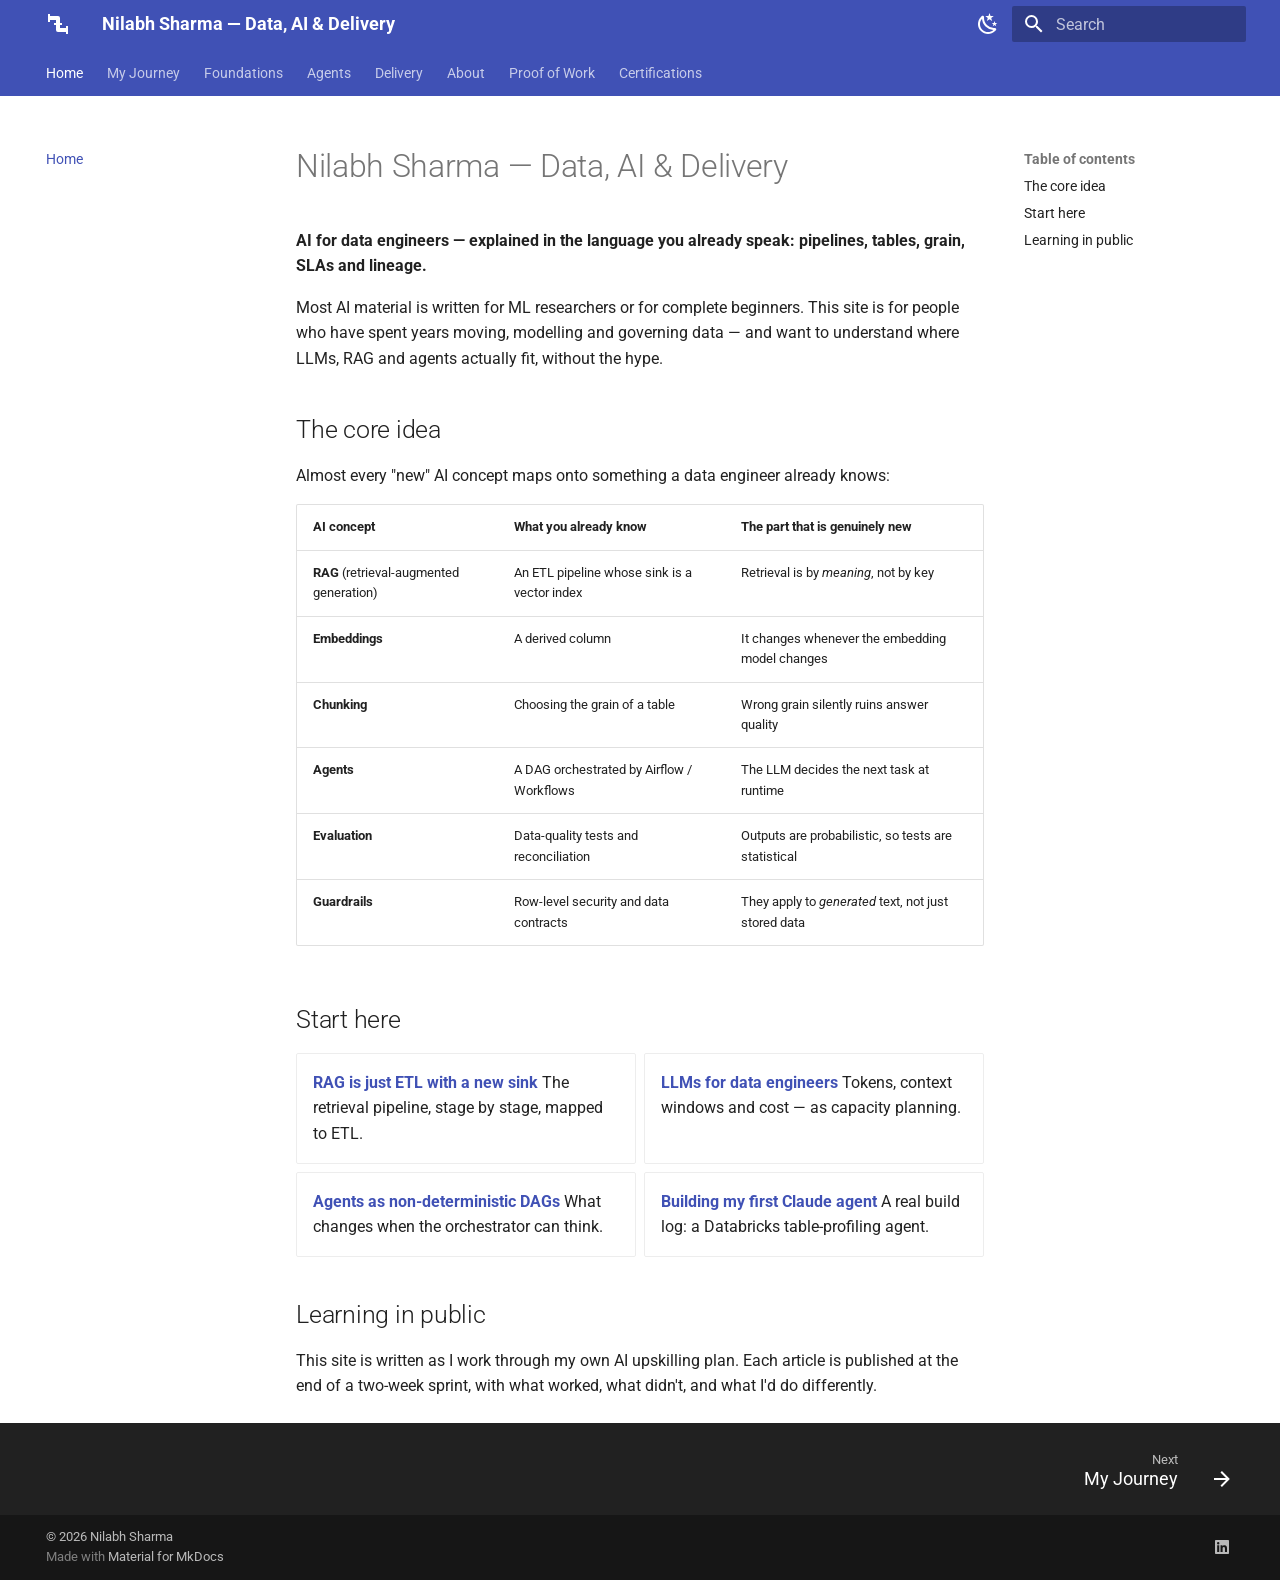
<file: index.html>
<!doctype html>
<html lang="en" class="no-js">
  <head>
    
      <meta charset="utf-8">
      <meta name="viewport" content="width=device-width,initial-scale=1">
      
        <meta name="description" content="AI explained in the language of pipelines, tables and SLAs.">
      
      
        <meta name="author" content="Nilabh Sharma">
      
      
      
      
        <link rel="next" href="journey/">
      
      
        
      
      
      <link rel="icon" href="assets/images/favicon.png">
      <meta name="generator" content="mkdocs-1.6.1, mkdocs-material-9.7.7">
    
    
      
        <title>Nilabh Sharma — Data, AI & Delivery</title>
      
    
    
      <link rel="stylesheet" href="assets/stylesheets/main.ec1eaa64.min.css">
      
        
        <link rel="stylesheet" href="assets/stylesheets/palette.ab4e12ef.min.css">
      
      


    
    
      
    
    
      
        
        
        <link rel="preconnect" href="https://fonts.gstatic.com" crossorigin>
        <link rel="stylesheet" href="https://fonts.googleapis.com/css?family=Roboto:300,300i,400,400i,700,700i%7CRoboto+Mono:400,400i,700,700i&display=fallback">
        <style>:root{--md-text-font:"Roboto";--md-code-font:"Roboto Mono"}</style>
      
    
    
      <link rel="stylesheet" href="stylesheets/extra.css">
    
    <script>__md_scope=new URL(".",location),__md_hash=e=>[...e].reduce(((e,_)=>(e<<5)-e+_.charCodeAt(0)),0),__md_get=(e,_=localStorage,t=__md_scope)=>JSON.parse(_.getItem(t.pathname+"."+e)),__md_set=(e,_,t=localStorage,a=__md_scope)=>{try{t.setItem(a.pathname+"."+e,JSON.stringify(_))}catch(e){}}</script>
    
      

    
    
  </head>
  
  
    
    
      
    
    
    
    
    <body dir="ltr" data-md-color-scheme="default" data-md-color-primary="indigo" data-md-color-accent="teal">
  
    
    <input class="md-toggle" data-md-toggle="drawer" type="checkbox" id="__drawer" autocomplete="off">
    <input class="md-toggle" data-md-toggle="search" type="checkbox" id="__search" autocomplete="off">
    <label class="md-overlay" for="__drawer"></label>
    <div data-md-component="skip">
      
        
        <a href="#nilabh-sharma-data-ai-delivery" class="md-skip">
          Skip to content
        </a>
      
    </div>
    <div data-md-component="announce">
      
    </div>
    
    
      

<header class="md-header" data-md-component="header">
  <nav class="md-header__inner md-grid" aria-label="Header">
    <a href="." title="Nilabh Sharma — Data, AI &amp; Delivery" class="md-header__button md-logo" aria-label="Nilabh Sharma — Data, AI & Delivery" data-md-component="logo">
      
  
  <svg xmlns="http://www.w3.org/2000/svg" viewBox="0 0 24 24"><path d="M22 14h-2v2h-6v-3h2v-2h-2V6a2 2 0 0 0-2-2H4V2H2v8h2V8h6v3H8v2h2v5a2 2 0 0 0 2 2h8v2h2"/></svg>

    </a>
    <label class="md-header__button md-icon" for="__drawer">
      
      <svg xmlns="http://www.w3.org/2000/svg" viewBox="0 0 24 24"><path d="M3 6h18v2H3zm0 5h18v2H3zm0 5h18v2H3z"/></svg>
    </label>
    <div class="md-header__title" data-md-component="header-title">
      <div class="md-header__ellipsis">
        <div class="md-header__topic">
          <span class="md-ellipsis">
            Nilabh Sharma — Data, AI & Delivery
          </span>
        </div>
        <div class="md-header__topic" data-md-component="header-topic">
          <span class="md-ellipsis">
            
              Home
            
          </span>
        </div>
      </div>
    </div>
    
      
        <form class="md-header__option" data-md-component="palette">
  
    
    
    
    <input class="md-option" data-md-color-media="(prefers-color-scheme: light)" data-md-color-scheme="default" data-md-color-primary="indigo" data-md-color-accent="teal"  aria-label="Switch to dark mode"  type="radio" name="__palette" id="__palette_0">
    
      <label class="md-header__button md-icon" title="Switch to dark mode" for="__palette_1" hidden>
        <svg xmlns="http://www.w3.org/2000/svg" viewBox="0 0 24 24"><path d="m17.75 4.09-2.53 1.94.91 3.06-2.63-1.81-2.63 1.81.91-3.06-2.53-1.94L12.44 4l1.06-3 1.06 3zm3.5 6.91-1.64 1.25.59 1.98-1.7-1.17-1.7 1.17.59-1.98L15.75 11l2.06-.05L18.5 9l.69 1.95zm-2.28 4.95c.83-.08 1.72 1.1 1.19 1.85-.32.45-.66.87-1.08 1.27C15.17 23 8.84 23 4.94 19.07c-3.91-3.9-3.91-10.24 0-14.14.4-.4.82-.76 1.27-1.08.75-.53 1.93.36 1.85 1.19-.27 2.86.69 5.83 2.89 8.02a9.96 9.96 0 0 0 8.02 2.89m-1.64 2.02a12.08 12.08 0 0 1-7.8-3.47c-2.17-2.19-3.33-5-3.49-7.82-2.81 3.14-2.7 7.96.31 10.98 3.02 3.01 7.84 3.12 10.98.31"/></svg>
      </label>
    
  
    
    
    
    <input class="md-option" data-md-color-media="(prefers-color-scheme: dark)" data-md-color-scheme="slate" data-md-color-primary="indigo" data-md-color-accent="teal"  aria-label="Switch to light mode"  type="radio" name="__palette" id="__palette_1">
    
      <label class="md-header__button md-icon" title="Switch to light mode" for="__palette_0" hidden>
        <svg xmlns="http://www.w3.org/2000/svg" viewBox="0 0 24 24"><path d="M12 7a5 5 0 0 1 5 5 5 5 0 0 1-5 5 5 5 0 0 1-5-5 5 5 0 0 1 5-5m0 2a3 3 0 0 0-3 3 3 3 0 0 0 3 3 3 3 0 0 0 3-3 3 3 0 0 0-3-3m0-7 2.39 3.42C13.65 5.15 12.84 5 12 5s-1.65.15-2.39.42zM3.34 7l4.16-.35A7.2 7.2 0 0 0 5.94 8.5c-.44.74-.69 1.5-.83 2.29zm.02 10 1.76-3.77a7.131 7.131 0 0 0 2.38 4.14zM20.65 7l-1.77 3.79a7.02 7.02 0 0 0-2.38-4.15zm-.01 10-4.14.36c.59-.51 1.12-1.14 1.54-1.86.42-.73.69-1.5.83-2.29zM12 22l-2.41-3.44c.74.27 1.55.44 2.41.44.82 0 1.63-.17 2.37-.44z"/></svg>
      </label>
    
  
</form>
      
    
    
      <script>var palette=__md_get("__palette");if(palette&&palette.color){if("(prefers-color-scheme)"===palette.color.media){var media=matchMedia("(prefers-color-scheme: light)"),input=document.querySelector(media.matches?"[data-md-color-media='(prefers-color-scheme: light)']":"[data-md-color-media='(prefers-color-scheme: dark)']");palette.color.media=input.getAttribute("data-md-color-media"),palette.color.scheme=input.getAttribute("data-md-color-scheme"),palette.color.primary=input.getAttribute("data-md-color-primary"),palette.color.accent=input.getAttribute("data-md-color-accent")}for(var[key,value]of Object.entries(palette.color))document.body.setAttribute("data-md-color-"+key,value)}</script>
    
    
    
      
      
        <label class="md-header__button md-icon" for="__search">
          
          <svg xmlns="http://www.w3.org/2000/svg" viewBox="0 0 24 24"><path d="M9.5 3A6.5 6.5 0 0 1 16 9.5c0 1.61-.59 3.09-1.56 4.23l.27.27h.79l5 5-1.5 1.5-5-5v-.79l-.27-.27A6.52 6.52 0 0 1 9.5 16 6.5 6.5 0 0 1 3 9.5 6.5 6.5 0 0 1 9.5 3m0 2C7 5 5 7 5 9.5S7 14 9.5 14 14 12 14 9.5 12 5 9.5 5"/></svg>
        </label>
        <div class="md-search" data-md-component="search" role="dialog">
  <label class="md-search__overlay" for="__search"></label>
  <div class="md-search__inner" role="search">
    <form class="md-search__form" name="search">
      <input type="text" class="md-search__input" name="query" aria-label="Search" placeholder="Search" autocapitalize="off" autocorrect="off" autocomplete="off" spellcheck="false" data-md-component="search-query" required>
      <label class="md-search__icon md-icon" for="__search">
        
        <svg xmlns="http://www.w3.org/2000/svg" viewBox="0 0 24 24"><path d="M9.5 3A6.5 6.5 0 0 1 16 9.5c0 1.61-.59 3.09-1.56 4.23l.27.27h.79l5 5-1.5 1.5-5-5v-.79l-.27-.27A6.52 6.52 0 0 1 9.5 16 6.5 6.5 0 0 1 3 9.5 6.5 6.5 0 0 1 9.5 3m0 2C7 5 5 7 5 9.5S7 14 9.5 14 14 12 14 9.5 12 5 9.5 5"/></svg>
        
        <svg xmlns="http://www.w3.org/2000/svg" viewBox="0 0 24 24"><path d="M20 11v2H8l5.5 5.5-1.42 1.42L4.16 12l7.92-7.92L13.5 5.5 8 11z"/></svg>
      </label>
      <nav class="md-search__options" aria-label="Search">
        
        <button type="reset" class="md-search__icon md-icon" title="Clear" aria-label="Clear" tabindex="-1">
          
          <svg xmlns="http://www.w3.org/2000/svg" viewBox="0 0 24 24"><path d="M19 6.41 17.59 5 12 10.59 6.41 5 5 6.41 10.59 12 5 17.59 6.41 19 12 13.41 17.59 19 19 17.59 13.41 12z"/></svg>
        </button>
      </nav>
      
        <div class="md-search__suggest" data-md-component="search-suggest"></div>
      
    </form>
    <div class="md-search__output">
      <div class="md-search__scrollwrap" tabindex="0" data-md-scrollfix>
        <div class="md-search-result" data-md-component="search-result">
          <div class="md-search-result__meta">
            Initializing search
          </div>
          <ol class="md-search-result__list" role="presentation"></ol>
        </div>
      </div>
    </div>
  </div>
</div>
      
    
    
  </nav>
  
</header>
    
    <div class="md-container" data-md-component="container">
      
      
        
          
            
<nav class="md-tabs" aria-label="Tabs" data-md-component="tabs">
  <div class="md-grid">
    <ul class="md-tabs__list">
      
        
  
  
  
    
  
  
    <li class="md-tabs__item md-tabs__item--active">
      <a href="." class="md-tabs__link">
        
  
  
    
  
  Home

      </a>
    </li>
  

      
        
  
  
  
  
    <li class="md-tabs__item">
      <a href="journey/" class="md-tabs__link">
        
  
  
    
  
  My Journey

      </a>
    </li>
  

      
        
  
  
  
  
    
    
      <li class="md-tabs__item">
        <a href="foundations/llms/" class="md-tabs__link">
          
  
  
  Foundations

        </a>
      </li>
    
  

      
        
  
  
  
  
    
    
      <li class="md-tabs__item">
        <a href="agents/overview/" class="md-tabs__link">
          
  
  
  Agents

        </a>
      </li>
    
  

      
        
  
  
  
  
    
    
      <li class="md-tabs__item">
        <a href="delivery/pm/" class="md-tabs__link">
          
  
  
  Delivery

        </a>
      </li>
    
  

      
        
  
  
  
  
    <li class="md-tabs__item">
      <a href="about/" class="md-tabs__link">
        
  
  
    
  
  About

      </a>
    </li>
  

      
        
  
  
  
  
    <li class="md-tabs__item">
      <a href="proof-of-work/" class="md-tabs__link">
        
  
  
    
  
  Proof of Work

      </a>
    </li>
  

      
        
  
  
  
  
    <li class="md-tabs__item">
      <a href="certifications/" class="md-tabs__link">
        
  
  
    
  
  Certifications

      </a>
    </li>
  

      
    </ul>
  </div>
</nav>
          
        
      
      <main class="md-main" data-md-component="main">
        <div class="md-main__inner md-grid">
          
            
              
              <div class="md-sidebar md-sidebar--primary" data-md-component="sidebar" data-md-type="navigation" >
                <div class="md-sidebar__scrollwrap">
                  <div class="md-sidebar__inner">
                    


  


<nav class="md-nav md-nav--primary md-nav--lifted" aria-label="Navigation" data-md-level="0">
  <label class="md-nav__title" for="__drawer">
    <a href="." title="Nilabh Sharma — Data, AI &amp; Delivery" class="md-nav__button md-logo" aria-label="Nilabh Sharma — Data, AI & Delivery" data-md-component="logo">
      
  
  <svg xmlns="http://www.w3.org/2000/svg" viewBox="0 0 24 24"><path d="M22 14h-2v2h-6v-3h2v-2h-2V6a2 2 0 0 0-2-2H4V2H2v8h2V8h6v3H8v2h2v5a2 2 0 0 0 2 2h8v2h2"/></svg>

    </a>
    Nilabh Sharma — Data, AI & Delivery
  </label>
  
  <ul class="md-nav__list" data-md-scrollfix>
    
      
      
  
  
    
  
  
  
    <li class="md-nav__item md-nav__item--active">
      
      <input class="md-nav__toggle md-toggle" type="checkbox" id="__toc">
      
      
        
      
      
        <label class="md-nav__link md-nav__link--active" for="__toc">
          
  
  
  <span class="md-ellipsis">
    
  
    Home
  

    
  </span>
  
  

          <span class="md-nav__icon md-icon"></span>
        </label>
      
      <a href="." class="md-nav__link md-nav__link--active">
        
  
  
  <span class="md-ellipsis">
    
  
    Home
  

    
  </span>
  
  

      </a>
      
        

<nav class="md-nav md-nav--secondary" aria-label="Table of contents">
  
  
  
    
  
  
    <label class="md-nav__title" for="__toc">
      <span class="md-nav__icon md-icon"></span>
      Table of contents
    </label>
    <ul class="md-nav__list" data-md-component="toc" data-md-scrollfix>
      
        <li class="md-nav__item">
  <a href="#the-core-idea" class="md-nav__link">
    <span class="md-ellipsis">
      
        The core idea
      
    </span>
  </a>
  
</li>
      
        <li class="md-nav__item">
  <a href="#start-here" class="md-nav__link">
    <span class="md-ellipsis">
      
        Start here
      
    </span>
  </a>
  
</li>
      
        <li class="md-nav__item">
  <a href="#learning-in-public" class="md-nav__link">
    <span class="md-ellipsis">
      
        Learning in public
      
    </span>
  </a>
  
</li>
      
    </ul>
  
</nav>
      
    </li>
  

    
      
      
  
  
  
  
    <li class="md-nav__item">
      <a href="journey/" class="md-nav__link">
        
  
  
  <span class="md-ellipsis">
    
  
    My Journey
  

    
  </span>
  
  

      </a>
    </li>
  

    
      
      
  
  
  
  
    
    
    
    
      
      
        
      
    
    
    <li class="md-nav__item md-nav__item--nested">
      
        
        
        <input class="md-nav__toggle md-toggle " type="checkbox" id="__nav_3" >
        
          
          <label class="md-nav__link" for="__nav_3" id="__nav_3_label" tabindex="0">
            
  
  
  <span class="md-ellipsis">
    
  
    Foundations
  

    
  </span>
  
  

            <span class="md-nav__icon md-icon"></span>
          </label>
        
        <nav class="md-nav" data-md-level="1" aria-labelledby="__nav_3_label" aria-expanded="false">
          <label class="md-nav__title" for="__nav_3">
            <span class="md-nav__icon md-icon"></span>
            
  
    Foundations
  

          </label>
          <ul class="md-nav__list" data-md-scrollfix>
            
              
                
  
  
  
  
    <li class="md-nav__item">
      <a href="foundations/llms/" class="md-nav__link">
        
  
  
  <span class="md-ellipsis">
    
  
    LLMs for data engineers
  

    
  </span>
  
  

      </a>
    </li>
  

              
            
              
                
  
  
  
  
    <li class="md-nav__item">
      <a href="foundations/rag/" class="md-nav__link">
        
  
  
  <span class="md-ellipsis">
    
  
    RAG is just ETL with a new sink
  

    
  </span>
  
  

      </a>
    </li>
  

              
            
          </ul>
        </nav>
      
    </li>
  

    
      
      
  
  
  
  
    
    
    
    
      
      
        
      
    
    
    <li class="md-nav__item md-nav__item--nested">
      
        
        
        <input class="md-nav__toggle md-toggle " type="checkbox" id="__nav_4" >
        
          
          <label class="md-nav__link" for="__nav_4" id="__nav_4_label" tabindex="0">
            
  
  
  <span class="md-ellipsis">
    
  
    Agents
  

    
  </span>
  
  

            <span class="md-nav__icon md-icon"></span>
          </label>
        
        <nav class="md-nav" data-md-level="1" aria-labelledby="__nav_4_label" aria-expanded="false">
          <label class="md-nav__title" for="__nav_4">
            <span class="md-nav__icon md-icon"></span>
            
  
    Agents
  

          </label>
          <ul class="md-nav__list" data-md-scrollfix>
            
              
                
  
  
  
  
    <li class="md-nav__item">
      <a href="agents/overview/" class="md-nav__link">
        
  
  
  <span class="md-ellipsis">
    
  
    Agents as non-deterministic DAGs
  

    
  </span>
  
  

      </a>
    </li>
  

              
            
              
                
  
  
  
  
    <li class="md-nav__item">
      <a href="agents/first-agent/" class="md-nav__link">
        
  
  
  <span class="md-ellipsis">
    
  
    Building my first Claude agent
  

    
  </span>
  
  

      </a>
    </li>
  

              
            
          </ul>
        </nav>
      
    </li>
  

    
      
      
  
  
  
  
    
    
    
    
      
      
        
      
    
    
    <li class="md-nav__item md-nav__item--nested">
      
        
        
        <input class="md-nav__toggle md-toggle " type="checkbox" id="__nav_5" >
        
          
          <label class="md-nav__link" for="__nav_5" id="__nav_5_label" tabindex="0">
            
  
  
  <span class="md-ellipsis">
    
  
    Delivery
  

    
  </span>
  
  

            <span class="md-nav__icon md-icon"></span>
          </label>
        
        <nav class="md-nav" data-md-level="1" aria-labelledby="__nav_5_label" aria-expanded="false">
          <label class="md-nav__title" for="__nav_5">
            <span class="md-nav__icon md-icon"></span>
            
  
    Delivery
  

          </label>
          <ul class="md-nav__list" data-md-scrollfix>
            
              
                
  
  
  
  
    <li class="md-nav__item">
      <a href="delivery/pm/" class="md-nav__link">
        
  
  
  <span class="md-ellipsis">
    
  
    Managing AI projects
  

    
  </span>
  
  

      </a>
    </li>
  

              
            
          </ul>
        </nav>
      
    </li>
  

    
      
      
  
  
  
  
    <li class="md-nav__item">
      <a href="about/" class="md-nav__link">
        
  
  
  <span class="md-ellipsis">
    
  
    About
  

    
  </span>
  
  

      </a>
    </li>
  

    
      
      
  
  
  
  
    <li class="md-nav__item">
      <a href="proof-of-work/" class="md-nav__link">
        
  
  
  <span class="md-ellipsis">
    
  
    Proof of Work
  

    
  </span>
  
  

      </a>
    </li>
  

    
      
      
  
  
  
  
    <li class="md-nav__item">
      <a href="certifications/" class="md-nav__link">
        
  
  
  <span class="md-ellipsis">
    
  
    Certifications
  

    
  </span>
  
  

      </a>
    </li>
  

    
  </ul>
</nav>
                  </div>
                </div>
              </div>
            
            
              
              <div class="md-sidebar md-sidebar--secondary" data-md-component="sidebar" data-md-type="toc" >
                <div class="md-sidebar__scrollwrap">
                  <div class="md-sidebar__inner">
                    

<nav class="md-nav md-nav--secondary" aria-label="Table of contents">
  
  
  
    
  
  
    <label class="md-nav__title" for="__toc">
      <span class="md-nav__icon md-icon"></span>
      Table of contents
    </label>
    <ul class="md-nav__list" data-md-component="toc" data-md-scrollfix>
      
        <li class="md-nav__item">
  <a href="#the-core-idea" class="md-nav__link">
    <span class="md-ellipsis">
      
        The core idea
      
    </span>
  </a>
  
</li>
      
        <li class="md-nav__item">
  <a href="#start-here" class="md-nav__link">
    <span class="md-ellipsis">
      
        Start here
      
    </span>
  </a>
  
</li>
      
        <li class="md-nav__item">
  <a href="#learning-in-public" class="md-nav__link">
    <span class="md-ellipsis">
      
        Learning in public
      
    </span>
  </a>
  
</li>
      
    </ul>
  
</nav>
                  </div>
                </div>
              </div>
            
          
          
            <div class="md-content" data-md-component="content">
              
              <article class="md-content__inner md-typeset">
                
                  



<h1 id="nilabh-sharma-data-ai-delivery">Nilabh Sharma — Data, AI &amp; Delivery<a class="headerlink" href="#nilabh-sharma-data-ai-delivery" title="Permanent link">&para;</a></h1>
<p><strong>AI for data engineers — explained in the language you already speak: pipelines, tables, grain, SLAs and lineage.</strong></p>
<p>Most AI material is written for ML researchers or for complete beginners. This site is for people who have spent years moving, modelling and governing data — and want to understand where LLMs, RAG and agents actually fit, without the hype.</p>
<h2 id="the-core-idea">The core idea<a class="headerlink" href="#the-core-idea" title="Permanent link">&para;</a></h2>
<p>Almost every "new" AI concept maps onto something a data engineer already knows:</p>
<table>
<thead>
<tr>
<th>AI concept</th>
<th>What you already know</th>
<th>The part that is genuinely new</th>
</tr>
</thead>
<tbody>
<tr>
<td><strong>RAG</strong> (retrieval-augmented generation)</td>
<td>An ETL pipeline whose sink is a vector index</td>
<td>Retrieval is by <em>meaning</em>, not by key</td>
</tr>
<tr>
<td><strong>Embeddings</strong></td>
<td>A derived column</td>
<td>It changes whenever the embedding model changes</td>
</tr>
<tr>
<td><strong>Chunking</strong></td>
<td>Choosing the grain of a table</td>
<td>Wrong grain silently ruins answer quality</td>
</tr>
<tr>
<td><strong>Agents</strong></td>
<td>A DAG orchestrated by Airflow / Workflows</td>
<td>The LLM decides the next task at runtime</td>
</tr>
<tr>
<td><strong>Evaluation</strong></td>
<td>Data-quality tests and reconciliation</td>
<td>Outputs are probabilistic, so tests are statistical</td>
</tr>
<tr>
<td><strong>Guardrails</strong></td>
<td>Row-level security and data contracts</td>
<td>They apply to <em>generated</em> text, not just stored data</td>
</tr>
</tbody>
</table>
<h2 id="start-here">Start here<a class="headerlink" href="#start-here" title="Permanent link">&para;</a></h2>
<div class="grid cards">
<ul>
<li>
<p><strong><a href="foundations/rag/">RAG is just ETL with a new sink</a></strong>
  The retrieval pipeline, stage by stage, mapped to ETL.</p>
</li>
<li>
<p><strong><a href="foundations/llms/">LLMs for data engineers</a></strong>
  Tokens, context windows and cost — as capacity planning.</p>
</li>
<li>
<p><strong><a href="agents/overview/">Agents as non-deterministic DAGs</a></strong>
  What changes when the orchestrator can think.</p>
</li>
<li>
<p><strong><a href="agents/first-agent/">Building my first Claude agent</a></strong>
  A real build log: a Databricks table-profiling agent.</p>
</li>
</ul>
</div>
<h2 id="learning-in-public">Learning in public<a class="headerlink" href="#learning-in-public" title="Permanent link">&para;</a></h2>
<p>This site is written as I work through my own AI upskilling plan. Each article is published at the end of a two-week sprint, with what worked, what didn't, and what I'd do differently.</p>












                
              </article>
            </div>
          
          
<script>var target=document.getElementById(location.hash.slice(1));target&&target.name&&(target.checked=target.name.startsWith("__tabbed_"))</script>
        </div>
        
          <button type="button" class="md-top md-icon" data-md-component="top" hidden>
  
  <svg xmlns="http://www.w3.org/2000/svg" viewBox="0 0 24 24"><path d="M13 20h-2V8l-5.5 5.5-1.42-1.42L12 4.16l7.92 7.92-1.42 1.42L13 8z"/></svg>
  Back to top
</button>
        
      </main>
      
        <footer class="md-footer">
  
    
      
      <nav class="md-footer__inner md-grid" aria-label="Footer" >
        
        
          
          <a href="journey/" class="md-footer__link md-footer__link--next" aria-label="Next: My Journey">
            <div class="md-footer__title">
              <span class="md-footer__direction">
                Next
              </span>
              <div class="md-ellipsis">
                My Journey
              </div>
            </div>
            <div class="md-footer__button md-icon">
              
              <svg xmlns="http://www.w3.org/2000/svg" viewBox="0 0 24 24"><path d="M4 11v2h12l-5.5 5.5 1.42 1.42L19.84 12l-7.92-7.92L10.5 5.5 16 11z"/></svg>
            </div>
          </a>
        
      </nav>
    
  
  <div class="md-footer-meta md-typeset">
    <div class="md-footer-meta__inner md-grid">
      <div class="md-copyright">
  
    <div class="md-copyright__highlight">
      © 2026 Nilabh Sharma
    </div>
  
  
    Made with
    <a href="https://squidfunk.github.io/mkdocs-material/" target="_blank" rel="noopener">
      Material for MkDocs
    </a>
  
</div>
      
        
<div class="md-social">
  
    
    
    
    
      
      
    
    <a href="https://www.linkedin.com/in/nilabhsharma" target="_blank" rel="noopener" title="www.linkedin.com" class="md-social__link">
      <svg xmlns="http://www.w3.org/2000/svg" viewBox="0 0 448 512"><!--! Font Awesome Free 7.1.0 by @fontawesome - https://fontawesome.com License - https://fontawesome.com/license/free (Icons: CC BY 4.0, Fonts: SIL OFL 1.1, Code: MIT License) Copyright 2025 Fonticons, Inc.--><path d="M416 32H31.9C14.3 32 0 46.5 0 64.3v383.4C0 465.5 14.3 480 31.9 480H416c17.6 0 32-14.5 32-32.3V64.3c0-17.8-14.4-32.3-32-32.3M135.4 416H69V202.2h66.5V416zM102.2 96a38.5 38.5 0 1 1 0 77 38.5 38.5 0 1 1 0-77m282.1 320h-66.4V312c0-24.8-.5-56.7-34.5-56.7-34.6 0-39.9 27-39.9 54.9V416h-66.4V202.2h63.7v29.2h.9c8.9-16.8 30.6-34.5 62.9-34.5 67.2 0 79.7 44.3 79.7 101.9z"/></svg>
    </a>
  
</div>
      
    </div>
  </div>
</footer>
      
    </div>
    <div class="md-dialog" data-md-component="dialog">
      <div class="md-dialog__inner md-typeset"></div>
    </div>
    
    
    
      
      
      <script id="__config" type="application/json">{"annotate": null, "base": ".", "features": ["navigation.tabs", "navigation.sections", "navigation.top", "navigation.footer", "search.suggest", "search.highlight", "content.code.copy", "content.code.annotate"], "search": "assets/javascripts/workers/search.2c215733.min.js", "tags": null, "translations": {"clipboard.copied": "Copied to clipboard", "clipboard.copy": "Copy to clipboard", "search.result.more.one": "1 more on this page", "search.result.more.other": "# more on this page", "search.result.none": "No matching documents", "search.result.one": "1 matching document", "search.result.other": "# matching documents", "search.result.placeholder": "Type to start searching", "search.result.term.missing": "Missing", "select.version": "Select version"}, "version": null}</script>
    
    
      <script src="assets/javascripts/bundle.d7400e89.min.js"></script>
      
    
  </body>
</html>
</file>
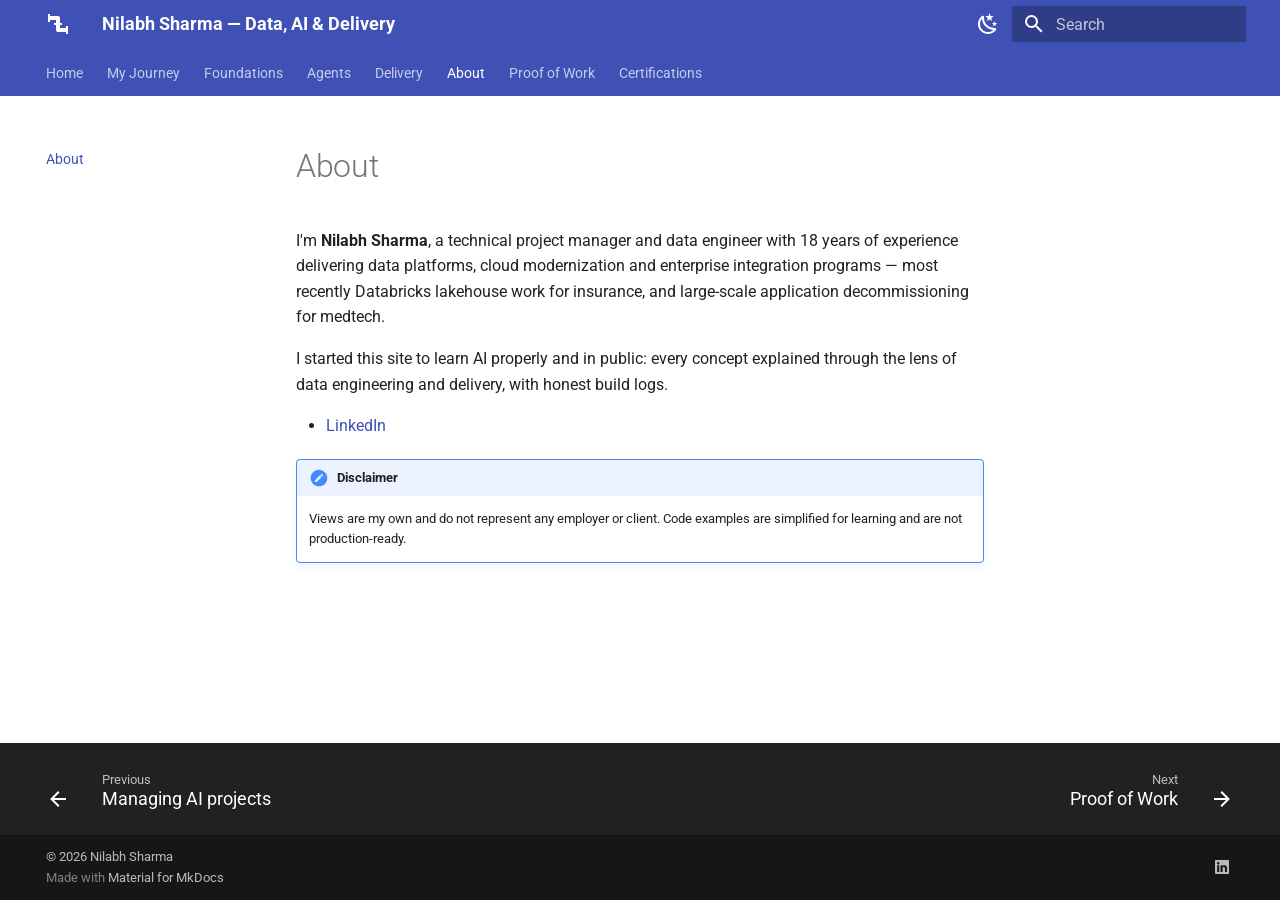
<file: about/index.html>
<!doctype html>
<html lang="en" class="no-js">
  <head>
    
      <meta charset="utf-8">
      <meta name="viewport" content="width=device-width,initial-scale=1">
      
        <meta name="description" content="AI explained in the language of pipelines, tables and SLAs.">
      
      
        <meta name="author" content="Nilabh Sharma">
      
      
      
        <link rel="prev" href="../delivery/pm/">
      
      
        <link rel="next" href="../proof-of-work/">
      
      
        
      
      
      <link rel="icon" href="../assets/images/favicon.png">
      <meta name="generator" content="mkdocs-1.6.1, mkdocs-material-9.7.7">
    
    
      
        <title>About - Nilabh Sharma — Data, AI & Delivery</title>
      
    
    
      <link rel="stylesheet" href="../assets/stylesheets/main.ec1eaa64.min.css">
      
        
        <link rel="stylesheet" href="../assets/stylesheets/palette.ab4e12ef.min.css">
      
      


    
    
      
    
    
      
        
        
        <link rel="preconnect" href="https://fonts.gstatic.com" crossorigin>
        <link rel="stylesheet" href="https://fonts.googleapis.com/css?family=Roboto:300,300i,400,400i,700,700i%7CRoboto+Mono:400,400i,700,700i&display=fallback">
        <style>:root{--md-text-font:"Roboto";--md-code-font:"Roboto Mono"}</style>
      
    
    
      <link rel="stylesheet" href="../stylesheets/extra.css">
    
    <script>__md_scope=new URL("..",location),__md_hash=e=>[...e].reduce(((e,_)=>(e<<5)-e+_.charCodeAt(0)),0),__md_get=(e,_=localStorage,t=__md_scope)=>JSON.parse(_.getItem(t.pathname+"."+e)),__md_set=(e,_,t=localStorage,a=__md_scope)=>{try{t.setItem(a.pathname+"."+e,JSON.stringify(_))}catch(e){}}</script>
    
      

    
    
  </head>
  
  
    
    
      
    
    
    
    
    <body dir="ltr" data-md-color-scheme="default" data-md-color-primary="indigo" data-md-color-accent="teal">
  
    
    <input class="md-toggle" data-md-toggle="drawer" type="checkbox" id="__drawer" autocomplete="off">
    <input class="md-toggle" data-md-toggle="search" type="checkbox" id="__search" autocomplete="off">
    <label class="md-overlay" for="__drawer"></label>
    <div data-md-component="skip">
      
        
        <a href="#about" class="md-skip">
          Skip to content
        </a>
      
    </div>
    <div data-md-component="announce">
      
    </div>
    
    
      

<header class="md-header" data-md-component="header">
  <nav class="md-header__inner md-grid" aria-label="Header">
    <a href=".." title="Nilabh Sharma — Data, AI &amp; Delivery" class="md-header__button md-logo" aria-label="Nilabh Sharma — Data, AI & Delivery" data-md-component="logo">
      
  
  <svg xmlns="http://www.w3.org/2000/svg" viewBox="0 0 24 24"><path d="M22 14h-2v2h-6v-3h2v-2h-2V6a2 2 0 0 0-2-2H4V2H2v8h2V8h6v3H8v2h2v5a2 2 0 0 0 2 2h8v2h2"/></svg>

    </a>
    <label class="md-header__button md-icon" for="__drawer">
      
      <svg xmlns="http://www.w3.org/2000/svg" viewBox="0 0 24 24"><path d="M3 6h18v2H3zm0 5h18v2H3zm0 5h18v2H3z"/></svg>
    </label>
    <div class="md-header__title" data-md-component="header-title">
      <div class="md-header__ellipsis">
        <div class="md-header__topic">
          <span class="md-ellipsis">
            Nilabh Sharma — Data, AI & Delivery
          </span>
        </div>
        <div class="md-header__topic" data-md-component="header-topic">
          <span class="md-ellipsis">
            
              About
            
          </span>
        </div>
      </div>
    </div>
    
      
        <form class="md-header__option" data-md-component="palette">
  
    
    
    
    <input class="md-option" data-md-color-media="(prefers-color-scheme: light)" data-md-color-scheme="default" data-md-color-primary="indigo" data-md-color-accent="teal"  aria-label="Switch to dark mode"  type="radio" name="__palette" id="__palette_0">
    
      <label class="md-header__button md-icon" title="Switch to dark mode" for="__palette_1" hidden>
        <svg xmlns="http://www.w3.org/2000/svg" viewBox="0 0 24 24"><path d="m17.75 4.09-2.53 1.94.91 3.06-2.63-1.81-2.63 1.81.91-3.06-2.53-1.94L12.44 4l1.06-3 1.06 3zm3.5 6.91-1.64 1.25.59 1.98-1.7-1.17-1.7 1.17.59-1.98L15.75 11l2.06-.05L18.5 9l.69 1.95zm-2.28 4.95c.83-.08 1.72 1.1 1.19 1.85-.32.45-.66.87-1.08 1.27C15.17 23 8.84 23 4.94 19.07c-3.91-3.9-3.91-10.24 0-14.14.4-.4.82-.76 1.27-1.08.75-.53 1.93.36 1.85 1.19-.27 2.86.69 5.83 2.89 8.02a9.96 9.96 0 0 0 8.02 2.89m-1.64 2.02a12.08 12.08 0 0 1-7.8-3.47c-2.17-2.19-3.33-5-3.49-7.82-2.81 3.14-2.7 7.96.31 10.98 3.02 3.01 7.84 3.12 10.98.31"/></svg>
      </label>
    
  
    
    
    
    <input class="md-option" data-md-color-media="(prefers-color-scheme: dark)" data-md-color-scheme="slate" data-md-color-primary="indigo" data-md-color-accent="teal"  aria-label="Switch to light mode"  type="radio" name="__palette" id="__palette_1">
    
      <label class="md-header__button md-icon" title="Switch to light mode" for="__palette_0" hidden>
        <svg xmlns="http://www.w3.org/2000/svg" viewBox="0 0 24 24"><path d="M12 7a5 5 0 0 1 5 5 5 5 0 0 1-5 5 5 5 0 0 1-5-5 5 5 0 0 1 5-5m0 2a3 3 0 0 0-3 3 3 3 0 0 0 3 3 3 3 0 0 0 3-3 3 3 0 0 0-3-3m0-7 2.39 3.42C13.65 5.15 12.84 5 12 5s-1.65.15-2.39.42zM3.34 7l4.16-.35A7.2 7.2 0 0 0 5.94 8.5c-.44.74-.69 1.5-.83 2.29zm.02 10 1.76-3.77a7.131 7.131 0 0 0 2.38 4.14zM20.65 7l-1.77 3.79a7.02 7.02 0 0 0-2.38-4.15zm-.01 10-4.14.36c.59-.51 1.12-1.14 1.54-1.86.42-.73.69-1.5.83-2.29zM12 22l-2.41-3.44c.74.27 1.55.44 2.41.44.82 0 1.63-.17 2.37-.44z"/></svg>
      </label>
    
  
</form>
      
    
    
      <script>var palette=__md_get("__palette");if(palette&&palette.color){if("(prefers-color-scheme)"===palette.color.media){var media=matchMedia("(prefers-color-scheme: light)"),input=document.querySelector(media.matches?"[data-md-color-media='(prefers-color-scheme: light)']":"[data-md-color-media='(prefers-color-scheme: dark)']");palette.color.media=input.getAttribute("data-md-color-media"),palette.color.scheme=input.getAttribute("data-md-color-scheme"),palette.color.primary=input.getAttribute("data-md-color-primary"),palette.color.accent=input.getAttribute("data-md-color-accent")}for(var[key,value]of Object.entries(palette.color))document.body.setAttribute("data-md-color-"+key,value)}</script>
    
    
    
      
      
        <label class="md-header__button md-icon" for="__search">
          
          <svg xmlns="http://www.w3.org/2000/svg" viewBox="0 0 24 24"><path d="M9.5 3A6.5 6.5 0 0 1 16 9.5c0 1.61-.59 3.09-1.56 4.23l.27.27h.79l5 5-1.5 1.5-5-5v-.79l-.27-.27A6.52 6.52 0 0 1 9.5 16 6.5 6.5 0 0 1 3 9.5 6.5 6.5 0 0 1 9.5 3m0 2C7 5 5 7 5 9.5S7 14 9.5 14 14 12 14 9.5 12 5 9.5 5"/></svg>
        </label>
        <div class="md-search" data-md-component="search" role="dialog">
  <label class="md-search__overlay" for="__search"></label>
  <div class="md-search__inner" role="search">
    <form class="md-search__form" name="search">
      <input type="text" class="md-search__input" name="query" aria-label="Search" placeholder="Search" autocapitalize="off" autocorrect="off" autocomplete="off" spellcheck="false" data-md-component="search-query" required>
      <label class="md-search__icon md-icon" for="__search">
        
        <svg xmlns="http://www.w3.org/2000/svg" viewBox="0 0 24 24"><path d="M9.5 3A6.5 6.5 0 0 1 16 9.5c0 1.61-.59 3.09-1.56 4.23l.27.27h.79l5 5-1.5 1.5-5-5v-.79l-.27-.27A6.52 6.52 0 0 1 9.5 16 6.5 6.5 0 0 1 3 9.5 6.5 6.5 0 0 1 9.5 3m0 2C7 5 5 7 5 9.5S7 14 9.5 14 14 12 14 9.5 12 5 9.5 5"/></svg>
        
        <svg xmlns="http://www.w3.org/2000/svg" viewBox="0 0 24 24"><path d="M20 11v2H8l5.5 5.5-1.42 1.42L4.16 12l7.92-7.92L13.5 5.5 8 11z"/></svg>
      </label>
      <nav class="md-search__options" aria-label="Search">
        
        <button type="reset" class="md-search__icon md-icon" title="Clear" aria-label="Clear" tabindex="-1">
          
          <svg xmlns="http://www.w3.org/2000/svg" viewBox="0 0 24 24"><path d="M19 6.41 17.59 5 12 10.59 6.41 5 5 6.41 10.59 12 5 17.59 6.41 19 12 13.41 17.59 19 19 17.59 13.41 12z"/></svg>
        </button>
      </nav>
      
        <div class="md-search__suggest" data-md-component="search-suggest"></div>
      
    </form>
    <div class="md-search__output">
      <div class="md-search__scrollwrap" tabindex="0" data-md-scrollfix>
        <div class="md-search-result" data-md-component="search-result">
          <div class="md-search-result__meta">
            Initializing search
          </div>
          <ol class="md-search-result__list" role="presentation"></ol>
        </div>
      </div>
    </div>
  </div>
</div>
      
    
    
  </nav>
  
</header>
    
    <div class="md-container" data-md-component="container">
      
      
        
          
            
<nav class="md-tabs" aria-label="Tabs" data-md-component="tabs">
  <div class="md-grid">
    <ul class="md-tabs__list">
      
        
  
  
  
  
    <li class="md-tabs__item">
      <a href=".." class="md-tabs__link">
        
  
  
    
  
  Home

      </a>
    </li>
  

      
        
  
  
  
  
    <li class="md-tabs__item">
      <a href="../journey/" class="md-tabs__link">
        
  
  
    
  
  My Journey

      </a>
    </li>
  

      
        
  
  
  
  
    
    
      <li class="md-tabs__item">
        <a href="../foundations/llms/" class="md-tabs__link">
          
  
  
  Foundations

        </a>
      </li>
    
  

      
        
  
  
  
  
    
    
      <li class="md-tabs__item">
        <a href="../agents/overview/" class="md-tabs__link">
          
  
  
  Agents

        </a>
      </li>
    
  

      
        
  
  
  
  
    
    
      <li class="md-tabs__item">
        <a href="../delivery/pm/" class="md-tabs__link">
          
  
  
  Delivery

        </a>
      </li>
    
  

      
        
  
  
  
    
  
  
    <li class="md-tabs__item md-tabs__item--active">
      <a href="./" class="md-tabs__link">
        
  
  
    
  
  About

      </a>
    </li>
  

      
        
  
  
  
  
    <li class="md-tabs__item">
      <a href="../proof-of-work/" class="md-tabs__link">
        
  
  
    
  
  Proof of Work

      </a>
    </li>
  

      
        
  
  
  
  
    <li class="md-tabs__item">
      <a href="../certifications/" class="md-tabs__link">
        
  
  
    
  
  Certifications

      </a>
    </li>
  

      
    </ul>
  </div>
</nav>
          
        
      
      <main class="md-main" data-md-component="main">
        <div class="md-main__inner md-grid">
          
            
              
              <div class="md-sidebar md-sidebar--primary" data-md-component="sidebar" data-md-type="navigation" >
                <div class="md-sidebar__scrollwrap">
                  <div class="md-sidebar__inner">
                    


  


<nav class="md-nav md-nav--primary md-nav--lifted" aria-label="Navigation" data-md-level="0">
  <label class="md-nav__title" for="__drawer">
    <a href=".." title="Nilabh Sharma — Data, AI &amp; Delivery" class="md-nav__button md-logo" aria-label="Nilabh Sharma — Data, AI & Delivery" data-md-component="logo">
      
  
  <svg xmlns="http://www.w3.org/2000/svg" viewBox="0 0 24 24"><path d="M22 14h-2v2h-6v-3h2v-2h-2V6a2 2 0 0 0-2-2H4V2H2v8h2V8h6v3H8v2h2v5a2 2 0 0 0 2 2h8v2h2"/></svg>

    </a>
    Nilabh Sharma — Data, AI & Delivery
  </label>
  
  <ul class="md-nav__list" data-md-scrollfix>
    
      
      
  
  
  
  
    <li class="md-nav__item">
      <a href=".." class="md-nav__link">
        
  
  
  <span class="md-ellipsis">
    
  
    Home
  

    
  </span>
  
  

      </a>
    </li>
  

    
      
      
  
  
  
  
    <li class="md-nav__item">
      <a href="../journey/" class="md-nav__link">
        
  
  
  <span class="md-ellipsis">
    
  
    My Journey
  

    
  </span>
  
  

      </a>
    </li>
  

    
      
      
  
  
  
  
    
    
    
    
      
      
        
      
    
    
    <li class="md-nav__item md-nav__item--nested">
      
        
        
        <input class="md-nav__toggle md-toggle " type="checkbox" id="__nav_3" >
        
          
          <label class="md-nav__link" for="__nav_3" id="__nav_3_label" tabindex="0">
            
  
  
  <span class="md-ellipsis">
    
  
    Foundations
  

    
  </span>
  
  

            <span class="md-nav__icon md-icon"></span>
          </label>
        
        <nav class="md-nav" data-md-level="1" aria-labelledby="__nav_3_label" aria-expanded="false">
          <label class="md-nav__title" for="__nav_3">
            <span class="md-nav__icon md-icon"></span>
            
  
    Foundations
  

          </label>
          <ul class="md-nav__list" data-md-scrollfix>
            
              
                
  
  
  
  
    <li class="md-nav__item">
      <a href="../foundations/llms/" class="md-nav__link">
        
  
  
  <span class="md-ellipsis">
    
  
    LLMs for data engineers
  

    
  </span>
  
  

      </a>
    </li>
  

              
            
              
                
  
  
  
  
    <li class="md-nav__item">
      <a href="../foundations/rag/" class="md-nav__link">
        
  
  
  <span class="md-ellipsis">
    
  
    RAG is just ETL with a new sink
  

    
  </span>
  
  

      </a>
    </li>
  

              
            
          </ul>
        </nav>
      
    </li>
  

    
      
      
  
  
  
  
    
    
    
    
      
      
        
      
    
    
    <li class="md-nav__item md-nav__item--nested">
      
        
        
        <input class="md-nav__toggle md-toggle " type="checkbox" id="__nav_4" >
        
          
          <label class="md-nav__link" for="__nav_4" id="__nav_4_label" tabindex="0">
            
  
  
  <span class="md-ellipsis">
    
  
    Agents
  

    
  </span>
  
  

            <span class="md-nav__icon md-icon"></span>
          </label>
        
        <nav class="md-nav" data-md-level="1" aria-labelledby="__nav_4_label" aria-expanded="false">
          <label class="md-nav__title" for="__nav_4">
            <span class="md-nav__icon md-icon"></span>
            
  
    Agents
  

          </label>
          <ul class="md-nav__list" data-md-scrollfix>
            
              
                
  
  
  
  
    <li class="md-nav__item">
      <a href="../agents/overview/" class="md-nav__link">
        
  
  
  <span class="md-ellipsis">
    
  
    Agents as non-deterministic DAGs
  

    
  </span>
  
  

      </a>
    </li>
  

              
            
              
                
  
  
  
  
    <li class="md-nav__item">
      <a href="../agents/first-agent/" class="md-nav__link">
        
  
  
  <span class="md-ellipsis">
    
  
    Building my first Claude agent
  

    
  </span>
  
  

      </a>
    </li>
  

              
            
          </ul>
        </nav>
      
    </li>
  

    
      
      
  
  
  
  
    
    
    
    
      
      
        
      
    
    
    <li class="md-nav__item md-nav__item--nested">
      
        
        
        <input class="md-nav__toggle md-toggle " type="checkbox" id="__nav_5" >
        
          
          <label class="md-nav__link" for="__nav_5" id="__nav_5_label" tabindex="0">
            
  
  
  <span class="md-ellipsis">
    
  
    Delivery
  

    
  </span>
  
  

            <span class="md-nav__icon md-icon"></span>
          </label>
        
        <nav class="md-nav" data-md-level="1" aria-labelledby="__nav_5_label" aria-expanded="false">
          <label class="md-nav__title" for="__nav_5">
            <span class="md-nav__icon md-icon"></span>
            
  
    Delivery
  

          </label>
          <ul class="md-nav__list" data-md-scrollfix>
            
              
                
  
  
  
  
    <li class="md-nav__item">
      <a href="../delivery/pm/" class="md-nav__link">
        
  
  
  <span class="md-ellipsis">
    
  
    Managing AI projects
  

    
  </span>
  
  

      </a>
    </li>
  

              
            
          </ul>
        </nav>
      
    </li>
  

    
      
      
  
  
    
  
  
  
    <li class="md-nav__item md-nav__item--active">
      
      <input class="md-nav__toggle md-toggle" type="checkbox" id="__toc">
      
      
        
      
      
      <a href="./" class="md-nav__link md-nav__link--active">
        
  
  
  <span class="md-ellipsis">
    
  
    About
  

    
  </span>
  
  

      </a>
      
    </li>
  

    
      
      
  
  
  
  
    <li class="md-nav__item">
      <a href="../proof-of-work/" class="md-nav__link">
        
  
  
  <span class="md-ellipsis">
    
  
    Proof of Work
  

    
  </span>
  
  

      </a>
    </li>
  

    
      
      
  
  
  
  
    <li class="md-nav__item">
      <a href="../certifications/" class="md-nav__link">
        
  
  
  <span class="md-ellipsis">
    
  
    Certifications
  

    
  </span>
  
  

      </a>
    </li>
  

    
  </ul>
</nav>
                  </div>
                </div>
              </div>
            
            
              
              <div class="md-sidebar md-sidebar--secondary" data-md-component="sidebar" data-md-type="toc" >
                <div class="md-sidebar__scrollwrap">
                  <div class="md-sidebar__inner">
                    

<nav class="md-nav md-nav--secondary" aria-label="Table of contents">
  
  
  
    
  
  
</nav>
                  </div>
                </div>
              </div>
            
          
          
            <div class="md-content" data-md-component="content">
              
              <article class="md-content__inner md-typeset">
                
                  



<h1 id="about">About<a class="headerlink" href="#about" title="Permanent link">&para;</a></h1>
<p>I'm <strong>Nilabh Sharma</strong>, a technical project manager and data engineer with 18 years of experience delivering data platforms, cloud modernization and enterprise integration programs — most recently Databricks lakehouse work for insurance, and large-scale application decommissioning for medtech.</p>
<p>I started this site to learn AI properly and in public: every concept explained through the lens of data engineering and delivery, with honest build logs.</p>
<ul>
<li><a href="https://www.linkedin.com/in/nilabhsharma">LinkedIn</a></li>
</ul>
<div class="admonition note">
<p class="admonition-title">Disclaimer</p>
<p>Views are my own and do not represent any employer or client. Code examples are simplified for learning and are not production-ready.</p>
</div>












                
              </article>
            </div>
          
          
<script>var target=document.getElementById(location.hash.slice(1));target&&target.name&&(target.checked=target.name.startsWith("__tabbed_"))</script>
        </div>
        
          <button type="button" class="md-top md-icon" data-md-component="top" hidden>
  
  <svg xmlns="http://www.w3.org/2000/svg" viewBox="0 0 24 24"><path d="M13 20h-2V8l-5.5 5.5-1.42-1.42L12 4.16l7.92 7.92-1.42 1.42L13 8z"/></svg>
  Back to top
</button>
        
      </main>
      
        <footer class="md-footer">
  
    
      
      <nav class="md-footer__inner md-grid" aria-label="Footer" >
        
          
          <a href="../delivery/pm/" class="md-footer__link md-footer__link--prev" aria-label="Previous: Managing AI projects">
            <div class="md-footer__button md-icon">
              
              <svg xmlns="http://www.w3.org/2000/svg" viewBox="0 0 24 24"><path d="M20 11v2H8l5.5 5.5-1.42 1.42L4.16 12l7.92-7.92L13.5 5.5 8 11z"/></svg>
            </div>
            <div class="md-footer__title">
              <span class="md-footer__direction">
                Previous
              </span>
              <div class="md-ellipsis">
                Managing AI projects
              </div>
            </div>
          </a>
        
        
          
          <a href="../proof-of-work/" class="md-footer__link md-footer__link--next" aria-label="Next: Proof of Work">
            <div class="md-footer__title">
              <span class="md-footer__direction">
                Next
              </span>
              <div class="md-ellipsis">
                Proof of Work
              </div>
            </div>
            <div class="md-footer__button md-icon">
              
              <svg xmlns="http://www.w3.org/2000/svg" viewBox="0 0 24 24"><path d="M4 11v2h12l-5.5 5.5 1.42 1.42L19.84 12l-7.92-7.92L10.5 5.5 16 11z"/></svg>
            </div>
          </a>
        
      </nav>
    
  
  <div class="md-footer-meta md-typeset">
    <div class="md-footer-meta__inner md-grid">
      <div class="md-copyright">
  
    <div class="md-copyright__highlight">
      © 2026 Nilabh Sharma
    </div>
  
  
    Made with
    <a href="https://squidfunk.github.io/mkdocs-material/" target="_blank" rel="noopener">
      Material for MkDocs
    </a>
  
</div>
      
        
<div class="md-social">
  
    
    
    
    
      
      
    
    <a href="https://www.linkedin.com/in/nilabhsharma" target="_blank" rel="noopener" title="www.linkedin.com" class="md-social__link">
      <svg xmlns="http://www.w3.org/2000/svg" viewBox="0 0 448 512"><!--! Font Awesome Free 7.1.0 by @fontawesome - https://fontawesome.com License - https://fontawesome.com/license/free (Icons: CC BY 4.0, Fonts: SIL OFL 1.1, Code: MIT License) Copyright 2025 Fonticons, Inc.--><path d="M416 32H31.9C14.3 32 0 46.5 0 64.3v383.4C0 465.5 14.3 480 31.9 480H416c17.6 0 32-14.5 32-32.3V64.3c0-17.8-14.4-32.3-32-32.3M135.4 416H69V202.2h66.5V416zM102.2 96a38.5 38.5 0 1 1 0 77 38.5 38.5 0 1 1 0-77m282.1 320h-66.4V312c0-24.8-.5-56.7-34.5-56.7-34.6 0-39.9 27-39.9 54.9V416h-66.4V202.2h63.7v29.2h.9c8.9-16.8 30.6-34.5 62.9-34.5 67.2 0 79.7 44.3 79.7 101.9z"/></svg>
    </a>
  
</div>
      
    </div>
  </div>
</footer>
      
    </div>
    <div class="md-dialog" data-md-component="dialog">
      <div class="md-dialog__inner md-typeset"></div>
    </div>
    
    
    
      
      
      <script id="__config" type="application/json">{"annotate": null, "base": "..", "features": ["navigation.tabs", "navigation.sections", "navigation.top", "navigation.footer", "search.suggest", "search.highlight", "content.code.copy", "content.code.annotate"], "search": "../assets/javascripts/workers/search.2c215733.min.js", "tags": null, "translations": {"clipboard.copied": "Copied to clipboard", "clipboard.copy": "Copy to clipboard", "search.result.more.one": "1 more on this page", "search.result.more.other": "# more on this page", "search.result.none": "No matching documents", "search.result.one": "1 matching document", "search.result.other": "# matching documents", "search.result.placeholder": "Type to start searching", "search.result.term.missing": "Missing", "select.version": "Select version"}, "version": null}</script>
    
    
      <script src="../assets/javascripts/bundle.d7400e89.min.js"></script>
      
    
  </body>
</html>
</file>
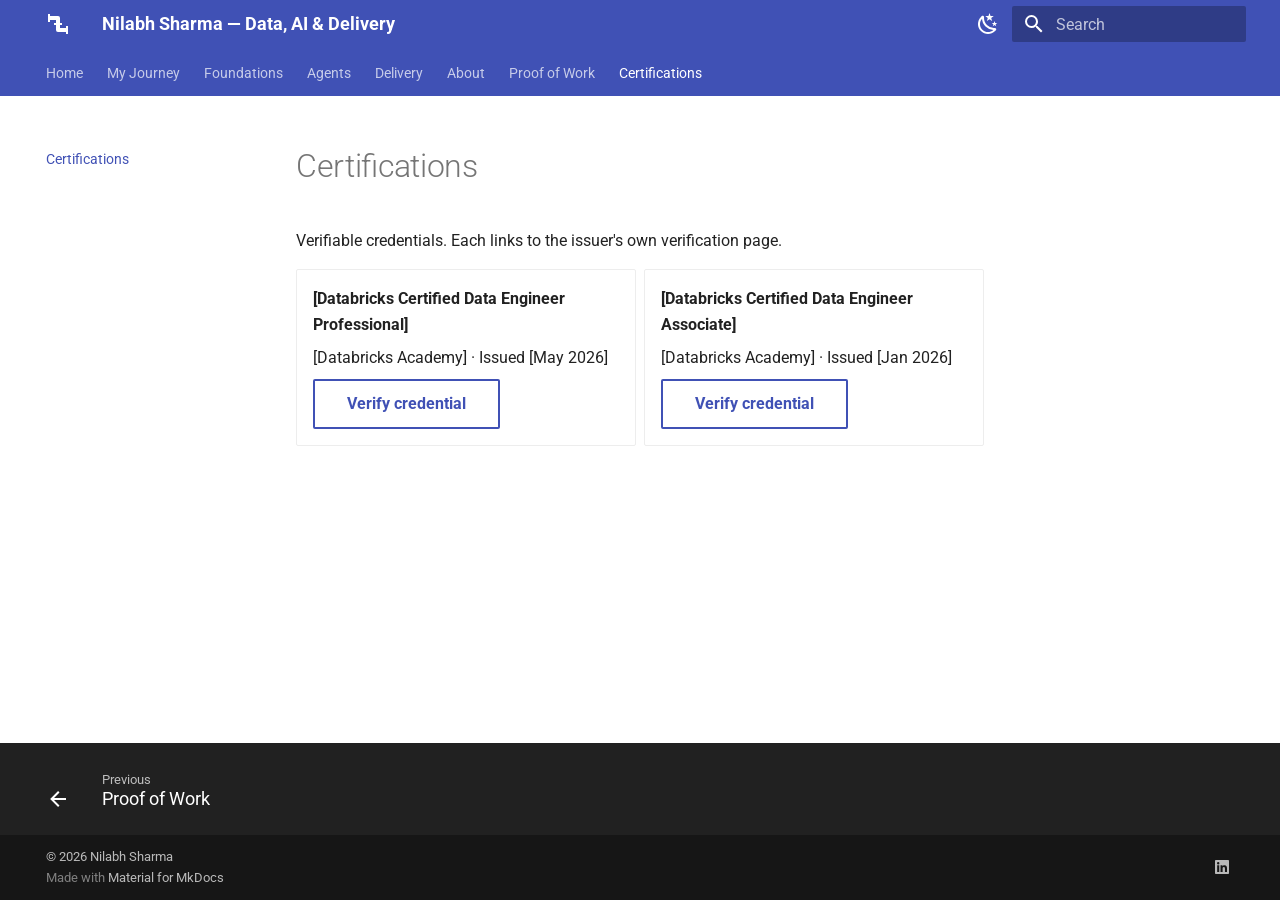
<file: certifications/index.html>
<!doctype html>
<html lang="en" class="no-js">
  <head>
    
      <meta charset="utf-8">
      <meta name="viewport" content="width=device-width,initial-scale=1">
      
        <meta name="description" content="AI explained in the language of pipelines, tables and SLAs.">
      
      
        <meta name="author" content="Nilabh Sharma">
      
      
      
        <link rel="prev" href="../proof-of-work/">
      
      
      
        
      
      
      <link rel="icon" href="../assets/images/favicon.png">
      <meta name="generator" content="mkdocs-1.6.1, mkdocs-material-9.7.7">
    
    
      
        <title>Certifications - Nilabh Sharma — Data, AI & Delivery</title>
      
    
    
      <link rel="stylesheet" href="../assets/stylesheets/main.ec1eaa64.min.css">
      
        
        <link rel="stylesheet" href="../assets/stylesheets/palette.ab4e12ef.min.css">
      
      


    
    
      
    
    
      
        
        
        <link rel="preconnect" href="https://fonts.gstatic.com" crossorigin>
        <link rel="stylesheet" href="https://fonts.googleapis.com/css?family=Roboto:300,300i,400,400i,700,700i%7CRoboto+Mono:400,400i,700,700i&display=fallback">
        <style>:root{--md-text-font:"Roboto";--md-code-font:"Roboto Mono"}</style>
      
    
    
      <link rel="stylesheet" href="../stylesheets/extra.css">
    
    <script>__md_scope=new URL("..",location),__md_hash=e=>[...e].reduce(((e,_)=>(e<<5)-e+_.charCodeAt(0)),0),__md_get=(e,_=localStorage,t=__md_scope)=>JSON.parse(_.getItem(t.pathname+"."+e)),__md_set=(e,_,t=localStorage,a=__md_scope)=>{try{t.setItem(a.pathname+"."+e,JSON.stringify(_))}catch(e){}}</script>
    
      

    
    
  </head>
  
  
    
    
      
    
    
    
    
    <body dir="ltr" data-md-color-scheme="default" data-md-color-primary="indigo" data-md-color-accent="teal">
  
    
    <input class="md-toggle" data-md-toggle="drawer" type="checkbox" id="__drawer" autocomplete="off">
    <input class="md-toggle" data-md-toggle="search" type="checkbox" id="__search" autocomplete="off">
    <label class="md-overlay" for="__drawer"></label>
    <div data-md-component="skip">
      
        
        <a href="#certifications" class="md-skip">
          Skip to content
        </a>
      
    </div>
    <div data-md-component="announce">
      
    </div>
    
    
      

<header class="md-header" data-md-component="header">
  <nav class="md-header__inner md-grid" aria-label="Header">
    <a href=".." title="Nilabh Sharma — Data, AI &amp; Delivery" class="md-header__button md-logo" aria-label="Nilabh Sharma — Data, AI & Delivery" data-md-component="logo">
      
  
  <svg xmlns="http://www.w3.org/2000/svg" viewBox="0 0 24 24"><path d="M22 14h-2v2h-6v-3h2v-2h-2V6a2 2 0 0 0-2-2H4V2H2v8h2V8h6v3H8v2h2v5a2 2 0 0 0 2 2h8v2h2"/></svg>

    </a>
    <label class="md-header__button md-icon" for="__drawer">
      
      <svg xmlns="http://www.w3.org/2000/svg" viewBox="0 0 24 24"><path d="M3 6h18v2H3zm0 5h18v2H3zm0 5h18v2H3z"/></svg>
    </label>
    <div class="md-header__title" data-md-component="header-title">
      <div class="md-header__ellipsis">
        <div class="md-header__topic">
          <span class="md-ellipsis">
            Nilabh Sharma — Data, AI & Delivery
          </span>
        </div>
        <div class="md-header__topic" data-md-component="header-topic">
          <span class="md-ellipsis">
            
              Certifications
            
          </span>
        </div>
      </div>
    </div>
    
      
        <form class="md-header__option" data-md-component="palette">
  
    
    
    
    <input class="md-option" data-md-color-media="(prefers-color-scheme: light)" data-md-color-scheme="default" data-md-color-primary="indigo" data-md-color-accent="teal"  aria-label="Switch to dark mode"  type="radio" name="__palette" id="__palette_0">
    
      <label class="md-header__button md-icon" title="Switch to dark mode" for="__palette_1" hidden>
        <svg xmlns="http://www.w3.org/2000/svg" viewBox="0 0 24 24"><path d="m17.75 4.09-2.53 1.94.91 3.06-2.63-1.81-2.63 1.81.91-3.06-2.53-1.94L12.44 4l1.06-3 1.06 3zm3.5 6.91-1.64 1.25.59 1.98-1.7-1.17-1.7 1.17.59-1.98L15.75 11l2.06-.05L18.5 9l.69 1.95zm-2.28 4.95c.83-.08 1.72 1.1 1.19 1.85-.32.45-.66.87-1.08 1.27C15.17 23 8.84 23 4.94 19.07c-3.91-3.9-3.91-10.24 0-14.14.4-.4.82-.76 1.27-1.08.75-.53 1.93.36 1.85 1.19-.27 2.86.69 5.83 2.89 8.02a9.96 9.96 0 0 0 8.02 2.89m-1.64 2.02a12.08 12.08 0 0 1-7.8-3.47c-2.17-2.19-3.33-5-3.49-7.82-2.81 3.14-2.7 7.96.31 10.98 3.02 3.01 7.84 3.12 10.98.31"/></svg>
      </label>
    
  
    
    
    
    <input class="md-option" data-md-color-media="(prefers-color-scheme: dark)" data-md-color-scheme="slate" data-md-color-primary="indigo" data-md-color-accent="teal"  aria-label="Switch to light mode"  type="radio" name="__palette" id="__palette_1">
    
      <label class="md-header__button md-icon" title="Switch to light mode" for="__palette_0" hidden>
        <svg xmlns="http://www.w3.org/2000/svg" viewBox="0 0 24 24"><path d="M12 7a5 5 0 0 1 5 5 5 5 0 0 1-5 5 5 5 0 0 1-5-5 5 5 0 0 1 5-5m0 2a3 3 0 0 0-3 3 3 3 0 0 0 3 3 3 3 0 0 0 3-3 3 3 0 0 0-3-3m0-7 2.39 3.42C13.65 5.15 12.84 5 12 5s-1.65.15-2.39.42zM3.34 7l4.16-.35A7.2 7.2 0 0 0 5.94 8.5c-.44.74-.69 1.5-.83 2.29zm.02 10 1.76-3.77a7.131 7.131 0 0 0 2.38 4.14zM20.65 7l-1.77 3.79a7.02 7.02 0 0 0-2.38-4.15zm-.01 10-4.14.36c.59-.51 1.12-1.14 1.54-1.86.42-.73.69-1.5.83-2.29zM12 22l-2.41-3.44c.74.27 1.55.44 2.41.44.82 0 1.63-.17 2.37-.44z"/></svg>
      </label>
    
  
</form>
      
    
    
      <script>var palette=__md_get("__palette");if(palette&&palette.color){if("(prefers-color-scheme)"===palette.color.media){var media=matchMedia("(prefers-color-scheme: light)"),input=document.querySelector(media.matches?"[data-md-color-media='(prefers-color-scheme: light)']":"[data-md-color-media='(prefers-color-scheme: dark)']");palette.color.media=input.getAttribute("data-md-color-media"),palette.color.scheme=input.getAttribute("data-md-color-scheme"),palette.color.primary=input.getAttribute("data-md-color-primary"),palette.color.accent=input.getAttribute("data-md-color-accent")}for(var[key,value]of Object.entries(palette.color))document.body.setAttribute("data-md-color-"+key,value)}</script>
    
    
    
      
      
        <label class="md-header__button md-icon" for="__search">
          
          <svg xmlns="http://www.w3.org/2000/svg" viewBox="0 0 24 24"><path d="M9.5 3A6.5 6.5 0 0 1 16 9.5c0 1.61-.59 3.09-1.56 4.23l.27.27h.79l5 5-1.5 1.5-5-5v-.79l-.27-.27A6.52 6.52 0 0 1 9.5 16 6.5 6.5 0 0 1 3 9.5 6.5 6.5 0 0 1 9.5 3m0 2C7 5 5 7 5 9.5S7 14 9.5 14 14 12 14 9.5 12 5 9.5 5"/></svg>
        </label>
        <div class="md-search" data-md-component="search" role="dialog">
  <label class="md-search__overlay" for="__search"></label>
  <div class="md-search__inner" role="search">
    <form class="md-search__form" name="search">
      <input type="text" class="md-search__input" name="query" aria-label="Search" placeholder="Search" autocapitalize="off" autocorrect="off" autocomplete="off" spellcheck="false" data-md-component="search-query" required>
      <label class="md-search__icon md-icon" for="__search">
        
        <svg xmlns="http://www.w3.org/2000/svg" viewBox="0 0 24 24"><path d="M9.5 3A6.5 6.5 0 0 1 16 9.5c0 1.61-.59 3.09-1.56 4.23l.27.27h.79l5 5-1.5 1.5-5-5v-.79l-.27-.27A6.52 6.52 0 0 1 9.5 16 6.5 6.5 0 0 1 3 9.5 6.5 6.5 0 0 1 9.5 3m0 2C7 5 5 7 5 9.5S7 14 9.5 14 14 12 14 9.5 12 5 9.5 5"/></svg>
        
        <svg xmlns="http://www.w3.org/2000/svg" viewBox="0 0 24 24"><path d="M20 11v2H8l5.5 5.5-1.42 1.42L4.16 12l7.92-7.92L13.5 5.5 8 11z"/></svg>
      </label>
      <nav class="md-search__options" aria-label="Search">
        
        <button type="reset" class="md-search__icon md-icon" title="Clear" aria-label="Clear" tabindex="-1">
          
          <svg xmlns="http://www.w3.org/2000/svg" viewBox="0 0 24 24"><path d="M19 6.41 17.59 5 12 10.59 6.41 5 5 6.41 10.59 12 5 17.59 6.41 19 12 13.41 17.59 19 19 17.59 13.41 12z"/></svg>
        </button>
      </nav>
      
        <div class="md-search__suggest" data-md-component="search-suggest"></div>
      
    </form>
    <div class="md-search__output">
      <div class="md-search__scrollwrap" tabindex="0" data-md-scrollfix>
        <div class="md-search-result" data-md-component="search-result">
          <div class="md-search-result__meta">
            Initializing search
          </div>
          <ol class="md-search-result__list" role="presentation"></ol>
        </div>
      </div>
    </div>
  </div>
</div>
      
    
    
  </nav>
  
</header>
    
    <div class="md-container" data-md-component="container">
      
      
        
          
            
<nav class="md-tabs" aria-label="Tabs" data-md-component="tabs">
  <div class="md-grid">
    <ul class="md-tabs__list">
      
        
  
  
  
  
    <li class="md-tabs__item">
      <a href=".." class="md-tabs__link">
        
  
  
    
  
  Home

      </a>
    </li>
  

      
        
  
  
  
  
    <li class="md-tabs__item">
      <a href="../journey/" class="md-tabs__link">
        
  
  
    
  
  My Journey

      </a>
    </li>
  

      
        
  
  
  
  
    
    
      <li class="md-tabs__item">
        <a href="../foundations/llms/" class="md-tabs__link">
          
  
  
  Foundations

        </a>
      </li>
    
  

      
        
  
  
  
  
    
    
      <li class="md-tabs__item">
        <a href="../agents/overview/" class="md-tabs__link">
          
  
  
  Agents

        </a>
      </li>
    
  

      
        
  
  
  
  
    
    
      <li class="md-tabs__item">
        <a href="../delivery/pm/" class="md-tabs__link">
          
  
  
  Delivery

        </a>
      </li>
    
  

      
        
  
  
  
  
    <li class="md-tabs__item">
      <a href="../about/" class="md-tabs__link">
        
  
  
    
  
  About

      </a>
    </li>
  

      
        
  
  
  
  
    <li class="md-tabs__item">
      <a href="../proof-of-work/" class="md-tabs__link">
        
  
  
    
  
  Proof of Work

      </a>
    </li>
  

      
        
  
  
  
    
  
  
    <li class="md-tabs__item md-tabs__item--active">
      <a href="./" class="md-tabs__link">
        
  
  
    
  
  Certifications

      </a>
    </li>
  

      
    </ul>
  </div>
</nav>
          
        
      
      <main class="md-main" data-md-component="main">
        <div class="md-main__inner md-grid">
          
            
              
              <div class="md-sidebar md-sidebar--primary" data-md-component="sidebar" data-md-type="navigation" >
                <div class="md-sidebar__scrollwrap">
                  <div class="md-sidebar__inner">
                    


  


<nav class="md-nav md-nav--primary md-nav--lifted" aria-label="Navigation" data-md-level="0">
  <label class="md-nav__title" for="__drawer">
    <a href=".." title="Nilabh Sharma — Data, AI &amp; Delivery" class="md-nav__button md-logo" aria-label="Nilabh Sharma — Data, AI & Delivery" data-md-component="logo">
      
  
  <svg xmlns="http://www.w3.org/2000/svg" viewBox="0 0 24 24"><path d="M22 14h-2v2h-6v-3h2v-2h-2V6a2 2 0 0 0-2-2H4V2H2v8h2V8h6v3H8v2h2v5a2 2 0 0 0 2 2h8v2h2"/></svg>

    </a>
    Nilabh Sharma — Data, AI & Delivery
  </label>
  
  <ul class="md-nav__list" data-md-scrollfix>
    
      
      
  
  
  
  
    <li class="md-nav__item">
      <a href=".." class="md-nav__link">
        
  
  
  <span class="md-ellipsis">
    
  
    Home
  

    
  </span>
  
  

      </a>
    </li>
  

    
      
      
  
  
  
  
    <li class="md-nav__item">
      <a href="../journey/" class="md-nav__link">
        
  
  
  <span class="md-ellipsis">
    
  
    My Journey
  

    
  </span>
  
  

      </a>
    </li>
  

    
      
      
  
  
  
  
    
    
    
    
      
      
        
      
    
    
    <li class="md-nav__item md-nav__item--nested">
      
        
        
        <input class="md-nav__toggle md-toggle " type="checkbox" id="__nav_3" >
        
          
          <label class="md-nav__link" for="__nav_3" id="__nav_3_label" tabindex="0">
            
  
  
  <span class="md-ellipsis">
    
  
    Foundations
  

    
  </span>
  
  

            <span class="md-nav__icon md-icon"></span>
          </label>
        
        <nav class="md-nav" data-md-level="1" aria-labelledby="__nav_3_label" aria-expanded="false">
          <label class="md-nav__title" for="__nav_3">
            <span class="md-nav__icon md-icon"></span>
            
  
    Foundations
  

          </label>
          <ul class="md-nav__list" data-md-scrollfix>
            
              
                
  
  
  
  
    <li class="md-nav__item">
      <a href="../foundations/llms/" class="md-nav__link">
        
  
  
  <span class="md-ellipsis">
    
  
    LLMs for data engineers
  

    
  </span>
  
  

      </a>
    </li>
  

              
            
              
                
  
  
  
  
    <li class="md-nav__item">
      <a href="../foundations/rag/" class="md-nav__link">
        
  
  
  <span class="md-ellipsis">
    
  
    RAG is just ETL with a new sink
  

    
  </span>
  
  

      </a>
    </li>
  

              
            
          </ul>
        </nav>
      
    </li>
  

    
      
      
  
  
  
  
    
    
    
    
      
      
        
      
    
    
    <li class="md-nav__item md-nav__item--nested">
      
        
        
        <input class="md-nav__toggle md-toggle " type="checkbox" id="__nav_4" >
        
          
          <label class="md-nav__link" for="__nav_4" id="__nav_4_label" tabindex="0">
            
  
  
  <span class="md-ellipsis">
    
  
    Agents
  

    
  </span>
  
  

            <span class="md-nav__icon md-icon"></span>
          </label>
        
        <nav class="md-nav" data-md-level="1" aria-labelledby="__nav_4_label" aria-expanded="false">
          <label class="md-nav__title" for="__nav_4">
            <span class="md-nav__icon md-icon"></span>
            
  
    Agents
  

          </label>
          <ul class="md-nav__list" data-md-scrollfix>
            
              
                
  
  
  
  
    <li class="md-nav__item">
      <a href="../agents/overview/" class="md-nav__link">
        
  
  
  <span class="md-ellipsis">
    
  
    Agents as non-deterministic DAGs
  

    
  </span>
  
  

      </a>
    </li>
  

              
            
              
                
  
  
  
  
    <li class="md-nav__item">
      <a href="../agents/first-agent/" class="md-nav__link">
        
  
  
  <span class="md-ellipsis">
    
  
    Building my first Claude agent
  

    
  </span>
  
  

      </a>
    </li>
  

              
            
          </ul>
        </nav>
      
    </li>
  

    
      
      
  
  
  
  
    
    
    
    
      
      
        
      
    
    
    <li class="md-nav__item md-nav__item--nested">
      
        
        
        <input class="md-nav__toggle md-toggle " type="checkbox" id="__nav_5" >
        
          
          <label class="md-nav__link" for="__nav_5" id="__nav_5_label" tabindex="0">
            
  
  
  <span class="md-ellipsis">
    
  
    Delivery
  

    
  </span>
  
  

            <span class="md-nav__icon md-icon"></span>
          </label>
        
        <nav class="md-nav" data-md-level="1" aria-labelledby="__nav_5_label" aria-expanded="false">
          <label class="md-nav__title" for="__nav_5">
            <span class="md-nav__icon md-icon"></span>
            
  
    Delivery
  

          </label>
          <ul class="md-nav__list" data-md-scrollfix>
            
              
                
  
  
  
  
    <li class="md-nav__item">
      <a href="../delivery/pm/" class="md-nav__link">
        
  
  
  <span class="md-ellipsis">
    
  
    Managing AI projects
  

    
  </span>
  
  

      </a>
    </li>
  

              
            
          </ul>
        </nav>
      
    </li>
  

    
      
      
  
  
  
  
    <li class="md-nav__item">
      <a href="../about/" class="md-nav__link">
        
  
  
  <span class="md-ellipsis">
    
  
    About
  

    
  </span>
  
  

      </a>
    </li>
  

    
      
      
  
  
  
  
    <li class="md-nav__item">
      <a href="../proof-of-work/" class="md-nav__link">
        
  
  
  <span class="md-ellipsis">
    
  
    Proof of Work
  

    
  </span>
  
  

      </a>
    </li>
  

    
      
      
  
  
    
  
  
  
    <li class="md-nav__item md-nav__item--active">
      
      <input class="md-nav__toggle md-toggle" type="checkbox" id="__toc">
      
      
        
      
      
      <a href="./" class="md-nav__link md-nav__link--active">
        
  
  
  <span class="md-ellipsis">
    
  
    Certifications
  

    
  </span>
  
  

      </a>
      
    </li>
  

    
  </ul>
</nav>
                  </div>
                </div>
              </div>
            
            
              
              <div class="md-sidebar md-sidebar--secondary" data-md-component="sidebar" data-md-type="toc" >
                <div class="md-sidebar__scrollwrap">
                  <div class="md-sidebar__inner">
                    

<nav class="md-nav md-nav--secondary" aria-label="Table of contents">
  
  
  
    
  
  
</nav>
                  </div>
                </div>
              </div>
            
          
          
            <div class="md-content" data-md-component="content">
              
              <article class="md-content__inner md-typeset">
                
                  



<h1 id="certifications">Certifications<a class="headerlink" href="#certifications" title="Permanent link">&para;</a></h1>
<p>Verifiable credentials. Each links to the issuer's own verification page.</p>
<div class="grid cards">
<ul>
<li>
<p><strong>[Databricks Certified Data Engineer Professional]</strong></p>
<p>[Databricks Academy] · Issued [May 2026]</p>
<p><a class="md-button" href="https://www.credential.net/d344d200-c900-42a3-94b7-646f1163a40e#acc.mxjhOeFT">Verify credential</a></p>
</li>
<li>
<p><strong>[Databricks Certified Data Engineer Associate]</strong></p>
<p>[Databricks Academy] · Issued [Jan 2026]</p>
<p><a class="md-button" href="https://www.credential.net/8dfd0201-e3ff-47ee-9c9a-24edda11f2d2#acc.NEr1azD9">Verify credential</a></p>
</li>
</ul>
</div>












                
              </article>
            </div>
          
          
<script>var target=document.getElementById(location.hash.slice(1));target&&target.name&&(target.checked=target.name.startsWith("__tabbed_"))</script>
        </div>
        
          <button type="button" class="md-top md-icon" data-md-component="top" hidden>
  
  <svg xmlns="http://www.w3.org/2000/svg" viewBox="0 0 24 24"><path d="M13 20h-2V8l-5.5 5.5-1.42-1.42L12 4.16l7.92 7.92-1.42 1.42L13 8z"/></svg>
  Back to top
</button>
        
      </main>
      
        <footer class="md-footer">
  
    
      
      <nav class="md-footer__inner md-grid" aria-label="Footer" >
        
          
          <a href="../proof-of-work/" class="md-footer__link md-footer__link--prev" aria-label="Previous: Proof of Work">
            <div class="md-footer__button md-icon">
              
              <svg xmlns="http://www.w3.org/2000/svg" viewBox="0 0 24 24"><path d="M20 11v2H8l5.5 5.5-1.42 1.42L4.16 12l7.92-7.92L13.5 5.5 8 11z"/></svg>
            </div>
            <div class="md-footer__title">
              <span class="md-footer__direction">
                Previous
              </span>
              <div class="md-ellipsis">
                Proof of Work
              </div>
            </div>
          </a>
        
        
      </nav>
    
  
  <div class="md-footer-meta md-typeset">
    <div class="md-footer-meta__inner md-grid">
      <div class="md-copyright">
  
    <div class="md-copyright__highlight">
      © 2026 Nilabh Sharma
    </div>
  
  
    Made with
    <a href="https://squidfunk.github.io/mkdocs-material/" target="_blank" rel="noopener">
      Material for MkDocs
    </a>
  
</div>
      
        
<div class="md-social">
  
    
    
    
    
      
      
    
    <a href="https://www.linkedin.com/in/nilabhsharma" target="_blank" rel="noopener" title="www.linkedin.com" class="md-social__link">
      <svg xmlns="http://www.w3.org/2000/svg" viewBox="0 0 448 512"><!--! Font Awesome Free 7.1.0 by @fontawesome - https://fontawesome.com License - https://fontawesome.com/license/free (Icons: CC BY 4.0, Fonts: SIL OFL 1.1, Code: MIT License) Copyright 2025 Fonticons, Inc.--><path d="M416 32H31.9C14.3 32 0 46.5 0 64.3v383.4C0 465.5 14.3 480 31.9 480H416c17.6 0 32-14.5 32-32.3V64.3c0-17.8-14.4-32.3-32-32.3M135.4 416H69V202.2h66.5V416zM102.2 96a38.5 38.5 0 1 1 0 77 38.5 38.5 0 1 1 0-77m282.1 320h-66.4V312c0-24.8-.5-56.7-34.5-56.7-34.6 0-39.9 27-39.9 54.9V416h-66.4V202.2h63.7v29.2h.9c8.9-16.8 30.6-34.5 62.9-34.5 67.2 0 79.7 44.3 79.7 101.9z"/></svg>
    </a>
  
</div>
      
    </div>
  </div>
</footer>
      
    </div>
    <div class="md-dialog" data-md-component="dialog">
      <div class="md-dialog__inner md-typeset"></div>
    </div>
    
    
    
      
      
      <script id="__config" type="application/json">{"annotate": null, "base": "..", "features": ["navigation.tabs", "navigation.sections", "navigation.top", "navigation.footer", "search.suggest", "search.highlight", "content.code.copy", "content.code.annotate"], "search": "../assets/javascripts/workers/search.2c215733.min.js", "tags": null, "translations": {"clipboard.copied": "Copied to clipboard", "clipboard.copy": "Copy to clipboard", "search.result.more.one": "1 more on this page", "search.result.more.other": "# more on this page", "search.result.none": "No matching documents", "search.result.one": "1 matching document", "search.result.other": "# matching documents", "search.result.placeholder": "Type to start searching", "search.result.term.missing": "Missing", "select.version": "Select version"}, "version": null}</script>
    
    
      <script src="../assets/javascripts/bundle.d7400e89.min.js"></script>
      
    
  </body>
</html>
</file>
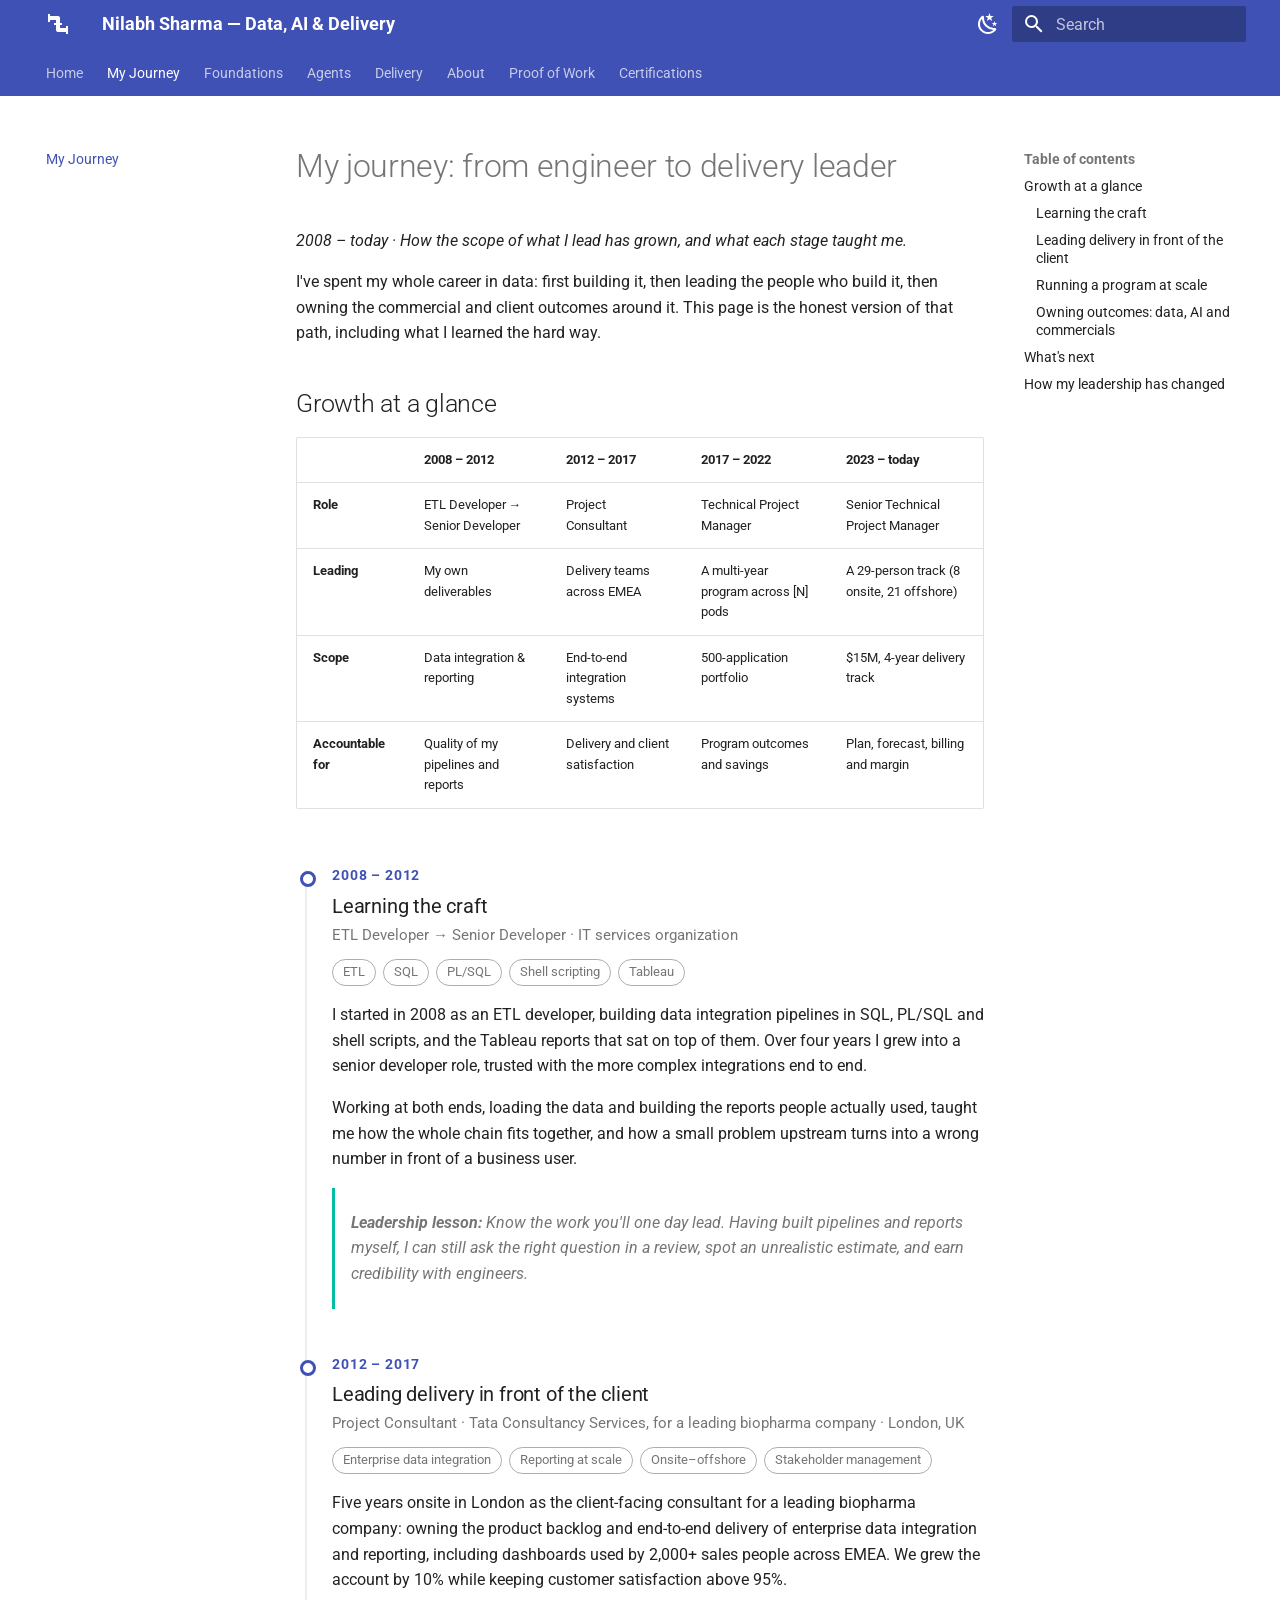
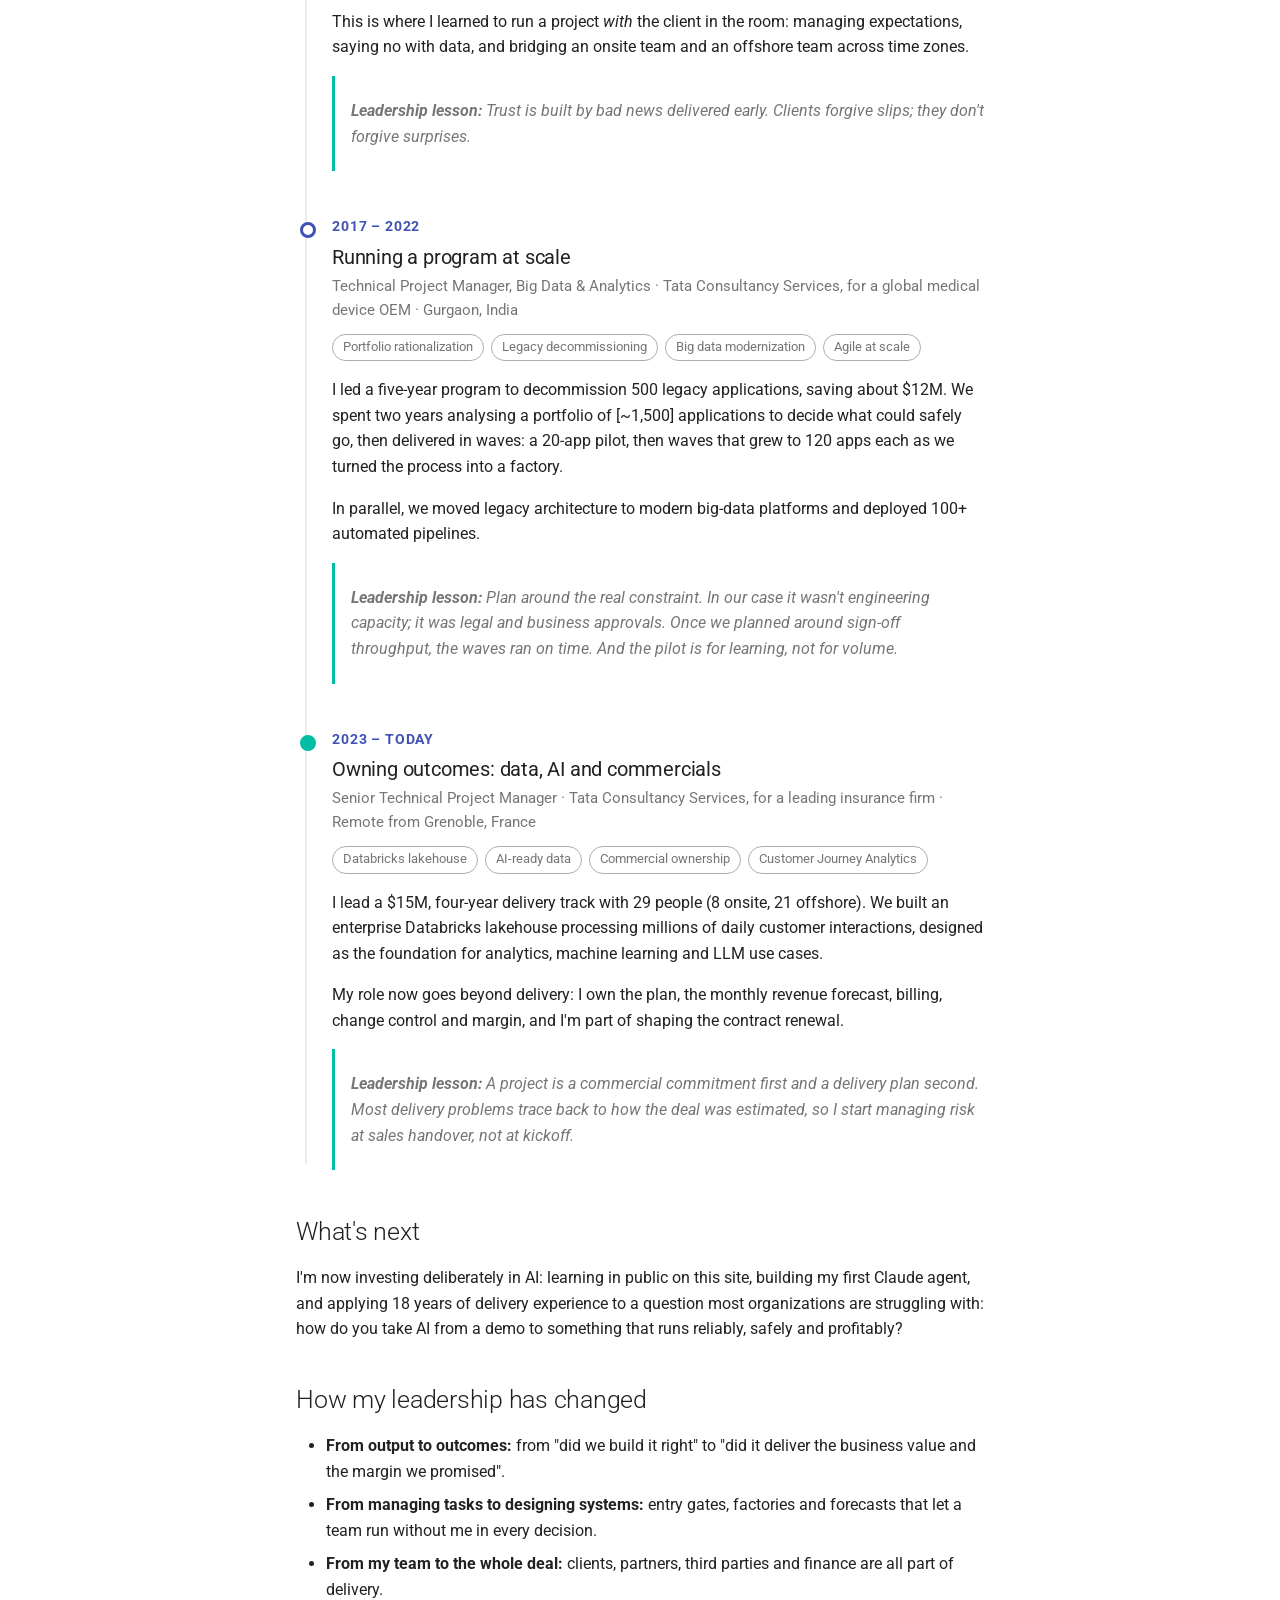
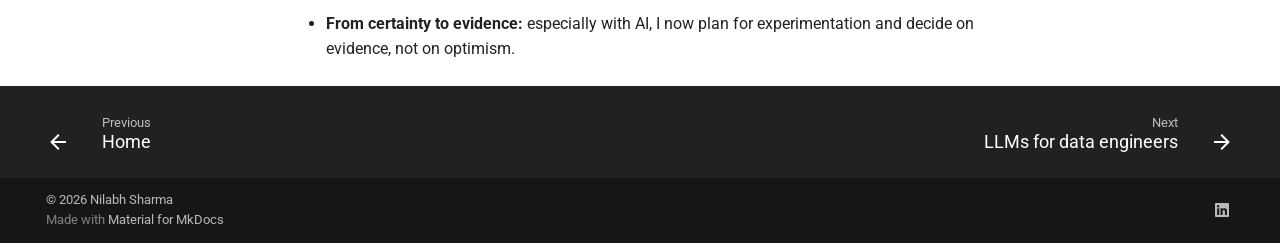
<file: journey/index.html>
<!doctype html>
<html lang="en" class="no-js">
  <head>
    
      <meta charset="utf-8">
      <meta name="viewport" content="width=device-width,initial-scale=1">
      
        <meta name="description" content="AI explained in the language of pipelines, tables and SLAs.">
      
      
        <meta name="author" content="Nilabh Sharma">
      
      
      
        <link rel="prev" href="..">
      
      
        <link rel="next" href="../foundations/llms/">
      
      
        
      
      
      <link rel="icon" href="../assets/images/favicon.png">
      <meta name="generator" content="mkdocs-1.6.1, mkdocs-material-9.7.7">
    
    
      
        <title>My Journey - Nilabh Sharma — Data, AI & Delivery</title>
      
    
    
      <link rel="stylesheet" href="../assets/stylesheets/main.ec1eaa64.min.css">
      
        
        <link rel="stylesheet" href="../assets/stylesheets/palette.ab4e12ef.min.css">
      
      


    
    
      
    
    
      
        
        
        <link rel="preconnect" href="https://fonts.gstatic.com" crossorigin>
        <link rel="stylesheet" href="https://fonts.googleapis.com/css?family=Roboto:300,300i,400,400i,700,700i%7CRoboto+Mono:400,400i,700,700i&display=fallback">
        <style>:root{--md-text-font:"Roboto";--md-code-font:"Roboto Mono"}</style>
      
    
    
      <link rel="stylesheet" href="../stylesheets/extra.css">
    
    <script>__md_scope=new URL("..",location),__md_hash=e=>[...e].reduce(((e,_)=>(e<<5)-e+_.charCodeAt(0)),0),__md_get=(e,_=localStorage,t=__md_scope)=>JSON.parse(_.getItem(t.pathname+"."+e)),__md_set=(e,_,t=localStorage,a=__md_scope)=>{try{t.setItem(a.pathname+"."+e,JSON.stringify(_))}catch(e){}}</script>
    
      

    
    
  </head>
  
  
    
    
      
    
    
    
    
    <body dir="ltr" data-md-color-scheme="default" data-md-color-primary="indigo" data-md-color-accent="teal">
  
    
    <input class="md-toggle" data-md-toggle="drawer" type="checkbox" id="__drawer" autocomplete="off">
    <input class="md-toggle" data-md-toggle="search" type="checkbox" id="__search" autocomplete="off">
    <label class="md-overlay" for="__drawer"></label>
    <div data-md-component="skip">
      
        
        <a href="#my-journey-from-engineer-to-delivery-leader" class="md-skip">
          Skip to content
        </a>
      
    </div>
    <div data-md-component="announce">
      
    </div>
    
    
      

<header class="md-header" data-md-component="header">
  <nav class="md-header__inner md-grid" aria-label="Header">
    <a href=".." title="Nilabh Sharma — Data, AI &amp; Delivery" class="md-header__button md-logo" aria-label="Nilabh Sharma — Data, AI & Delivery" data-md-component="logo">
      
  
  <svg xmlns="http://www.w3.org/2000/svg" viewBox="0 0 24 24"><path d="M22 14h-2v2h-6v-3h2v-2h-2V6a2 2 0 0 0-2-2H4V2H2v8h2V8h6v3H8v2h2v5a2 2 0 0 0 2 2h8v2h2"/></svg>

    </a>
    <label class="md-header__button md-icon" for="__drawer">
      
      <svg xmlns="http://www.w3.org/2000/svg" viewBox="0 0 24 24"><path d="M3 6h18v2H3zm0 5h18v2H3zm0 5h18v2H3z"/></svg>
    </label>
    <div class="md-header__title" data-md-component="header-title">
      <div class="md-header__ellipsis">
        <div class="md-header__topic">
          <span class="md-ellipsis">
            Nilabh Sharma — Data, AI & Delivery
          </span>
        </div>
        <div class="md-header__topic" data-md-component="header-topic">
          <span class="md-ellipsis">
            
              My Journey
            
          </span>
        </div>
      </div>
    </div>
    
      
        <form class="md-header__option" data-md-component="palette">
  
    
    
    
    <input class="md-option" data-md-color-media="(prefers-color-scheme: light)" data-md-color-scheme="default" data-md-color-primary="indigo" data-md-color-accent="teal"  aria-label="Switch to dark mode"  type="radio" name="__palette" id="__palette_0">
    
      <label class="md-header__button md-icon" title="Switch to dark mode" for="__palette_1" hidden>
        <svg xmlns="http://www.w3.org/2000/svg" viewBox="0 0 24 24"><path d="m17.75 4.09-2.53 1.94.91 3.06-2.63-1.81-2.63 1.81.91-3.06-2.53-1.94L12.44 4l1.06-3 1.06 3zm3.5 6.91-1.64 1.25.59 1.98-1.7-1.17-1.7 1.17.59-1.98L15.75 11l2.06-.05L18.5 9l.69 1.95zm-2.28 4.95c.83-.08 1.72 1.1 1.19 1.85-.32.45-.66.87-1.08 1.27C15.17 23 8.84 23 4.94 19.07c-3.91-3.9-3.91-10.24 0-14.14.4-.4.82-.76 1.27-1.08.75-.53 1.93.36 1.85 1.19-.27 2.86.69 5.83 2.89 8.02a9.96 9.96 0 0 0 8.02 2.89m-1.64 2.02a12.08 12.08 0 0 1-7.8-3.47c-2.17-2.19-3.33-5-3.49-7.82-2.81 3.14-2.7 7.96.31 10.98 3.02 3.01 7.84 3.12 10.98.31"/></svg>
      </label>
    
  
    
    
    
    <input class="md-option" data-md-color-media="(prefers-color-scheme: dark)" data-md-color-scheme="slate" data-md-color-primary="indigo" data-md-color-accent="teal"  aria-label="Switch to light mode"  type="radio" name="__palette" id="__palette_1">
    
      <label class="md-header__button md-icon" title="Switch to light mode" for="__palette_0" hidden>
        <svg xmlns="http://www.w3.org/2000/svg" viewBox="0 0 24 24"><path d="M12 7a5 5 0 0 1 5 5 5 5 0 0 1-5 5 5 5 0 0 1-5-5 5 5 0 0 1 5-5m0 2a3 3 0 0 0-3 3 3 3 0 0 0 3 3 3 3 0 0 0 3-3 3 3 0 0 0-3-3m0-7 2.39 3.42C13.65 5.15 12.84 5 12 5s-1.65.15-2.39.42zM3.34 7l4.16-.35A7.2 7.2 0 0 0 5.94 8.5c-.44.74-.69 1.5-.83 2.29zm.02 10 1.76-3.77a7.131 7.131 0 0 0 2.38 4.14zM20.65 7l-1.77 3.79a7.02 7.02 0 0 0-2.38-4.15zm-.01 10-4.14.36c.59-.51 1.12-1.14 1.54-1.86.42-.73.69-1.5.83-2.29zM12 22l-2.41-3.44c.74.27 1.55.44 2.41.44.82 0 1.63-.17 2.37-.44z"/></svg>
      </label>
    
  
</form>
      
    
    
      <script>var palette=__md_get("__palette");if(palette&&palette.color){if("(prefers-color-scheme)"===palette.color.media){var media=matchMedia("(prefers-color-scheme: light)"),input=document.querySelector(media.matches?"[data-md-color-media='(prefers-color-scheme: light)']":"[data-md-color-media='(prefers-color-scheme: dark)']");palette.color.media=input.getAttribute("data-md-color-media"),palette.color.scheme=input.getAttribute("data-md-color-scheme"),palette.color.primary=input.getAttribute("data-md-color-primary"),palette.color.accent=input.getAttribute("data-md-color-accent")}for(var[key,value]of Object.entries(palette.color))document.body.setAttribute("data-md-color-"+key,value)}</script>
    
    
    
      
      
        <label class="md-header__button md-icon" for="__search">
          
          <svg xmlns="http://www.w3.org/2000/svg" viewBox="0 0 24 24"><path d="M9.5 3A6.5 6.5 0 0 1 16 9.5c0 1.61-.59 3.09-1.56 4.23l.27.27h.79l5 5-1.5 1.5-5-5v-.79l-.27-.27A6.52 6.52 0 0 1 9.5 16 6.5 6.5 0 0 1 3 9.5 6.5 6.5 0 0 1 9.5 3m0 2C7 5 5 7 5 9.5S7 14 9.5 14 14 12 14 9.5 12 5 9.5 5"/></svg>
        </label>
        <div class="md-search" data-md-component="search" role="dialog">
  <label class="md-search__overlay" for="__search"></label>
  <div class="md-search__inner" role="search">
    <form class="md-search__form" name="search">
      <input type="text" class="md-search__input" name="query" aria-label="Search" placeholder="Search" autocapitalize="off" autocorrect="off" autocomplete="off" spellcheck="false" data-md-component="search-query" required>
      <label class="md-search__icon md-icon" for="__search">
        
        <svg xmlns="http://www.w3.org/2000/svg" viewBox="0 0 24 24"><path d="M9.5 3A6.5 6.5 0 0 1 16 9.5c0 1.61-.59 3.09-1.56 4.23l.27.27h.79l5 5-1.5 1.5-5-5v-.79l-.27-.27A6.52 6.52 0 0 1 9.5 16 6.5 6.5 0 0 1 3 9.5 6.5 6.5 0 0 1 9.5 3m0 2C7 5 5 7 5 9.5S7 14 9.5 14 14 12 14 9.5 12 5 9.5 5"/></svg>
        
        <svg xmlns="http://www.w3.org/2000/svg" viewBox="0 0 24 24"><path d="M20 11v2H8l5.5 5.5-1.42 1.42L4.16 12l7.92-7.92L13.5 5.5 8 11z"/></svg>
      </label>
      <nav class="md-search__options" aria-label="Search">
        
        <button type="reset" class="md-search__icon md-icon" title="Clear" aria-label="Clear" tabindex="-1">
          
          <svg xmlns="http://www.w3.org/2000/svg" viewBox="0 0 24 24"><path d="M19 6.41 17.59 5 12 10.59 6.41 5 5 6.41 10.59 12 5 17.59 6.41 19 12 13.41 17.59 19 19 17.59 13.41 12z"/></svg>
        </button>
      </nav>
      
        <div class="md-search__suggest" data-md-component="search-suggest"></div>
      
    </form>
    <div class="md-search__output">
      <div class="md-search__scrollwrap" tabindex="0" data-md-scrollfix>
        <div class="md-search-result" data-md-component="search-result">
          <div class="md-search-result__meta">
            Initializing search
          </div>
          <ol class="md-search-result__list" role="presentation"></ol>
        </div>
      </div>
    </div>
  </div>
</div>
      
    
    
  </nav>
  
</header>
    
    <div class="md-container" data-md-component="container">
      
      
        
          
            
<nav class="md-tabs" aria-label="Tabs" data-md-component="tabs">
  <div class="md-grid">
    <ul class="md-tabs__list">
      
        
  
  
  
  
    <li class="md-tabs__item">
      <a href=".." class="md-tabs__link">
        
  
  
    
  
  Home

      </a>
    </li>
  

      
        
  
  
  
    
  
  
    <li class="md-tabs__item md-tabs__item--active">
      <a href="./" class="md-tabs__link">
        
  
  
    
  
  My Journey

      </a>
    </li>
  

      
        
  
  
  
  
    
    
      <li class="md-tabs__item">
        <a href="../foundations/llms/" class="md-tabs__link">
          
  
  
  Foundations

        </a>
      </li>
    
  

      
        
  
  
  
  
    
    
      <li class="md-tabs__item">
        <a href="../agents/overview/" class="md-tabs__link">
          
  
  
  Agents

        </a>
      </li>
    
  

      
        
  
  
  
  
    
    
      <li class="md-tabs__item">
        <a href="../delivery/pm/" class="md-tabs__link">
          
  
  
  Delivery

        </a>
      </li>
    
  

      
        
  
  
  
  
    <li class="md-tabs__item">
      <a href="../about/" class="md-tabs__link">
        
  
  
    
  
  About

      </a>
    </li>
  

      
        
  
  
  
  
    <li class="md-tabs__item">
      <a href="../proof-of-work/" class="md-tabs__link">
        
  
  
    
  
  Proof of Work

      </a>
    </li>
  

      
        
  
  
  
  
    <li class="md-tabs__item">
      <a href="../certifications/" class="md-tabs__link">
        
  
  
    
  
  Certifications

      </a>
    </li>
  

      
    </ul>
  </div>
</nav>
          
        
      
      <main class="md-main" data-md-component="main">
        <div class="md-main__inner md-grid">
          
            
              
              <div class="md-sidebar md-sidebar--primary" data-md-component="sidebar" data-md-type="navigation" >
                <div class="md-sidebar__scrollwrap">
                  <div class="md-sidebar__inner">
                    


  


<nav class="md-nav md-nav--primary md-nav--lifted" aria-label="Navigation" data-md-level="0">
  <label class="md-nav__title" for="__drawer">
    <a href=".." title="Nilabh Sharma — Data, AI &amp; Delivery" class="md-nav__button md-logo" aria-label="Nilabh Sharma — Data, AI & Delivery" data-md-component="logo">
      
  
  <svg xmlns="http://www.w3.org/2000/svg" viewBox="0 0 24 24"><path d="M22 14h-2v2h-6v-3h2v-2h-2V6a2 2 0 0 0-2-2H4V2H2v8h2V8h6v3H8v2h2v5a2 2 0 0 0 2 2h8v2h2"/></svg>

    </a>
    Nilabh Sharma — Data, AI & Delivery
  </label>
  
  <ul class="md-nav__list" data-md-scrollfix>
    
      
      
  
  
  
  
    <li class="md-nav__item">
      <a href=".." class="md-nav__link">
        
  
  
  <span class="md-ellipsis">
    
  
    Home
  

    
  </span>
  
  

      </a>
    </li>
  

    
      
      
  
  
    
  
  
  
    <li class="md-nav__item md-nav__item--active">
      
      <input class="md-nav__toggle md-toggle" type="checkbox" id="__toc">
      
      
        
      
      
        <label class="md-nav__link md-nav__link--active" for="__toc">
          
  
  
  <span class="md-ellipsis">
    
  
    My Journey
  

    
  </span>
  
  

          <span class="md-nav__icon md-icon"></span>
        </label>
      
      <a href="./" class="md-nav__link md-nav__link--active">
        
  
  
  <span class="md-ellipsis">
    
  
    My Journey
  

    
  </span>
  
  

      </a>
      
        

<nav class="md-nav md-nav--secondary" aria-label="Table of contents">
  
  
  
    
  
  
    <label class="md-nav__title" for="__toc">
      <span class="md-nav__icon md-icon"></span>
      Table of contents
    </label>
    <ul class="md-nav__list" data-md-component="toc" data-md-scrollfix>
      
        <li class="md-nav__item">
  <a href="#growth-at-a-glance" class="md-nav__link">
    <span class="md-ellipsis">
      
        Growth at a glance
      
    </span>
  </a>
  
    <nav class="md-nav" aria-label="Growth at a glance">
      <ul class="md-nav__list">
        
          <li class="md-nav__item">
  <a href="#learning-the-craft" class="md-nav__link">
    <span class="md-ellipsis">
      
        Learning the craft
      
    </span>
  </a>
  
</li>
        
          <li class="md-nav__item">
  <a href="#leading-delivery-in-front-of-the-client" class="md-nav__link">
    <span class="md-ellipsis">
      
        Leading delivery in front of the client
      
    </span>
  </a>
  
</li>
        
          <li class="md-nav__item">
  <a href="#running-a-program-at-scale" class="md-nav__link">
    <span class="md-ellipsis">
      
        Running a program at scale
      
    </span>
  </a>
  
</li>
        
          <li class="md-nav__item">
  <a href="#owning-outcomes-data-ai-and-commercials" class="md-nav__link">
    <span class="md-ellipsis">
      
        Owning outcomes: data, AI and commercials
      
    </span>
  </a>
  
</li>
        
      </ul>
    </nav>
  
</li>
      
        <li class="md-nav__item">
  <a href="#whats-next" class="md-nav__link">
    <span class="md-ellipsis">
      
        What's next
      
    </span>
  </a>
  
</li>
      
        <li class="md-nav__item">
  <a href="#how-my-leadership-has-changed" class="md-nav__link">
    <span class="md-ellipsis">
      
        How my leadership has changed
      
    </span>
  </a>
  
</li>
      
    </ul>
  
</nav>
      
    </li>
  

    
      
      
  
  
  
  
    
    
    
    
      
      
        
      
    
    
    <li class="md-nav__item md-nav__item--nested">
      
        
        
        <input class="md-nav__toggle md-toggle " type="checkbox" id="__nav_3" >
        
          
          <label class="md-nav__link" for="__nav_3" id="__nav_3_label" tabindex="0">
            
  
  
  <span class="md-ellipsis">
    
  
    Foundations
  

    
  </span>
  
  

            <span class="md-nav__icon md-icon"></span>
          </label>
        
        <nav class="md-nav" data-md-level="1" aria-labelledby="__nav_3_label" aria-expanded="false">
          <label class="md-nav__title" for="__nav_3">
            <span class="md-nav__icon md-icon"></span>
            
  
    Foundations
  

          </label>
          <ul class="md-nav__list" data-md-scrollfix>
            
              
                
  
  
  
  
    <li class="md-nav__item">
      <a href="../foundations/llms/" class="md-nav__link">
        
  
  
  <span class="md-ellipsis">
    
  
    LLMs for data engineers
  

    
  </span>
  
  

      </a>
    </li>
  

              
            
              
                
  
  
  
  
    <li class="md-nav__item">
      <a href="../foundations/rag/" class="md-nav__link">
        
  
  
  <span class="md-ellipsis">
    
  
    RAG is just ETL with a new sink
  

    
  </span>
  
  

      </a>
    </li>
  

              
            
          </ul>
        </nav>
      
    </li>
  

    
      
      
  
  
  
  
    
    
    
    
      
      
        
      
    
    
    <li class="md-nav__item md-nav__item--nested">
      
        
        
        <input class="md-nav__toggle md-toggle " type="checkbox" id="__nav_4" >
        
          
          <label class="md-nav__link" for="__nav_4" id="__nav_4_label" tabindex="0">
            
  
  
  <span class="md-ellipsis">
    
  
    Agents
  

    
  </span>
  
  

            <span class="md-nav__icon md-icon"></span>
          </label>
        
        <nav class="md-nav" data-md-level="1" aria-labelledby="__nav_4_label" aria-expanded="false">
          <label class="md-nav__title" for="__nav_4">
            <span class="md-nav__icon md-icon"></span>
            
  
    Agents
  

          </label>
          <ul class="md-nav__list" data-md-scrollfix>
            
              
                
  
  
  
  
    <li class="md-nav__item">
      <a href="../agents/overview/" class="md-nav__link">
        
  
  
  <span class="md-ellipsis">
    
  
    Agents as non-deterministic DAGs
  

    
  </span>
  
  

      </a>
    </li>
  

              
            
              
                
  
  
  
  
    <li class="md-nav__item">
      <a href="../agents/first-agent/" class="md-nav__link">
        
  
  
  <span class="md-ellipsis">
    
  
    Building my first Claude agent
  

    
  </span>
  
  

      </a>
    </li>
  

              
            
          </ul>
        </nav>
      
    </li>
  

    
      
      
  
  
  
  
    
    
    
    
      
      
        
      
    
    
    <li class="md-nav__item md-nav__item--nested">
      
        
        
        <input class="md-nav__toggle md-toggle " type="checkbox" id="__nav_5" >
        
          
          <label class="md-nav__link" for="__nav_5" id="__nav_5_label" tabindex="0">
            
  
  
  <span class="md-ellipsis">
    
  
    Delivery
  

    
  </span>
  
  

            <span class="md-nav__icon md-icon"></span>
          </label>
        
        <nav class="md-nav" data-md-level="1" aria-labelledby="__nav_5_label" aria-expanded="false">
          <label class="md-nav__title" for="__nav_5">
            <span class="md-nav__icon md-icon"></span>
            
  
    Delivery
  

          </label>
          <ul class="md-nav__list" data-md-scrollfix>
            
              
                
  
  
  
  
    <li class="md-nav__item">
      <a href="../delivery/pm/" class="md-nav__link">
        
  
  
  <span class="md-ellipsis">
    
  
    Managing AI projects
  

    
  </span>
  
  

      </a>
    </li>
  

              
            
          </ul>
        </nav>
      
    </li>
  

    
      
      
  
  
  
  
    <li class="md-nav__item">
      <a href="../about/" class="md-nav__link">
        
  
  
  <span class="md-ellipsis">
    
  
    About
  

    
  </span>
  
  

      </a>
    </li>
  

    
      
      
  
  
  
  
    <li class="md-nav__item">
      <a href="../proof-of-work/" class="md-nav__link">
        
  
  
  <span class="md-ellipsis">
    
  
    Proof of Work
  

    
  </span>
  
  

      </a>
    </li>
  

    
      
      
  
  
  
  
    <li class="md-nav__item">
      <a href="../certifications/" class="md-nav__link">
        
  
  
  <span class="md-ellipsis">
    
  
    Certifications
  

    
  </span>
  
  

      </a>
    </li>
  

    
  </ul>
</nav>
                  </div>
                </div>
              </div>
            
            
              
              <div class="md-sidebar md-sidebar--secondary" data-md-component="sidebar" data-md-type="toc" >
                <div class="md-sidebar__scrollwrap">
                  <div class="md-sidebar__inner">
                    

<nav class="md-nav md-nav--secondary" aria-label="Table of contents">
  
  
  
    
  
  
    <label class="md-nav__title" for="__toc">
      <span class="md-nav__icon md-icon"></span>
      Table of contents
    </label>
    <ul class="md-nav__list" data-md-component="toc" data-md-scrollfix>
      
        <li class="md-nav__item">
  <a href="#growth-at-a-glance" class="md-nav__link">
    <span class="md-ellipsis">
      
        Growth at a glance
      
    </span>
  </a>
  
    <nav class="md-nav" aria-label="Growth at a glance">
      <ul class="md-nav__list">
        
          <li class="md-nav__item">
  <a href="#learning-the-craft" class="md-nav__link">
    <span class="md-ellipsis">
      
        Learning the craft
      
    </span>
  </a>
  
</li>
        
          <li class="md-nav__item">
  <a href="#leading-delivery-in-front-of-the-client" class="md-nav__link">
    <span class="md-ellipsis">
      
        Leading delivery in front of the client
      
    </span>
  </a>
  
</li>
        
          <li class="md-nav__item">
  <a href="#running-a-program-at-scale" class="md-nav__link">
    <span class="md-ellipsis">
      
        Running a program at scale
      
    </span>
  </a>
  
</li>
        
          <li class="md-nav__item">
  <a href="#owning-outcomes-data-ai-and-commercials" class="md-nav__link">
    <span class="md-ellipsis">
      
        Owning outcomes: data, AI and commercials
      
    </span>
  </a>
  
</li>
        
      </ul>
    </nav>
  
</li>
      
        <li class="md-nav__item">
  <a href="#whats-next" class="md-nav__link">
    <span class="md-ellipsis">
      
        What's next
      
    </span>
  </a>
  
</li>
      
        <li class="md-nav__item">
  <a href="#how-my-leadership-has-changed" class="md-nav__link">
    <span class="md-ellipsis">
      
        How my leadership has changed
      
    </span>
  </a>
  
</li>
      
    </ul>
  
</nav>
                  </div>
                </div>
              </div>
            
          
          
            <div class="md-content" data-md-component="content">
              
              <article class="md-content__inner md-typeset">
                
                  



<h1 id="my-journey-from-engineer-to-delivery-leader">My journey: from engineer to delivery leader<a class="headerlink" href="#my-journey-from-engineer-to-delivery-leader" title="Permanent link">&para;</a></h1>
<p><em>2008 – today · How the scope of what I lead has grown, and what each stage taught me.</em></p>
<p>I've spent my whole career in data: first building it, then leading the people who build it, then owning the commercial and client outcomes around it. This page is the honest version of that path, including what I learned the hard way.</p>
<h2 id="growth-at-a-glance">Growth at a glance<a class="headerlink" href="#growth-at-a-glance" title="Permanent link">&para;</a></h2>
<table>
<thead>
<tr>
<th></th>
<th>2008 – 2012</th>
<th>2012 – 2017</th>
<th>2017 – 2022</th>
<th>2023 – today</th>
</tr>
</thead>
<tbody>
<tr>
<td><strong>Role</strong></td>
<td>ETL Developer → Senior Developer</td>
<td>Project Consultant</td>
<td>Technical Project Manager</td>
<td>Senior Technical Project Manager</td>
</tr>
<tr>
<td><strong>Leading</strong></td>
<td>My own deliverables</td>
<td>Delivery teams across EMEA</td>
<td>A multi-year program across [N] pods</td>
<td>A 29-person track (8 onsite, 21 offshore)</td>
</tr>
<tr>
<td><strong>Scope</strong></td>
<td>Data integration &amp; reporting</td>
<td>End-to-end integration systems</td>
<td>500-application portfolio</td>
<td>$15M, 4-year delivery track</td>
</tr>
<tr>
<td><strong>Accountable for</strong></td>
<td>Quality of my pipelines and reports</td>
<td>Delivery and client satisfaction</td>
<td>Program outcomes and savings</td>
<td>Plan, forecast, billing and margin</td>
</tr>
</tbody>
</table>
<div class="timeline">
<div class="tl-item">
<div class="tl-years">2008 – 2012</div>
<h3 id="learning-the-craft">Learning the craft<a class="headerlink" href="#learning-the-craft" title="Permanent link">&para;</a></h3>
<div class="tl-sub">ETL Developer → Senior Developer · IT services organization</div>
<div class="chips"><span class="chip">ETL</span><span class="chip">SQL</span><span class="chip">PL/SQL</span><span class="chip">Shell scripting</span><span class="chip">Tableau</span></div>
<p>I started in 2008 as an ETL developer, building data integration pipelines in SQL, PL/SQL and shell scripts, and the Tableau reports that sat on top of them. Over four years I grew into a senior developer role, trusted with the more complex integrations end to end.</p>
<p>Working at both ends, loading the data and building the reports people actually used, taught me how the whole chain fits together, and how a small problem upstream turns into a wrong number in front of a business user.</p>
<div class="tl-lesson">
<p><strong>Leadership lesson:</strong> Know the work you'll one day lead. Having built pipelines and reports myself, I can still ask the right question in a review, spot an unrealistic estimate, and earn credibility with engineers.</p>
</div>
</div>
<div class="tl-item">
<div class="tl-years">2012 – 2017</div>
<h3 id="leading-delivery-in-front-of-the-client">Leading delivery in front of the client<a class="headerlink" href="#leading-delivery-in-front-of-the-client" title="Permanent link">&para;</a></h3>
<div class="tl-sub">Project Consultant · Tata Consultancy Services, for a leading biopharma company · London, UK</div>
<div class="chips"><span class="chip">Enterprise data integration</span><span class="chip">Reporting at scale</span><span class="chip">Onsite–offshore</span><span class="chip">Stakeholder management</span></div>
<p>Five years onsite in London as the client-facing consultant for a leading biopharma company: owning the product backlog and end-to-end delivery of enterprise data integration and reporting, including dashboards used by 2,000+ sales people across EMEA. We grew the account by 10% while keeping customer satisfaction above 95%.</p>
<p>This is where I learned to run a project <em>with</em> the client in the room: managing expectations, saying no with data, and bridging an onsite team and an offshore team across time zones.</p>
<div class="tl-lesson">
<p><strong>Leadership lesson:</strong> Trust is built by bad news delivered early. Clients forgive slips; they don't forgive surprises.</p>
</div>
</div>
<div class="tl-item">
<div class="tl-years">2017 – 2022</div>
<h3 id="running-a-program-at-scale">Running a program at scale<a class="headerlink" href="#running-a-program-at-scale" title="Permanent link">&para;</a></h3>
<div class="tl-sub">Technical Project Manager, Big Data &amp; Analytics · Tata Consultancy Services, for a global medical device OEM · Gurgaon, India</div>
<div class="chips"><span class="chip">Portfolio rationalization</span><span class="chip">Legacy decommissioning</span><span class="chip">Big data modernization</span><span class="chip">Agile at scale</span></div>
<p>I led a five-year program to decommission 500 legacy applications, saving about $12M. We spent two years analysing a portfolio of [~1,500] applications to decide what could safely go, then delivered in waves: a 20-app pilot, then waves that grew to 120 apps each as we turned the process into a factory.</p>
<p>In parallel, we moved legacy architecture to modern big-data platforms and deployed 100+ automated pipelines.</p>
<div class="tl-lesson">
<p><strong>Leadership lesson:</strong> Plan around the real constraint. In our case it wasn't engineering capacity; it was legal and business approvals. Once we planned around sign-off throughput, the waves ran on time. And the pilot is for learning, not for volume.</p>
</div>
</div>
<div class="tl-item now">
<div class="tl-years">2023 – today</div>
<h3 id="owning-outcomes-data-ai-and-commercials">Owning outcomes: data, AI and commercials<a class="headerlink" href="#owning-outcomes-data-ai-and-commercials" title="Permanent link">&para;</a></h3>
<div class="tl-sub">Senior Technical Project Manager · Tata Consultancy Services, for a leading insurance firm · Remote from Grenoble, France</div>
<div class="chips"><span class="chip">Databricks lakehouse</span><span class="chip">AI-ready data</span><span class="chip">Commercial ownership</span><span class="chip">Customer Journey Analytics</span></div>
<p>I lead a $15M, four-year delivery track with 29 people (8 onsite, 21 offshore). We built an enterprise Databricks lakehouse processing millions of daily customer interactions, designed as the foundation for analytics, machine learning and LLM use cases.</p>
<p>My role now goes beyond delivery: I own the plan, the monthly revenue forecast, billing, change control and margin, and I'm part of shaping the contract renewal.</p>
<div class="tl-lesson">
<p><strong>Leadership lesson:</strong> A project is a commercial commitment first and a delivery plan second. Most delivery problems trace back to how the deal was estimated, so I start managing risk at sales handover, not at kickoff.</p>
</div>
</div>
</div>
<h2 id="whats-next">What's next<a class="headerlink" href="#whats-next" title="Permanent link">&para;</a></h2>
<p>I'm now investing deliberately in AI: learning in public on this site, building my first Claude agent, and applying 18 years of delivery experience to a question most organizations are struggling with: how do you take AI from a demo to something that runs reliably, safely and profitably?</p>
<h2 id="how-my-leadership-has-changed">How my leadership has changed<a class="headerlink" href="#how-my-leadership-has-changed" title="Permanent link">&para;</a></h2>
<ul>
<li><strong>From output to outcomes:</strong> from "did we build it right" to "did it deliver the business value and the margin we promised".</li>
<li><strong>From managing tasks to designing systems:</strong> entry gates, factories and forecasts that let a team run without me in every decision.</li>
<li><strong>From my team to the whole deal:</strong> clients, partners, third parties and finance are all part of delivery.</li>
<li><strong>From certainty to evidence:</strong> especially with AI, I now plan for experimentation and decide on evidence, not on optimism.</li>
</ul>












                
              </article>
            </div>
          
          
<script>var target=document.getElementById(location.hash.slice(1));target&&target.name&&(target.checked=target.name.startsWith("__tabbed_"))</script>
        </div>
        
          <button type="button" class="md-top md-icon" data-md-component="top" hidden>
  
  <svg xmlns="http://www.w3.org/2000/svg" viewBox="0 0 24 24"><path d="M13 20h-2V8l-5.5 5.5-1.42-1.42L12 4.16l7.92 7.92-1.42 1.42L13 8z"/></svg>
  Back to top
</button>
        
      </main>
      
        <footer class="md-footer">
  
    
      
      <nav class="md-footer__inner md-grid" aria-label="Footer" >
        
          
          <a href=".." class="md-footer__link md-footer__link--prev" aria-label="Previous: Home">
            <div class="md-footer__button md-icon">
              
              <svg xmlns="http://www.w3.org/2000/svg" viewBox="0 0 24 24"><path d="M20 11v2H8l5.5 5.5-1.42 1.42L4.16 12l7.92-7.92L13.5 5.5 8 11z"/></svg>
            </div>
            <div class="md-footer__title">
              <span class="md-footer__direction">
                Previous
              </span>
              <div class="md-ellipsis">
                Home
              </div>
            </div>
          </a>
        
        
          
          <a href="../foundations/llms/" class="md-footer__link md-footer__link--next" aria-label="Next: LLMs for data engineers">
            <div class="md-footer__title">
              <span class="md-footer__direction">
                Next
              </span>
              <div class="md-ellipsis">
                LLMs for data engineers
              </div>
            </div>
            <div class="md-footer__button md-icon">
              
              <svg xmlns="http://www.w3.org/2000/svg" viewBox="0 0 24 24"><path d="M4 11v2h12l-5.5 5.5 1.42 1.42L19.84 12l-7.92-7.92L10.5 5.5 16 11z"/></svg>
            </div>
          </a>
        
      </nav>
    
  
  <div class="md-footer-meta md-typeset">
    <div class="md-footer-meta__inner md-grid">
      <div class="md-copyright">
  
    <div class="md-copyright__highlight">
      © 2026 Nilabh Sharma
    </div>
  
  
    Made with
    <a href="https://squidfunk.github.io/mkdocs-material/" target="_blank" rel="noopener">
      Material for MkDocs
    </a>
  
</div>
      
        
<div class="md-social">
  
    
    
    
    
      
      
    
    <a href="https://www.linkedin.com/in/nilabhsharma" target="_blank" rel="noopener" title="www.linkedin.com" class="md-social__link">
      <svg xmlns="http://www.w3.org/2000/svg" viewBox="0 0 448 512"><!--! Font Awesome Free 7.1.0 by @fontawesome - https://fontawesome.com License - https://fontawesome.com/license/free (Icons: CC BY 4.0, Fonts: SIL OFL 1.1, Code: MIT License) Copyright 2025 Fonticons, Inc.--><path d="M416 32H31.9C14.3 32 0 46.5 0 64.3v383.4C0 465.5 14.3 480 31.9 480H416c17.6 0 32-14.5 32-32.3V64.3c0-17.8-14.4-32.3-32-32.3M135.4 416H69V202.2h66.5V416zM102.2 96a38.5 38.5 0 1 1 0 77 38.5 38.5 0 1 1 0-77m282.1 320h-66.4V312c0-24.8-.5-56.7-34.5-56.7-34.6 0-39.9 27-39.9 54.9V416h-66.4V202.2h63.7v29.2h.9c8.9-16.8 30.6-34.5 62.9-34.5 67.2 0 79.7 44.3 79.7 101.9z"/></svg>
    </a>
  
</div>
      
    </div>
  </div>
</footer>
      
    </div>
    <div class="md-dialog" data-md-component="dialog">
      <div class="md-dialog__inner md-typeset"></div>
    </div>
    
    
    
      
      
      <script id="__config" type="application/json">{"annotate": null, "base": "..", "features": ["navigation.tabs", "navigation.sections", "navigation.top", "navigation.footer", "search.suggest", "search.highlight", "content.code.copy", "content.code.annotate"], "search": "../assets/javascripts/workers/search.2c215733.min.js", "tags": null, "translations": {"clipboard.copied": "Copied to clipboard", "clipboard.copy": "Copy to clipboard", "search.result.more.one": "1 more on this page", "search.result.more.other": "# more on this page", "search.result.none": "No matching documents", "search.result.one": "1 matching document", "search.result.other": "# matching documents", "search.result.placeholder": "Type to start searching", "search.result.term.missing": "Missing", "select.version": "Select version"}, "version": null}</script>
    
    
      <script src="../assets/javascripts/bundle.d7400e89.min.js"></script>
      
    
  </body>
</html>
</file>
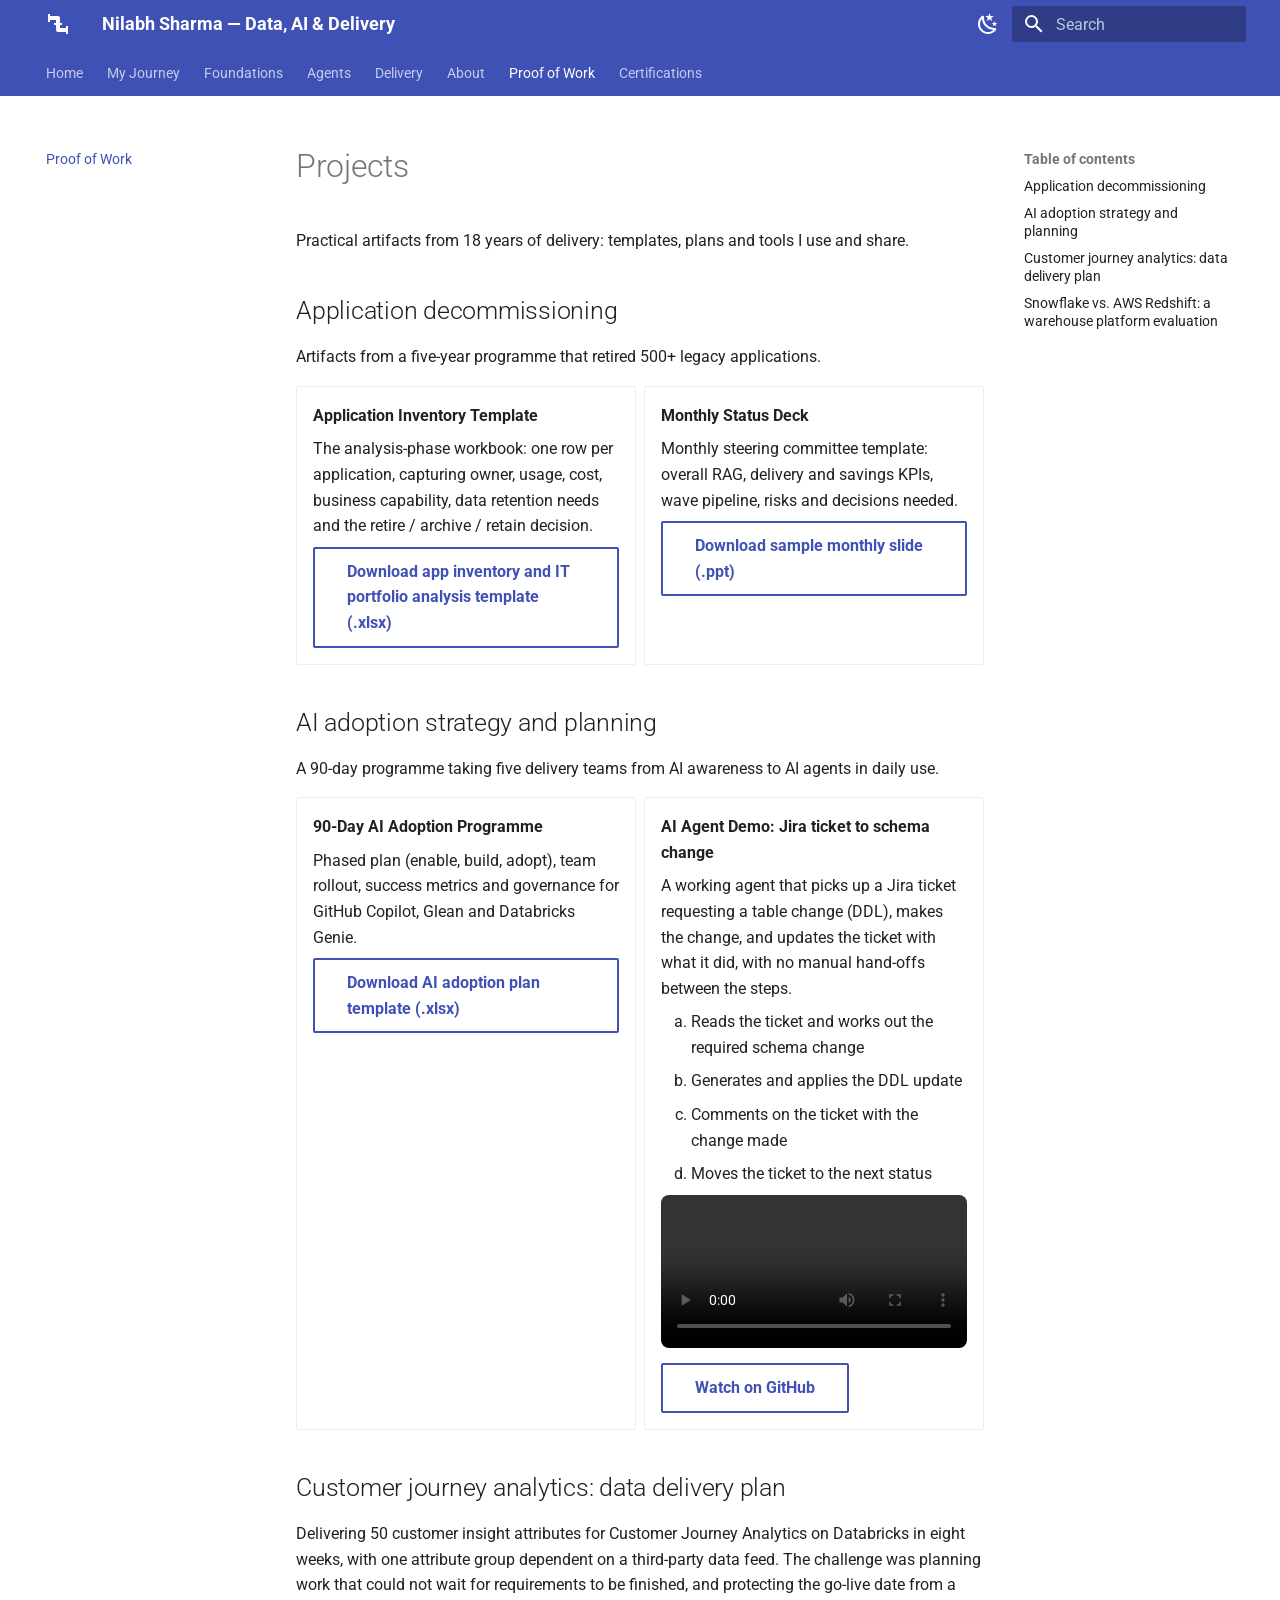
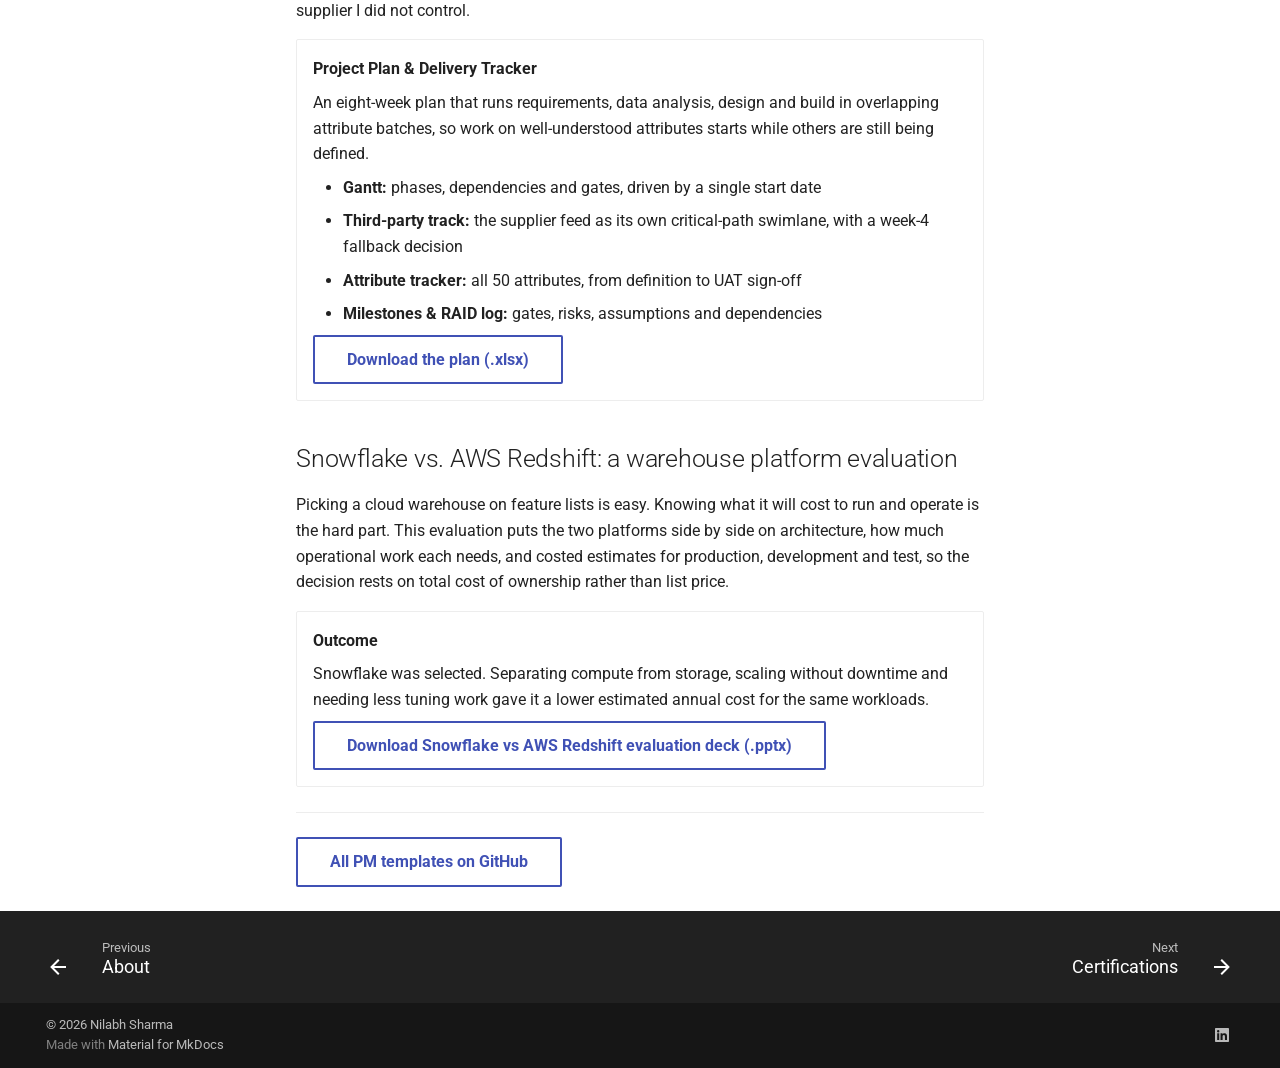
<file: proof-of-work/index.html>
<!doctype html>
<html lang="en" class="no-js">
  <head>
    
      <meta charset="utf-8">
      <meta name="viewport" content="width=device-width,initial-scale=1">
      
        <meta name="description" content="AI explained in the language of pipelines, tables and SLAs.">
      
      
        <meta name="author" content="Nilabh Sharma">
      
      
      
        <link rel="prev" href="../about/">
      
      
        <link rel="next" href="../certifications/">
      
      
        
      
      
      <link rel="icon" href="../assets/images/favicon.png">
      <meta name="generator" content="mkdocs-1.6.1, mkdocs-material-9.7.7">
    
    
      
        <title>Proof of Work - Nilabh Sharma — Data, AI & Delivery</title>
      
    
    
      <link rel="stylesheet" href="../assets/stylesheets/main.ec1eaa64.min.css">
      
        
        <link rel="stylesheet" href="../assets/stylesheets/palette.ab4e12ef.min.css">
      
      


    
    
      
    
    
      
        
        
        <link rel="preconnect" href="https://fonts.gstatic.com" crossorigin>
        <link rel="stylesheet" href="https://fonts.googleapis.com/css?family=Roboto:300,300i,400,400i,700,700i%7CRoboto+Mono:400,400i,700,700i&display=fallback">
        <style>:root{--md-text-font:"Roboto";--md-code-font:"Roboto Mono"}</style>
      
    
    
      <link rel="stylesheet" href="../stylesheets/extra.css">
    
    <script>__md_scope=new URL("..",location),__md_hash=e=>[...e].reduce(((e,_)=>(e<<5)-e+_.charCodeAt(0)),0),__md_get=(e,_=localStorage,t=__md_scope)=>JSON.parse(_.getItem(t.pathname+"."+e)),__md_set=(e,_,t=localStorage,a=__md_scope)=>{try{t.setItem(a.pathname+"."+e,JSON.stringify(_))}catch(e){}}</script>
    
      

    
    
  </head>
  
  
    
    
      
    
    
    
    
    <body dir="ltr" data-md-color-scheme="default" data-md-color-primary="indigo" data-md-color-accent="teal">
  
    
    <input class="md-toggle" data-md-toggle="drawer" type="checkbox" id="__drawer" autocomplete="off">
    <input class="md-toggle" data-md-toggle="search" type="checkbox" id="__search" autocomplete="off">
    <label class="md-overlay" for="__drawer"></label>
    <div data-md-component="skip">
      
        
        <a href="#projects" class="md-skip">
          Skip to content
        </a>
      
    </div>
    <div data-md-component="announce">
      
    </div>
    
    
      

<header class="md-header" data-md-component="header">
  <nav class="md-header__inner md-grid" aria-label="Header">
    <a href=".." title="Nilabh Sharma — Data, AI &amp; Delivery" class="md-header__button md-logo" aria-label="Nilabh Sharma — Data, AI & Delivery" data-md-component="logo">
      
  
  <svg xmlns="http://www.w3.org/2000/svg" viewBox="0 0 24 24"><path d="M22 14h-2v2h-6v-3h2v-2h-2V6a2 2 0 0 0-2-2H4V2H2v8h2V8h6v3H8v2h2v5a2 2 0 0 0 2 2h8v2h2"/></svg>

    </a>
    <label class="md-header__button md-icon" for="__drawer">
      
      <svg xmlns="http://www.w3.org/2000/svg" viewBox="0 0 24 24"><path d="M3 6h18v2H3zm0 5h18v2H3zm0 5h18v2H3z"/></svg>
    </label>
    <div class="md-header__title" data-md-component="header-title">
      <div class="md-header__ellipsis">
        <div class="md-header__topic">
          <span class="md-ellipsis">
            Nilabh Sharma — Data, AI & Delivery
          </span>
        </div>
        <div class="md-header__topic" data-md-component="header-topic">
          <span class="md-ellipsis">
            
              Proof of Work
            
          </span>
        </div>
      </div>
    </div>
    
      
        <form class="md-header__option" data-md-component="palette">
  
    
    
    
    <input class="md-option" data-md-color-media="(prefers-color-scheme: light)" data-md-color-scheme="default" data-md-color-primary="indigo" data-md-color-accent="teal"  aria-label="Switch to dark mode"  type="radio" name="__palette" id="__palette_0">
    
      <label class="md-header__button md-icon" title="Switch to dark mode" for="__palette_1" hidden>
        <svg xmlns="http://www.w3.org/2000/svg" viewBox="0 0 24 24"><path d="m17.75 4.09-2.53 1.94.91 3.06-2.63-1.81-2.63 1.81.91-3.06-2.53-1.94L12.44 4l1.06-3 1.06 3zm3.5 6.91-1.64 1.25.59 1.98-1.7-1.17-1.7 1.17.59-1.98L15.75 11l2.06-.05L18.5 9l.69 1.95zm-2.28 4.95c.83-.08 1.72 1.1 1.19 1.85-.32.45-.66.87-1.08 1.27C15.17 23 8.84 23 4.94 19.07c-3.91-3.9-3.91-10.24 0-14.14.4-.4.82-.76 1.27-1.08.75-.53 1.93.36 1.85 1.19-.27 2.86.69 5.83 2.89 8.02a9.96 9.96 0 0 0 8.02 2.89m-1.64 2.02a12.08 12.08 0 0 1-7.8-3.47c-2.17-2.19-3.33-5-3.49-7.82-2.81 3.14-2.7 7.96.31 10.98 3.02 3.01 7.84 3.12 10.98.31"/></svg>
      </label>
    
  
    
    
    
    <input class="md-option" data-md-color-media="(prefers-color-scheme: dark)" data-md-color-scheme="slate" data-md-color-primary="indigo" data-md-color-accent="teal"  aria-label="Switch to light mode"  type="radio" name="__palette" id="__palette_1">
    
      <label class="md-header__button md-icon" title="Switch to light mode" for="__palette_0" hidden>
        <svg xmlns="http://www.w3.org/2000/svg" viewBox="0 0 24 24"><path d="M12 7a5 5 0 0 1 5 5 5 5 0 0 1-5 5 5 5 0 0 1-5-5 5 5 0 0 1 5-5m0 2a3 3 0 0 0-3 3 3 3 0 0 0 3 3 3 3 0 0 0 3-3 3 3 0 0 0-3-3m0-7 2.39 3.42C13.65 5.15 12.84 5 12 5s-1.65.15-2.39.42zM3.34 7l4.16-.35A7.2 7.2 0 0 0 5.94 8.5c-.44.74-.69 1.5-.83 2.29zm.02 10 1.76-3.77a7.131 7.131 0 0 0 2.38 4.14zM20.65 7l-1.77 3.79a7.02 7.02 0 0 0-2.38-4.15zm-.01 10-4.14.36c.59-.51 1.12-1.14 1.54-1.86.42-.73.69-1.5.83-2.29zM12 22l-2.41-3.44c.74.27 1.55.44 2.41.44.82 0 1.63-.17 2.37-.44z"/></svg>
      </label>
    
  
</form>
      
    
    
      <script>var palette=__md_get("__palette");if(palette&&palette.color){if("(prefers-color-scheme)"===palette.color.media){var media=matchMedia("(prefers-color-scheme: light)"),input=document.querySelector(media.matches?"[data-md-color-media='(prefers-color-scheme: light)']":"[data-md-color-media='(prefers-color-scheme: dark)']");palette.color.media=input.getAttribute("data-md-color-media"),palette.color.scheme=input.getAttribute("data-md-color-scheme"),palette.color.primary=input.getAttribute("data-md-color-primary"),palette.color.accent=input.getAttribute("data-md-color-accent")}for(var[key,value]of Object.entries(palette.color))document.body.setAttribute("data-md-color-"+key,value)}</script>
    
    
    
      
      
        <label class="md-header__button md-icon" for="__search">
          
          <svg xmlns="http://www.w3.org/2000/svg" viewBox="0 0 24 24"><path d="M9.5 3A6.5 6.5 0 0 1 16 9.5c0 1.61-.59 3.09-1.56 4.23l.27.27h.79l5 5-1.5 1.5-5-5v-.79l-.27-.27A6.52 6.52 0 0 1 9.5 16 6.5 6.5 0 0 1 3 9.5 6.5 6.5 0 0 1 9.5 3m0 2C7 5 5 7 5 9.5S7 14 9.5 14 14 12 14 9.5 12 5 9.5 5"/></svg>
        </label>
        <div class="md-search" data-md-component="search" role="dialog">
  <label class="md-search__overlay" for="__search"></label>
  <div class="md-search__inner" role="search">
    <form class="md-search__form" name="search">
      <input type="text" class="md-search__input" name="query" aria-label="Search" placeholder="Search" autocapitalize="off" autocorrect="off" autocomplete="off" spellcheck="false" data-md-component="search-query" required>
      <label class="md-search__icon md-icon" for="__search">
        
        <svg xmlns="http://www.w3.org/2000/svg" viewBox="0 0 24 24"><path d="M9.5 3A6.5 6.5 0 0 1 16 9.5c0 1.61-.59 3.09-1.56 4.23l.27.27h.79l5 5-1.5 1.5-5-5v-.79l-.27-.27A6.52 6.52 0 0 1 9.5 16 6.5 6.5 0 0 1 3 9.5 6.5 6.5 0 0 1 9.5 3m0 2C7 5 5 7 5 9.5S7 14 9.5 14 14 12 14 9.5 12 5 9.5 5"/></svg>
        
        <svg xmlns="http://www.w3.org/2000/svg" viewBox="0 0 24 24"><path d="M20 11v2H8l5.5 5.5-1.42 1.42L4.16 12l7.92-7.92L13.5 5.5 8 11z"/></svg>
      </label>
      <nav class="md-search__options" aria-label="Search">
        
        <button type="reset" class="md-search__icon md-icon" title="Clear" aria-label="Clear" tabindex="-1">
          
          <svg xmlns="http://www.w3.org/2000/svg" viewBox="0 0 24 24"><path d="M19 6.41 17.59 5 12 10.59 6.41 5 5 6.41 10.59 12 5 17.59 6.41 19 12 13.41 17.59 19 19 17.59 13.41 12z"/></svg>
        </button>
      </nav>
      
        <div class="md-search__suggest" data-md-component="search-suggest"></div>
      
    </form>
    <div class="md-search__output">
      <div class="md-search__scrollwrap" tabindex="0" data-md-scrollfix>
        <div class="md-search-result" data-md-component="search-result">
          <div class="md-search-result__meta">
            Initializing search
          </div>
          <ol class="md-search-result__list" role="presentation"></ol>
        </div>
      </div>
    </div>
  </div>
</div>
      
    
    
  </nav>
  
</header>
    
    <div class="md-container" data-md-component="container">
      
      
        
          
            
<nav class="md-tabs" aria-label="Tabs" data-md-component="tabs">
  <div class="md-grid">
    <ul class="md-tabs__list">
      
        
  
  
  
  
    <li class="md-tabs__item">
      <a href=".." class="md-tabs__link">
        
  
  
    
  
  Home

      </a>
    </li>
  

      
        
  
  
  
  
    <li class="md-tabs__item">
      <a href="../journey/" class="md-tabs__link">
        
  
  
    
  
  My Journey

      </a>
    </li>
  

      
        
  
  
  
  
    
    
      <li class="md-tabs__item">
        <a href="../foundations/llms/" class="md-tabs__link">
          
  
  
  Foundations

        </a>
      </li>
    
  

      
        
  
  
  
  
    
    
      <li class="md-tabs__item">
        <a href="../agents/overview/" class="md-tabs__link">
          
  
  
  Agents

        </a>
      </li>
    
  

      
        
  
  
  
  
    
    
      <li class="md-tabs__item">
        <a href="../delivery/pm/" class="md-tabs__link">
          
  
  
  Delivery

        </a>
      </li>
    
  

      
        
  
  
  
  
    <li class="md-tabs__item">
      <a href="../about/" class="md-tabs__link">
        
  
  
    
  
  About

      </a>
    </li>
  

      
        
  
  
  
    
  
  
    <li class="md-tabs__item md-tabs__item--active">
      <a href="./" class="md-tabs__link">
        
  
  
    
  
  Proof of Work

      </a>
    </li>
  

      
        
  
  
  
  
    <li class="md-tabs__item">
      <a href="../certifications/" class="md-tabs__link">
        
  
  
    
  
  Certifications

      </a>
    </li>
  

      
    </ul>
  </div>
</nav>
          
        
      
      <main class="md-main" data-md-component="main">
        <div class="md-main__inner md-grid">
          
            
              
              <div class="md-sidebar md-sidebar--primary" data-md-component="sidebar" data-md-type="navigation" >
                <div class="md-sidebar__scrollwrap">
                  <div class="md-sidebar__inner">
                    


  


<nav class="md-nav md-nav--primary md-nav--lifted" aria-label="Navigation" data-md-level="0">
  <label class="md-nav__title" for="__drawer">
    <a href=".." title="Nilabh Sharma — Data, AI &amp; Delivery" class="md-nav__button md-logo" aria-label="Nilabh Sharma — Data, AI & Delivery" data-md-component="logo">
      
  
  <svg xmlns="http://www.w3.org/2000/svg" viewBox="0 0 24 24"><path d="M22 14h-2v2h-6v-3h2v-2h-2V6a2 2 0 0 0-2-2H4V2H2v8h2V8h6v3H8v2h2v5a2 2 0 0 0 2 2h8v2h2"/></svg>

    </a>
    Nilabh Sharma — Data, AI & Delivery
  </label>
  
  <ul class="md-nav__list" data-md-scrollfix>
    
      
      
  
  
  
  
    <li class="md-nav__item">
      <a href=".." class="md-nav__link">
        
  
  
  <span class="md-ellipsis">
    
  
    Home
  

    
  </span>
  
  

      </a>
    </li>
  

    
      
      
  
  
  
  
    <li class="md-nav__item">
      <a href="../journey/" class="md-nav__link">
        
  
  
  <span class="md-ellipsis">
    
  
    My Journey
  

    
  </span>
  
  

      </a>
    </li>
  

    
      
      
  
  
  
  
    
    
    
    
      
      
        
      
    
    
    <li class="md-nav__item md-nav__item--nested">
      
        
        
        <input class="md-nav__toggle md-toggle " type="checkbox" id="__nav_3" >
        
          
          <label class="md-nav__link" for="__nav_3" id="__nav_3_label" tabindex="0">
            
  
  
  <span class="md-ellipsis">
    
  
    Foundations
  

    
  </span>
  
  

            <span class="md-nav__icon md-icon"></span>
          </label>
        
        <nav class="md-nav" data-md-level="1" aria-labelledby="__nav_3_label" aria-expanded="false">
          <label class="md-nav__title" for="__nav_3">
            <span class="md-nav__icon md-icon"></span>
            
  
    Foundations
  

          </label>
          <ul class="md-nav__list" data-md-scrollfix>
            
              
                
  
  
  
  
    <li class="md-nav__item">
      <a href="../foundations/llms/" class="md-nav__link">
        
  
  
  <span class="md-ellipsis">
    
  
    LLMs for data engineers
  

    
  </span>
  
  

      </a>
    </li>
  

              
            
              
                
  
  
  
  
    <li class="md-nav__item">
      <a href="../foundations/rag/" class="md-nav__link">
        
  
  
  <span class="md-ellipsis">
    
  
    RAG is just ETL with a new sink
  

    
  </span>
  
  

      </a>
    </li>
  

              
            
          </ul>
        </nav>
      
    </li>
  

    
      
      
  
  
  
  
    
    
    
    
      
      
        
      
    
    
    <li class="md-nav__item md-nav__item--nested">
      
        
        
        <input class="md-nav__toggle md-toggle " type="checkbox" id="__nav_4" >
        
          
          <label class="md-nav__link" for="__nav_4" id="__nav_4_label" tabindex="0">
            
  
  
  <span class="md-ellipsis">
    
  
    Agents
  

    
  </span>
  
  

            <span class="md-nav__icon md-icon"></span>
          </label>
        
        <nav class="md-nav" data-md-level="1" aria-labelledby="__nav_4_label" aria-expanded="false">
          <label class="md-nav__title" for="__nav_4">
            <span class="md-nav__icon md-icon"></span>
            
  
    Agents
  

          </label>
          <ul class="md-nav__list" data-md-scrollfix>
            
              
                
  
  
  
  
    <li class="md-nav__item">
      <a href="../agents/overview/" class="md-nav__link">
        
  
  
  <span class="md-ellipsis">
    
  
    Agents as non-deterministic DAGs
  

    
  </span>
  
  

      </a>
    </li>
  

              
            
              
                
  
  
  
  
    <li class="md-nav__item">
      <a href="../agents/first-agent/" class="md-nav__link">
        
  
  
  <span class="md-ellipsis">
    
  
    Building my first Claude agent
  

    
  </span>
  
  

      </a>
    </li>
  

              
            
          </ul>
        </nav>
      
    </li>
  

    
      
      
  
  
  
  
    
    
    
    
      
      
        
      
    
    
    <li class="md-nav__item md-nav__item--nested">
      
        
        
        <input class="md-nav__toggle md-toggle " type="checkbox" id="__nav_5" >
        
          
          <label class="md-nav__link" for="__nav_5" id="__nav_5_label" tabindex="0">
            
  
  
  <span class="md-ellipsis">
    
  
    Delivery
  

    
  </span>
  
  

            <span class="md-nav__icon md-icon"></span>
          </label>
        
        <nav class="md-nav" data-md-level="1" aria-labelledby="__nav_5_label" aria-expanded="false">
          <label class="md-nav__title" for="__nav_5">
            <span class="md-nav__icon md-icon"></span>
            
  
    Delivery
  

          </label>
          <ul class="md-nav__list" data-md-scrollfix>
            
              
                
  
  
  
  
    <li class="md-nav__item">
      <a href="../delivery/pm/" class="md-nav__link">
        
  
  
  <span class="md-ellipsis">
    
  
    Managing AI projects
  

    
  </span>
  
  

      </a>
    </li>
  

              
            
          </ul>
        </nav>
      
    </li>
  

    
      
      
  
  
  
  
    <li class="md-nav__item">
      <a href="../about/" class="md-nav__link">
        
  
  
  <span class="md-ellipsis">
    
  
    About
  

    
  </span>
  
  

      </a>
    </li>
  

    
      
      
  
  
    
  
  
  
    <li class="md-nav__item md-nav__item--active">
      
      <input class="md-nav__toggle md-toggle" type="checkbox" id="__toc">
      
      
        
      
      
        <label class="md-nav__link md-nav__link--active" for="__toc">
          
  
  
  <span class="md-ellipsis">
    
  
    Proof of Work
  

    
  </span>
  
  

          <span class="md-nav__icon md-icon"></span>
        </label>
      
      <a href="./" class="md-nav__link md-nav__link--active">
        
  
  
  <span class="md-ellipsis">
    
  
    Proof of Work
  

    
  </span>
  
  

      </a>
      
        

<nav class="md-nav md-nav--secondary" aria-label="Table of contents">
  
  
  
    
  
  
    <label class="md-nav__title" for="__toc">
      <span class="md-nav__icon md-icon"></span>
      Table of contents
    </label>
    <ul class="md-nav__list" data-md-component="toc" data-md-scrollfix>
      
        <li class="md-nav__item">
  <a href="#application-decommissioning" class="md-nav__link">
    <span class="md-ellipsis">
      
        Application decommissioning
      
    </span>
  </a>
  
</li>
      
        <li class="md-nav__item">
  <a href="#ai-adoption-strategy-and-planning" class="md-nav__link">
    <span class="md-ellipsis">
      
        AI adoption strategy and planning
      
    </span>
  </a>
  
</li>
      
        <li class="md-nav__item">
  <a href="#customer-journey-analytics-data-delivery-plan" class="md-nav__link">
    <span class="md-ellipsis">
      
        Customer journey analytics: data delivery plan
      
    </span>
  </a>
  
</li>
      
        <li class="md-nav__item">
  <a href="#snowflake-vs-aws-redshift-a-warehouse-platform-evaluation" class="md-nav__link">
    <span class="md-ellipsis">
      
        Snowflake vs. AWS Redshift: a warehouse platform evaluation
      
    </span>
  </a>
  
</li>
      
    </ul>
  
</nav>
      
    </li>
  

    
      
      
  
  
  
  
    <li class="md-nav__item">
      <a href="../certifications/" class="md-nav__link">
        
  
  
  <span class="md-ellipsis">
    
  
    Certifications
  

    
  </span>
  
  

      </a>
    </li>
  

    
  </ul>
</nav>
                  </div>
                </div>
              </div>
            
            
              
              <div class="md-sidebar md-sidebar--secondary" data-md-component="sidebar" data-md-type="toc" >
                <div class="md-sidebar__scrollwrap">
                  <div class="md-sidebar__inner">
                    

<nav class="md-nav md-nav--secondary" aria-label="Table of contents">
  
  
  
    
  
  
    <label class="md-nav__title" for="__toc">
      <span class="md-nav__icon md-icon"></span>
      Table of contents
    </label>
    <ul class="md-nav__list" data-md-component="toc" data-md-scrollfix>
      
        <li class="md-nav__item">
  <a href="#application-decommissioning" class="md-nav__link">
    <span class="md-ellipsis">
      
        Application decommissioning
      
    </span>
  </a>
  
</li>
      
        <li class="md-nav__item">
  <a href="#ai-adoption-strategy-and-planning" class="md-nav__link">
    <span class="md-ellipsis">
      
        AI adoption strategy and planning
      
    </span>
  </a>
  
</li>
      
        <li class="md-nav__item">
  <a href="#customer-journey-analytics-data-delivery-plan" class="md-nav__link">
    <span class="md-ellipsis">
      
        Customer journey analytics: data delivery plan
      
    </span>
  </a>
  
</li>
      
        <li class="md-nav__item">
  <a href="#snowflake-vs-aws-redshift-a-warehouse-platform-evaluation" class="md-nav__link">
    <span class="md-ellipsis">
      
        Snowflake vs. AWS Redshift: a warehouse platform evaluation
      
    </span>
  </a>
  
</li>
      
    </ul>
  
</nav>
                  </div>
                </div>
              </div>
            
          
          
            <div class="md-content" data-md-component="content">
              
              <article class="md-content__inner md-typeset">
                
                  



<h1 id="projects">Projects<a class="headerlink" href="#projects" title="Permanent link">&para;</a></h1>
<p>Practical artifacts from 18 years of delivery: templates, plans and tools I use and share.</p>
<h2 id="application-decommissioning">Application decommissioning<a class="headerlink" href="#application-decommissioning" title="Permanent link">&para;</a></h2>
<p>Artifacts from a five-year programme that retired 500+ legacy applications.</p>
<div class="grid cards">
<ul>
<li>
<p><strong>Application Inventory Template</strong></p>
<p>The analysis-phase workbook: one row per application, capturing owner, usage, cost, business capability, data retention needs and the retire / archive / retain decision.</p>
<p><a class="md-button" href="https://github.com/nilabh-sharma/PM_Templates/raw/main/XXXXX_Application_Inventory_Template_decommission.xlsx">Download app inventory and IT portfolio analysis template (.xlsx)</a></p>
</li>
<li>
<p><strong>Monthly Status Deck</strong></p>
<p>Monthly steering committee template: overall RAG, delivery and savings KPIs, wave pipeline, risks and decisions needed.</p>
<p><a class="md-button" href="https://github.com/nilabh-sharma/PM_Templates/raw/main/AMS_Decommissioning_May2021.pptx">Download sample monthly slide (.ppt)</a></p>
</li>
</ul>
</div>
<h2 id="ai-adoption-strategy-and-planning">AI adoption strategy and planning<a class="headerlink" href="#ai-adoption-strategy-and-planning" title="Permanent link">&para;</a></h2>
<p>A 90-day programme taking five delivery teams from AI awareness to AI agents in daily use.</p>
<div class="grid cards">
<ul>
<li>
<p><strong>90-Day AI Adoption Programme</strong></p>
<p>Phased plan (enable, build, adopt), team rollout, success metrics and governance for GitHub Copilot, Glean and Databricks Genie.</p>
<p><a class="md-button" href="https://github.com/nilabh-sharma/AI-Plan-agent/raw/main/AI_ADOPTION_ROADMAP_TRACKER.xlsx">Download AI adoption plan template (.xlsx)</a></p>
</li>
<li>
<p><strong>AI Agent Demo: Jira ticket to schema change</strong></p>
<p>A working agent that picks up a Jira ticket requesting a table change (DDL), makes the change, and updates the ticket with what it did, with no manual hand-offs between the steps.</p>
<ol>
<li>Reads the ticket and works out the required schema change</li>
<li>Generates and applies the DDL update</li>
<li>Comments on the ticket with the change made</li>
<li>Moves the ticket to the next status</li>
</ol>
<p><video controls preload="metadata" style="width:100%; border-radius:8px;">
  <source src="https://github.com/nilabh-sharma/AI-Plan-agent/raw/main/AI_AGENT_WORKING_DDL_UPDATE%20%281%29.mp4" type="video/mp4">
</video></p>
<p><a class="md-button" href="https://github.com/nilabh-sharma/AI-Plan-agent/raw/main/AI_AGENT_WORKING_DDL_UPDATE%20%281%29.mp4">Watch on GitHub</a></p>
</li>
</ul>
</div>
<h2 id="customer-journey-analytics-data-delivery-plan">Customer journey analytics: data delivery plan<a class="headerlink" href="#customer-journey-analytics-data-delivery-plan" title="Permanent link">&para;</a></h2>
<p>Delivering 50 customer insight attributes for Customer Journey Analytics on Databricks in eight weeks, with one attribute group dependent on a third-party data feed. The challenge was planning work that could not wait for requirements to be finished, and protecting the go-live date from a supplier I did not control.</p>
<div class="grid cards">
<ul>
<li>
<p><strong>Project Plan &amp; Delivery Tracker</strong></p>
<p>An eight-week plan that runs requirements, data analysis, design and build in overlapping attribute batches, so work on well-understood attributes starts while others are still being defined.</p>
<ul>
<li><strong>Gantt:</strong> phases, dependencies and gates, driven by a single start date</li>
<li><strong>Third-party track:</strong> the supplier feed as its own critical-path swimlane, with a week-4 fallback decision</li>
<li><strong>Attribute tracker:</strong> all 50 attributes, from definition to UAT sign-off</li>
<li><strong>Milestones &amp; RAID log:</strong> gates, risks, assumptions and dependencies</li>
</ul>
<p><a class="md-button" href="https://github.com/nilabh-sharma/PM_Templates/raw/main/CJA_Customer_Insight_Views_Project_Plan_NS.xlsx">Download the plan (.xlsx)</a></p>
</li>
</ul>
</div>
<h2 id="snowflake-vs-aws-redshift-a-warehouse-platform-evaluation">Snowflake vs. AWS Redshift: a warehouse platform evaluation<a class="headerlink" href="#snowflake-vs-aws-redshift-a-warehouse-platform-evaluation" title="Permanent link">&para;</a></h2>
<p>Picking a cloud warehouse on feature lists is easy. Knowing what it will cost to run and operate is the hard part. This evaluation puts the two platforms side by side on architecture, how much operational work each needs, and costed estimates for production, development and test, so the decision rests on total cost of ownership rather than list price.</p>
<div class="grid cards">
<ul>
<li>
<p><strong>Outcome</strong></p>
<p>Snowflake was selected. Separating compute from storage, scaling without downtime and needing less tuning work gave it a lower estimated annual cost for the same workloads.</p>
<p><a class="md-button" href="https://github.com/nilabh-sharma/PM_Templates/raw/main/Snowflake%20%26%20AWS%20Redshift%20Evaluation_Comparison.pptx">Download Snowflake vs AWS Redshift evaluation deck (.pptx)</a></p>
</li>
</ul>
</div>
<hr />
<p><a class="md-button" href="https://github.com/nilabh-sharma/PM_Templates">All PM templates on GitHub</a></p>












                
              </article>
            </div>
          
          
<script>var target=document.getElementById(location.hash.slice(1));target&&target.name&&(target.checked=target.name.startsWith("__tabbed_"))</script>
        </div>
        
          <button type="button" class="md-top md-icon" data-md-component="top" hidden>
  
  <svg xmlns="http://www.w3.org/2000/svg" viewBox="0 0 24 24"><path d="M13 20h-2V8l-5.5 5.5-1.42-1.42L12 4.16l7.92 7.92-1.42 1.42L13 8z"/></svg>
  Back to top
</button>
        
      </main>
      
        <footer class="md-footer">
  
    
      
      <nav class="md-footer__inner md-grid" aria-label="Footer" >
        
          
          <a href="../about/" class="md-footer__link md-footer__link--prev" aria-label="Previous: About">
            <div class="md-footer__button md-icon">
              
              <svg xmlns="http://www.w3.org/2000/svg" viewBox="0 0 24 24"><path d="M20 11v2H8l5.5 5.5-1.42 1.42L4.16 12l7.92-7.92L13.5 5.5 8 11z"/></svg>
            </div>
            <div class="md-footer__title">
              <span class="md-footer__direction">
                Previous
              </span>
              <div class="md-ellipsis">
                About
              </div>
            </div>
          </a>
        
        
          
          <a href="../certifications/" class="md-footer__link md-footer__link--next" aria-label="Next: Certifications">
            <div class="md-footer__title">
              <span class="md-footer__direction">
                Next
              </span>
              <div class="md-ellipsis">
                Certifications
              </div>
            </div>
            <div class="md-footer__button md-icon">
              
              <svg xmlns="http://www.w3.org/2000/svg" viewBox="0 0 24 24"><path d="M4 11v2h12l-5.5 5.5 1.42 1.42L19.84 12l-7.92-7.92L10.5 5.5 16 11z"/></svg>
            </div>
          </a>
        
      </nav>
    
  
  <div class="md-footer-meta md-typeset">
    <div class="md-footer-meta__inner md-grid">
      <div class="md-copyright">
  
    <div class="md-copyright__highlight">
      © 2026 Nilabh Sharma
    </div>
  
  
    Made with
    <a href="https://squidfunk.github.io/mkdocs-material/" target="_blank" rel="noopener">
      Material for MkDocs
    </a>
  
</div>
      
        
<div class="md-social">
  
    
    
    
    
      
      
    
    <a href="https://www.linkedin.com/in/nilabhsharma" target="_blank" rel="noopener" title="www.linkedin.com" class="md-social__link">
      <svg xmlns="http://www.w3.org/2000/svg" viewBox="0 0 448 512"><!--! Font Awesome Free 7.1.0 by @fontawesome - https://fontawesome.com License - https://fontawesome.com/license/free (Icons: CC BY 4.0, Fonts: SIL OFL 1.1, Code: MIT License) Copyright 2025 Fonticons, Inc.--><path d="M416 32H31.9C14.3 32 0 46.5 0 64.3v383.4C0 465.5 14.3 480 31.9 480H416c17.6 0 32-14.5 32-32.3V64.3c0-17.8-14.4-32.3-32-32.3M135.4 416H69V202.2h66.5V416zM102.2 96a38.5 38.5 0 1 1 0 77 38.5 38.5 0 1 1 0-77m282.1 320h-66.4V312c0-24.8-.5-56.7-34.5-56.7-34.6 0-39.9 27-39.9 54.9V416h-66.4V202.2h63.7v29.2h.9c8.9-16.8 30.6-34.5 62.9-34.5 67.2 0 79.7 44.3 79.7 101.9z"/></svg>
    </a>
  
</div>
      
    </div>
  </div>
</footer>
      
    </div>
    <div class="md-dialog" data-md-component="dialog">
      <div class="md-dialog__inner md-typeset"></div>
    </div>
    
    
    
      
      
      <script id="__config" type="application/json">{"annotate": null, "base": "..", "features": ["navigation.tabs", "navigation.sections", "navigation.top", "navigation.footer", "search.suggest", "search.highlight", "content.code.copy", "content.code.annotate"], "search": "../assets/javascripts/workers/search.2c215733.min.js", "tags": null, "translations": {"clipboard.copied": "Copied to clipboard", "clipboard.copy": "Copy to clipboard", "search.result.more.one": "1 more on this page", "search.result.more.other": "# more on this page", "search.result.none": "No matching documents", "search.result.one": "1 matching document", "search.result.other": "# matching documents", "search.result.placeholder": "Type to start searching", "search.result.term.missing": "Missing", "select.version": "Select version"}, "version": null}</script>
    
    
      <script src="../assets/javascripts/bundle.d7400e89.min.js"></script>
      
    
  </body>
</html>
</file>
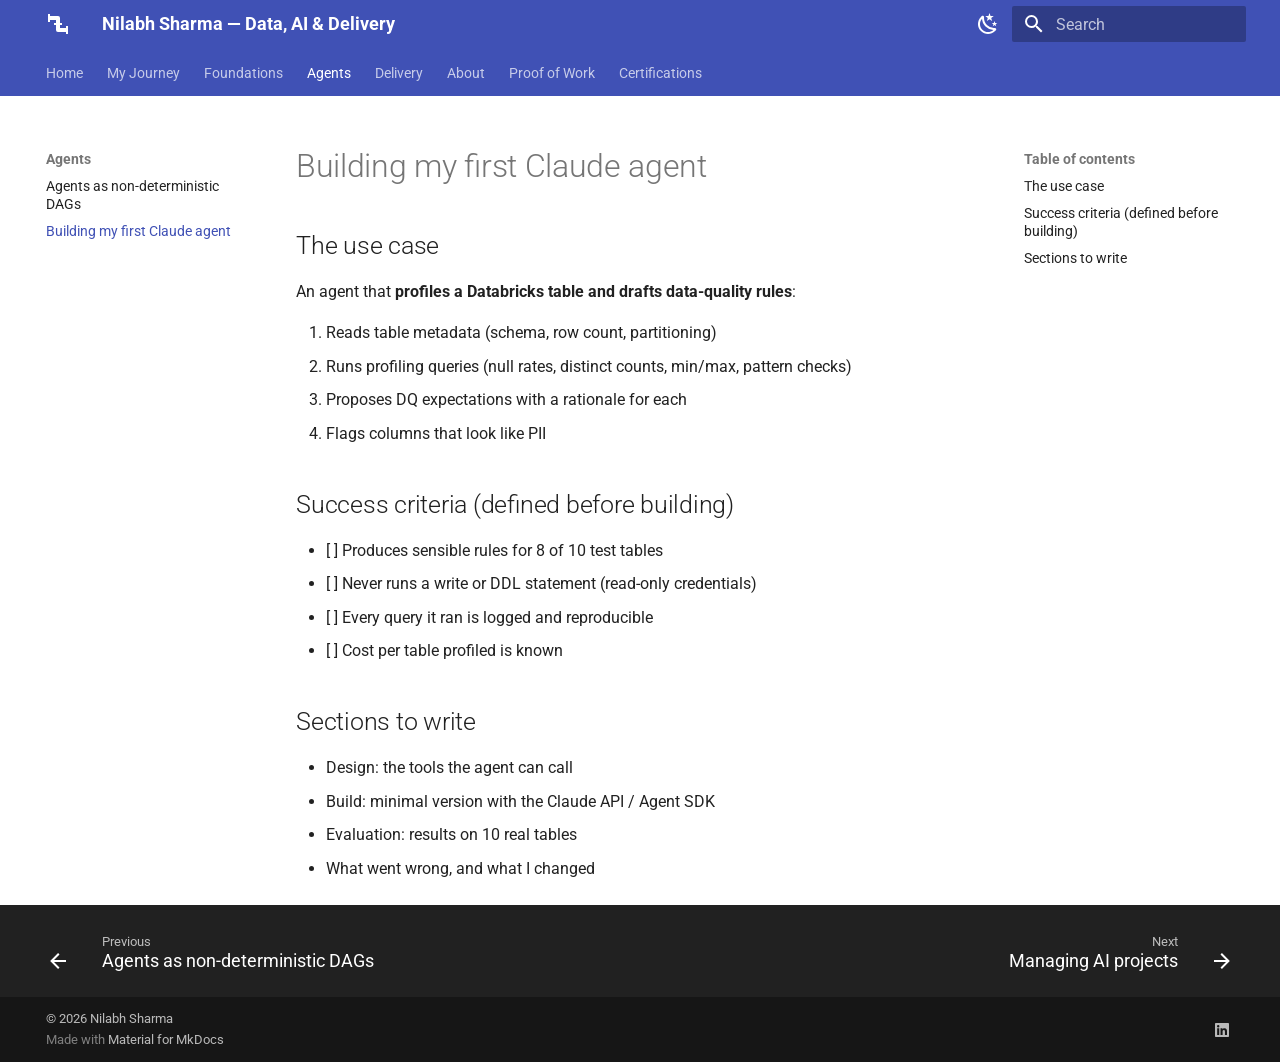
<file: agents/first-agent/index.html>
<!doctype html>
<html lang="en" class="no-js">
  <head>
    
      <meta charset="utf-8">
      <meta name="viewport" content="width=device-width,initial-scale=1">
      
        <meta name="description" content="AI explained in the language of pipelines, tables and SLAs.">
      
      
        <meta name="author" content="Nilabh Sharma">
      
      
      
        <link rel="prev" href="../overview/">
      
      
        <link rel="next" href="../../delivery/pm/">
      
      
        
      
      
      <link rel="icon" href="../../assets/images/favicon.png">
      <meta name="generator" content="mkdocs-1.6.1, mkdocs-material-9.7.7">
    
    
      
        <title>Building my first Claude agent - Nilabh Sharma — Data, AI & Delivery</title>
      
    
    
      <link rel="stylesheet" href="../../assets/stylesheets/main.ec1eaa64.min.css">
      
        
        <link rel="stylesheet" href="../../assets/stylesheets/palette.ab4e12ef.min.css">
      
      


    
    
      
    
    
      
        
        
        <link rel="preconnect" href="https://fonts.gstatic.com" crossorigin>
        <link rel="stylesheet" href="https://fonts.googleapis.com/css?family=Roboto:300,300i,400,400i,700,700i%7CRoboto+Mono:400,400i,700,700i&display=fallback">
        <style>:root{--md-text-font:"Roboto";--md-code-font:"Roboto Mono"}</style>
      
    
    
      <link rel="stylesheet" href="../../stylesheets/extra.css">
    
    <script>__md_scope=new URL("../..",location),__md_hash=e=>[...e].reduce(((e,_)=>(e<<5)-e+_.charCodeAt(0)),0),__md_get=(e,_=localStorage,t=__md_scope)=>JSON.parse(_.getItem(t.pathname+"."+e)),__md_set=(e,_,t=localStorage,a=__md_scope)=>{try{t.setItem(a.pathname+"."+e,JSON.stringify(_))}catch(e){}}</script>
    
      

    
    
  </head>
  
  
    
    
      
    
    
    
    
    <body dir="ltr" data-md-color-scheme="default" data-md-color-primary="indigo" data-md-color-accent="teal">
  
    
    <input class="md-toggle" data-md-toggle="drawer" type="checkbox" id="__drawer" autocomplete="off">
    <input class="md-toggle" data-md-toggle="search" type="checkbox" id="__search" autocomplete="off">
    <label class="md-overlay" for="__drawer"></label>
    <div data-md-component="skip">
      
        
        <a href="#building-my-first-claude-agent" class="md-skip">
          Skip to content
        </a>
      
    </div>
    <div data-md-component="announce">
      
    </div>
    
    
      

<header class="md-header" data-md-component="header">
  <nav class="md-header__inner md-grid" aria-label="Header">
    <a href="../.." title="Nilabh Sharma — Data, AI &amp; Delivery" class="md-header__button md-logo" aria-label="Nilabh Sharma — Data, AI & Delivery" data-md-component="logo">
      
  
  <svg xmlns="http://www.w3.org/2000/svg" viewBox="0 0 24 24"><path d="M22 14h-2v2h-6v-3h2v-2h-2V6a2 2 0 0 0-2-2H4V2H2v8h2V8h6v3H8v2h2v5a2 2 0 0 0 2 2h8v2h2"/></svg>

    </a>
    <label class="md-header__button md-icon" for="__drawer">
      
      <svg xmlns="http://www.w3.org/2000/svg" viewBox="0 0 24 24"><path d="M3 6h18v2H3zm0 5h18v2H3zm0 5h18v2H3z"/></svg>
    </label>
    <div class="md-header__title" data-md-component="header-title">
      <div class="md-header__ellipsis">
        <div class="md-header__topic">
          <span class="md-ellipsis">
            Nilabh Sharma — Data, AI & Delivery
          </span>
        </div>
        <div class="md-header__topic" data-md-component="header-topic">
          <span class="md-ellipsis">
            
              Building my first Claude agent
            
          </span>
        </div>
      </div>
    </div>
    
      
        <form class="md-header__option" data-md-component="palette">
  
    
    
    
    <input class="md-option" data-md-color-media="(prefers-color-scheme: light)" data-md-color-scheme="default" data-md-color-primary="indigo" data-md-color-accent="teal"  aria-label="Switch to dark mode"  type="radio" name="__palette" id="__palette_0">
    
      <label class="md-header__button md-icon" title="Switch to dark mode" for="__palette_1" hidden>
        <svg xmlns="http://www.w3.org/2000/svg" viewBox="0 0 24 24"><path d="m17.75 4.09-2.53 1.94.91 3.06-2.63-1.81-2.63 1.81.91-3.06-2.53-1.94L12.44 4l1.06-3 1.06 3zm3.5 6.91-1.64 1.25.59 1.98-1.7-1.17-1.7 1.17.59-1.98L15.75 11l2.06-.05L18.5 9l.69 1.95zm-2.28 4.95c.83-.08 1.72 1.1 1.19 1.85-.32.45-.66.87-1.08 1.27C15.17 23 8.84 23 4.94 19.07c-3.91-3.9-3.91-10.24 0-14.14.4-.4.82-.76 1.27-1.08.75-.53 1.93.36 1.85 1.19-.27 2.86.69 5.83 2.89 8.02a9.96 9.96 0 0 0 8.02 2.89m-1.64 2.02a12.08 12.08 0 0 1-7.8-3.47c-2.17-2.19-3.33-5-3.49-7.82-2.81 3.14-2.7 7.96.31 10.98 3.02 3.01 7.84 3.12 10.98.31"/></svg>
      </label>
    
  
    
    
    
    <input class="md-option" data-md-color-media="(prefers-color-scheme: dark)" data-md-color-scheme="slate" data-md-color-primary="indigo" data-md-color-accent="teal"  aria-label="Switch to light mode"  type="radio" name="__palette" id="__palette_1">
    
      <label class="md-header__button md-icon" title="Switch to light mode" for="__palette_0" hidden>
        <svg xmlns="http://www.w3.org/2000/svg" viewBox="0 0 24 24"><path d="M12 7a5 5 0 0 1 5 5 5 5 0 0 1-5 5 5 5 0 0 1-5-5 5 5 0 0 1 5-5m0 2a3 3 0 0 0-3 3 3 3 0 0 0 3 3 3 3 0 0 0 3-3 3 3 0 0 0-3-3m0-7 2.39 3.42C13.65 5.15 12.84 5 12 5s-1.65.15-2.39.42zM3.34 7l4.16-.35A7.2 7.2 0 0 0 5.94 8.5c-.44.74-.69 1.5-.83 2.29zm.02 10 1.76-3.77a7.131 7.131 0 0 0 2.38 4.14zM20.65 7l-1.77 3.79a7.02 7.02 0 0 0-2.38-4.15zm-.01 10-4.14.36c.59-.51 1.12-1.14 1.54-1.86.42-.73.69-1.5.83-2.29zM12 22l-2.41-3.44c.74.27 1.55.44 2.41.44.82 0 1.63-.17 2.37-.44z"/></svg>
      </label>
    
  
</form>
      
    
    
      <script>var palette=__md_get("__palette");if(palette&&palette.color){if("(prefers-color-scheme)"===palette.color.media){var media=matchMedia("(prefers-color-scheme: light)"),input=document.querySelector(media.matches?"[data-md-color-media='(prefers-color-scheme: light)']":"[data-md-color-media='(prefers-color-scheme: dark)']");palette.color.media=input.getAttribute("data-md-color-media"),palette.color.scheme=input.getAttribute("data-md-color-scheme"),palette.color.primary=input.getAttribute("data-md-color-primary"),palette.color.accent=input.getAttribute("data-md-color-accent")}for(var[key,value]of Object.entries(palette.color))document.body.setAttribute("data-md-color-"+key,value)}</script>
    
    
    
      
      
        <label class="md-header__button md-icon" for="__search">
          
          <svg xmlns="http://www.w3.org/2000/svg" viewBox="0 0 24 24"><path d="M9.5 3A6.5 6.5 0 0 1 16 9.5c0 1.61-.59 3.09-1.56 4.23l.27.27h.79l5 5-1.5 1.5-5-5v-.79l-.27-.27A6.52 6.52 0 0 1 9.5 16 6.5 6.5 0 0 1 3 9.5 6.5 6.5 0 0 1 9.5 3m0 2C7 5 5 7 5 9.5S7 14 9.5 14 14 12 14 9.5 12 5 9.5 5"/></svg>
        </label>
        <div class="md-search" data-md-component="search" role="dialog">
  <label class="md-search__overlay" for="__search"></label>
  <div class="md-search__inner" role="search">
    <form class="md-search__form" name="search">
      <input type="text" class="md-search__input" name="query" aria-label="Search" placeholder="Search" autocapitalize="off" autocorrect="off" autocomplete="off" spellcheck="false" data-md-component="search-query" required>
      <label class="md-search__icon md-icon" for="__search">
        
        <svg xmlns="http://www.w3.org/2000/svg" viewBox="0 0 24 24"><path d="M9.5 3A6.5 6.5 0 0 1 16 9.5c0 1.61-.59 3.09-1.56 4.23l.27.27h.79l5 5-1.5 1.5-5-5v-.79l-.27-.27A6.52 6.52 0 0 1 9.5 16 6.5 6.5 0 0 1 3 9.5 6.5 6.5 0 0 1 9.5 3m0 2C7 5 5 7 5 9.5S7 14 9.5 14 14 12 14 9.5 12 5 9.5 5"/></svg>
        
        <svg xmlns="http://www.w3.org/2000/svg" viewBox="0 0 24 24"><path d="M20 11v2H8l5.5 5.5-1.42 1.42L4.16 12l7.92-7.92L13.5 5.5 8 11z"/></svg>
      </label>
      <nav class="md-search__options" aria-label="Search">
        
        <button type="reset" class="md-search__icon md-icon" title="Clear" aria-label="Clear" tabindex="-1">
          
          <svg xmlns="http://www.w3.org/2000/svg" viewBox="0 0 24 24"><path d="M19 6.41 17.59 5 12 10.59 6.41 5 5 6.41 10.59 12 5 17.59 6.41 19 12 13.41 17.59 19 19 17.59 13.41 12z"/></svg>
        </button>
      </nav>
      
        <div class="md-search__suggest" data-md-component="search-suggest"></div>
      
    </form>
    <div class="md-search__output">
      <div class="md-search__scrollwrap" tabindex="0" data-md-scrollfix>
        <div class="md-search-result" data-md-component="search-result">
          <div class="md-search-result__meta">
            Initializing search
          </div>
          <ol class="md-search-result__list" role="presentation"></ol>
        </div>
      </div>
    </div>
  </div>
</div>
      
    
    
  </nav>
  
</header>
    
    <div class="md-container" data-md-component="container">
      
      
        
          
            
<nav class="md-tabs" aria-label="Tabs" data-md-component="tabs">
  <div class="md-grid">
    <ul class="md-tabs__list">
      
        
  
  
  
  
    <li class="md-tabs__item">
      <a href="../.." class="md-tabs__link">
        
  
  
    
  
  Home

      </a>
    </li>
  

      
        
  
  
  
  
    <li class="md-tabs__item">
      <a href="../../journey/" class="md-tabs__link">
        
  
  
    
  
  My Journey

      </a>
    </li>
  

      
        
  
  
  
  
    
    
      <li class="md-tabs__item">
        <a href="../../foundations/llms/" class="md-tabs__link">
          
  
  
  Foundations

        </a>
      </li>
    
  

      
        
  
  
  
    
  
  
    
    
      <li class="md-tabs__item md-tabs__item--active">
        <a href="../overview/" class="md-tabs__link">
          
  
  
  Agents

        </a>
      </li>
    
  

      
        
  
  
  
  
    
    
      <li class="md-tabs__item">
        <a href="../../delivery/pm/" class="md-tabs__link">
          
  
  
  Delivery

        </a>
      </li>
    
  

      
        
  
  
  
  
    <li class="md-tabs__item">
      <a href="../../about/" class="md-tabs__link">
        
  
  
    
  
  About

      </a>
    </li>
  

      
        
  
  
  
  
    <li class="md-tabs__item">
      <a href="../../proof-of-work/" class="md-tabs__link">
        
  
  
    
  
  Proof of Work

      </a>
    </li>
  

      
        
  
  
  
  
    <li class="md-tabs__item">
      <a href="../../certifications/" class="md-tabs__link">
        
  
  
    
  
  Certifications

      </a>
    </li>
  

      
    </ul>
  </div>
</nav>
          
        
      
      <main class="md-main" data-md-component="main">
        <div class="md-main__inner md-grid">
          
            
              
              <div class="md-sidebar md-sidebar--primary" data-md-component="sidebar" data-md-type="navigation" >
                <div class="md-sidebar__scrollwrap">
                  <div class="md-sidebar__inner">
                    


  


<nav class="md-nav md-nav--primary md-nav--lifted" aria-label="Navigation" data-md-level="0">
  <label class="md-nav__title" for="__drawer">
    <a href="../.." title="Nilabh Sharma — Data, AI &amp; Delivery" class="md-nav__button md-logo" aria-label="Nilabh Sharma — Data, AI & Delivery" data-md-component="logo">
      
  
  <svg xmlns="http://www.w3.org/2000/svg" viewBox="0 0 24 24"><path d="M22 14h-2v2h-6v-3h2v-2h-2V6a2 2 0 0 0-2-2H4V2H2v8h2V8h6v3H8v2h2v5a2 2 0 0 0 2 2h8v2h2"/></svg>

    </a>
    Nilabh Sharma — Data, AI & Delivery
  </label>
  
  <ul class="md-nav__list" data-md-scrollfix>
    
      
      
  
  
  
  
    <li class="md-nav__item">
      <a href="../.." class="md-nav__link">
        
  
  
  <span class="md-ellipsis">
    
  
    Home
  

    
  </span>
  
  

      </a>
    </li>
  

    
      
      
  
  
  
  
    <li class="md-nav__item">
      <a href="../../journey/" class="md-nav__link">
        
  
  
  <span class="md-ellipsis">
    
  
    My Journey
  

    
  </span>
  
  

      </a>
    </li>
  

    
      
      
  
  
  
  
    
    
    
    
      
      
        
      
    
    
    <li class="md-nav__item md-nav__item--nested">
      
        
        
        <input class="md-nav__toggle md-toggle " type="checkbox" id="__nav_3" >
        
          
          <label class="md-nav__link" for="__nav_3" id="__nav_3_label" tabindex="0">
            
  
  
  <span class="md-ellipsis">
    
  
    Foundations
  

    
  </span>
  
  

            <span class="md-nav__icon md-icon"></span>
          </label>
        
        <nav class="md-nav" data-md-level="1" aria-labelledby="__nav_3_label" aria-expanded="false">
          <label class="md-nav__title" for="__nav_3">
            <span class="md-nav__icon md-icon"></span>
            
  
    Foundations
  

          </label>
          <ul class="md-nav__list" data-md-scrollfix>
            
              
                
  
  
  
  
    <li class="md-nav__item">
      <a href="../../foundations/llms/" class="md-nav__link">
        
  
  
  <span class="md-ellipsis">
    
  
    LLMs for data engineers
  

    
  </span>
  
  

      </a>
    </li>
  

              
            
              
                
  
  
  
  
    <li class="md-nav__item">
      <a href="../../foundations/rag/" class="md-nav__link">
        
  
  
  <span class="md-ellipsis">
    
  
    RAG is just ETL with a new sink
  

    
  </span>
  
  

      </a>
    </li>
  

              
            
          </ul>
        </nav>
      
    </li>
  

    
      
      
  
  
    
  
  
  
    
    
    
    
      
        
        
      
      
        
      
    
    
    <li class="md-nav__item md-nav__item--active md-nav__item--section md-nav__item--nested">
      
        
        
        <input class="md-nav__toggle md-toggle " type="checkbox" id="__nav_4" checked>
        
          
          <label class="md-nav__link" for="__nav_4" id="__nav_4_label" tabindex="">
            
  
  
  <span class="md-ellipsis">
    
  
    Agents
  

    
  </span>
  
  

            <span class="md-nav__icon md-icon"></span>
          </label>
        
        <nav class="md-nav" data-md-level="1" aria-labelledby="__nav_4_label" aria-expanded="true">
          <label class="md-nav__title" for="__nav_4">
            <span class="md-nav__icon md-icon"></span>
            
  
    Agents
  

          </label>
          <ul class="md-nav__list" data-md-scrollfix>
            
              
                
  
  
  
  
    <li class="md-nav__item">
      <a href="../overview/" class="md-nav__link">
        
  
  
  <span class="md-ellipsis">
    
  
    Agents as non-deterministic DAGs
  

    
  </span>
  
  

      </a>
    </li>
  

              
            
              
                
  
  
    
  
  
  
    <li class="md-nav__item md-nav__item--active">
      
      <input class="md-nav__toggle md-toggle" type="checkbox" id="__toc">
      
      
        
      
      
        <label class="md-nav__link md-nav__link--active" for="__toc">
          
  
  
  <span class="md-ellipsis">
    
  
    Building my first Claude agent
  

    
  </span>
  
  

          <span class="md-nav__icon md-icon"></span>
        </label>
      
      <a href="./" class="md-nav__link md-nav__link--active">
        
  
  
  <span class="md-ellipsis">
    
  
    Building my first Claude agent
  

    
  </span>
  
  

      </a>
      
        

<nav class="md-nav md-nav--secondary" aria-label="Table of contents">
  
  
  
    
  
  
    <label class="md-nav__title" for="__toc">
      <span class="md-nav__icon md-icon"></span>
      Table of contents
    </label>
    <ul class="md-nav__list" data-md-component="toc" data-md-scrollfix>
      
        <li class="md-nav__item">
  <a href="#the-use-case" class="md-nav__link">
    <span class="md-ellipsis">
      
        The use case
      
    </span>
  </a>
  
</li>
      
        <li class="md-nav__item">
  <a href="#success-criteria-defined-before-building" class="md-nav__link">
    <span class="md-ellipsis">
      
        Success criteria (defined before building)
      
    </span>
  </a>
  
</li>
      
        <li class="md-nav__item">
  <a href="#sections-to-write" class="md-nav__link">
    <span class="md-ellipsis">
      
        Sections to write
      
    </span>
  </a>
  
</li>
      
    </ul>
  
</nav>
      
    </li>
  

              
            
          </ul>
        </nav>
      
    </li>
  

    
      
      
  
  
  
  
    
    
    
    
      
      
        
      
    
    
    <li class="md-nav__item md-nav__item--nested">
      
        
        
        <input class="md-nav__toggle md-toggle " type="checkbox" id="__nav_5" >
        
          
          <label class="md-nav__link" for="__nav_5" id="__nav_5_label" tabindex="0">
            
  
  
  <span class="md-ellipsis">
    
  
    Delivery
  

    
  </span>
  
  

            <span class="md-nav__icon md-icon"></span>
          </label>
        
        <nav class="md-nav" data-md-level="1" aria-labelledby="__nav_5_label" aria-expanded="false">
          <label class="md-nav__title" for="__nav_5">
            <span class="md-nav__icon md-icon"></span>
            
  
    Delivery
  

          </label>
          <ul class="md-nav__list" data-md-scrollfix>
            
              
                
  
  
  
  
    <li class="md-nav__item">
      <a href="../../delivery/pm/" class="md-nav__link">
        
  
  
  <span class="md-ellipsis">
    
  
    Managing AI projects
  

    
  </span>
  
  

      </a>
    </li>
  

              
            
          </ul>
        </nav>
      
    </li>
  

    
      
      
  
  
  
  
    <li class="md-nav__item">
      <a href="../../about/" class="md-nav__link">
        
  
  
  <span class="md-ellipsis">
    
  
    About
  

    
  </span>
  
  

      </a>
    </li>
  

    
      
      
  
  
  
  
    <li class="md-nav__item">
      <a href="../../proof-of-work/" class="md-nav__link">
        
  
  
  <span class="md-ellipsis">
    
  
    Proof of Work
  

    
  </span>
  
  

      </a>
    </li>
  

    
      
      
  
  
  
  
    <li class="md-nav__item">
      <a href="../../certifications/" class="md-nav__link">
        
  
  
  <span class="md-ellipsis">
    
  
    Certifications
  

    
  </span>
  
  

      </a>
    </li>
  

    
  </ul>
</nav>
                  </div>
                </div>
              </div>
            
            
              
              <div class="md-sidebar md-sidebar--secondary" data-md-component="sidebar" data-md-type="toc" >
                <div class="md-sidebar__scrollwrap">
                  <div class="md-sidebar__inner">
                    

<nav class="md-nav md-nav--secondary" aria-label="Table of contents">
  
  
  
    
  
  
    <label class="md-nav__title" for="__toc">
      <span class="md-nav__icon md-icon"></span>
      Table of contents
    </label>
    <ul class="md-nav__list" data-md-component="toc" data-md-scrollfix>
      
        <li class="md-nav__item">
  <a href="#the-use-case" class="md-nav__link">
    <span class="md-ellipsis">
      
        The use case
      
    </span>
  </a>
  
</li>
      
        <li class="md-nav__item">
  <a href="#success-criteria-defined-before-building" class="md-nav__link">
    <span class="md-ellipsis">
      
        Success criteria (defined before building)
      
    </span>
  </a>
  
</li>
      
        <li class="md-nav__item">
  <a href="#sections-to-write" class="md-nav__link">
    <span class="md-ellipsis">
      
        Sections to write
      
    </span>
  </a>
  
</li>
      
    </ul>
  
</nav>
                  </div>
                </div>
              </div>
            
          
          
            <div class="md-content" data-md-component="content">
              
              <article class="md-content__inner md-typeset">
                
                  



<h1 id="building-my-first-claude-agent">Building my first Claude agent<a class="headerlink" href="#building-my-first-claude-agent" title="Permanent link">&para;</a></h1>
<h2 id="the-use-case">The use case<a class="headerlink" href="#the-use-case" title="Permanent link">&para;</a></h2>
<p>An agent that <strong>profiles a Databricks table and drafts data-quality rules</strong>:</p>
<ol>
<li>Reads table metadata (schema, row count, partitioning)</li>
<li>Runs profiling queries (null rates, distinct counts, min/max, pattern checks)</li>
<li>Proposes DQ expectations with a rationale for each</li>
<li>Flags columns that look like PII</li>
</ol>
<h2 id="success-criteria-defined-before-building">Success criteria (defined before building)<a class="headerlink" href="#success-criteria-defined-before-building" title="Permanent link">&para;</a></h2>
<ul>
<li>[ ] Produces sensible rules for 8 of 10 test tables</li>
<li>[ ] Never runs a write or DDL statement (read-only credentials)</li>
<li>[ ] Every query it ran is logged and reproducible</li>
<li>[ ] Cost per table profiled is known</li>
</ul>
<h2 id="sections-to-write">Sections to write<a class="headerlink" href="#sections-to-write" title="Permanent link">&para;</a></h2>
<ul>
<li>Design: the tools the agent can call</li>
<li>Build: minimal version with the Claude API / Agent SDK</li>
<li>Evaluation: results on 10 real tables</li>
<li>What went wrong, and what I changed</li>
</ul>












                
              </article>
            </div>
          
          
<script>var target=document.getElementById(location.hash.slice(1));target&&target.name&&(target.checked=target.name.startsWith("__tabbed_"))</script>
        </div>
        
          <button type="button" class="md-top md-icon" data-md-component="top" hidden>
  
  <svg xmlns="http://www.w3.org/2000/svg" viewBox="0 0 24 24"><path d="M13 20h-2V8l-5.5 5.5-1.42-1.42L12 4.16l7.92 7.92-1.42 1.42L13 8z"/></svg>
  Back to top
</button>
        
      </main>
      
        <footer class="md-footer">
  
    
      
      <nav class="md-footer__inner md-grid" aria-label="Footer" >
        
          
          <a href="../overview/" class="md-footer__link md-footer__link--prev" aria-label="Previous: Agents as non-deterministic DAGs">
            <div class="md-footer__button md-icon">
              
              <svg xmlns="http://www.w3.org/2000/svg" viewBox="0 0 24 24"><path d="M20 11v2H8l5.5 5.5-1.42 1.42L4.16 12l7.92-7.92L13.5 5.5 8 11z"/></svg>
            </div>
            <div class="md-footer__title">
              <span class="md-footer__direction">
                Previous
              </span>
              <div class="md-ellipsis">
                Agents as non-deterministic DAGs
              </div>
            </div>
          </a>
        
        
          
          <a href="../../delivery/pm/" class="md-footer__link md-footer__link--next" aria-label="Next: Managing AI projects">
            <div class="md-footer__title">
              <span class="md-footer__direction">
                Next
              </span>
              <div class="md-ellipsis">
                Managing AI projects
              </div>
            </div>
            <div class="md-footer__button md-icon">
              
              <svg xmlns="http://www.w3.org/2000/svg" viewBox="0 0 24 24"><path d="M4 11v2h12l-5.5 5.5 1.42 1.42L19.84 12l-7.92-7.92L10.5 5.5 16 11z"/></svg>
            </div>
          </a>
        
      </nav>
    
  
  <div class="md-footer-meta md-typeset">
    <div class="md-footer-meta__inner md-grid">
      <div class="md-copyright">
  
    <div class="md-copyright__highlight">
      © 2026 Nilabh Sharma
    </div>
  
  
    Made with
    <a href="https://squidfunk.github.io/mkdocs-material/" target="_blank" rel="noopener">
      Material for MkDocs
    </a>
  
</div>
      
        
<div class="md-social">
  
    
    
    
    
      
      
    
    <a href="https://www.linkedin.com/in/nilabhsharma" target="_blank" rel="noopener" title="www.linkedin.com" class="md-social__link">
      <svg xmlns="http://www.w3.org/2000/svg" viewBox="0 0 448 512"><!--! Font Awesome Free 7.1.0 by @fontawesome - https://fontawesome.com License - https://fontawesome.com/license/free (Icons: CC BY 4.0, Fonts: SIL OFL 1.1, Code: MIT License) Copyright 2025 Fonticons, Inc.--><path d="M416 32H31.9C14.3 32 0 46.5 0 64.3v383.4C0 465.5 14.3 480 31.9 480H416c17.6 0 32-14.5 32-32.3V64.3c0-17.8-14.4-32.3-32-32.3M135.4 416H69V202.2h66.5V416zM102.2 96a38.5 38.5 0 1 1 0 77 38.5 38.5 0 1 1 0-77m282.1 320h-66.4V312c0-24.8-.5-56.7-34.5-56.7-34.6 0-39.9 27-39.9 54.9V416h-66.4V202.2h63.7v29.2h.9c8.9-16.8 30.6-34.5 62.9-34.5 67.2 0 79.7 44.3 79.7 101.9z"/></svg>
    </a>
  
</div>
      
    </div>
  </div>
</footer>
      
    </div>
    <div class="md-dialog" data-md-component="dialog">
      <div class="md-dialog__inner md-typeset"></div>
    </div>
    
    
    
      
      
      <script id="__config" type="application/json">{"annotate": null, "base": "../..", "features": ["navigation.tabs", "navigation.sections", "navigation.top", "navigation.footer", "search.suggest", "search.highlight", "content.code.copy", "content.code.annotate"], "search": "../../assets/javascripts/workers/search.2c215733.min.js", "tags": null, "translations": {"clipboard.copied": "Copied to clipboard", "clipboard.copy": "Copy to clipboard", "search.result.more.one": "1 more on this page", "search.result.more.other": "# more on this page", "search.result.none": "No matching documents", "search.result.one": "1 matching document", "search.result.other": "# matching documents", "search.result.placeholder": "Type to start searching", "search.result.term.missing": "Missing", "select.version": "Select version"}, "version": null}</script>
    
    
      <script src="../../assets/javascripts/bundle.d7400e89.min.js"></script>
      
    
  </body>
</html>
</file>
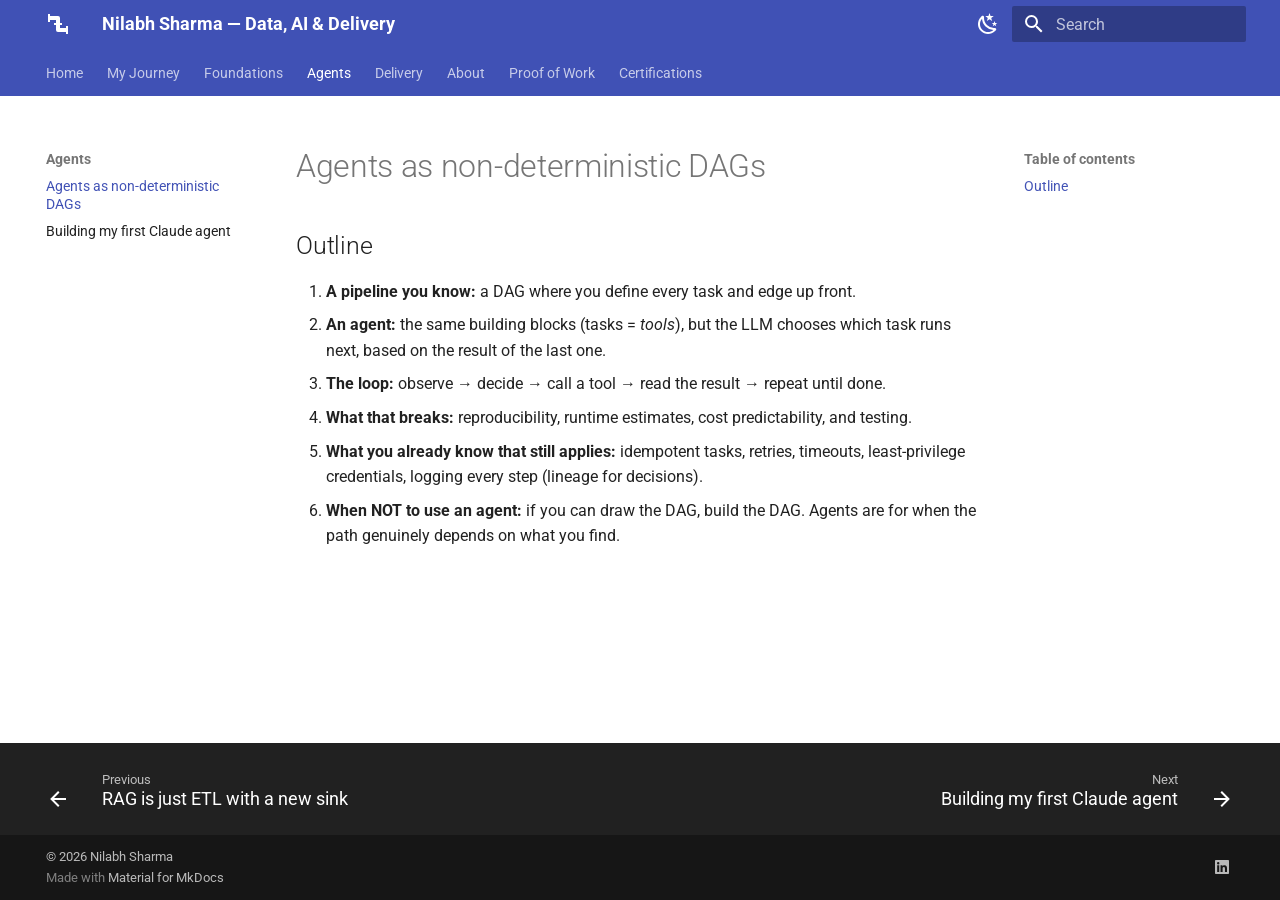
<file: agents/overview/index.html>
<!doctype html>
<html lang="en" class="no-js">
  <head>
    
      <meta charset="utf-8">
      <meta name="viewport" content="width=device-width,initial-scale=1">
      
        <meta name="description" content="AI explained in the language of pipelines, tables and SLAs.">
      
      
        <meta name="author" content="Nilabh Sharma">
      
      
      
        <link rel="prev" href="../../foundations/rag/">
      
      
        <link rel="next" href="../first-agent/">
      
      
        
      
      
      <link rel="icon" href="../../assets/images/favicon.png">
      <meta name="generator" content="mkdocs-1.6.1, mkdocs-material-9.7.7">
    
    
      
        <title>Agents as non-deterministic DAGs - Nilabh Sharma — Data, AI & Delivery</title>
      
    
    
      <link rel="stylesheet" href="../../assets/stylesheets/main.ec1eaa64.min.css">
      
        
        <link rel="stylesheet" href="../../assets/stylesheets/palette.ab4e12ef.min.css">
      
      


    
    
      
    
    
      
        
        
        <link rel="preconnect" href="https://fonts.gstatic.com" crossorigin>
        <link rel="stylesheet" href="https://fonts.googleapis.com/css?family=Roboto:300,300i,400,400i,700,700i%7CRoboto+Mono:400,400i,700,700i&display=fallback">
        <style>:root{--md-text-font:"Roboto";--md-code-font:"Roboto Mono"}</style>
      
    
    
      <link rel="stylesheet" href="../../stylesheets/extra.css">
    
    <script>__md_scope=new URL("../..",location),__md_hash=e=>[...e].reduce(((e,_)=>(e<<5)-e+_.charCodeAt(0)),0),__md_get=(e,_=localStorage,t=__md_scope)=>JSON.parse(_.getItem(t.pathname+"."+e)),__md_set=(e,_,t=localStorage,a=__md_scope)=>{try{t.setItem(a.pathname+"."+e,JSON.stringify(_))}catch(e){}}</script>
    
      

    
    
  </head>
  
  
    
    
      
    
    
    
    
    <body dir="ltr" data-md-color-scheme="default" data-md-color-primary="indigo" data-md-color-accent="teal">
  
    
    <input class="md-toggle" data-md-toggle="drawer" type="checkbox" id="__drawer" autocomplete="off">
    <input class="md-toggle" data-md-toggle="search" type="checkbox" id="__search" autocomplete="off">
    <label class="md-overlay" for="__drawer"></label>
    <div data-md-component="skip">
      
        
        <a href="#agents-as-non-deterministic-dags" class="md-skip">
          Skip to content
        </a>
      
    </div>
    <div data-md-component="announce">
      
    </div>
    
    
      

<header class="md-header" data-md-component="header">
  <nav class="md-header__inner md-grid" aria-label="Header">
    <a href="../.." title="Nilabh Sharma — Data, AI &amp; Delivery" class="md-header__button md-logo" aria-label="Nilabh Sharma — Data, AI & Delivery" data-md-component="logo">
      
  
  <svg xmlns="http://www.w3.org/2000/svg" viewBox="0 0 24 24"><path d="M22 14h-2v2h-6v-3h2v-2h-2V6a2 2 0 0 0-2-2H4V2H2v8h2V8h6v3H8v2h2v5a2 2 0 0 0 2 2h8v2h2"/></svg>

    </a>
    <label class="md-header__button md-icon" for="__drawer">
      
      <svg xmlns="http://www.w3.org/2000/svg" viewBox="0 0 24 24"><path d="M3 6h18v2H3zm0 5h18v2H3zm0 5h18v2H3z"/></svg>
    </label>
    <div class="md-header__title" data-md-component="header-title">
      <div class="md-header__ellipsis">
        <div class="md-header__topic">
          <span class="md-ellipsis">
            Nilabh Sharma — Data, AI & Delivery
          </span>
        </div>
        <div class="md-header__topic" data-md-component="header-topic">
          <span class="md-ellipsis">
            
              Agents as non-deterministic DAGs
            
          </span>
        </div>
      </div>
    </div>
    
      
        <form class="md-header__option" data-md-component="palette">
  
    
    
    
    <input class="md-option" data-md-color-media="(prefers-color-scheme: light)" data-md-color-scheme="default" data-md-color-primary="indigo" data-md-color-accent="teal"  aria-label="Switch to dark mode"  type="radio" name="__palette" id="__palette_0">
    
      <label class="md-header__button md-icon" title="Switch to dark mode" for="__palette_1" hidden>
        <svg xmlns="http://www.w3.org/2000/svg" viewBox="0 0 24 24"><path d="m17.75 4.09-2.53 1.94.91 3.06-2.63-1.81-2.63 1.81.91-3.06-2.53-1.94L12.44 4l1.06-3 1.06 3zm3.5 6.91-1.64 1.25.59 1.98-1.7-1.17-1.7 1.17.59-1.98L15.75 11l2.06-.05L18.5 9l.69 1.95zm-2.28 4.95c.83-.08 1.72 1.1 1.19 1.85-.32.45-.66.87-1.08 1.27C15.17 23 8.84 23 4.94 19.07c-3.91-3.9-3.91-10.24 0-14.14.4-.4.82-.76 1.27-1.08.75-.53 1.93.36 1.85 1.19-.27 2.86.69 5.83 2.89 8.02a9.96 9.96 0 0 0 8.02 2.89m-1.64 2.02a12.08 12.08 0 0 1-7.8-3.47c-2.17-2.19-3.33-5-3.49-7.82-2.81 3.14-2.7 7.96.31 10.98 3.02 3.01 7.84 3.12 10.98.31"/></svg>
      </label>
    
  
    
    
    
    <input class="md-option" data-md-color-media="(prefers-color-scheme: dark)" data-md-color-scheme="slate" data-md-color-primary="indigo" data-md-color-accent="teal"  aria-label="Switch to light mode"  type="radio" name="__palette" id="__palette_1">
    
      <label class="md-header__button md-icon" title="Switch to light mode" for="__palette_0" hidden>
        <svg xmlns="http://www.w3.org/2000/svg" viewBox="0 0 24 24"><path d="M12 7a5 5 0 0 1 5 5 5 5 0 0 1-5 5 5 5 0 0 1-5-5 5 5 0 0 1 5-5m0 2a3 3 0 0 0-3 3 3 3 0 0 0 3 3 3 3 0 0 0 3-3 3 3 0 0 0-3-3m0-7 2.39 3.42C13.65 5.15 12.84 5 12 5s-1.65.15-2.39.42zM3.34 7l4.16-.35A7.2 7.2 0 0 0 5.94 8.5c-.44.74-.69 1.5-.83 2.29zm.02 10 1.76-3.77a7.131 7.131 0 0 0 2.38 4.14zM20.65 7l-1.77 3.79a7.02 7.02 0 0 0-2.38-4.15zm-.01 10-4.14.36c.59-.51 1.12-1.14 1.54-1.86.42-.73.69-1.5.83-2.29zM12 22l-2.41-3.44c.74.27 1.55.44 2.41.44.82 0 1.63-.17 2.37-.44z"/></svg>
      </label>
    
  
</form>
      
    
    
      <script>var palette=__md_get("__palette");if(palette&&palette.color){if("(prefers-color-scheme)"===palette.color.media){var media=matchMedia("(prefers-color-scheme: light)"),input=document.querySelector(media.matches?"[data-md-color-media='(prefers-color-scheme: light)']":"[data-md-color-media='(prefers-color-scheme: dark)']");palette.color.media=input.getAttribute("data-md-color-media"),palette.color.scheme=input.getAttribute("data-md-color-scheme"),palette.color.primary=input.getAttribute("data-md-color-primary"),palette.color.accent=input.getAttribute("data-md-color-accent")}for(var[key,value]of Object.entries(palette.color))document.body.setAttribute("data-md-color-"+key,value)}</script>
    
    
    
      
      
        <label class="md-header__button md-icon" for="__search">
          
          <svg xmlns="http://www.w3.org/2000/svg" viewBox="0 0 24 24"><path d="M9.5 3A6.5 6.5 0 0 1 16 9.5c0 1.61-.59 3.09-1.56 4.23l.27.27h.79l5 5-1.5 1.5-5-5v-.79l-.27-.27A6.52 6.52 0 0 1 9.5 16 6.5 6.5 0 0 1 3 9.5 6.5 6.5 0 0 1 9.5 3m0 2C7 5 5 7 5 9.5S7 14 9.5 14 14 12 14 9.5 12 5 9.5 5"/></svg>
        </label>
        <div class="md-search" data-md-component="search" role="dialog">
  <label class="md-search__overlay" for="__search"></label>
  <div class="md-search__inner" role="search">
    <form class="md-search__form" name="search">
      <input type="text" class="md-search__input" name="query" aria-label="Search" placeholder="Search" autocapitalize="off" autocorrect="off" autocomplete="off" spellcheck="false" data-md-component="search-query" required>
      <label class="md-search__icon md-icon" for="__search">
        
        <svg xmlns="http://www.w3.org/2000/svg" viewBox="0 0 24 24"><path d="M9.5 3A6.5 6.5 0 0 1 16 9.5c0 1.61-.59 3.09-1.56 4.23l.27.27h.79l5 5-1.5 1.5-5-5v-.79l-.27-.27A6.52 6.52 0 0 1 9.5 16 6.5 6.5 0 0 1 3 9.5 6.5 6.5 0 0 1 9.5 3m0 2C7 5 5 7 5 9.5S7 14 9.5 14 14 12 14 9.5 12 5 9.5 5"/></svg>
        
        <svg xmlns="http://www.w3.org/2000/svg" viewBox="0 0 24 24"><path d="M20 11v2H8l5.5 5.5-1.42 1.42L4.16 12l7.92-7.92L13.5 5.5 8 11z"/></svg>
      </label>
      <nav class="md-search__options" aria-label="Search">
        
        <button type="reset" class="md-search__icon md-icon" title="Clear" aria-label="Clear" tabindex="-1">
          
          <svg xmlns="http://www.w3.org/2000/svg" viewBox="0 0 24 24"><path d="M19 6.41 17.59 5 12 10.59 6.41 5 5 6.41 10.59 12 5 17.59 6.41 19 12 13.41 17.59 19 19 17.59 13.41 12z"/></svg>
        </button>
      </nav>
      
        <div class="md-search__suggest" data-md-component="search-suggest"></div>
      
    </form>
    <div class="md-search__output">
      <div class="md-search__scrollwrap" tabindex="0" data-md-scrollfix>
        <div class="md-search-result" data-md-component="search-result">
          <div class="md-search-result__meta">
            Initializing search
          </div>
          <ol class="md-search-result__list" role="presentation"></ol>
        </div>
      </div>
    </div>
  </div>
</div>
      
    
    
  </nav>
  
</header>
    
    <div class="md-container" data-md-component="container">
      
      
        
          
            
<nav class="md-tabs" aria-label="Tabs" data-md-component="tabs">
  <div class="md-grid">
    <ul class="md-tabs__list">
      
        
  
  
  
  
    <li class="md-tabs__item">
      <a href="../.." class="md-tabs__link">
        
  
  
    
  
  Home

      </a>
    </li>
  

      
        
  
  
  
  
    <li class="md-tabs__item">
      <a href="../../journey/" class="md-tabs__link">
        
  
  
    
  
  My Journey

      </a>
    </li>
  

      
        
  
  
  
  
    
    
      <li class="md-tabs__item">
        <a href="../../foundations/llms/" class="md-tabs__link">
          
  
  
  Foundations

        </a>
      </li>
    
  

      
        
  
  
  
    
  
  
    
    
      <li class="md-tabs__item md-tabs__item--active">
        <a href="./" class="md-tabs__link">
          
  
  
  Agents

        </a>
      </li>
    
  

      
        
  
  
  
  
    
    
      <li class="md-tabs__item">
        <a href="../../delivery/pm/" class="md-tabs__link">
          
  
  
  Delivery

        </a>
      </li>
    
  

      
        
  
  
  
  
    <li class="md-tabs__item">
      <a href="../../about/" class="md-tabs__link">
        
  
  
    
  
  About

      </a>
    </li>
  

      
        
  
  
  
  
    <li class="md-tabs__item">
      <a href="../../proof-of-work/" class="md-tabs__link">
        
  
  
    
  
  Proof of Work

      </a>
    </li>
  

      
        
  
  
  
  
    <li class="md-tabs__item">
      <a href="../../certifications/" class="md-tabs__link">
        
  
  
    
  
  Certifications

      </a>
    </li>
  

      
    </ul>
  </div>
</nav>
          
        
      
      <main class="md-main" data-md-component="main">
        <div class="md-main__inner md-grid">
          
            
              
              <div class="md-sidebar md-sidebar--primary" data-md-component="sidebar" data-md-type="navigation" >
                <div class="md-sidebar__scrollwrap">
                  <div class="md-sidebar__inner">
                    


  


<nav class="md-nav md-nav--primary md-nav--lifted" aria-label="Navigation" data-md-level="0">
  <label class="md-nav__title" for="__drawer">
    <a href="../.." title="Nilabh Sharma — Data, AI &amp; Delivery" class="md-nav__button md-logo" aria-label="Nilabh Sharma — Data, AI & Delivery" data-md-component="logo">
      
  
  <svg xmlns="http://www.w3.org/2000/svg" viewBox="0 0 24 24"><path d="M22 14h-2v2h-6v-3h2v-2h-2V6a2 2 0 0 0-2-2H4V2H2v8h2V8h6v3H8v2h2v5a2 2 0 0 0 2 2h8v2h2"/></svg>

    </a>
    Nilabh Sharma — Data, AI & Delivery
  </label>
  
  <ul class="md-nav__list" data-md-scrollfix>
    
      
      
  
  
  
  
    <li class="md-nav__item">
      <a href="../.." class="md-nav__link">
        
  
  
  <span class="md-ellipsis">
    
  
    Home
  

    
  </span>
  
  

      </a>
    </li>
  

    
      
      
  
  
  
  
    <li class="md-nav__item">
      <a href="../../journey/" class="md-nav__link">
        
  
  
  <span class="md-ellipsis">
    
  
    My Journey
  

    
  </span>
  
  

      </a>
    </li>
  

    
      
      
  
  
  
  
    
    
    
    
      
      
        
      
    
    
    <li class="md-nav__item md-nav__item--nested">
      
        
        
        <input class="md-nav__toggle md-toggle " type="checkbox" id="__nav_3" >
        
          
          <label class="md-nav__link" for="__nav_3" id="__nav_3_label" tabindex="0">
            
  
  
  <span class="md-ellipsis">
    
  
    Foundations
  

    
  </span>
  
  

            <span class="md-nav__icon md-icon"></span>
          </label>
        
        <nav class="md-nav" data-md-level="1" aria-labelledby="__nav_3_label" aria-expanded="false">
          <label class="md-nav__title" for="__nav_3">
            <span class="md-nav__icon md-icon"></span>
            
  
    Foundations
  

          </label>
          <ul class="md-nav__list" data-md-scrollfix>
            
              
                
  
  
  
  
    <li class="md-nav__item">
      <a href="../../foundations/llms/" class="md-nav__link">
        
  
  
  <span class="md-ellipsis">
    
  
    LLMs for data engineers
  

    
  </span>
  
  

      </a>
    </li>
  

              
            
              
                
  
  
  
  
    <li class="md-nav__item">
      <a href="../../foundations/rag/" class="md-nav__link">
        
  
  
  <span class="md-ellipsis">
    
  
    RAG is just ETL with a new sink
  

    
  </span>
  
  

      </a>
    </li>
  

              
            
          </ul>
        </nav>
      
    </li>
  

    
      
      
  
  
    
  
  
  
    
    
    
    
      
        
        
      
      
        
      
    
    
    <li class="md-nav__item md-nav__item--active md-nav__item--section md-nav__item--nested">
      
        
        
        <input class="md-nav__toggle md-toggle " type="checkbox" id="__nav_4" checked>
        
          
          <label class="md-nav__link" for="__nav_4" id="__nav_4_label" tabindex="">
            
  
  
  <span class="md-ellipsis">
    
  
    Agents
  

    
  </span>
  
  

            <span class="md-nav__icon md-icon"></span>
          </label>
        
        <nav class="md-nav" data-md-level="1" aria-labelledby="__nav_4_label" aria-expanded="true">
          <label class="md-nav__title" for="__nav_4">
            <span class="md-nav__icon md-icon"></span>
            
  
    Agents
  

          </label>
          <ul class="md-nav__list" data-md-scrollfix>
            
              
                
  
  
    
  
  
  
    <li class="md-nav__item md-nav__item--active">
      
      <input class="md-nav__toggle md-toggle" type="checkbox" id="__toc">
      
      
        
      
      
        <label class="md-nav__link md-nav__link--active" for="__toc">
          
  
  
  <span class="md-ellipsis">
    
  
    Agents as non-deterministic DAGs
  

    
  </span>
  
  

          <span class="md-nav__icon md-icon"></span>
        </label>
      
      <a href="./" class="md-nav__link md-nav__link--active">
        
  
  
  <span class="md-ellipsis">
    
  
    Agents as non-deterministic DAGs
  

    
  </span>
  
  

      </a>
      
        

<nav class="md-nav md-nav--secondary" aria-label="Table of contents">
  
  
  
    
  
  
    <label class="md-nav__title" for="__toc">
      <span class="md-nav__icon md-icon"></span>
      Table of contents
    </label>
    <ul class="md-nav__list" data-md-component="toc" data-md-scrollfix>
      
        <li class="md-nav__item">
  <a href="#outline" class="md-nav__link">
    <span class="md-ellipsis">
      
        Outline
      
    </span>
  </a>
  
</li>
      
    </ul>
  
</nav>
      
    </li>
  

              
            
              
                
  
  
  
  
    <li class="md-nav__item">
      <a href="../first-agent/" class="md-nav__link">
        
  
  
  <span class="md-ellipsis">
    
  
    Building my first Claude agent
  

    
  </span>
  
  

      </a>
    </li>
  

              
            
          </ul>
        </nav>
      
    </li>
  

    
      
      
  
  
  
  
    
    
    
    
      
      
        
      
    
    
    <li class="md-nav__item md-nav__item--nested">
      
        
        
        <input class="md-nav__toggle md-toggle " type="checkbox" id="__nav_5" >
        
          
          <label class="md-nav__link" for="__nav_5" id="__nav_5_label" tabindex="0">
            
  
  
  <span class="md-ellipsis">
    
  
    Delivery
  

    
  </span>
  
  

            <span class="md-nav__icon md-icon"></span>
          </label>
        
        <nav class="md-nav" data-md-level="1" aria-labelledby="__nav_5_label" aria-expanded="false">
          <label class="md-nav__title" for="__nav_5">
            <span class="md-nav__icon md-icon"></span>
            
  
    Delivery
  

          </label>
          <ul class="md-nav__list" data-md-scrollfix>
            
              
                
  
  
  
  
    <li class="md-nav__item">
      <a href="../../delivery/pm/" class="md-nav__link">
        
  
  
  <span class="md-ellipsis">
    
  
    Managing AI projects
  

    
  </span>
  
  

      </a>
    </li>
  

              
            
          </ul>
        </nav>
      
    </li>
  

    
      
      
  
  
  
  
    <li class="md-nav__item">
      <a href="../../about/" class="md-nav__link">
        
  
  
  <span class="md-ellipsis">
    
  
    About
  

    
  </span>
  
  

      </a>
    </li>
  

    
      
      
  
  
  
  
    <li class="md-nav__item">
      <a href="../../proof-of-work/" class="md-nav__link">
        
  
  
  <span class="md-ellipsis">
    
  
    Proof of Work
  

    
  </span>
  
  

      </a>
    </li>
  

    
      
      
  
  
  
  
    <li class="md-nav__item">
      <a href="../../certifications/" class="md-nav__link">
        
  
  
  <span class="md-ellipsis">
    
  
    Certifications
  

    
  </span>
  
  

      </a>
    </li>
  

    
  </ul>
</nav>
                  </div>
                </div>
              </div>
            
            
              
              <div class="md-sidebar md-sidebar--secondary" data-md-component="sidebar" data-md-type="toc" >
                <div class="md-sidebar__scrollwrap">
                  <div class="md-sidebar__inner">
                    

<nav class="md-nav md-nav--secondary" aria-label="Table of contents">
  
  
  
    
  
  
    <label class="md-nav__title" for="__toc">
      <span class="md-nav__icon md-icon"></span>
      Table of contents
    </label>
    <ul class="md-nav__list" data-md-component="toc" data-md-scrollfix>
      
        <li class="md-nav__item">
  <a href="#outline" class="md-nav__link">
    <span class="md-ellipsis">
      
        Outline
      
    </span>
  </a>
  
</li>
      
    </ul>
  
</nav>
                  </div>
                </div>
              </div>
            
          
          
            <div class="md-content" data-md-component="content">
              
              <article class="md-content__inner md-typeset">
                
                  



<h1 id="agents-as-non-deterministic-dags">Agents as non-deterministic DAGs<a class="headerlink" href="#agents-as-non-deterministic-dags" title="Permanent link">&para;</a></h1>
<h2 id="outline">Outline<a class="headerlink" href="#outline" title="Permanent link">&para;</a></h2>
<ol>
<li><strong>A pipeline you know:</strong> a DAG where you define every task and edge up front.</li>
<li><strong>An agent:</strong> the same building blocks (tasks = <em>tools</em>), but the LLM chooses which task runs next, based on the result of the last one.</li>
<li><strong>The loop:</strong> observe → decide → call a tool → read the result → repeat until done.</li>
<li><strong>What that breaks:</strong> reproducibility, runtime estimates, cost predictability, and testing.</li>
<li><strong>What you already know that still applies:</strong> idempotent tasks, retries, timeouts, least-privilege credentials, logging every step (lineage for decisions).</li>
<li><strong>When NOT to use an agent:</strong> if you can draw the DAG, build the DAG. Agents are for when the path genuinely depends on what you find.</li>
</ol>












                
              </article>
            </div>
          
          
<script>var target=document.getElementById(location.hash.slice(1));target&&target.name&&(target.checked=target.name.startsWith("__tabbed_"))</script>
        </div>
        
          <button type="button" class="md-top md-icon" data-md-component="top" hidden>
  
  <svg xmlns="http://www.w3.org/2000/svg" viewBox="0 0 24 24"><path d="M13 20h-2V8l-5.5 5.5-1.42-1.42L12 4.16l7.92 7.92-1.42 1.42L13 8z"/></svg>
  Back to top
</button>
        
      </main>
      
        <footer class="md-footer">
  
    
      
      <nav class="md-footer__inner md-grid" aria-label="Footer" >
        
          
          <a href="../../foundations/rag/" class="md-footer__link md-footer__link--prev" aria-label="Previous: RAG is just ETL with a new sink">
            <div class="md-footer__button md-icon">
              
              <svg xmlns="http://www.w3.org/2000/svg" viewBox="0 0 24 24"><path d="M20 11v2H8l5.5 5.5-1.42 1.42L4.16 12l7.92-7.92L13.5 5.5 8 11z"/></svg>
            </div>
            <div class="md-footer__title">
              <span class="md-footer__direction">
                Previous
              </span>
              <div class="md-ellipsis">
                RAG is just ETL with a new sink
              </div>
            </div>
          </a>
        
        
          
          <a href="../first-agent/" class="md-footer__link md-footer__link--next" aria-label="Next: Building my first Claude agent">
            <div class="md-footer__title">
              <span class="md-footer__direction">
                Next
              </span>
              <div class="md-ellipsis">
                Building my first Claude agent
              </div>
            </div>
            <div class="md-footer__button md-icon">
              
              <svg xmlns="http://www.w3.org/2000/svg" viewBox="0 0 24 24"><path d="M4 11v2h12l-5.5 5.5 1.42 1.42L19.84 12l-7.92-7.92L10.5 5.5 16 11z"/></svg>
            </div>
          </a>
        
      </nav>
    
  
  <div class="md-footer-meta md-typeset">
    <div class="md-footer-meta__inner md-grid">
      <div class="md-copyright">
  
    <div class="md-copyright__highlight">
      © 2026 Nilabh Sharma
    </div>
  
  
    Made with
    <a href="https://squidfunk.github.io/mkdocs-material/" target="_blank" rel="noopener">
      Material for MkDocs
    </a>
  
</div>
      
        
<div class="md-social">
  
    
    
    
    
      
      
    
    <a href="https://www.linkedin.com/in/nilabhsharma" target="_blank" rel="noopener" title="www.linkedin.com" class="md-social__link">
      <svg xmlns="http://www.w3.org/2000/svg" viewBox="0 0 448 512"><!--! Font Awesome Free 7.1.0 by @fontawesome - https://fontawesome.com License - https://fontawesome.com/license/free (Icons: CC BY 4.0, Fonts: SIL OFL 1.1, Code: MIT License) Copyright 2025 Fonticons, Inc.--><path d="M416 32H31.9C14.3 32 0 46.5 0 64.3v383.4C0 465.5 14.3 480 31.9 480H416c17.6 0 32-14.5 32-32.3V64.3c0-17.8-14.4-32.3-32-32.3M135.4 416H69V202.2h66.5V416zM102.2 96a38.5 38.5 0 1 1 0 77 38.5 38.5 0 1 1 0-77m282.1 320h-66.4V312c0-24.8-.5-56.7-34.5-56.7-34.6 0-39.9 27-39.9 54.9V416h-66.4V202.2h63.7v29.2h.9c8.9-16.8 30.6-34.5 62.9-34.5 67.2 0 79.7 44.3 79.7 101.9z"/></svg>
    </a>
  
</div>
      
    </div>
  </div>
</footer>
      
    </div>
    <div class="md-dialog" data-md-component="dialog">
      <div class="md-dialog__inner md-typeset"></div>
    </div>
    
    
    
      
      
      <script id="__config" type="application/json">{"annotate": null, "base": "../..", "features": ["navigation.tabs", "navigation.sections", "navigation.top", "navigation.footer", "search.suggest", "search.highlight", "content.code.copy", "content.code.annotate"], "search": "../../assets/javascripts/workers/search.2c215733.min.js", "tags": null, "translations": {"clipboard.copied": "Copied to clipboard", "clipboard.copy": "Copy to clipboard", "search.result.more.one": "1 more on this page", "search.result.more.other": "# more on this page", "search.result.none": "No matching documents", "search.result.one": "1 matching document", "search.result.other": "# matching documents", "search.result.placeholder": "Type to start searching", "search.result.term.missing": "Missing", "select.version": "Select version"}, "version": null}</script>
    
    
      <script src="../../assets/javascripts/bundle.d7400e89.min.js"></script>
      
    
  </body>
</html>
</file>
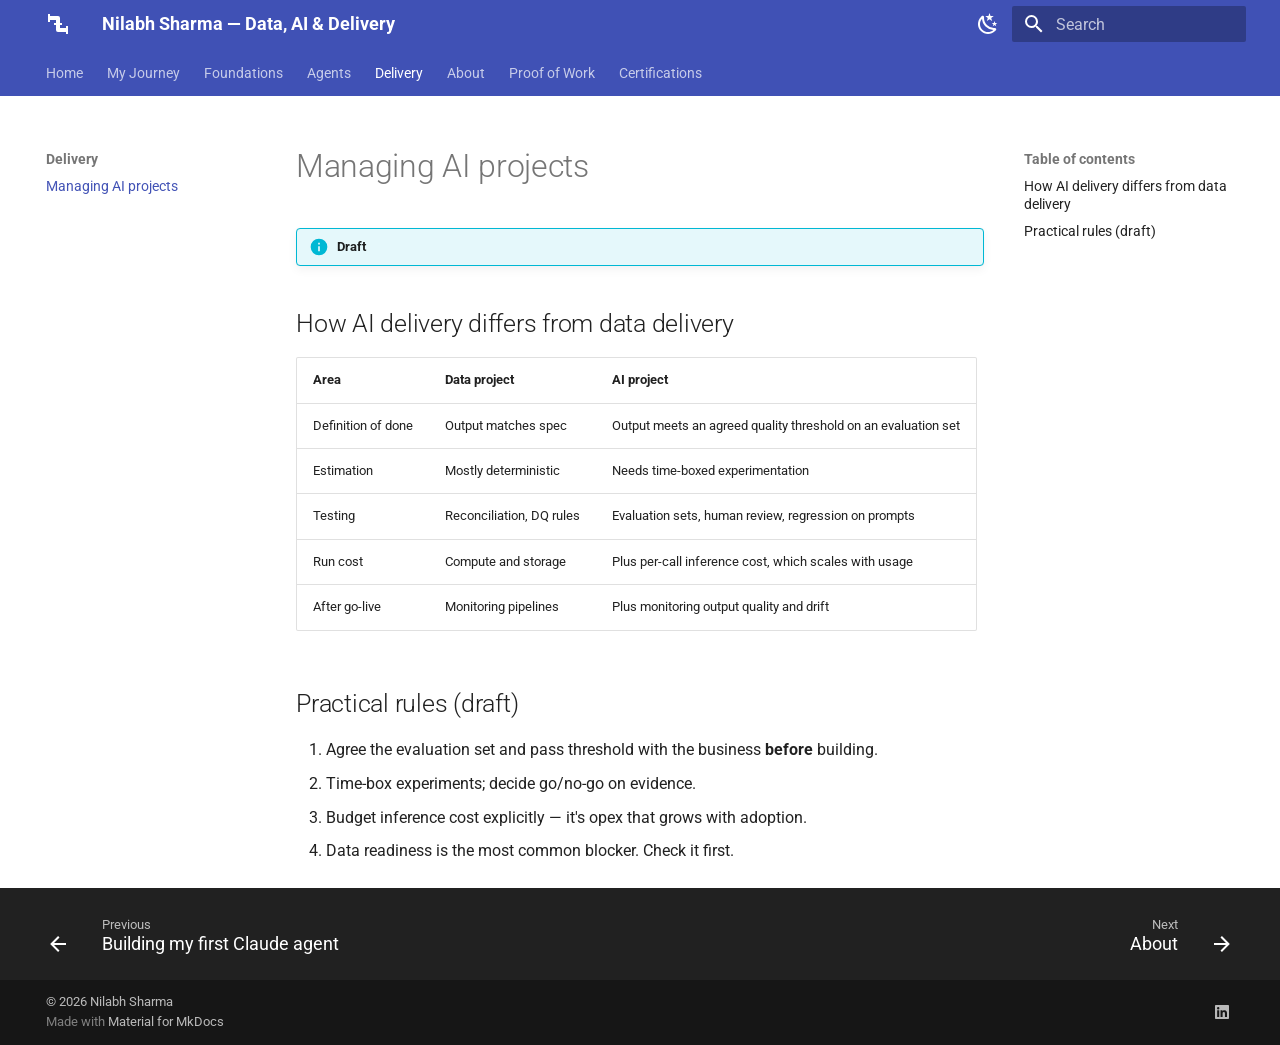
<file: delivery/pm/index.html>
<!doctype html>
<html lang="en" class="no-js">
  <head>
    
      <meta charset="utf-8">
      <meta name="viewport" content="width=device-width,initial-scale=1">
      
        <meta name="description" content="AI explained in the language of pipelines, tables and SLAs.">
      
      
        <meta name="author" content="Nilabh Sharma">
      
      
      
        <link rel="prev" href="../../agents/first-agent/">
      
      
        <link rel="next" href="../../about/">
      
      
        
      
      
      <link rel="icon" href="../../assets/images/favicon.png">
      <meta name="generator" content="mkdocs-1.6.1, mkdocs-material-9.7.7">
    
    
      
        <title>Managing AI projects - Nilabh Sharma — Data, AI & Delivery</title>
      
    
    
      <link rel="stylesheet" href="../../assets/stylesheets/main.ec1eaa64.min.css">
      
        
        <link rel="stylesheet" href="../../assets/stylesheets/palette.ab4e12ef.min.css">
      
      


    
    
      
    
    
      
        
        
        <link rel="preconnect" href="https://fonts.gstatic.com" crossorigin>
        <link rel="stylesheet" href="https://fonts.googleapis.com/css?family=Roboto:300,300i,400,400i,700,700i%7CRoboto+Mono:400,400i,700,700i&display=fallback">
        <style>:root{--md-text-font:"Roboto";--md-code-font:"Roboto Mono"}</style>
      
    
    
      <link rel="stylesheet" href="../../stylesheets/extra.css">
    
    <script>__md_scope=new URL("../..",location),__md_hash=e=>[...e].reduce(((e,_)=>(e<<5)-e+_.charCodeAt(0)),0),__md_get=(e,_=localStorage,t=__md_scope)=>JSON.parse(_.getItem(t.pathname+"."+e)),__md_set=(e,_,t=localStorage,a=__md_scope)=>{try{t.setItem(a.pathname+"."+e,JSON.stringify(_))}catch(e){}}</script>
    
      

    
    
  </head>
  
  
    
    
      
    
    
    
    
    <body dir="ltr" data-md-color-scheme="default" data-md-color-primary="indigo" data-md-color-accent="teal">
  
    
    <input class="md-toggle" data-md-toggle="drawer" type="checkbox" id="__drawer" autocomplete="off">
    <input class="md-toggle" data-md-toggle="search" type="checkbox" id="__search" autocomplete="off">
    <label class="md-overlay" for="__drawer"></label>
    <div data-md-component="skip">
      
        
        <a href="#managing-ai-projects" class="md-skip">
          Skip to content
        </a>
      
    </div>
    <div data-md-component="announce">
      
    </div>
    
    
      

<header class="md-header" data-md-component="header">
  <nav class="md-header__inner md-grid" aria-label="Header">
    <a href="../.." title="Nilabh Sharma — Data, AI &amp; Delivery" class="md-header__button md-logo" aria-label="Nilabh Sharma — Data, AI & Delivery" data-md-component="logo">
      
  
  <svg xmlns="http://www.w3.org/2000/svg" viewBox="0 0 24 24"><path d="M22 14h-2v2h-6v-3h2v-2h-2V6a2 2 0 0 0-2-2H4V2H2v8h2V8h6v3H8v2h2v5a2 2 0 0 0 2 2h8v2h2"/></svg>

    </a>
    <label class="md-header__button md-icon" for="__drawer">
      
      <svg xmlns="http://www.w3.org/2000/svg" viewBox="0 0 24 24"><path d="M3 6h18v2H3zm0 5h18v2H3zm0 5h18v2H3z"/></svg>
    </label>
    <div class="md-header__title" data-md-component="header-title">
      <div class="md-header__ellipsis">
        <div class="md-header__topic">
          <span class="md-ellipsis">
            Nilabh Sharma — Data, AI & Delivery
          </span>
        </div>
        <div class="md-header__topic" data-md-component="header-topic">
          <span class="md-ellipsis">
            
              Managing AI projects
            
          </span>
        </div>
      </div>
    </div>
    
      
        <form class="md-header__option" data-md-component="palette">
  
    
    
    
    <input class="md-option" data-md-color-media="(prefers-color-scheme: light)" data-md-color-scheme="default" data-md-color-primary="indigo" data-md-color-accent="teal"  aria-label="Switch to dark mode"  type="radio" name="__palette" id="__palette_0">
    
      <label class="md-header__button md-icon" title="Switch to dark mode" for="__palette_1" hidden>
        <svg xmlns="http://www.w3.org/2000/svg" viewBox="0 0 24 24"><path d="m17.75 4.09-2.53 1.94.91 3.06-2.63-1.81-2.63 1.81.91-3.06-2.53-1.94L12.44 4l1.06-3 1.06 3zm3.5 6.91-1.64 1.25.59 1.98-1.7-1.17-1.7 1.17.59-1.98L15.75 11l2.06-.05L18.5 9l.69 1.95zm-2.28 4.95c.83-.08 1.72 1.1 1.19 1.85-.32.45-.66.87-1.08 1.27C15.17 23 8.84 23 4.94 19.07c-3.91-3.9-3.91-10.24 0-14.14.4-.4.82-.76 1.27-1.08.75-.53 1.93.36 1.85 1.19-.27 2.86.69 5.83 2.89 8.02a9.96 9.96 0 0 0 8.02 2.89m-1.64 2.02a12.08 12.08 0 0 1-7.8-3.47c-2.17-2.19-3.33-5-3.49-7.82-2.81 3.14-2.7 7.96.31 10.98 3.02 3.01 7.84 3.12 10.98.31"/></svg>
      </label>
    
  
    
    
    
    <input class="md-option" data-md-color-media="(prefers-color-scheme: dark)" data-md-color-scheme="slate" data-md-color-primary="indigo" data-md-color-accent="teal"  aria-label="Switch to light mode"  type="radio" name="__palette" id="__palette_1">
    
      <label class="md-header__button md-icon" title="Switch to light mode" for="__palette_0" hidden>
        <svg xmlns="http://www.w3.org/2000/svg" viewBox="0 0 24 24"><path d="M12 7a5 5 0 0 1 5 5 5 5 0 0 1-5 5 5 5 0 0 1-5-5 5 5 0 0 1 5-5m0 2a3 3 0 0 0-3 3 3 3 0 0 0 3 3 3 3 0 0 0 3-3 3 3 0 0 0-3-3m0-7 2.39 3.42C13.65 5.15 12.84 5 12 5s-1.65.15-2.39.42zM3.34 7l4.16-.35A7.2 7.2 0 0 0 5.94 8.5c-.44.74-.69 1.5-.83 2.29zm.02 10 1.76-3.77a7.131 7.131 0 0 0 2.38 4.14zM20.65 7l-1.77 3.79a7.02 7.02 0 0 0-2.38-4.15zm-.01 10-4.14.36c.59-.51 1.12-1.14 1.54-1.86.42-.73.69-1.5.83-2.29zM12 22l-2.41-3.44c.74.27 1.55.44 2.41.44.82 0 1.63-.17 2.37-.44z"/></svg>
      </label>
    
  
</form>
      
    
    
      <script>var palette=__md_get("__palette");if(palette&&palette.color){if("(prefers-color-scheme)"===palette.color.media){var media=matchMedia("(prefers-color-scheme: light)"),input=document.querySelector(media.matches?"[data-md-color-media='(prefers-color-scheme: light)']":"[data-md-color-media='(prefers-color-scheme: dark)']");palette.color.media=input.getAttribute("data-md-color-media"),palette.color.scheme=input.getAttribute("data-md-color-scheme"),palette.color.primary=input.getAttribute("data-md-color-primary"),palette.color.accent=input.getAttribute("data-md-color-accent")}for(var[key,value]of Object.entries(palette.color))document.body.setAttribute("data-md-color-"+key,value)}</script>
    
    
    
      
      
        <label class="md-header__button md-icon" for="__search">
          
          <svg xmlns="http://www.w3.org/2000/svg" viewBox="0 0 24 24"><path d="M9.5 3A6.5 6.5 0 0 1 16 9.5c0 1.61-.59 3.09-1.56 4.23l.27.27h.79l5 5-1.5 1.5-5-5v-.79l-.27-.27A6.52 6.52 0 0 1 9.5 16 6.5 6.5 0 0 1 3 9.5 6.5 6.5 0 0 1 9.5 3m0 2C7 5 5 7 5 9.5S7 14 9.5 14 14 12 14 9.5 12 5 9.5 5"/></svg>
        </label>
        <div class="md-search" data-md-component="search" role="dialog">
  <label class="md-search__overlay" for="__search"></label>
  <div class="md-search__inner" role="search">
    <form class="md-search__form" name="search">
      <input type="text" class="md-search__input" name="query" aria-label="Search" placeholder="Search" autocapitalize="off" autocorrect="off" autocomplete="off" spellcheck="false" data-md-component="search-query" required>
      <label class="md-search__icon md-icon" for="__search">
        
        <svg xmlns="http://www.w3.org/2000/svg" viewBox="0 0 24 24"><path d="M9.5 3A6.5 6.5 0 0 1 16 9.5c0 1.61-.59 3.09-1.56 4.23l.27.27h.79l5 5-1.5 1.5-5-5v-.79l-.27-.27A6.52 6.52 0 0 1 9.5 16 6.5 6.5 0 0 1 3 9.5 6.5 6.5 0 0 1 9.5 3m0 2C7 5 5 7 5 9.5S7 14 9.5 14 14 12 14 9.5 12 5 9.5 5"/></svg>
        
        <svg xmlns="http://www.w3.org/2000/svg" viewBox="0 0 24 24"><path d="M20 11v2H8l5.5 5.5-1.42 1.42L4.16 12l7.92-7.92L13.5 5.5 8 11z"/></svg>
      </label>
      <nav class="md-search__options" aria-label="Search">
        
        <button type="reset" class="md-search__icon md-icon" title="Clear" aria-label="Clear" tabindex="-1">
          
          <svg xmlns="http://www.w3.org/2000/svg" viewBox="0 0 24 24"><path d="M19 6.41 17.59 5 12 10.59 6.41 5 5 6.41 10.59 12 5 17.59 6.41 19 12 13.41 17.59 19 19 17.59 13.41 12z"/></svg>
        </button>
      </nav>
      
        <div class="md-search__suggest" data-md-component="search-suggest"></div>
      
    </form>
    <div class="md-search__output">
      <div class="md-search__scrollwrap" tabindex="0" data-md-scrollfix>
        <div class="md-search-result" data-md-component="search-result">
          <div class="md-search-result__meta">
            Initializing search
          </div>
          <ol class="md-search-result__list" role="presentation"></ol>
        </div>
      </div>
    </div>
  </div>
</div>
      
    
    
  </nav>
  
</header>
    
    <div class="md-container" data-md-component="container">
      
      
        
          
            
<nav class="md-tabs" aria-label="Tabs" data-md-component="tabs">
  <div class="md-grid">
    <ul class="md-tabs__list">
      
        
  
  
  
  
    <li class="md-tabs__item">
      <a href="../.." class="md-tabs__link">
        
  
  
    
  
  Home

      </a>
    </li>
  

      
        
  
  
  
  
    <li class="md-tabs__item">
      <a href="../../journey/" class="md-tabs__link">
        
  
  
    
  
  My Journey

      </a>
    </li>
  

      
        
  
  
  
  
    
    
      <li class="md-tabs__item">
        <a href="../../foundations/llms/" class="md-tabs__link">
          
  
  
  Foundations

        </a>
      </li>
    
  

      
        
  
  
  
  
    
    
      <li class="md-tabs__item">
        <a href="../../agents/overview/" class="md-tabs__link">
          
  
  
  Agents

        </a>
      </li>
    
  

      
        
  
  
  
    
  
  
    
    
      <li class="md-tabs__item md-tabs__item--active">
        <a href="./" class="md-tabs__link">
          
  
  
  Delivery

        </a>
      </li>
    
  

      
        
  
  
  
  
    <li class="md-tabs__item">
      <a href="../../about/" class="md-tabs__link">
        
  
  
    
  
  About

      </a>
    </li>
  

      
        
  
  
  
  
    <li class="md-tabs__item">
      <a href="../../proof-of-work/" class="md-tabs__link">
        
  
  
    
  
  Proof of Work

      </a>
    </li>
  

      
        
  
  
  
  
    <li class="md-tabs__item">
      <a href="../../certifications/" class="md-tabs__link">
        
  
  
    
  
  Certifications

      </a>
    </li>
  

      
    </ul>
  </div>
</nav>
          
        
      
      <main class="md-main" data-md-component="main">
        <div class="md-main__inner md-grid">
          
            
              
              <div class="md-sidebar md-sidebar--primary" data-md-component="sidebar" data-md-type="navigation" >
                <div class="md-sidebar__scrollwrap">
                  <div class="md-sidebar__inner">
                    


  


<nav class="md-nav md-nav--primary md-nav--lifted" aria-label="Navigation" data-md-level="0">
  <label class="md-nav__title" for="__drawer">
    <a href="../.." title="Nilabh Sharma — Data, AI &amp; Delivery" class="md-nav__button md-logo" aria-label="Nilabh Sharma — Data, AI & Delivery" data-md-component="logo">
      
  
  <svg xmlns="http://www.w3.org/2000/svg" viewBox="0 0 24 24"><path d="M22 14h-2v2h-6v-3h2v-2h-2V6a2 2 0 0 0-2-2H4V2H2v8h2V8h6v3H8v2h2v5a2 2 0 0 0 2 2h8v2h2"/></svg>

    </a>
    Nilabh Sharma — Data, AI & Delivery
  </label>
  
  <ul class="md-nav__list" data-md-scrollfix>
    
      
      
  
  
  
  
    <li class="md-nav__item">
      <a href="../.." class="md-nav__link">
        
  
  
  <span class="md-ellipsis">
    
  
    Home
  

    
  </span>
  
  

      </a>
    </li>
  

    
      
      
  
  
  
  
    <li class="md-nav__item">
      <a href="../../journey/" class="md-nav__link">
        
  
  
  <span class="md-ellipsis">
    
  
    My Journey
  

    
  </span>
  
  

      </a>
    </li>
  

    
      
      
  
  
  
  
    
    
    
    
      
      
        
      
    
    
    <li class="md-nav__item md-nav__item--nested">
      
        
        
        <input class="md-nav__toggle md-toggle " type="checkbox" id="__nav_3" >
        
          
          <label class="md-nav__link" for="__nav_3" id="__nav_3_label" tabindex="0">
            
  
  
  <span class="md-ellipsis">
    
  
    Foundations
  

    
  </span>
  
  

            <span class="md-nav__icon md-icon"></span>
          </label>
        
        <nav class="md-nav" data-md-level="1" aria-labelledby="__nav_3_label" aria-expanded="false">
          <label class="md-nav__title" for="__nav_3">
            <span class="md-nav__icon md-icon"></span>
            
  
    Foundations
  

          </label>
          <ul class="md-nav__list" data-md-scrollfix>
            
              
                
  
  
  
  
    <li class="md-nav__item">
      <a href="../../foundations/llms/" class="md-nav__link">
        
  
  
  <span class="md-ellipsis">
    
  
    LLMs for data engineers
  

    
  </span>
  
  

      </a>
    </li>
  

              
            
              
                
  
  
  
  
    <li class="md-nav__item">
      <a href="../../foundations/rag/" class="md-nav__link">
        
  
  
  <span class="md-ellipsis">
    
  
    RAG is just ETL with a new sink
  

    
  </span>
  
  

      </a>
    </li>
  

              
            
          </ul>
        </nav>
      
    </li>
  

    
      
      
  
  
  
  
    
    
    
    
      
      
        
      
    
    
    <li class="md-nav__item md-nav__item--nested">
      
        
        
        <input class="md-nav__toggle md-toggle " type="checkbox" id="__nav_4" >
        
          
          <label class="md-nav__link" for="__nav_4" id="__nav_4_label" tabindex="0">
            
  
  
  <span class="md-ellipsis">
    
  
    Agents
  

    
  </span>
  
  

            <span class="md-nav__icon md-icon"></span>
          </label>
        
        <nav class="md-nav" data-md-level="1" aria-labelledby="__nav_4_label" aria-expanded="false">
          <label class="md-nav__title" for="__nav_4">
            <span class="md-nav__icon md-icon"></span>
            
  
    Agents
  

          </label>
          <ul class="md-nav__list" data-md-scrollfix>
            
              
                
  
  
  
  
    <li class="md-nav__item">
      <a href="../../agents/overview/" class="md-nav__link">
        
  
  
  <span class="md-ellipsis">
    
  
    Agents as non-deterministic DAGs
  

    
  </span>
  
  

      </a>
    </li>
  

              
            
              
                
  
  
  
  
    <li class="md-nav__item">
      <a href="../../agents/first-agent/" class="md-nav__link">
        
  
  
  <span class="md-ellipsis">
    
  
    Building my first Claude agent
  

    
  </span>
  
  

      </a>
    </li>
  

              
            
          </ul>
        </nav>
      
    </li>
  

    
      
      
  
  
    
  
  
  
    
    
    
    
      
        
        
      
      
        
      
    
    
    <li class="md-nav__item md-nav__item--active md-nav__item--section md-nav__item--nested">
      
        
        
        <input class="md-nav__toggle md-toggle " type="checkbox" id="__nav_5" checked>
        
          
          <label class="md-nav__link" for="__nav_5" id="__nav_5_label" tabindex="">
            
  
  
  <span class="md-ellipsis">
    
  
    Delivery
  

    
  </span>
  
  

            <span class="md-nav__icon md-icon"></span>
          </label>
        
        <nav class="md-nav" data-md-level="1" aria-labelledby="__nav_5_label" aria-expanded="true">
          <label class="md-nav__title" for="__nav_5">
            <span class="md-nav__icon md-icon"></span>
            
  
    Delivery
  

          </label>
          <ul class="md-nav__list" data-md-scrollfix>
            
              
                
  
  
    
  
  
  
    <li class="md-nav__item md-nav__item--active">
      
      <input class="md-nav__toggle md-toggle" type="checkbox" id="__toc">
      
      
        
      
      
        <label class="md-nav__link md-nav__link--active" for="__toc">
          
  
  
  <span class="md-ellipsis">
    
  
    Managing AI projects
  

    
  </span>
  
  

          <span class="md-nav__icon md-icon"></span>
        </label>
      
      <a href="./" class="md-nav__link md-nav__link--active">
        
  
  
  <span class="md-ellipsis">
    
  
    Managing AI projects
  

    
  </span>
  
  

      </a>
      
        

<nav class="md-nav md-nav--secondary" aria-label="Table of contents">
  
  
  
    
  
  
    <label class="md-nav__title" for="__toc">
      <span class="md-nav__icon md-icon"></span>
      Table of contents
    </label>
    <ul class="md-nav__list" data-md-component="toc" data-md-scrollfix>
      
        <li class="md-nav__item">
  <a href="#how-ai-delivery-differs-from-data-delivery" class="md-nav__link">
    <span class="md-ellipsis">
      
        How AI delivery differs from data delivery
      
    </span>
  </a>
  
</li>
      
        <li class="md-nav__item">
  <a href="#practical-rules-draft" class="md-nav__link">
    <span class="md-ellipsis">
      
        Practical rules (draft)
      
    </span>
  </a>
  
</li>
      
    </ul>
  
</nav>
      
    </li>
  

              
            
          </ul>
        </nav>
      
    </li>
  

    
      
      
  
  
  
  
    <li class="md-nav__item">
      <a href="../../about/" class="md-nav__link">
        
  
  
  <span class="md-ellipsis">
    
  
    About
  

    
  </span>
  
  

      </a>
    </li>
  

    
      
      
  
  
  
  
    <li class="md-nav__item">
      <a href="../../proof-of-work/" class="md-nav__link">
        
  
  
  <span class="md-ellipsis">
    
  
    Proof of Work
  

    
  </span>
  
  

      </a>
    </li>
  

    
      
      
  
  
  
  
    <li class="md-nav__item">
      <a href="../../certifications/" class="md-nav__link">
        
  
  
  <span class="md-ellipsis">
    
  
    Certifications
  

    
  </span>
  
  

      </a>
    </li>
  

    
  </ul>
</nav>
                  </div>
                </div>
              </div>
            
            
              
              <div class="md-sidebar md-sidebar--secondary" data-md-component="sidebar" data-md-type="toc" >
                <div class="md-sidebar__scrollwrap">
                  <div class="md-sidebar__inner">
                    

<nav class="md-nav md-nav--secondary" aria-label="Table of contents">
  
  
  
    
  
  
    <label class="md-nav__title" for="__toc">
      <span class="md-nav__icon md-icon"></span>
      Table of contents
    </label>
    <ul class="md-nav__list" data-md-component="toc" data-md-scrollfix>
      
        <li class="md-nav__item">
  <a href="#how-ai-delivery-differs-from-data-delivery" class="md-nav__link">
    <span class="md-ellipsis">
      
        How AI delivery differs from data delivery
      
    </span>
  </a>
  
</li>
      
        <li class="md-nav__item">
  <a href="#practical-rules-draft" class="md-nav__link">
    <span class="md-ellipsis">
      
        Practical rules (draft)
      
    </span>
  </a>
  
</li>
      
    </ul>
  
</nav>
                  </div>
                </div>
              </div>
            
          
          
            <div class="md-content" data-md-component="content">
              
              <article class="md-content__inner md-typeset">
                
                  



<h1 id="managing-ai-projects">Managing AI projects<a class="headerlink" href="#managing-ai-projects" title="Permanent link">&para;</a></h1>
<div class="admonition info">
<p class="admonition-title">Draft</p>
</div>
<h2 id="how-ai-delivery-differs-from-data-delivery">How AI delivery differs from data delivery<a class="headerlink" href="#how-ai-delivery-differs-from-data-delivery" title="Permanent link">&para;</a></h2>
<table>
<thead>
<tr>
<th>Area</th>
<th>Data project</th>
<th>AI project</th>
</tr>
</thead>
<tbody>
<tr>
<td>Definition of done</td>
<td>Output matches spec</td>
<td>Output meets an agreed quality threshold on an evaluation set</td>
</tr>
<tr>
<td>Estimation</td>
<td>Mostly deterministic</td>
<td>Needs time-boxed experimentation</td>
</tr>
<tr>
<td>Testing</td>
<td>Reconciliation, DQ rules</td>
<td>Evaluation sets, human review, regression on prompts</td>
</tr>
<tr>
<td>Run cost</td>
<td>Compute and storage</td>
<td>Plus per-call inference cost, which scales with usage</td>
</tr>
<tr>
<td>After go-live</td>
<td>Monitoring pipelines</td>
<td>Plus monitoring output quality and drift</td>
</tr>
</tbody>
</table>
<h2 id="practical-rules-draft">Practical rules (draft)<a class="headerlink" href="#practical-rules-draft" title="Permanent link">&para;</a></h2>
<ol>
<li>Agree the evaluation set and pass threshold with the business <strong>before</strong> building.</li>
<li>Time-box experiments; decide go/no-go on evidence.</li>
<li>Budget inference cost explicitly — it's opex that grows with adoption.</li>
<li>Data readiness is the most common blocker. Check it first.</li>
</ol>












                
              </article>
            </div>
          
          
<script>var target=document.getElementById(location.hash.slice(1));target&&target.name&&(target.checked=target.name.startsWith("__tabbed_"))</script>
        </div>
        
          <button type="button" class="md-top md-icon" data-md-component="top" hidden>
  
  <svg xmlns="http://www.w3.org/2000/svg" viewBox="0 0 24 24"><path d="M13 20h-2V8l-5.5 5.5-1.42-1.42L12 4.16l7.92 7.92-1.42 1.42L13 8z"/></svg>
  Back to top
</button>
        
      </main>
      
        <footer class="md-footer">
  
    
      
      <nav class="md-footer__inner md-grid" aria-label="Footer" >
        
          
          <a href="../../agents/first-agent/" class="md-footer__link md-footer__link--prev" aria-label="Previous: Building my first Claude agent">
            <div class="md-footer__button md-icon">
              
              <svg xmlns="http://www.w3.org/2000/svg" viewBox="0 0 24 24"><path d="M20 11v2H8l5.5 5.5-1.42 1.42L4.16 12l7.92-7.92L13.5 5.5 8 11z"/></svg>
            </div>
            <div class="md-footer__title">
              <span class="md-footer__direction">
                Previous
              </span>
              <div class="md-ellipsis">
                Building my first Claude agent
              </div>
            </div>
          </a>
        
        
          
          <a href="../../about/" class="md-footer__link md-footer__link--next" aria-label="Next: About">
            <div class="md-footer__title">
              <span class="md-footer__direction">
                Next
              </span>
              <div class="md-ellipsis">
                About
              </div>
            </div>
            <div class="md-footer__button md-icon">
              
              <svg xmlns="http://www.w3.org/2000/svg" viewBox="0 0 24 24"><path d="M4 11v2h12l-5.5 5.5 1.42 1.42L19.84 12l-7.92-7.92L10.5 5.5 16 11z"/></svg>
            </div>
          </a>
        
      </nav>
    
  
  <div class="md-footer-meta md-typeset">
    <div class="md-footer-meta__inner md-grid">
      <div class="md-copyright">
  
    <div class="md-copyright__highlight">
      © 2026 Nilabh Sharma
    </div>
  
  
    Made with
    <a href="https://squidfunk.github.io/mkdocs-material/" target="_blank" rel="noopener">
      Material for MkDocs
    </a>
  
</div>
      
        
<div class="md-social">
  
    
    
    
    
      
      
    
    <a href="https://www.linkedin.com/in/nilabhsharma" target="_blank" rel="noopener" title="www.linkedin.com" class="md-social__link">
      <svg xmlns="http://www.w3.org/2000/svg" viewBox="0 0 448 512"><!--! Font Awesome Free 7.1.0 by @fontawesome - https://fontawesome.com License - https://fontawesome.com/license/free (Icons: CC BY 4.0, Fonts: SIL OFL 1.1, Code: MIT License) Copyright 2025 Fonticons, Inc.--><path d="M416 32H31.9C14.3 32 0 46.5 0 64.3v383.4C0 465.5 14.3 480 31.9 480H416c17.6 0 32-14.5 32-32.3V64.3c0-17.8-14.4-32.3-32-32.3M135.4 416H69V202.2h66.5V416zM102.2 96a38.5 38.5 0 1 1 0 77 38.5 38.5 0 1 1 0-77m282.1 320h-66.4V312c0-24.8-.5-56.7-34.5-56.7-34.6 0-39.9 27-39.9 54.9V416h-66.4V202.2h63.7v29.2h.9c8.9-16.8 30.6-34.5 62.9-34.5 67.2 0 79.7 44.3 79.7 101.9z"/></svg>
    </a>
  
</div>
      
    </div>
  </div>
</footer>
      
    </div>
    <div class="md-dialog" data-md-component="dialog">
      <div class="md-dialog__inner md-typeset"></div>
    </div>
    
    
    
      
      
      <script id="__config" type="application/json">{"annotate": null, "base": "../..", "features": ["navigation.tabs", "navigation.sections", "navigation.top", "navigation.footer", "search.suggest", "search.highlight", "content.code.copy", "content.code.annotate"], "search": "../../assets/javascripts/workers/search.2c215733.min.js", "tags": null, "translations": {"clipboard.copied": "Copied to clipboard", "clipboard.copy": "Copy to clipboard", "search.result.more.one": "1 more on this page", "search.result.more.other": "# more on this page", "search.result.none": "No matching documents", "search.result.one": "1 matching document", "search.result.other": "# matching documents", "search.result.placeholder": "Type to start searching", "search.result.term.missing": "Missing", "select.version": "Select version"}, "version": null}</script>
    
    
      <script src="../../assets/javascripts/bundle.d7400e89.min.js"></script>
      
    
  </body>
</html>
</file>
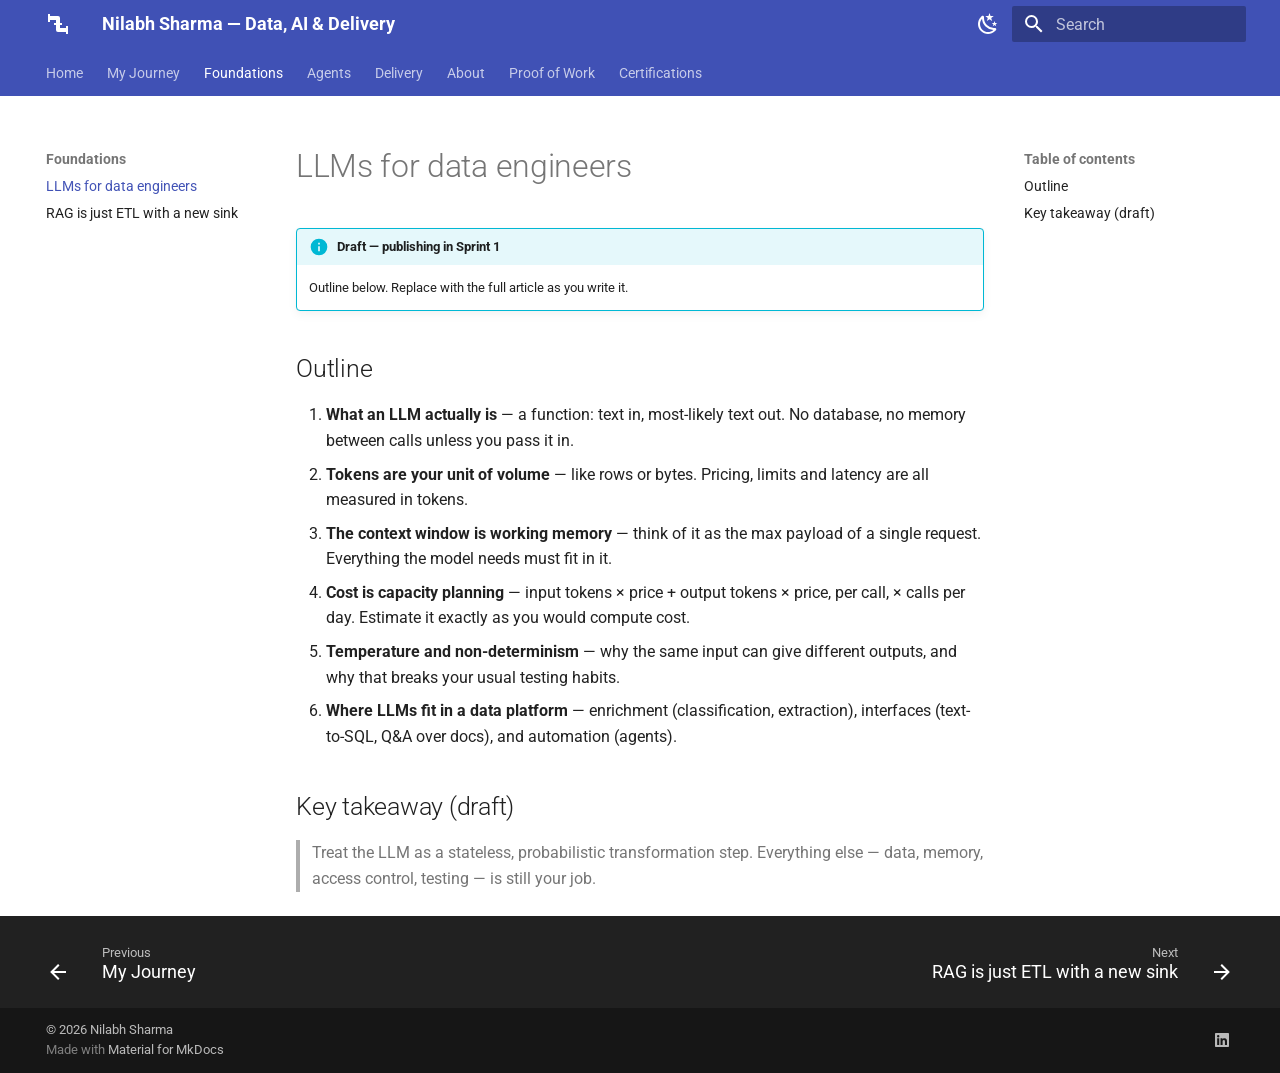
<file: foundations/llms/index.html>
<!doctype html>
<html lang="en" class="no-js">
  <head>
    
      <meta charset="utf-8">
      <meta name="viewport" content="width=device-width,initial-scale=1">
      
        <meta name="description" content="AI explained in the language of pipelines, tables and SLAs.">
      
      
        <meta name="author" content="Nilabh Sharma">
      
      
      
        <link rel="prev" href="../../journey/">
      
      
        <link rel="next" href="../rag/">
      
      
        
      
      
      <link rel="icon" href="../../assets/images/favicon.png">
      <meta name="generator" content="mkdocs-1.6.1, mkdocs-material-9.7.7">
    
    
      
        <title>LLMs for data engineers - Nilabh Sharma — Data, AI & Delivery</title>
      
    
    
      <link rel="stylesheet" href="../../assets/stylesheets/main.ec1eaa64.min.css">
      
        
        <link rel="stylesheet" href="../../assets/stylesheets/palette.ab4e12ef.min.css">
      
      


    
    
      
    
    
      
        
        
        <link rel="preconnect" href="https://fonts.gstatic.com" crossorigin>
        <link rel="stylesheet" href="https://fonts.googleapis.com/css?family=Roboto:300,300i,400,400i,700,700i%7CRoboto+Mono:400,400i,700,700i&display=fallback">
        <style>:root{--md-text-font:"Roboto";--md-code-font:"Roboto Mono"}</style>
      
    
    
      <link rel="stylesheet" href="../../stylesheets/extra.css">
    
    <script>__md_scope=new URL("../..",location),__md_hash=e=>[...e].reduce(((e,_)=>(e<<5)-e+_.charCodeAt(0)),0),__md_get=(e,_=localStorage,t=__md_scope)=>JSON.parse(_.getItem(t.pathname+"."+e)),__md_set=(e,_,t=localStorage,a=__md_scope)=>{try{t.setItem(a.pathname+"."+e,JSON.stringify(_))}catch(e){}}</script>
    
      

    
    
  </head>
  
  
    
    
      
    
    
    
    
    <body dir="ltr" data-md-color-scheme="default" data-md-color-primary="indigo" data-md-color-accent="teal">
  
    
    <input class="md-toggle" data-md-toggle="drawer" type="checkbox" id="__drawer" autocomplete="off">
    <input class="md-toggle" data-md-toggle="search" type="checkbox" id="__search" autocomplete="off">
    <label class="md-overlay" for="__drawer"></label>
    <div data-md-component="skip">
      
        
        <a href="#llms-for-data-engineers" class="md-skip">
          Skip to content
        </a>
      
    </div>
    <div data-md-component="announce">
      
    </div>
    
    
      

<header class="md-header" data-md-component="header">
  <nav class="md-header__inner md-grid" aria-label="Header">
    <a href="../.." title="Nilabh Sharma — Data, AI &amp; Delivery" class="md-header__button md-logo" aria-label="Nilabh Sharma — Data, AI & Delivery" data-md-component="logo">
      
  
  <svg xmlns="http://www.w3.org/2000/svg" viewBox="0 0 24 24"><path d="M22 14h-2v2h-6v-3h2v-2h-2V6a2 2 0 0 0-2-2H4V2H2v8h2V8h6v3H8v2h2v5a2 2 0 0 0 2 2h8v2h2"/></svg>

    </a>
    <label class="md-header__button md-icon" for="__drawer">
      
      <svg xmlns="http://www.w3.org/2000/svg" viewBox="0 0 24 24"><path d="M3 6h18v2H3zm0 5h18v2H3zm0 5h18v2H3z"/></svg>
    </label>
    <div class="md-header__title" data-md-component="header-title">
      <div class="md-header__ellipsis">
        <div class="md-header__topic">
          <span class="md-ellipsis">
            Nilabh Sharma — Data, AI & Delivery
          </span>
        </div>
        <div class="md-header__topic" data-md-component="header-topic">
          <span class="md-ellipsis">
            
              LLMs for data engineers
            
          </span>
        </div>
      </div>
    </div>
    
      
        <form class="md-header__option" data-md-component="palette">
  
    
    
    
    <input class="md-option" data-md-color-media="(prefers-color-scheme: light)" data-md-color-scheme="default" data-md-color-primary="indigo" data-md-color-accent="teal"  aria-label="Switch to dark mode"  type="radio" name="__palette" id="__palette_0">
    
      <label class="md-header__button md-icon" title="Switch to dark mode" for="__palette_1" hidden>
        <svg xmlns="http://www.w3.org/2000/svg" viewBox="0 0 24 24"><path d="m17.75 4.09-2.53 1.94.91 3.06-2.63-1.81-2.63 1.81.91-3.06-2.53-1.94L12.44 4l1.06-3 1.06 3zm3.5 6.91-1.64 1.25.59 1.98-1.7-1.17-1.7 1.17.59-1.98L15.75 11l2.06-.05L18.5 9l.69 1.95zm-2.28 4.95c.83-.08 1.72 1.1 1.19 1.85-.32.45-.66.87-1.08 1.27C15.17 23 8.84 23 4.94 19.07c-3.91-3.9-3.91-10.24 0-14.14.4-.4.82-.76 1.27-1.08.75-.53 1.93.36 1.85 1.19-.27 2.86.69 5.83 2.89 8.02a9.96 9.96 0 0 0 8.02 2.89m-1.64 2.02a12.08 12.08 0 0 1-7.8-3.47c-2.17-2.19-3.33-5-3.49-7.82-2.81 3.14-2.7 7.96.31 10.98 3.02 3.01 7.84 3.12 10.98.31"/></svg>
      </label>
    
  
    
    
    
    <input class="md-option" data-md-color-media="(prefers-color-scheme: dark)" data-md-color-scheme="slate" data-md-color-primary="indigo" data-md-color-accent="teal"  aria-label="Switch to light mode"  type="radio" name="__palette" id="__palette_1">
    
      <label class="md-header__button md-icon" title="Switch to light mode" for="__palette_0" hidden>
        <svg xmlns="http://www.w3.org/2000/svg" viewBox="0 0 24 24"><path d="M12 7a5 5 0 0 1 5 5 5 5 0 0 1-5 5 5 5 0 0 1-5-5 5 5 0 0 1 5-5m0 2a3 3 0 0 0-3 3 3 3 0 0 0 3 3 3 3 0 0 0 3-3 3 3 0 0 0-3-3m0-7 2.39 3.42C13.65 5.15 12.84 5 12 5s-1.65.15-2.39.42zM3.34 7l4.16-.35A7.2 7.2 0 0 0 5.94 8.5c-.44.74-.69 1.5-.83 2.29zm.02 10 1.76-3.77a7.131 7.131 0 0 0 2.38 4.14zM20.65 7l-1.77 3.79a7.02 7.02 0 0 0-2.38-4.15zm-.01 10-4.14.36c.59-.51 1.12-1.14 1.54-1.86.42-.73.69-1.5.83-2.29zM12 22l-2.41-3.44c.74.27 1.55.44 2.41.44.82 0 1.63-.17 2.37-.44z"/></svg>
      </label>
    
  
</form>
      
    
    
      <script>var palette=__md_get("__palette");if(palette&&palette.color){if("(prefers-color-scheme)"===palette.color.media){var media=matchMedia("(prefers-color-scheme: light)"),input=document.querySelector(media.matches?"[data-md-color-media='(prefers-color-scheme: light)']":"[data-md-color-media='(prefers-color-scheme: dark)']");palette.color.media=input.getAttribute("data-md-color-media"),palette.color.scheme=input.getAttribute("data-md-color-scheme"),palette.color.primary=input.getAttribute("data-md-color-primary"),palette.color.accent=input.getAttribute("data-md-color-accent")}for(var[key,value]of Object.entries(palette.color))document.body.setAttribute("data-md-color-"+key,value)}</script>
    
    
    
      
      
        <label class="md-header__button md-icon" for="__search">
          
          <svg xmlns="http://www.w3.org/2000/svg" viewBox="0 0 24 24"><path d="M9.5 3A6.5 6.5 0 0 1 16 9.5c0 1.61-.59 3.09-1.56 4.23l.27.27h.79l5 5-1.5 1.5-5-5v-.79l-.27-.27A6.52 6.52 0 0 1 9.5 16 6.5 6.5 0 0 1 3 9.5 6.5 6.5 0 0 1 9.5 3m0 2C7 5 5 7 5 9.5S7 14 9.5 14 14 12 14 9.5 12 5 9.5 5"/></svg>
        </label>
        <div class="md-search" data-md-component="search" role="dialog">
  <label class="md-search__overlay" for="__search"></label>
  <div class="md-search__inner" role="search">
    <form class="md-search__form" name="search">
      <input type="text" class="md-search__input" name="query" aria-label="Search" placeholder="Search" autocapitalize="off" autocorrect="off" autocomplete="off" spellcheck="false" data-md-component="search-query" required>
      <label class="md-search__icon md-icon" for="__search">
        
        <svg xmlns="http://www.w3.org/2000/svg" viewBox="0 0 24 24"><path d="M9.5 3A6.5 6.5 0 0 1 16 9.5c0 1.61-.59 3.09-1.56 4.23l.27.27h.79l5 5-1.5 1.5-5-5v-.79l-.27-.27A6.52 6.52 0 0 1 9.5 16 6.5 6.5 0 0 1 3 9.5 6.5 6.5 0 0 1 9.5 3m0 2C7 5 5 7 5 9.5S7 14 9.5 14 14 12 14 9.5 12 5 9.5 5"/></svg>
        
        <svg xmlns="http://www.w3.org/2000/svg" viewBox="0 0 24 24"><path d="M20 11v2H8l5.5 5.5-1.42 1.42L4.16 12l7.92-7.92L13.5 5.5 8 11z"/></svg>
      </label>
      <nav class="md-search__options" aria-label="Search">
        
        <button type="reset" class="md-search__icon md-icon" title="Clear" aria-label="Clear" tabindex="-1">
          
          <svg xmlns="http://www.w3.org/2000/svg" viewBox="0 0 24 24"><path d="M19 6.41 17.59 5 12 10.59 6.41 5 5 6.41 10.59 12 5 17.59 6.41 19 12 13.41 17.59 19 19 17.59 13.41 12z"/></svg>
        </button>
      </nav>
      
        <div class="md-search__suggest" data-md-component="search-suggest"></div>
      
    </form>
    <div class="md-search__output">
      <div class="md-search__scrollwrap" tabindex="0" data-md-scrollfix>
        <div class="md-search-result" data-md-component="search-result">
          <div class="md-search-result__meta">
            Initializing search
          </div>
          <ol class="md-search-result__list" role="presentation"></ol>
        </div>
      </div>
    </div>
  </div>
</div>
      
    
    
  </nav>
  
</header>
    
    <div class="md-container" data-md-component="container">
      
      
        
          
            
<nav class="md-tabs" aria-label="Tabs" data-md-component="tabs">
  <div class="md-grid">
    <ul class="md-tabs__list">
      
        
  
  
  
  
    <li class="md-tabs__item">
      <a href="../.." class="md-tabs__link">
        
  
  
    
  
  Home

      </a>
    </li>
  

      
        
  
  
  
  
    <li class="md-tabs__item">
      <a href="../../journey/" class="md-tabs__link">
        
  
  
    
  
  My Journey

      </a>
    </li>
  

      
        
  
  
  
    
  
  
    
    
      <li class="md-tabs__item md-tabs__item--active">
        <a href="./" class="md-tabs__link">
          
  
  
  Foundations

        </a>
      </li>
    
  

      
        
  
  
  
  
    
    
      <li class="md-tabs__item">
        <a href="../../agents/overview/" class="md-tabs__link">
          
  
  
  Agents

        </a>
      </li>
    
  

      
        
  
  
  
  
    
    
      <li class="md-tabs__item">
        <a href="../../delivery/pm/" class="md-tabs__link">
          
  
  
  Delivery

        </a>
      </li>
    
  

      
        
  
  
  
  
    <li class="md-tabs__item">
      <a href="../../about/" class="md-tabs__link">
        
  
  
    
  
  About

      </a>
    </li>
  

      
        
  
  
  
  
    <li class="md-tabs__item">
      <a href="../../proof-of-work/" class="md-tabs__link">
        
  
  
    
  
  Proof of Work

      </a>
    </li>
  

      
        
  
  
  
  
    <li class="md-tabs__item">
      <a href="../../certifications/" class="md-tabs__link">
        
  
  
    
  
  Certifications

      </a>
    </li>
  

      
    </ul>
  </div>
</nav>
          
        
      
      <main class="md-main" data-md-component="main">
        <div class="md-main__inner md-grid">
          
            
              
              <div class="md-sidebar md-sidebar--primary" data-md-component="sidebar" data-md-type="navigation" >
                <div class="md-sidebar__scrollwrap">
                  <div class="md-sidebar__inner">
                    


  


<nav class="md-nav md-nav--primary md-nav--lifted" aria-label="Navigation" data-md-level="0">
  <label class="md-nav__title" for="__drawer">
    <a href="../.." title="Nilabh Sharma — Data, AI &amp; Delivery" class="md-nav__button md-logo" aria-label="Nilabh Sharma — Data, AI & Delivery" data-md-component="logo">
      
  
  <svg xmlns="http://www.w3.org/2000/svg" viewBox="0 0 24 24"><path d="M22 14h-2v2h-6v-3h2v-2h-2V6a2 2 0 0 0-2-2H4V2H2v8h2V8h6v3H8v2h2v5a2 2 0 0 0 2 2h8v2h2"/></svg>

    </a>
    Nilabh Sharma — Data, AI & Delivery
  </label>
  
  <ul class="md-nav__list" data-md-scrollfix>
    
      
      
  
  
  
  
    <li class="md-nav__item">
      <a href="../.." class="md-nav__link">
        
  
  
  <span class="md-ellipsis">
    
  
    Home
  

    
  </span>
  
  

      </a>
    </li>
  

    
      
      
  
  
  
  
    <li class="md-nav__item">
      <a href="../../journey/" class="md-nav__link">
        
  
  
  <span class="md-ellipsis">
    
  
    My Journey
  

    
  </span>
  
  

      </a>
    </li>
  

    
      
      
  
  
    
  
  
  
    
    
    
    
      
        
        
      
      
        
      
    
    
    <li class="md-nav__item md-nav__item--active md-nav__item--section md-nav__item--nested">
      
        
        
        <input class="md-nav__toggle md-toggle " type="checkbox" id="__nav_3" checked>
        
          
          <label class="md-nav__link" for="__nav_3" id="__nav_3_label" tabindex="">
            
  
  
  <span class="md-ellipsis">
    
  
    Foundations
  

    
  </span>
  
  

            <span class="md-nav__icon md-icon"></span>
          </label>
        
        <nav class="md-nav" data-md-level="1" aria-labelledby="__nav_3_label" aria-expanded="true">
          <label class="md-nav__title" for="__nav_3">
            <span class="md-nav__icon md-icon"></span>
            
  
    Foundations
  

          </label>
          <ul class="md-nav__list" data-md-scrollfix>
            
              
                
  
  
    
  
  
  
    <li class="md-nav__item md-nav__item--active">
      
      <input class="md-nav__toggle md-toggle" type="checkbox" id="__toc">
      
      
        
      
      
        <label class="md-nav__link md-nav__link--active" for="__toc">
          
  
  
  <span class="md-ellipsis">
    
  
    LLMs for data engineers
  

    
  </span>
  
  

          <span class="md-nav__icon md-icon"></span>
        </label>
      
      <a href="./" class="md-nav__link md-nav__link--active">
        
  
  
  <span class="md-ellipsis">
    
  
    LLMs for data engineers
  

    
  </span>
  
  

      </a>
      
        

<nav class="md-nav md-nav--secondary" aria-label="Table of contents">
  
  
  
    
  
  
    <label class="md-nav__title" for="__toc">
      <span class="md-nav__icon md-icon"></span>
      Table of contents
    </label>
    <ul class="md-nav__list" data-md-component="toc" data-md-scrollfix>
      
        <li class="md-nav__item">
  <a href="#outline" class="md-nav__link">
    <span class="md-ellipsis">
      
        Outline
      
    </span>
  </a>
  
</li>
      
        <li class="md-nav__item">
  <a href="#key-takeaway-draft" class="md-nav__link">
    <span class="md-ellipsis">
      
        Key takeaway (draft)
      
    </span>
  </a>
  
</li>
      
    </ul>
  
</nav>
      
    </li>
  

              
            
              
                
  
  
  
  
    <li class="md-nav__item">
      <a href="../rag/" class="md-nav__link">
        
  
  
  <span class="md-ellipsis">
    
  
    RAG is just ETL with a new sink
  

    
  </span>
  
  

      </a>
    </li>
  

              
            
          </ul>
        </nav>
      
    </li>
  

    
      
      
  
  
  
  
    
    
    
    
      
      
        
      
    
    
    <li class="md-nav__item md-nav__item--nested">
      
        
        
        <input class="md-nav__toggle md-toggle " type="checkbox" id="__nav_4" >
        
          
          <label class="md-nav__link" for="__nav_4" id="__nav_4_label" tabindex="0">
            
  
  
  <span class="md-ellipsis">
    
  
    Agents
  

    
  </span>
  
  

            <span class="md-nav__icon md-icon"></span>
          </label>
        
        <nav class="md-nav" data-md-level="1" aria-labelledby="__nav_4_label" aria-expanded="false">
          <label class="md-nav__title" for="__nav_4">
            <span class="md-nav__icon md-icon"></span>
            
  
    Agents
  

          </label>
          <ul class="md-nav__list" data-md-scrollfix>
            
              
                
  
  
  
  
    <li class="md-nav__item">
      <a href="../../agents/overview/" class="md-nav__link">
        
  
  
  <span class="md-ellipsis">
    
  
    Agents as non-deterministic DAGs
  

    
  </span>
  
  

      </a>
    </li>
  

              
            
              
                
  
  
  
  
    <li class="md-nav__item">
      <a href="../../agents/first-agent/" class="md-nav__link">
        
  
  
  <span class="md-ellipsis">
    
  
    Building my first Claude agent
  

    
  </span>
  
  

      </a>
    </li>
  

              
            
          </ul>
        </nav>
      
    </li>
  

    
      
      
  
  
  
  
    
    
    
    
      
      
        
      
    
    
    <li class="md-nav__item md-nav__item--nested">
      
        
        
        <input class="md-nav__toggle md-toggle " type="checkbox" id="__nav_5" >
        
          
          <label class="md-nav__link" for="__nav_5" id="__nav_5_label" tabindex="0">
            
  
  
  <span class="md-ellipsis">
    
  
    Delivery
  

    
  </span>
  
  

            <span class="md-nav__icon md-icon"></span>
          </label>
        
        <nav class="md-nav" data-md-level="1" aria-labelledby="__nav_5_label" aria-expanded="false">
          <label class="md-nav__title" for="__nav_5">
            <span class="md-nav__icon md-icon"></span>
            
  
    Delivery
  

          </label>
          <ul class="md-nav__list" data-md-scrollfix>
            
              
                
  
  
  
  
    <li class="md-nav__item">
      <a href="../../delivery/pm/" class="md-nav__link">
        
  
  
  <span class="md-ellipsis">
    
  
    Managing AI projects
  

    
  </span>
  
  

      </a>
    </li>
  

              
            
          </ul>
        </nav>
      
    </li>
  

    
      
      
  
  
  
  
    <li class="md-nav__item">
      <a href="../../about/" class="md-nav__link">
        
  
  
  <span class="md-ellipsis">
    
  
    About
  

    
  </span>
  
  

      </a>
    </li>
  

    
      
      
  
  
  
  
    <li class="md-nav__item">
      <a href="../../proof-of-work/" class="md-nav__link">
        
  
  
  <span class="md-ellipsis">
    
  
    Proof of Work
  

    
  </span>
  
  

      </a>
    </li>
  

    
      
      
  
  
  
  
    <li class="md-nav__item">
      <a href="../../certifications/" class="md-nav__link">
        
  
  
  <span class="md-ellipsis">
    
  
    Certifications
  

    
  </span>
  
  

      </a>
    </li>
  

    
  </ul>
</nav>
                  </div>
                </div>
              </div>
            
            
              
              <div class="md-sidebar md-sidebar--secondary" data-md-component="sidebar" data-md-type="toc" >
                <div class="md-sidebar__scrollwrap">
                  <div class="md-sidebar__inner">
                    

<nav class="md-nav md-nav--secondary" aria-label="Table of contents">
  
  
  
    
  
  
    <label class="md-nav__title" for="__toc">
      <span class="md-nav__icon md-icon"></span>
      Table of contents
    </label>
    <ul class="md-nav__list" data-md-component="toc" data-md-scrollfix>
      
        <li class="md-nav__item">
  <a href="#outline" class="md-nav__link">
    <span class="md-ellipsis">
      
        Outline
      
    </span>
  </a>
  
</li>
      
        <li class="md-nav__item">
  <a href="#key-takeaway-draft" class="md-nav__link">
    <span class="md-ellipsis">
      
        Key takeaway (draft)
      
    </span>
  </a>
  
</li>
      
    </ul>
  
</nav>
                  </div>
                </div>
              </div>
            
          
          
            <div class="md-content" data-md-component="content">
              
              <article class="md-content__inner md-typeset">
                
                  



<h1 id="llms-for-data-engineers">LLMs for data engineers<a class="headerlink" href="#llms-for-data-engineers" title="Permanent link">&para;</a></h1>
<div class="admonition info">
<p class="admonition-title">Draft — publishing in Sprint 1</p>
<p>Outline below. Replace with the full article as you write it.</p>
</div>
<h2 id="outline">Outline<a class="headerlink" href="#outline" title="Permanent link">&para;</a></h2>
<ol>
<li><strong>What an LLM actually is</strong> — a function: text in, most-likely text out. No database, no memory between calls unless you pass it in.</li>
<li><strong>Tokens are your unit of volume</strong> — like rows or bytes. Pricing, limits and latency are all measured in tokens.</li>
<li><strong>The context window is working memory</strong> — think of it as the max payload of a single request. Everything the model needs must fit in it.</li>
<li><strong>Cost is capacity planning</strong> — input tokens × price + output tokens × price, per call, × calls per day. Estimate it exactly as you would compute cost.</li>
<li><strong>Temperature and non-determinism</strong> — why the same input can give different outputs, and why that breaks your usual testing habits.</li>
<li><strong>Where LLMs fit in a data platform</strong> — enrichment (classification, extraction), interfaces (text-to-SQL, Q&amp;A over docs), and automation (agents).</li>
</ol>
<h2 id="key-takeaway-draft">Key takeaway (draft)<a class="headerlink" href="#key-takeaway-draft" title="Permanent link">&para;</a></h2>
<blockquote>
<p>Treat the LLM as a stateless, probabilistic transformation step. Everything else — data, memory, access control, testing — is still your job.</p>
</blockquote>












                
              </article>
            </div>
          
          
<script>var target=document.getElementById(location.hash.slice(1));target&&target.name&&(target.checked=target.name.startsWith("__tabbed_"))</script>
        </div>
        
          <button type="button" class="md-top md-icon" data-md-component="top" hidden>
  
  <svg xmlns="http://www.w3.org/2000/svg" viewBox="0 0 24 24"><path d="M13 20h-2V8l-5.5 5.5-1.42-1.42L12 4.16l7.92 7.92-1.42 1.42L13 8z"/></svg>
  Back to top
</button>
        
      </main>
      
        <footer class="md-footer">
  
    
      
      <nav class="md-footer__inner md-grid" aria-label="Footer" >
        
          
          <a href="../../journey/" class="md-footer__link md-footer__link--prev" aria-label="Previous: My Journey">
            <div class="md-footer__button md-icon">
              
              <svg xmlns="http://www.w3.org/2000/svg" viewBox="0 0 24 24"><path d="M20 11v2H8l5.5 5.5-1.42 1.42L4.16 12l7.92-7.92L13.5 5.5 8 11z"/></svg>
            </div>
            <div class="md-footer__title">
              <span class="md-footer__direction">
                Previous
              </span>
              <div class="md-ellipsis">
                My Journey
              </div>
            </div>
          </a>
        
        
          
          <a href="../rag/" class="md-footer__link md-footer__link--next" aria-label="Next: RAG is just ETL with a new sink">
            <div class="md-footer__title">
              <span class="md-footer__direction">
                Next
              </span>
              <div class="md-ellipsis">
                RAG is just ETL with a new sink
              </div>
            </div>
            <div class="md-footer__button md-icon">
              
              <svg xmlns="http://www.w3.org/2000/svg" viewBox="0 0 24 24"><path d="M4 11v2h12l-5.5 5.5 1.42 1.42L19.84 12l-7.92-7.92L10.5 5.5 16 11z"/></svg>
            </div>
          </a>
        
      </nav>
    
  
  <div class="md-footer-meta md-typeset">
    <div class="md-footer-meta__inner md-grid">
      <div class="md-copyright">
  
    <div class="md-copyright__highlight">
      © 2026 Nilabh Sharma
    </div>
  
  
    Made with
    <a href="https://squidfunk.github.io/mkdocs-material/" target="_blank" rel="noopener">
      Material for MkDocs
    </a>
  
</div>
      
        
<div class="md-social">
  
    
    
    
    
      
      
    
    <a href="https://www.linkedin.com/in/nilabhsharma" target="_blank" rel="noopener" title="www.linkedin.com" class="md-social__link">
      <svg xmlns="http://www.w3.org/2000/svg" viewBox="0 0 448 512"><!--! Font Awesome Free 7.1.0 by @fontawesome - https://fontawesome.com License - https://fontawesome.com/license/free (Icons: CC BY 4.0, Fonts: SIL OFL 1.1, Code: MIT License) Copyright 2025 Fonticons, Inc.--><path d="M416 32H31.9C14.3 32 0 46.5 0 64.3v383.4C0 465.5 14.3 480 31.9 480H416c17.6 0 32-14.5 32-32.3V64.3c0-17.8-14.4-32.3-32-32.3M135.4 416H69V202.2h66.5V416zM102.2 96a38.5 38.5 0 1 1 0 77 38.5 38.5 0 1 1 0-77m282.1 320h-66.4V312c0-24.8-.5-56.7-34.5-56.7-34.6 0-39.9 27-39.9 54.9V416h-66.4V202.2h63.7v29.2h.9c8.9-16.8 30.6-34.5 62.9-34.5 67.2 0 79.7 44.3 79.7 101.9z"/></svg>
    </a>
  
</div>
      
    </div>
  </div>
</footer>
      
    </div>
    <div class="md-dialog" data-md-component="dialog">
      <div class="md-dialog__inner md-typeset"></div>
    </div>
    
    
    
      
      
      <script id="__config" type="application/json">{"annotate": null, "base": "../..", "features": ["navigation.tabs", "navigation.sections", "navigation.top", "navigation.footer", "search.suggest", "search.highlight", "content.code.copy", "content.code.annotate"], "search": "../../assets/javascripts/workers/search.2c215733.min.js", "tags": null, "translations": {"clipboard.copied": "Copied to clipboard", "clipboard.copy": "Copy to clipboard", "search.result.more.one": "1 more on this page", "search.result.more.other": "# more on this page", "search.result.none": "No matching documents", "search.result.one": "1 matching document", "search.result.other": "# matching documents", "search.result.placeholder": "Type to start searching", "search.result.term.missing": "Missing", "select.version": "Select version"}, "version": null}</script>
    
    
      <script src="../../assets/javascripts/bundle.d7400e89.min.js"></script>
      
    
  </body>
</html>
</file>
<file: stylesheets/extra.css>
/* ---------- Journey timeline ---------- */
.timeline { position: relative; margin: 2rem 0 1rem; padding-left: 1.8rem; }
.timeline::before {
  content: ""; position: absolute; left: .45rem; top: .3rem; bottom: .3rem;
  width: 2px; background: var(--md-default-fg-color--lightest);
}
.tl-item { position: relative; margin-bottom: 2.2rem; }
.tl-item::before {
  content: ""; position: absolute; left: -1.62rem; top: .35rem;
  width: .8rem; height: .8rem; border-radius: 50%;
  background: var(--md-default-bg-color); border: 3px solid var(--md-primary-fg-color);
}
.tl-item.now::before { background: var(--md-accent-fg-color); border-color: var(--md-accent-fg-color); }
.tl-years { font-size: .7rem; font-weight: 700; letter-spacing: .06em; text-transform: uppercase;
  color: var(--md-primary-fg-color); }
.tl-item h3 { margin: .2rem 0 .1rem !important; }
.tl-sub { color: var(--md-default-fg-color--light); font-size: .75rem; margin-bottom: .6rem; }
.chips { display: flex; flex-wrap: wrap; gap: .35rem; margin: .4rem 0 .7rem; }
.chip { font-size: .65rem; padding: .12rem .5rem; border-radius: 1rem;
  border: 1px solid var(--md-default-fg-color--lighter); color: var(--md-default-fg-color--light); }
.tl-lesson { border-left: 3px solid var(--md-accent-fg-color); padding: .3rem 0 .3rem .8rem;
  margin-top: .6rem; font-style: italic; color: var(--md-default-fg-color--light); }
</file>
<file: assets/stylesheets/main.ec1eaa64.min.css>
@charset "UTF-8";html{-webkit-text-size-adjust:none;-moz-text-size-adjust:none;text-size-adjust:none;box-sizing:border-box}*,:after,:before{box-sizing:inherit}@media (prefers-reduced-motion){*,:after,:before{transition:none!important}}body{margin:0}a,button,input,label{-webkit-tap-highlight-color:transparent}a{color:inherit;text-decoration:none}hr{border:0;box-sizing:initial;display:block;height:.05rem;overflow:visible;padding:0}small{font-size:80%}sub,sup{line-height:1em}img{border-style:none}table{border-collapse:initial;border-spacing:0}td,th{font-weight:400;vertical-align:top}button{background:#0000;border:0;font-family:inherit;font-size:inherit;margin:0;padding:0}input{border:0;outline:none}:root{--md-primary-fg-color:#4051b5;--md-primary-fg-color--light:#5d6cc0;--md-primary-fg-color--dark:#303fa1;--md-primary-bg-color:#fff;--md-primary-bg-color--light:#ffffffb3;--md-accent-fg-color:#526cfe;--md-accent-fg-color--transparent:#526cfe1a;--md-accent-bg-color:#fff;--md-accent-bg-color--light:#ffffffb3}[data-md-color-scheme=default]{color-scheme:light}[data-md-color-scheme=default] img[src$="#gh-dark-mode-only"],[data-md-color-scheme=default] img[src$="#only-dark"]{display:none}:root,[data-md-color-scheme=default]{--md-hue:225deg;--md-default-fg-color:#000000de;--md-default-fg-color--light:#0000008a;--md-default-fg-color--lighter:#00000052;--md-default-fg-color--lightest:#00000012;--md-default-bg-color:#fff;--md-default-bg-color--light:#ffffffb3;--md-default-bg-color--lighter:#ffffff4d;--md-default-bg-color--lightest:#ffffff1f;--md-code-fg-color:#36464e;--md-code-bg-color:#f5f5f5;--md-code-bg-color--light:#f5f5f5b3;--md-code-bg-color--lighter:#f5f5f54d;--md-code-hl-color:#4287ff;--md-code-hl-color--light:#4287ff1a;--md-code-hl-number-color:#d52a2a;--md-code-hl-special-color:#db1457;--md-code-hl-function-color:#a846b9;--md-code-hl-constant-color:#6e59d9;--md-code-hl-keyword-color:#3f6ec6;--md-code-hl-string-color:#1c7d4d;--md-code-hl-name-color:var(--md-code-fg-color);--md-code-hl-operator-color:var(--md-default-fg-color--light);--md-code-hl-punctuation-color:var(--md-default-fg-color--light);--md-code-hl-comment-color:var(--md-default-fg-color--light);--md-code-hl-generic-color:var(--md-default-fg-color--light);--md-code-hl-variable-color:var(--md-default-fg-color--light);--md-typeset-color:var(--md-default-fg-color);--md-typeset-a-color:var(--md-primary-fg-color);--md-typeset-del-color:#f5503d26;--md-typeset-ins-color:#0bd57026;--md-typeset-kbd-color:#fafafa;--md-typeset-kbd-accent-color:#fff;--md-typeset-kbd-border-color:#b8b8b8;--md-typeset-mark-color:#ffff0080;--md-typeset-table-color:#0000001f;--md-typeset-table-color--light:rgba(0,0,0,.035);--md-admonition-fg-color:var(--md-default-fg-color);--md-admonition-bg-color:var(--md-default-bg-color);--md-warning-fg-color:#000000de;--md-warning-bg-color:#ff9;--md-footer-fg-color:#fff;--md-footer-fg-color--light:#ffffffb3;--md-footer-fg-color--lighter:#ffffff73;--md-footer-bg-color:#000000de;--md-footer-bg-color--dark:#00000052;--md-shadow-z1:0 0.2rem 0.5rem #0000000d,0 0 0.05rem #0000001a;--md-shadow-z2:0 0.2rem 0.5rem #0000001a,0 0 0.05rem #00000040;--md-shadow-z3:0 0.2rem 0.5rem #0003,0 0 0.05rem #00000059}.md-icon svg{fill:currentcolor;display:block;height:1.2rem;width:1.2rem}body{-webkit-font-smoothing:antialiased;-moz-osx-font-smoothing:grayscale;--md-text-font-family:var(--md-text-font,_),-apple-system,BlinkMacSystemFont,Helvetica,Arial,sans-serif;--md-code-font-family:var(--md-code-font,_),SFMono-Regular,Consolas,Menlo,monospace}aside,body,input{font-feature-settings:"kern","liga";color:var(--md-typeset-color);font-family:var(--md-text-font-family)}code,kbd,pre{font-feature-settings:"kern";font-family:var(--md-code-font-family)}:root{--md-typeset-table-sort-icon:url('data:image/svg+xml;charset=utf-8,<svg xmlns="http://www.w3.org/2000/svg" viewBox="0 0 24 24"><path d="m18 21-4-4h3V7h-3l4-4 4 4h-3v10h3M2 19v-2h10v2M2 13v-2h7v2M2 7V5h4v2z"/></svg>');--md-typeset-table-sort-icon--asc:url('data:image/svg+xml;charset=utf-8,<svg xmlns="http://www.w3.org/2000/svg" viewBox="0 0 24 24"><path d="M19 17h3l-4 4-4-4h3V3h2M2 17h10v2H2M6 5v2H2V5m0 6h7v2H2z"/></svg>');--md-typeset-table-sort-icon--desc:url('data:image/svg+xml;charset=utf-8,<svg xmlns="http://www.w3.org/2000/svg" viewBox="0 0 24 24"><path d="M19 7h3l-4-4-4 4h3v14h2M2 17h10v2H2M6 5v2H2V5m0 6h7v2H2z"/></svg>')}.md-typeset{-webkit-print-color-adjust:exact;color-adjust:exact;font-size:.8rem;line-height:1.6;overflow-wrap:break-word}@media print{.md-typeset{font-size:.68rem}}.md-typeset blockquote,.md-typeset dl,.md-typeset figure,.md-typeset ol,.md-typeset pre,.md-typeset ul{margin-bottom:1em;margin-top:1em}.md-typeset h1{color:var(--md-default-fg-color--light);font-size:2em;line-height:1.3;margin:0 0 1.25em}.md-typeset h1,.md-typeset h2{font-weight:300;letter-spacing:-.01em}.md-typeset h2{font-size:1.5625em;line-height:1.4;margin:1.6em 0 .64em}.md-typeset h3{font-size:1.25em;font-weight:400;letter-spacing:-.01em;line-height:1.5;margin:1.6em 0 .8em}.md-typeset h2+h3{margin-top:.8em}.md-typeset h4{font-weight:700;letter-spacing:-.01em;margin:1em 0}.md-typeset h5,.md-typeset h6{color:var(--md-default-fg-color--light);font-size:.8em;font-weight:700;letter-spacing:-.01em;margin:1.25em 0}.md-typeset h5{text-transform:uppercase}.md-typeset h5 code{text-transform:none}.md-typeset hr{border-bottom:.05rem solid var(--md-default-fg-color--lightest);display:flow-root;margin:1.5em 0}.md-typeset a{color:var(--md-typeset-a-color);word-break:break-word}.md-typeset a,.md-typeset a:before{transition:color 125ms}.md-typeset a:focus,.md-typeset a:hover{color:var(--md-accent-fg-color)}.md-typeset a:focus code,.md-typeset a:hover code{background-color:var(--md-accent-fg-color--transparent);color:var(--md-accent-fg-color)}.md-typeset a code{color:var(--md-typeset-a-color)}.md-typeset a.focus-visible{outline-color:var(--md-accent-fg-color);outline-offset:.2rem}.md-typeset code,.md-typeset kbd,.md-typeset pre{color:var(--md-code-fg-color);direction:ltr;font-variant-ligatures:none;transition:background-color 125ms}@media print{.md-typeset code,.md-typeset kbd,.md-typeset pre{white-space:pre-wrap}}.md-typeset code{background-color:var(--md-code-bg-color);border-radius:.1rem;-webkit-box-decoration-break:clone;box-decoration-break:clone;font-size:.85em;padding:0 .2941176471em;transition:color 125ms,background-color 125ms;word-break:break-word}.md-typeset code:not(.focus-visible){-webkit-tap-highlight-color:transparent;outline:none}.md-typeset pre{display:flow-root;line-height:1.4;position:relative}.md-typeset pre>code{-webkit-box-decoration-break:slice;box-decoration-break:slice;box-shadow:none;display:block;margin:0;outline-color:var(--md-accent-fg-color);overflow:auto;padding:.7720588235em 1.1764705882em;scrollbar-color:var(--md-default-fg-color--lighter) #0000;scrollbar-width:thin;touch-action:auto;word-break:normal}.md-typeset pre>code:hover{scrollbar-color:var(--md-accent-fg-color) #0000}.md-typeset pre>code::-webkit-scrollbar{height:.2rem;width:.2rem}.md-typeset pre>code::-webkit-scrollbar-thumb{background-color:var(--md-default-fg-color--lighter)}.md-typeset pre>code::-webkit-scrollbar-thumb:hover{background-color:var(--md-accent-fg-color)}.md-typeset kbd{background-color:var(--md-typeset-kbd-color);border-radius:.1rem;box-shadow:0 .1rem 0 .05rem var(--md-typeset-kbd-border-color),0 .1rem 0 var(--md-typeset-kbd-border-color),0 -.1rem .2rem var(--md-typeset-kbd-accent-color) inset;color:var(--md-default-fg-color);display:inline-block;font-size:.75em;padding:0 .6666666667em;vertical-align:text-top;word-break:break-word}.md-typeset mark{background-color:var(--md-typeset-mark-color);-webkit-box-decoration-break:clone;box-decoration-break:clone;color:inherit;word-break:break-word}.md-typeset abbr{cursor:help;text-decoration:none}.md-typeset [data-preview],.md-typeset abbr{border-bottom:.05rem dotted var(--md-default-fg-color--light)}.md-typeset small{opacity:.75}[dir=ltr] .md-typeset sub,[dir=ltr] .md-typeset sup{margin-left:.078125em}[dir=rtl] .md-typeset sub,[dir=rtl] .md-typeset sup{margin-right:.078125em}[dir=ltr] .md-typeset blockquote{padding-left:.6rem}[dir=rtl] .md-typeset blockquote{padding-right:.6rem}[dir=ltr] .md-typeset blockquote{border-left:.2rem solid var(--md-default-fg-color--lighter)}[dir=rtl] .md-typeset blockquote{border-right:.2rem solid var(--md-default-fg-color--lighter)}.md-typeset blockquote{color:var(--md-default-fg-color--light);margin-left:0;margin-right:0}.md-typeset ul{list-style-type:disc}.md-typeset ul[type]{list-style-type:revert-layer}[dir=ltr] .md-typeset ol,[dir=ltr] .md-typeset ul{margin-left:.625em}[dir=rtl] .md-typeset ol,[dir=rtl] .md-typeset ul{margin-right:.625em}.md-typeset ol,.md-typeset ul{padding:0}.md-typeset ol:not([hidden]),.md-typeset ul:not([hidden]){display:flow-root}.md-typeset ol ol,.md-typeset ul ol{list-style-type:lower-alpha}.md-typeset ol ol ol,.md-typeset ul ol ol{list-style-type:lower-roman}.md-typeset ol ol ol ol,.md-typeset ul ol ol ol{list-style-type:upper-alpha}.md-typeset ol ol ol ol ol,.md-typeset ul ol ol ol ol{list-style-type:upper-roman}.md-typeset ol[type],.md-typeset ul[type]{list-style-type:revert-layer}[dir=ltr] .md-typeset ol li,[dir=ltr] .md-typeset ul li{margin-left:1.25em}[dir=rtl] .md-typeset ol li,[dir=rtl] .md-typeset ul li{margin-right:1.25em}.md-typeset ol li,.md-typeset ul li{margin-bottom:.5em}.md-typeset ol li blockquote,.md-typeset ol li p,.md-typeset ul li blockquote,.md-typeset ul li p{margin:.5em 0}.md-typeset ol li:last-child,.md-typeset ul li:last-child{margin-bottom:0}[dir=ltr] .md-typeset ol li ol,[dir=ltr] .md-typeset ol li ul,[dir=ltr] .md-typeset ul li ol,[dir=ltr] .md-typeset ul li ul{margin-left:.625em}[dir=rtl] .md-typeset ol li ol,[dir=rtl] .md-typeset ol li ul,[dir=rtl] .md-typeset ul li ol,[dir=rtl] .md-typeset ul li ul{margin-right:.625em}.md-typeset ol li ol,.md-typeset ol li ul,.md-typeset ul li ol,.md-typeset ul li ul{margin-bottom:.5em;margin-top:.5em}[dir=ltr] .md-typeset dd{margin-left:1.875em}[dir=rtl] .md-typeset dd{margin-right:1.875em}.md-typeset dd{margin-bottom:1.5em;margin-top:1em}.md-typeset img,.md-typeset svg,.md-typeset video{height:auto;max-width:100%}.md-typeset img[align=left]{margin:1em 1em 1em 0}.md-typeset img[align=right]{margin:1em 0 1em 1em}.md-typeset img[align]:only-child{margin-top:0}.md-typeset figure{display:flow-root;margin:1em auto;max-width:100%;text-align:center;width:fit-content}.md-typeset figure img{display:block;margin:0 auto}.md-typeset figcaption{font-style:italic;margin:1em auto;max-width:24rem}.md-typeset iframe{max-width:100%}.md-typeset table:not([class]){background-color:var(--md-default-bg-color);border:.05rem solid var(--md-typeset-table-color);border-radius:.1rem;display:inline-block;font-size:.64rem;max-width:100%;overflow:auto;touch-action:auto}@media print{.md-typeset table:not([class]){display:table}}.md-typeset table:not([class])+*{margin-top:1.5em}.md-typeset table:not([class]) td>:first-child,.md-typeset table:not([class]) th>:first-child{margin-top:0}.md-typeset table:not([class]) td>:last-child,.md-typeset table:not([class]) th>:last-child{margin-bottom:0}.md-typeset table:not([class]) td:not([align]),.md-typeset table:not([class]) th:not([align]){text-align:left}[dir=rtl] .md-typeset table:not([class]) td:not([align]),[dir=rtl] .md-typeset table:not([class]) th:not([align]){text-align:right}.md-typeset table:not([class]) th{font-weight:700;min-width:5rem;padding:.9375em 1.25em;vertical-align:top}.md-typeset table:not([class]) td{border-top:.05rem solid var(--md-typeset-table-color);padding:.9375em 1.25em;vertical-align:top}.md-typeset table:not([class]) tbody tr{transition:background-color 125ms}.md-typeset table:not([class]) tbody tr:hover{background-color:var(--md-typeset-table-color--light);box-shadow:0 .05rem 0 var(--md-default-bg-color) inset}.md-typeset table:not([class]) a{word-break:normal}.md-typeset table th[role=columnheader]{cursor:pointer}[dir=ltr] .md-typeset table th[role=columnheader]:after{margin-left:.5em}[dir=rtl] .md-typeset table th[role=columnheader]:after{margin-right:.5em}.md-typeset table th[role=columnheader]:after{content:"";display:inline-block;height:1.2em;-webkit-mask-image:var(--md-typeset-table-sort-icon);mask-image:var(--md-typeset-table-sort-icon);-webkit-mask-repeat:no-repeat;mask-repeat:no-repeat;-webkit-mask-size:contain;mask-size:contain;transition:background-color 125ms;vertical-align:text-bottom;width:1.2em}.md-typeset table th[role=columnheader]:hover:after{background-color:var(--md-default-fg-color--lighter)}.md-typeset table th[role=columnheader][aria-sort=ascending]:after{background-color:var(--md-default-fg-color--light);-webkit-mask-image:var(--md-typeset-table-sort-icon--asc);mask-image:var(--md-typeset-table-sort-icon--asc)}.md-typeset table th[role=columnheader][aria-sort=descending]:after{background-color:var(--md-default-fg-color--light);-webkit-mask-image:var(--md-typeset-table-sort-icon--desc);mask-image:var(--md-typeset-table-sort-icon--desc)}.md-typeset__scrollwrap{margin:1em -.8rem;overflow-x:auto;touch-action:auto}.md-typeset__table{display:inline-block;margin-bottom:.5em;padding:0 .8rem}@media print{.md-typeset__table{display:block}}html .md-typeset__table table{display:table;margin:0;overflow:hidden;width:100%}@media screen and (max-width:44.984375em){.md-content__inner>pre{margin:1em -.8rem}.md-content__inner>pre code{border-radius:0}}.md-typeset .md-author{border-radius:100%;display:block;flex-shrink:0;height:1.6rem;overflow:hidden;position:relative;transition:color 125ms,transform 125ms;width:1.6rem}.md-typeset .md-author img{display:block}.md-typeset .md-author--more{background:var(--md-default-fg-color--lightest);color:var(--md-default-fg-color--lighter);font-size:.6rem;font-weight:700;line-height:1.6rem;text-align:center}.md-typeset .md-author--long{height:2.4rem;width:2.4rem}.md-typeset a.md-author{transform:scale(1)}.md-typeset a.md-author img{border-radius:100%;filter:grayscale(100%) opacity(75%);transition:filter 125ms}.md-typeset a.md-author:focus,.md-typeset a.md-author:hover{transform:scale(1.1);z-index:1}.md-typeset a.md-author:focus img,.md-typeset a.md-author:hover img{filter:grayscale(0)}.md-banner{background-color:var(--md-footer-bg-color);color:var(--md-footer-fg-color);overflow:auto}@media print{.md-banner{display:none}}.md-banner--warning{background-color:var(--md-warning-bg-color);color:var(--md-warning-fg-color)}.md-banner__inner{font-size:.7rem;margin:.6rem auto;padding:0 .8rem}[dir=ltr] .md-banner__button{float:right}[dir=rtl] .md-banner__button{float:left}.md-banner__button{color:inherit;cursor:pointer;transition:opacity .25s}.no-js .md-banner__button{display:none}.md-banner__button:hover{opacity:.7}html{font-size:125%;height:100%;overflow-x:hidden}@media screen and (min-width:100em){html{font-size:137.5%}}@media screen and (min-width:125em){html{font-size:150%}}body{background-color:var(--md-default-bg-color);display:flex;flex-direction:column;font-size:.5rem;min-height:100%;position:relative;width:100%}@media print{body{display:block}}@media screen and (max-width:59.984375em){body[data-md-scrolllock]{position:fixed}}.md-grid{margin-left:auto;margin-right:auto;max-width:61rem}.md-container{display:flex;flex-direction:column;flex-grow:1}@media print{.md-container{display:block}}.md-main{flex-grow:1}.md-main__inner{display:flex;height:100%;margin-top:1.5rem}.md-ellipsis{overflow:hidden;text-overflow:ellipsis}.md-toggle{display:none}.md-option{height:0;opacity:0;position:absolute;width:0}.md-option:checked+label:not([hidden]){display:block}.md-option.focus-visible+label{outline-color:var(--md-accent-fg-color);outline-style:auto}.md-skip{background-color:var(--md-default-fg-color);border-radius:.1rem;color:var(--md-default-bg-color);font-size:.64rem;margin:.5rem;opacity:0;outline-color:var(--md-accent-fg-color);padding:.3rem .5rem;position:fixed;transform:translateY(.4rem);z-index:-1}.md-skip:focus{opacity:1;transform:translateY(0);transition:transform .25s cubic-bezier(.4,0,.2,1),opacity 175ms 75ms;z-index:10}@page{margin:25mm}:root{--md-clipboard-icon:url('data:image/svg+xml;charset=utf-8,<svg xmlns="http://www.w3.org/2000/svg" viewBox="0 0 24 24"><path d="M19 21H8V7h11m0-2H8a2 2 0 0 0-2 2v14a2 2 0 0 0 2 2h11a2 2 0 0 0 2-2V7a2 2 0 0 0-2-2m-3-4H4a2 2 0 0 0-2 2v14h2V3h12z"/></svg>')}.md-clipboard{border-radius:.1rem;color:var(--md-default-fg-color--lightest);cursor:pointer;height:1.5em;outline-color:var(--md-accent-fg-color);outline-offset:.1rem;transition:color .25s;width:1.5em;z-index:1}@media print{.md-clipboard{display:none}}.md-clipboard:not(.focus-visible){-webkit-tap-highlight-color:transparent;outline:none}:hover>.md-clipboard{color:var(--md-default-fg-color--light)}.md-clipboard:focus,.md-clipboard:hover{color:var(--md-accent-fg-color)}.md-clipboard:after{background-color:currentcolor;content:"";display:block;height:1.125em;margin:0 auto;-webkit-mask-image:var(--md-clipboard-icon);mask-image:var(--md-clipboard-icon);-webkit-mask-position:center;mask-position:center;-webkit-mask-repeat:no-repeat;mask-repeat:no-repeat;-webkit-mask-size:contain;mask-size:contain;width:1.125em}.md-clipboard--inline{cursor:pointer}.md-clipboard--inline code{transition:color .25s,background-color .25s}.md-clipboard--inline:focus code,.md-clipboard--inline:hover code{background-color:var(--md-accent-fg-color--transparent);color:var(--md-accent-fg-color)}:root{--md-code-select-icon:url('data:image/svg+xml;charset=utf-8,<svg xmlns="http://www.w3.org/2000/svg" viewBox="0 0 24 24"><path d="M19 19h-4v2h4c1.1 0 2-.9 2-2v-4h-2m0-12h-4v2h4v4h2V5c0-1.1-.9-2-2-2M5 5h4V3H5c-1.1 0-2 .9-2 2v4h2m0 6H3v4c0 1.1.9 2 2 2h4v-2H5zm2-4h2v2H7zm4 0h2v2h-2zm4 0h2v2h-2zM7 7h2v2H7zm4 0h2v2h-2zm4 0h2v2h-2zm-8 8h2v2H7zm4 0h2v2h-2zm4 0h2v2h-2z"/></svg>');--md-code-copy-icon:url('data:image/svg+xml;charset=utf-8,<svg xmlns="http://www.w3.org/2000/svg" viewBox="0 0 24 24"><path d="M19 21H8V7h11m0-2H8a2 2 0 0 0-2 2v14a2 2 0 0 0 2 2h11a2 2 0 0 0 2-2V7a2 2 0 0 0-2-2m-3-4H4a2 2 0 0 0-2 2v14h2V3h12z"/></svg>')}.md-typeset .md-code__content{display:grid}.md-code__nav{background-color:var(--md-code-bg-color--lighter);border-radius:.1rem;display:flex;gap:.2rem;padding:.2rem;position:absolute;right:.25em;top:.25em;transition:background-color .25s;z-index:1}:hover>.md-code__nav{background-color:var(--md-code-bg-color--light)}.md-code__button{color:var(--md-default-fg-color--lightest);cursor:pointer;display:block;height:1.5em;outline-color:var(--md-accent-fg-color);outline-offset:.1rem;transition:color .25s;width:1.5em}:hover>*>.md-code__button{color:var(--md-default-fg-color--light)}.md-code__button.focus-visible,.md-code__button:hover{color:var(--md-accent-fg-color)}.md-code__button--active{color:var(--md-default-fg-color)!important}.md-code__button:after{background-color:currentcolor;content:"";display:block;height:1.125em;margin:0 auto;-webkit-mask-position:center;mask-position:center;-webkit-mask-repeat:no-repeat;mask-repeat:no-repeat;-webkit-mask-size:contain;mask-size:contain;width:1.125em}.md-code__button[data-md-type=select]:after{-webkit-mask-image:var(--md-code-select-icon);mask-image:var(--md-code-select-icon)}.md-code__button[data-md-type=copy]:after{-webkit-mask-image:var(--md-code-copy-icon);mask-image:var(--md-code-copy-icon)}@keyframes consent{0%{opacity:0;transform:translateY(100%)}to{opacity:1;transform:translateY(0)}}@keyframes overlay{0%{opacity:0}to{opacity:1}}.md-consent__overlay{animation:overlay .25s both;-webkit-backdrop-filter:blur(.1rem);backdrop-filter:blur(.1rem);background-color:#0000008a;height:100%;opacity:1;position:fixed;top:0;width:100%;z-index:5}.md-consent__inner{animation:consent .5s cubic-bezier(.1,.7,.1,1) both;background-color:var(--md-default-bg-color);border:0;border-radius:.1rem;bottom:0;box-shadow:0 0 .2rem #0000001a,0 .2rem .4rem #0003;max-height:100%;overflow:auto;padding:0;position:fixed;width:100%;z-index:5}.md-consent__form{padding:.8rem}.md-consent__settings{display:none;margin:1em 0}input:checked+.md-consent__settings{display:block}.md-consent__controls{margin-bottom:.8rem}.md-typeset .md-consent__controls .md-button{display:inline}@media screen and (max-width:44.984375em){.md-typeset .md-consent__controls .md-button{display:block;margin-top:.4rem;text-align:center;width:100%}}.md-consent label{cursor:pointer}.md-content{flex-grow:1;min-width:0}.md-content__inner{margin:0 .8rem 1.2rem;padding-top:.6rem}@media screen and (min-width:76.25em){[dir=ltr] .md-sidebar--primary:not([hidden])~.md-content>.md-content__inner{margin-left:1.2rem}[dir=ltr] .md-sidebar--secondary:not([hidden])~.md-content>.md-content__inner,[dir=rtl] .md-sidebar--primary:not([hidden])~.md-content>.md-content__inner{margin-right:1.2rem}[dir=rtl] .md-sidebar--secondary:not([hidden])~.md-content>.md-content__inner{margin-left:1.2rem}}.md-content__inner:before{content:"";display:block;height:.4rem}.md-content__inner>:last-child{margin-bottom:0}[dir=ltr] .md-content__button{float:right}[dir=rtl] .md-content__button{float:left}[dir=ltr] .md-content__button{margin-left:.4rem}[dir=rtl] .md-content__button{margin-right:.4rem}.md-content__button{margin:.4rem 0;padding:0}@media print{.md-content__button{display:none}}.md-typeset .md-content__button{color:var(--md-default-fg-color--lighter)}.md-content__button svg{display:inline;vertical-align:top}[dir=rtl] .md-content__button svg{transform:scaleX(-1)}[dir=ltr] .md-dialog{right:.8rem}[dir=rtl] .md-dialog{left:.8rem}.md-dialog{background-color:var(--md-default-fg-color);border-radius:.1rem;bottom:.8rem;box-shadow:var(--md-shadow-z3);min-width:11.1rem;opacity:0;padding:.4rem .6rem;pointer-events:none;position:fixed;transform:translateY(100%);transition:transform 0ms .4s,opacity .4s;z-index:4}@media print{.md-dialog{display:none}}.md-dialog--active{opacity:1;pointer-events:auto;transform:translateY(0);transition:transform .4s cubic-bezier(.075,.85,.175,1),opacity .4s}.md-dialog__inner{color:var(--md-default-bg-color);font-size:.7rem}.md-feedback{margin:2em 0 1em;text-align:center}.md-feedback fieldset{border:none;margin:0;padding:0}.md-feedback__title{font-weight:700;margin:1em auto}.md-feedback__inner{position:relative}.md-feedback__list{display:flex;flex-wrap:wrap;place-content:baseline center;position:relative}.md-feedback__list:hover .md-icon:not(:disabled){color:var(--md-default-fg-color--lighter)}:disabled .md-feedback__list{min-height:1.8rem}.md-feedback__icon{color:var(--md-default-fg-color--light);cursor:pointer;flex-shrink:0;margin:0 .1rem;transition:color 125ms}.md-feedback__icon:not(:disabled).md-icon:hover{color:var(--md-accent-fg-color)}.md-feedback__icon:disabled{color:var(--md-default-fg-color--lightest);pointer-events:none}.md-feedback__note{opacity:0;position:relative;transform:translateY(.4rem);transition:transform .4s cubic-bezier(.1,.7,.1,1),opacity .15s}.md-feedback__note>*{margin:0 auto;max-width:16rem}:disabled .md-feedback__note{opacity:1;transform:translateY(0)}@media print{.md-feedback{display:none}}.md-footer{background-color:var(--md-footer-bg-color);color:var(--md-footer-fg-color)}@media print{.md-footer{display:none}}.md-footer__inner{justify-content:space-between;overflow:auto;padding:.2rem}.md-footer__inner:not([hidden]){display:flex}.md-footer__link{align-items:end;display:flex;flex-grow:0.01;margin-bottom:.4rem;margin-top:1rem;max-width:100%;outline-color:var(--md-accent-fg-color);overflow:hidden;transition:opacity .25s}.md-footer__link:focus,.md-footer__link:hover{opacity:.7}[dir=rtl] .md-footer__link svg{transform:scaleX(-1)}@media screen and (max-width:44.984375em){.md-footer__link--prev{flex-shrink:0}.md-footer__link--prev .md-footer__title{display:none}}[dir=ltr] .md-footer__link--next{margin-left:auto}[dir=rtl] .md-footer__link--next{margin-right:auto}.md-footer__link--next{text-align:right}[dir=rtl] .md-footer__link--next{text-align:left}.md-footer__title{flex-grow:1;font-size:.9rem;margin-bottom:.7rem;max-width:calc(100% - 2.4rem);padding:0 1rem;white-space:nowrap}.md-footer__button{margin:.2rem;padding:.4rem}.md-footer__direction{font-size:.64rem;opacity:.7}.md-footer-meta{background-color:var(--md-footer-bg-color--dark)}.md-footer-meta__inner{display:flex;flex-wrap:wrap;justify-content:space-between;padding:.2rem}html .md-footer-meta.md-typeset a{color:var(--md-footer-fg-color--light)}html .md-footer-meta.md-typeset a:focus,html .md-footer-meta.md-typeset a:hover{color:var(--md-footer-fg-color)}.md-copyright{color:var(--md-footer-fg-color--lighter);font-size:.64rem;margin:auto .6rem;padding:.4rem 0;width:100%}@media screen and (min-width:45em){.md-copyright{width:auto}}.md-copyright__highlight{color:var(--md-footer-fg-color--light)}.md-social{display:inline-flex;gap:.2rem;margin:0 .4rem;padding:.2rem 0 .6rem}@media screen and (min-width:45em){.md-social{padding:.6rem 0}}.md-social__link{display:inline-block;height:1.6rem;text-align:center;width:1.6rem}.md-social__link:before{line-height:1.9}.md-social__link svg{fill:currentcolor;max-height:.8rem;vertical-align:-25%}.md-typeset .md-button{border:.1rem solid;border-radius:.1rem;color:var(--md-primary-fg-color);cursor:pointer;display:inline-block;font-weight:700;padding:.625em 2em;transition:color 125ms,background-color 125ms,border-color 125ms}.md-typeset .md-button--primary{background-color:var(--md-primary-fg-color);border-color:var(--md-primary-fg-color);color:var(--md-primary-bg-color)}.md-typeset .md-button:focus,.md-typeset .md-button:hover{background-color:var(--md-accent-fg-color);border-color:var(--md-accent-fg-color);color:var(--md-accent-bg-color)}[dir=ltr] .md-typeset .md-input{border-top-left-radius:.1rem}[dir=ltr] .md-typeset .md-input,[dir=rtl] .md-typeset .md-input{border-top-right-radius:.1rem}[dir=rtl] .md-typeset .md-input{border-top-left-radius:.1rem}.md-typeset .md-input{border-bottom:.1rem solid var(--md-default-fg-color--lighter);box-shadow:var(--md-shadow-z1);font-size:.8rem;height:1.8rem;padding:0 .6rem;transition:border .25s,box-shadow .25s}.md-typeset .md-input:focus,.md-typeset .md-input:hover{border-bottom-color:var(--md-accent-fg-color);box-shadow:var(--md-shadow-z2)}.md-typeset .md-input--stretch{width:100%}.md-header{background-color:var(--md-primary-fg-color);box-shadow:0 0 .2rem #0000,0 .2rem .4rem #0000;color:var(--md-primary-bg-color);display:block;left:0;position:sticky;right:0;top:0;z-index:4}@media print{.md-header{display:none}}.md-header[hidden]{transform:translateY(-100%);transition:transform .25s cubic-bezier(.8,0,.6,1),box-shadow .25s}.md-header--shadow{box-shadow:0 0 .2rem #0000001a,0 .2rem .4rem #0003;transition:transform .25s cubic-bezier(.1,.7,.1,1),box-shadow .25s}.md-header__inner{align-items:center;display:flex;padding:0 .2rem}.md-header__button{color:currentcolor;cursor:pointer;margin:.2rem;outline-color:var(--md-accent-fg-color);padding:.4rem;position:relative;transition:opacity .25s;vertical-align:middle;z-index:1}.md-header__button:hover{opacity:.7}.md-header__button:not([hidden]){display:inline-block}.md-header__button:not(.focus-visible){-webkit-tap-highlight-color:transparent;outline:none}.md-header__button.md-logo{margin:.2rem;padding:.4rem}@media screen and (max-width:76.234375em){.md-header__button.md-logo{display:none}}.md-header__button.md-logo img,.md-header__button.md-logo svg{fill:currentcolor;display:block;height:1.2rem;width:auto}@media screen and (min-width:60em){.md-header__button[for=__search]{display:none}}.no-js .md-header__button[for=__search]{display:none}[dir=rtl] .md-header__button[for=__search] svg{transform:scaleX(-1)}@media screen and (min-width:76.25em){.md-header__button[for=__drawer]{display:none}}.md-header__topic{display:flex;max-width:100%;position:absolute;transition:transform .4s cubic-bezier(.1,.7,.1,1),opacity .15s;white-space:nowrap}.md-header__topic+.md-header__topic{opacity:0;pointer-events:none;transform:translateX(1.25rem);transition:transform .4s cubic-bezier(1,.7,.1,.1),opacity .15s;z-index:-1}[dir=rtl] .md-header__topic+.md-header__topic{transform:translateX(-1.25rem)}.md-header__topic:first-child{font-weight:700}[dir=ltr] .md-header__title{margin-left:1rem;margin-right:.4rem}[dir=rtl] .md-header__title{margin-left:.4rem;margin-right:1rem}.md-header__title{flex-grow:1;font-size:.9rem;height:2.4rem;line-height:2.4rem}.md-header__title--active .md-header__topic{opacity:0;pointer-events:none;transform:translateX(-1.25rem);transition:transform .4s cubic-bezier(1,.7,.1,.1),opacity .15s;z-index:-1}[dir=rtl] .md-header__title--active .md-header__topic{transform:translateX(1.25rem)}.md-header__title--active .md-header__topic+.md-header__topic{opacity:1;pointer-events:auto;transform:translateX(0);transition:transform .4s cubic-bezier(.1,.7,.1,1),opacity .15s;z-index:0}.md-header__title>.md-header__ellipsis{height:100%;position:relative;width:100%}.md-header__option{display:flex;flex-shrink:0;max-width:100%;transition:max-width 0ms .25s,opacity .25s .25s;white-space:nowrap}[data-md-toggle=search]:checked~.md-header .md-header__option{max-width:0;opacity:0;transition:max-width 0ms,opacity 0ms}.md-header__option>input{bottom:0}.md-header__source{display:none}@media screen and (min-width:60em){[dir=ltr] .md-header__source{margin-left:1rem}[dir=rtl] .md-header__source{margin-right:1rem}.md-header__source{display:block;max-width:11.7rem;width:11.7rem}}@media screen and (min-width:76.25em){[dir=ltr] .md-header__source{margin-left:1.4rem}[dir=rtl] .md-header__source{margin-right:1.4rem}}.md-meta{color:var(--md-default-fg-color--light);font-size:.7rem;line-height:1.3}.md-meta__list{display:inline-flex;flex-wrap:wrap;list-style:none;margin:0;padding:0}.md-meta__item:not(:last-child):after{content:"·";margin-left:.2rem;margin-right:.2rem}.md-meta__link{color:var(--md-typeset-a-color)}.md-meta__link:focus,.md-meta__link:hover{color:var(--md-accent-fg-color)}.md-draft{background-color:#ff1744;border-radius:.125em;color:#fff;display:inline-block;font-weight:700;padding-left:.5714285714em;padding-right:.5714285714em}:root{--md-nav-icon--prev:url('data:image/svg+xml;charset=utf-8,<svg xmlns="http://www.w3.org/2000/svg" viewBox="0 0 24 24"><path d="M20 11v2H8l5.5 5.5-1.42 1.42L4.16 12l7.92-7.92L13.5 5.5 8 11z"/></svg>');--md-nav-icon--next:url('data:image/svg+xml;charset=utf-8,<svg xmlns="http://www.w3.org/2000/svg" viewBox="0 0 24 24"><path d="M8.59 16.58 13.17 12 8.59 7.41 10 6l6 6-6 6z"/></svg>');--md-toc-icon:url('data:image/svg+xml;charset=utf-8,<svg xmlns="http://www.w3.org/2000/svg" viewBox="0 0 24 24"><path d="M3 9h14V7H3zm0 4h14v-2H3zm0 4h14v-2H3zm16 0h2v-2h-2zm0-10v2h2V7zm0 6h2v-2h-2z"/></svg>')}.md-nav{font-size:.7rem;line-height:1.3}.md-nav__title{color:var(--md-default-fg-color--light);display:block;font-weight:700;overflow:hidden;padding:0 .6rem;text-overflow:ellipsis}.md-nav__title .md-nav__button{display:none}.md-nav__title .md-nav__button img{height:100%;width:auto}.md-nav__title .md-nav__button.md-logo img,.md-nav__title .md-nav__button.md-logo svg{fill:currentcolor;display:block;height:2.4rem;max-width:100%;object-fit:contain;width:auto}.md-nav__list{list-style:none;margin:0;padding:0}.md-nav__link{align-items:flex-start;display:flex;gap:.4rem;margin-top:.625em;scroll-snap-align:start;transition:color 125ms}.md-nav__link--passed,.md-nav__link--passed code{color:var(--md-default-fg-color--light)}.md-nav__item .md-nav__link--active,.md-nav__item .md-nav__link--active code{color:var(--md-typeset-a-color)}.md-nav__link .md-ellipsis{position:relative}.md-nav__link .md-ellipsis code{word-break:normal}[dir=ltr] .md-nav__link .md-icon:last-child{margin-left:auto}[dir=rtl] .md-nav__link .md-icon:last-child{margin-right:auto}.md-nav__link .md-typeset{font-size:.7rem;line-height:1.3}.md-nav__link svg{fill:currentcolor;flex-shrink:0;height:1.3em;position:relative}.md-nav__link[for]:focus,.md-nav__link[for]:hover,.md-nav__link[href]:focus,.md-nav__link[href]:hover{color:var(--md-accent-fg-color);cursor:pointer}.md-nav__link[for]:focus code,.md-nav__link[for]:hover code,.md-nav__link[href]:focus code,.md-nav__link[href]:hover code{background-color:var(--md-accent-fg-color--transparent);color:var(--md-accent-fg-color)}.md-nav__link.focus-visible{outline-color:var(--md-accent-fg-color);outline-offset:.2rem}.md-nav--primary .md-nav__link[for=__toc]{display:none}.md-nav--primary .md-nav__link[for=__toc] .md-icon:after{background-color:currentcolor;display:block;height:100%;-webkit-mask-image:var(--md-toc-icon);mask-image:var(--md-toc-icon);width:100%}.md-nav--primary .md-nav__link[for=__toc]~.md-nav{display:none}.md-nav__container>.md-nav__link{margin-top:0}.md-nav__container>.md-nav__link:first-child{flex-grow:1;min-width:0}.md-nav__icon{flex-shrink:0}.md-nav__source{display:none}@media screen and (max-width:76.234375em){.md-nav--primary,.md-nav--primary .md-nav{background-color:var(--md-default-bg-color);display:flex;flex-direction:column;height:100%;left:0;position:absolute;right:0;top:0;z-index:1}.md-nav--primary .md-nav__item,.md-nav--primary .md-nav__title{font-size:.8rem;line-height:1.5}.md-nav--primary .md-nav__title{background-color:var(--md-default-fg-color--lightest);color:var(--md-default-fg-color--light);cursor:pointer;height:5.6rem;line-height:2.4rem;padding:3rem .8rem .2rem;position:relative;white-space:nowrap}[dir=ltr] .md-nav--primary .md-nav__title .md-nav__icon{left:.4rem}[dir=rtl] .md-nav--primary .md-nav__title .md-nav__icon{right:.4rem}.md-nav--primary .md-nav__title .md-nav__icon{display:block;height:1.2rem;margin:.2rem;position:absolute;top:.4rem;width:1.2rem}.md-nav--primary .md-nav__title .md-nav__icon:after{background-color:currentcolor;content:"";display:block;height:100%;-webkit-mask-image:var(--md-nav-icon--prev);mask-image:var(--md-nav-icon--prev);-webkit-mask-position:center;mask-position:center;-webkit-mask-repeat:no-repeat;mask-repeat:no-repeat;-webkit-mask-size:contain;mask-size:contain;width:100%}.md-nav--primary .md-nav__title~.md-nav__list{background-color:var(--md-default-bg-color);box-shadow:0 .05rem 0 var(--md-default-fg-color--lightest) inset;overflow-y:auto;scroll-snap-type:y mandatory;touch-action:pan-y}.md-nav--primary .md-nav__title~.md-nav__list>:first-child{border-top:0}.md-nav--primary .md-nav__title[for=__drawer]{background-color:var(--md-primary-fg-color);color:var(--md-primary-bg-color);font-weight:700}.md-nav--primary .md-nav__title .md-logo{display:block;left:.2rem;margin:.2rem;padding:.4rem;position:absolute;right:.2rem;top:.2rem}.md-nav--primary .md-nav__list{flex:1}.md-nav--primary .md-nav__item{border-top:.05rem solid var(--md-default-fg-color--lightest)}.md-nav--primary .md-nav__item--active>.md-nav__link{color:var(--md-typeset-a-color)}.md-nav--primary .md-nav__item--active>.md-nav__link:focus,.md-nav--primary .md-nav__item--active>.md-nav__link:hover{color:var(--md-accent-fg-color)}.md-nav--primary .md-nav__link{margin-top:0;padding:.6rem .8rem}.md-nav--primary .md-nav__link svg{margin-top:.1em}.md-nav--primary .md-nav__link>.md-nav__link{padding:0}[dir=ltr] .md-nav--primary .md-nav__link .md-nav__icon{margin-right:-.2rem}[dir=rtl] .md-nav--primary .md-nav__link .md-nav__icon{margin-left:-.2rem}.md-nav--primary .md-nav__link .md-nav__icon{font-size:1.2rem;height:1.2rem;width:1.2rem}.md-nav--primary .md-nav__link .md-nav__icon:after{background-color:currentcolor;content:"";display:block;height:100%;-webkit-mask-image:var(--md-nav-icon--next);mask-image:var(--md-nav-icon--next);-webkit-mask-position:center;mask-position:center;-webkit-mask-repeat:no-repeat;mask-repeat:no-repeat;-webkit-mask-size:contain;mask-size:contain;width:100%}[dir=rtl] .md-nav--primary .md-nav__icon:after{transform:scale(-1)}.md-nav--primary .md-nav--secondary .md-nav{background-color:initial;position:static}[dir=ltr] .md-nav--primary .md-nav--secondary .md-nav .md-nav__link{padding-left:1.4rem}[dir=rtl] .md-nav--primary .md-nav--secondary .md-nav .md-nav__link{padding-right:1.4rem}[dir=ltr] .md-nav--primary .md-nav--secondary .md-nav .md-nav .md-nav__link{padding-left:2rem}[dir=rtl] .md-nav--primary .md-nav--secondary .md-nav .md-nav .md-nav__link{padding-right:2rem}[dir=ltr] .md-nav--primary .md-nav--secondary .md-nav .md-nav .md-nav .md-nav__link{padding-left:2.6rem}[dir=rtl] .md-nav--primary .md-nav--secondary .md-nav .md-nav .md-nav .md-nav__link{padding-right:2.6rem}[dir=ltr] .md-nav--primary .md-nav--secondary .md-nav .md-nav .md-nav .md-nav .md-nav__link{padding-left:3.2rem}[dir=rtl] .md-nav--primary .md-nav--secondary .md-nav .md-nav .md-nav .md-nav .md-nav__link{padding-right:3.2rem}.md-nav--secondary{background-color:initial}.md-nav__toggle~.md-nav{display:flex;opacity:0;transform:translateX(100%);transition:transform .25s cubic-bezier(.8,0,.6,1),opacity 125ms 50ms}[dir=rtl] .md-nav__toggle~.md-nav{transform:translateX(-100%)}.md-nav__toggle:checked~.md-nav{opacity:1;transform:translateX(0);transition:transform .25s cubic-bezier(.4,0,.2,1),opacity 125ms 125ms}.md-nav__toggle:checked~.md-nav>.md-nav__list{backface-visibility:hidden}}@media screen and (max-width:59.984375em){.md-nav--primary .md-nav__link[for=__toc]{display:flex}.md-nav--primary .md-nav__link[for=__toc] .md-icon:after{content:""}.md-nav--primary .md-nav__link[for=__toc]+.md-nav__link{display:none}.md-nav--primary .md-nav__link[for=__toc]~.md-nav{display:flex}.md-nav__source{background-color:var(--md-primary-fg-color--dark);color:var(--md-primary-bg-color);display:block;padding:0 .2rem}}@media screen and (min-width:60em) and (max-width:76.234375em){.md-nav--integrated .md-nav__link[for=__toc]{display:flex}.md-nav--integrated .md-nav__link[for=__toc] .md-icon:after{content:""}.md-nav--integrated .md-nav__link[for=__toc]+.md-nav__link{display:none}.md-nav--integrated .md-nav__link[for=__toc]~.md-nav{display:flex}}@media screen and (min-width:60em){.md-nav{margin-bottom:-.4rem}.md-nav--secondary .md-nav__title{background:var(--md-default-bg-color);box-shadow:0 0 .4rem .4rem var(--md-default-bg-color);position:sticky;top:0;z-index:1}.md-nav--secondary .md-nav__title[for=__toc]{scroll-snap-align:start}.md-nav--secondary .md-nav__title .md-nav__icon{display:none}[dir=ltr] .md-nav--secondary .md-nav__list{padding-left:.6rem}[dir=rtl] .md-nav--secondary .md-nav__list{padding-right:.6rem}.md-nav--secondary .md-nav__list{padding-bottom:.4rem}[dir=ltr] .md-nav--secondary .md-nav__item>.md-nav__link{margin-right:.4rem}[dir=rtl] .md-nav--secondary .md-nav__item>.md-nav__link{margin-left:.4rem}}@media screen and (min-width:76.25em){.md-nav{margin-bottom:-.4rem;transition:max-height .25s cubic-bezier(.86,0,.07,1)}.md-nav--primary .md-nav__title{background:var(--md-default-bg-color);box-shadow:0 0 .4rem .4rem var(--md-default-bg-color);position:sticky;top:0;z-index:1}.md-nav--primary .md-nav__title[for=__drawer]{scroll-snap-align:start}.md-nav--primary .md-nav__title .md-nav__icon{display:none}[dir=ltr] .md-nav--primary .md-nav__list{padding-left:.6rem}[dir=rtl] .md-nav--primary .md-nav__list{padding-right:.6rem}.md-nav--primary .md-nav__list{padding-bottom:.4rem}[dir=ltr] .md-nav--primary .md-nav__item>.md-nav__link{margin-right:.4rem}[dir=rtl] .md-nav--primary .md-nav__item>.md-nav__link{margin-left:.4rem}.md-nav__toggle~.md-nav{display:grid;grid-template-rows:minmax(.4rem,0fr);opacity:0;transition:grid-template-rows .25s cubic-bezier(.86,0,.07,1),opacity .25s,visibility 0ms .25s;visibility:collapse}.md-nav__toggle~.md-nav>.md-nav__list{overflow:hidden}.md-nav__toggle.md-toggle--indeterminate~.md-nav,.md-nav__toggle:checked~.md-nav{grid-template-rows:minmax(.4rem,1fr);opacity:1;transition:grid-template-rows .25s cubic-bezier(.86,0,.07,1),opacity .15s .1s,visibility 0ms;visibility:visible}.md-nav__toggle.md-toggle--indeterminate~.md-nav{transition:none}.md-nav__item--nested>.md-nav>.md-nav__title{display:none}.md-nav__item--section{display:block;margin:1.25em 0}.md-nav__item--section:last-child{margin-bottom:0}.md-nav__item--section>.md-nav__link{font-weight:700}.md-nav__item--section>.md-nav__link[for]{color:var(--md-default-fg-color--light)}.md-nav__item--section>.md-nav__link:not(.md-nav__container){pointer-events:none}.md-nav__item--section>.md-nav__link .md-icon,.md-nav__item--section>.md-nav__link>[for]{display:none}[dir=ltr] .md-nav__item--section>.md-nav{margin-left:-.6rem}[dir=rtl] .md-nav__item--section>.md-nav{margin-right:-.6rem}.md-nav__item--section>.md-nav{display:block;opacity:1;visibility:visible}.md-nav__item--section>.md-nav>.md-nav__list>.md-nav__item{padding:0}.md-nav__icon{border-radius:100%;height:.9rem;transition:background-color .25s;width:.9rem}.md-nav__icon:hover{background-color:var(--md-accent-fg-color--transparent)}.md-nav__icon:after{background-color:currentcolor;border-radius:100%;content:"";display:inline-block;height:100%;-webkit-mask-image:var(--md-nav-icon--next);mask-image:var(--md-nav-icon--next);-webkit-mask-position:center;mask-position:center;-webkit-mask-repeat:no-repeat;mask-repeat:no-repeat;-webkit-mask-size:contain;mask-size:contain;transition:transform .25s;vertical-align:-.1rem;width:100%}[dir=rtl] .md-nav__icon:after{transform:rotate(180deg)}.md-nav__item--nested .md-nav__toggle:checked~.md-nav__link .md-nav__icon:after,.md-nav__item--nested .md-toggle--indeterminate~.md-nav__link .md-nav__icon:after{transform:rotate(90deg)}.md-nav--lifted>.md-nav__list>.md-nav__item,.md-nav--lifted>.md-nav__title{display:none}.md-nav--lifted>.md-nav__list>.md-nav__item--active{display:block}.md-nav--lifted>.md-nav__list>.md-nav__item--active>.md-nav__link{background:var(--md-default-bg-color);box-shadow:0 0 .4rem .4rem var(--md-default-bg-color);margin-top:0;position:sticky;top:0;z-index:1}.md-nav--lifted>.md-nav__list>.md-nav__item--active>.md-nav__link:not(.md-nav__container){pointer-events:none}.md-nav--lifted>.md-nav__list>.md-nav__item--active.md-nav__item--section{margin:0}[dir=ltr] .md-nav--lifted>.md-nav__list>.md-nav__item>.md-nav:not(.md-nav--secondary){margin-left:-.6rem}[dir=rtl] .md-nav--lifted>.md-nav__list>.md-nav__item>.md-nav:not(.md-nav--secondary){margin-right:-.6rem}.md-nav--lifted>.md-nav__list>.md-nav__item>[for]{color:var(--md-default-fg-color--light)}.md-nav--lifted .md-nav[data-md-level="1"]{grid-template-rows:minmax(.4rem,1fr);opacity:1;visibility:visible}[dir=ltr] .md-nav--integrated>.md-nav__list>.md-nav__item--active .md-nav--secondary{border-left:.05rem solid var(--md-primary-fg-color)}[dir=rtl] .md-nav--integrated>.md-nav__list>.md-nav__item--active .md-nav--secondary{border-right:.05rem solid var(--md-primary-fg-color)}.md-nav--integrated>.md-nav__list>.md-nav__item--active .md-nav--secondary{display:block;margin-bottom:1.25em;opacity:1;visibility:visible}.md-nav--integrated>.md-nav__list>.md-nav__item--active .md-nav--secondary>.md-nav__list{overflow:visible;padding-bottom:0}.md-nav--integrated>.md-nav__list>.md-nav__item--active .md-nav--secondary>.md-nav__title{display:none}}.md-pagination{font-size:.8rem;font-weight:700;gap:.4rem}.md-pagination,.md-pagination>*{align-items:center;display:flex;justify-content:center}.md-pagination>*{border-radius:.2rem;height:1.8rem;min-width:1.8rem;text-align:center}.md-pagination__current{background-color:var(--md-default-fg-color--lightest);color:var(--md-default-fg-color--light)}.md-pagination__link{transition:color 125ms,background-color 125ms}.md-pagination__link:focus,.md-pagination__link:hover{background-color:var(--md-accent-fg-color--transparent);color:var(--md-accent-fg-color)}.md-pagination__link:focus svg,.md-pagination__link:hover svg{color:var(--md-accent-fg-color)}.md-pagination__link.focus-visible{outline-color:var(--md-accent-fg-color);outline-offset:.2rem}.md-pagination__link svg{fill:currentcolor;color:var(--md-default-fg-color--lighter);display:block;max-height:100%;width:1.2rem}:root{--md-path-icon:url('data:image/svg+xml;charset=utf-8,<svg xmlns="http://www.w3.org/2000/svg" viewBox="0 0 24 24"><path d="M8.59 16.58 13.17 12 8.59 7.41 10 6l6 6-6 6z"/></svg>')}.md-path{font-size:.7rem;margin:0 .8rem;overflow:auto;padding-top:1.2rem}.md-path:not([hidden]){display:block}@media screen and (min-width:76.25em){.md-path{margin:0 1.2rem}}.md-path__list{align-items:center;display:flex;gap:.2rem;list-style:none;margin:0;padding:0}.md-path__item:not(:first-child){display:inline-flex;gap:.2rem;white-space:nowrap}.md-path__item:not(:first-child):before{background-color:var(--md-default-fg-color--lighter);content:"";display:inline;height:.8rem;-webkit-mask-image:var(--md-path-icon);mask-image:var(--md-path-icon);width:.8rem}.md-path__link{align-items:center;color:var(--md-default-fg-color--light);display:flex}.md-path__link:focus,.md-path__link:hover{color:var(--md-accent-fg-color)}:root{--md-post-pin-icon:url('data:image/svg+xml;charset=utf-8,<svg xmlns="http://www.w3.org/2000/svg" viewBox="0 0 24 24"><path d="M16 12V4h1V2H7v2h1v8l-2 2v2h5.2v6h1.6v-6H18v-2z"/></svg>')}.md-post__back{border-bottom:.05rem solid var(--md-default-fg-color--lightest);margin-bottom:1.2rem;padding-bottom:1.2rem}@media screen and (max-width:76.234375em){.md-post__back{display:none}}[dir=rtl] .md-post__back svg{transform:scaleX(-1)}.md-post__authors{display:flex;flex-direction:column;gap:.6rem;margin:0 .6rem 1.2rem}.md-post .md-post__meta a{transition:color 125ms}.md-post .md-post__meta a:focus,.md-post .md-post__meta a:hover{color:var(--md-accent-fg-color)}.md-post__title{color:var(--md-default-fg-color--light);font-weight:700}.md-post--excerpt{margin-bottom:3.2rem}.md-post--excerpt .md-post__header{align-items:center;display:flex;gap:.6rem;min-height:1.6rem}.md-post--excerpt .md-post__authors{align-items:center;display:inline-flex;flex-direction:row;gap:.2rem;margin:0;min-height:2.4rem}[dir=ltr] .md-post--excerpt .md-post__meta .md-meta__list{margin-right:.4rem}[dir=rtl] .md-post--excerpt .md-post__meta .md-meta__list{margin-left:.4rem}.md-post--excerpt .md-post__content>:first-child{--md-scroll-margin:6rem;margin-top:0}.md-post>.md-nav--secondary{margin:1em 0}.md-pin{background:var(--md-default-fg-color--lightest);border-radius:1rem;margin-top:-.05rem;padding:.2rem}.md-pin:after{background-color:currentcolor;content:"";display:block;height:.6rem;margin:0 auto;-webkit-mask-image:var(--md-post-pin-icon);mask-image:var(--md-post-pin-icon);-webkit-mask-position:center;mask-position:center;-webkit-mask-repeat:no-repeat;mask-repeat:no-repeat;-webkit-mask-size:contain;mask-size:contain;width:.6rem}.md-profile{align-items:center;display:flex;font-size:.7rem;gap:.6rem;line-height:1.4;width:100%}.md-profile__description{flex-grow:1}.md-content--post{display:flex}@media screen and (max-width:76.234375em){.md-content--post{flex-flow:column-reverse}}.md-content--post>.md-content__inner{flex-grow:1;min-width:0}@media screen and (min-width:76.25em){[dir=ltr] .md-content--post>.md-content__inner{margin-left:1.2rem}[dir=rtl] .md-content--post>.md-content__inner{margin-right:1.2rem}}@media screen and (max-width:76.234375em){.md-sidebar.md-sidebar--post{padding:0;position:static;width:100%}.md-sidebar.md-sidebar--post .md-sidebar__scrollwrap{overflow:visible}.md-sidebar.md-sidebar--post .md-sidebar__inner{padding:0}.md-sidebar.md-sidebar--post .md-post__meta{margin-left:.6rem;margin-right:.6rem}.md-sidebar.md-sidebar--post .md-nav__item{border:none;display:inline}.md-sidebar.md-sidebar--post .md-nav__list{display:inline-flex;flex-wrap:wrap;gap:.6rem;padding-bottom:.6rem;padding-top:.6rem}.md-sidebar.md-sidebar--post .md-nav__link{padding:0}.md-sidebar.md-sidebar--post .md-nav{height:auto;margin-bottom:0;position:static}}:root{--md-progress-value:0;--md-progress-delay:400ms}.md-progress{background:var(--md-primary-bg-color);height:.075rem;opacity:min(clamp(0,var(--md-progress-value),1),clamp(0,100 - var(--md-progress-value),1));position:fixed;top:0;transform:scaleX(calc(var(--md-progress-value)*1%));transform-origin:left;transition:transform .5s cubic-bezier(.19,1,.22,1),opacity .25s var(--md-progress-delay);width:100%;z-index:4}:root{--md-search-result-icon:url('data:image/svg+xml;charset=utf-8,<svg xmlns="http://www.w3.org/2000/svg" viewBox="0 0 24 24"><path d="M14 2H6a2 2 0 0 0-2 2v16a2 2 0 0 0 2 2h7c-.41-.25-.8-.56-1.14-.9-.33-.33-.61-.7-.86-1.1H6V4h7v5h5v1.18c.71.16 1.39.43 2 .82V8zm6.31 16.9c1.33-2.11.69-4.9-1.4-6.22-2.11-1.33-4.91-.68-6.22 1.4-1.34 2.11-.69 4.89 1.4 6.22 1.46.93 3.32.93 4.79.02L22 23.39 23.39 22zm-3.81.1a2.5 2.5 0 0 1-2.5-2.5 2.5 2.5 0 0 1 2.5-2.5 2.5 2.5 0 0 1 2.5 2.5 2.5 2.5 0 0 1-2.5 2.5"/></svg>')}.md-search{position:relative}@media screen and (min-width:60em){.md-search{padding:.2rem 0}}.no-js .md-search{display:none}.md-search__overlay{opacity:0;z-index:1}@media screen and (max-width:59.984375em){[dir=ltr] .md-search__overlay{left:-2.2rem}[dir=rtl] .md-search__overlay{right:-2.2rem}.md-search__overlay{background-color:var(--md-default-bg-color);border-radius:1rem;height:2rem;overflow:hidden;pointer-events:none;position:absolute;top:-1rem;transform-origin:center;transition:transform .3s .1s,opacity .2s .2s;width:2rem}[data-md-toggle=search]:checked~.md-header .md-search__overlay{opacity:1;transition:transform .4s,opacity .1s}}@media screen and (min-width:60em){[dir=ltr] .md-search__overlay{left:0}[dir=rtl] .md-search__overlay{right:0}.md-search__overlay{background-color:#0000008a;cursor:pointer;height:0;position:fixed;top:0;transition:width 0ms .25s,height 0ms .25s,opacity .25s;width:0}[data-md-toggle=search]:checked~.md-header .md-search__overlay{height:200vh;opacity:1;transition:width 0ms,height 0ms,opacity .25s;width:100%}}@media screen and (max-width:29.984375em){[data-md-toggle=search]:checked~.md-header .md-search__overlay{transform:scale(45)}}@media screen and (min-width:30em) and (max-width:44.984375em){[data-md-toggle=search]:checked~.md-header .md-search__overlay{transform:scale(60)}}@media screen and (min-width:45em) and (max-width:59.984375em){[data-md-toggle=search]:checked~.md-header .md-search__overlay{transform:scale(75)}}.md-search__inner{backface-visibility:hidden}@media screen and (max-width:59.984375em){[dir=ltr] .md-search__inner{left:0}[dir=rtl] .md-search__inner{right:0}.md-search__inner{height:0;opacity:0;overflow:hidden;position:fixed;top:0;transform:translateX(5%);transition:width 0ms .3s,height 0ms .3s,transform .15s cubic-bezier(.4,0,.2,1) .15s,opacity .15s .15s;width:0;z-index:2}[dir=rtl] .md-search__inner{transform:translateX(-5%)}[data-md-toggle=search]:checked~.md-header .md-search__inner{height:100%;opacity:1;transform:translateX(0);transition:width 0ms 0ms,height 0ms 0ms,transform .15s cubic-bezier(.1,.7,.1,1) .15s,opacity .15s .15s;width:100%}}@media screen and (min-width:60em){[dir=ltr] .md-search__inner{float:right}[dir=rtl] .md-search__inner{float:left}.md-search__inner{padding:.1rem 0;position:relative;transition:width .25s cubic-bezier(.1,.7,.1,1);width:11.7rem}}@media screen and (min-width:60em) and (max-width:76.234375em){[data-md-toggle=search]:checked~.md-header .md-search__inner{width:23.4rem}}@media screen and (min-width:76.25em){[data-md-toggle=search]:checked~.md-header .md-search__inner{width:34.4rem}}.md-search__form{background-color:var(--md-default-bg-color);box-shadow:0 0 .6rem #0000;height:2.4rem;position:relative;transition:color .25s,background-color .25s;z-index:2}@media screen and (min-width:60em){.md-search__form{background-color:#00000042;border-radius:.1rem;height:1.8rem}.md-search__form:hover{background-color:#ffffff1f}}[data-md-toggle=search]:checked~.md-header .md-search__form{background-color:var(--md-default-bg-color);border-radius:.1rem .1rem 0 0;box-shadow:0 0 .6rem #00000012;color:var(--md-default-fg-color)}[dir=ltr] .md-search__input{padding-left:3.6rem;padding-right:2.2rem}[dir=rtl] .md-search__input{padding-left:2.2rem;padding-right:3.6rem}.md-search__input{background:#0000;font-size:.9rem;height:100%;position:relative;text-overflow:ellipsis;width:100%;z-index:2}.md-search__input::placeholder{transition:color .25s}.md-search__input::placeholder,.md-search__input~.md-search__icon{color:var(--md-default-fg-color--light)}.md-search__input::-ms-clear{display:none}@media screen and (max-width:59.984375em){.md-search__input{font-size:.9rem;height:2.4rem;width:100%}}@media screen and (min-width:60em){[dir=ltr] .md-search__input{padding-left:2.2rem}[dir=rtl] .md-search__input{padding-right:2.2rem}.md-search__input{color:inherit;font-size:.8rem}.md-search__input::placeholder{color:var(--md-primary-bg-color--light)}.md-search__input+.md-search__icon{color:var(--md-primary-bg-color)}[data-md-toggle=search]:checked~.md-header .md-search__input{text-overflow:clip}[data-md-toggle=search]:checked~.md-header .md-search__input+.md-search__icon{color:var(--md-default-fg-color--light)}[data-md-toggle=search]:checked~.md-header .md-search__input::placeholder{color:#0000}}.md-search__icon{cursor:pointer;display:inline-block;height:1.2rem;transition:color .25s,opacity .25s;width:1.2rem}.md-search__icon:hover{opacity:.7}[dir=ltr] .md-search__icon[for=__search]{left:.5rem}[dir=rtl] .md-search__icon[for=__search]{right:.5rem}.md-search__icon[for=__search]{position:absolute;top:.3rem;z-index:2}[dir=rtl] .md-search__icon[for=__search] svg{transform:scaleX(-1)}@media screen and (max-width:59.984375em){[dir=ltr] .md-search__icon[for=__search]{left:.8rem}[dir=rtl] .md-search__icon[for=__search]{right:.8rem}.md-search__icon[for=__search]{top:.6rem}.md-search__icon[for=__search] svg:first-child{display:none}}@media screen and (min-width:60em){.md-search__icon[for=__search]{pointer-events:none}.md-search__icon[for=__search] svg:last-child{display:none}}[dir=ltr] .md-search__options{right:.5rem}[dir=rtl] .md-search__options{left:.5rem}.md-search__options{pointer-events:none;position:absolute;top:.3rem;z-index:2}@media screen and (max-width:59.984375em){[dir=ltr] .md-search__options{right:.8rem}[dir=rtl] .md-search__options{left:.8rem}.md-search__options{top:.6rem}}[dir=ltr] .md-search__options>.md-icon{margin-left:.2rem}[dir=rtl] .md-search__options>.md-icon{margin-right:.2rem}.md-search__options>.md-icon{color:var(--md-default-fg-color--light);opacity:0;transform:scale(.75);transition:transform .15s cubic-bezier(.1,.7,.1,1),opacity .15s}.md-search__options>.md-icon:not(.focus-visible){-webkit-tap-highlight-color:transparent;outline:none}[data-md-toggle=search]:checked~.md-header .md-search__input:valid~.md-search__options>.md-icon{opacity:1;pointer-events:auto;transform:scale(1)}[data-md-toggle=search]:checked~.md-header .md-search__input:valid~.md-search__options>.md-icon:hover{opacity:.7}[dir=ltr] .md-search__suggest{padding-left:3.6rem;padding-right:2.2rem}[dir=rtl] .md-search__suggest{padding-left:2.2rem;padding-right:3.6rem}.md-search__suggest{align-items:center;color:var(--md-default-fg-color--lighter);display:flex;font-size:.9rem;height:100%;opacity:0;position:absolute;top:0;transition:opacity 50ms;white-space:pre;width:100%}@media screen and (min-width:60em){[dir=ltr] .md-search__suggest{padding-left:2.2rem}[dir=rtl] .md-search__suggest{padding-right:2.2rem}.md-search__suggest{font-size:.8rem}}[data-md-toggle=search]:checked~.md-header .md-search__suggest{opacity:1;transition:opacity .3s .1s}[dir=ltr] .md-search__output{border-bottom-left-radius:.1rem}[dir=ltr] .md-search__output,[dir=rtl] .md-search__output{border-bottom-right-radius:.1rem}[dir=rtl] .md-search__output{border-bottom-left-radius:.1rem}.md-search__output{overflow:hidden;position:absolute;width:100%;z-index:1}@media screen and (max-width:59.984375em){.md-search__output{bottom:0;top:2.4rem}}@media screen and (min-width:60em){.md-search__output{opacity:0;top:1.9rem;transition:opacity .4s}[data-md-toggle=search]:checked~.md-header .md-search__output{box-shadow:var(--md-shadow-z3);opacity:1}}.md-search__scrollwrap{backface-visibility:hidden;background-color:var(--md-default-bg-color);height:100%;overflow-y:auto;touch-action:pan-y}@media (-webkit-max-device-pixel-ratio:1),(max-resolution:1dppx){.md-search__scrollwrap{transform:translateZ(0)}}@media screen and (min-width:60em) and (max-width:76.234375em){.md-search__scrollwrap{width:23.4rem}}@media screen and (min-width:76.25em){.md-search__scrollwrap{width:34.4rem}}@media screen and (min-width:60em){.md-search__scrollwrap{max-height:0;scrollbar-color:var(--md-default-fg-color--lighter) #0000;scrollbar-width:thin}[data-md-toggle=search]:checked~.md-header .md-search__scrollwrap{max-height:75vh}.md-search__scrollwrap:hover{scrollbar-color:var(--md-accent-fg-color) #0000}.md-search__scrollwrap::-webkit-scrollbar{height:.2rem;width:.2rem}.md-search__scrollwrap::-webkit-scrollbar-thumb{background-color:var(--md-default-fg-color--lighter)}.md-search__scrollwrap::-webkit-scrollbar-thumb:hover{background-color:var(--md-accent-fg-color)}}.md-search-result{color:var(--md-default-fg-color);word-break:break-word}.md-search-result__meta{background-color:var(--md-default-fg-color--lightest);color:var(--md-default-fg-color--light);font-size:.64rem;line-height:1.8rem;padding:0 .8rem;scroll-snap-align:start}@media screen and (min-width:60em){[dir=ltr] .md-search-result__meta{padding-left:2.2rem}[dir=rtl] .md-search-result__meta{padding-right:2.2rem}}.md-search-result__list{list-style:none;margin:0;padding:0;-webkit-user-select:none;user-select:none}.md-search-result__item{box-shadow:0 -.05rem var(--md-default-fg-color--lightest)}.md-search-result__item:first-child{box-shadow:none}.md-search-result__link{display:block;outline:none;scroll-snap-align:start;transition:background-color .25s}.md-search-result__link:focus,.md-search-result__link:hover{background-color:var(--md-accent-fg-color--transparent)}.md-search-result__link:last-child p:last-child{margin-bottom:.6rem}.md-search-result__more>summary{cursor:pointer;display:block;outline:none;position:sticky;scroll-snap-align:start;top:0;z-index:1}.md-search-result__more>summary::marker{display:none}.md-search-result__more>summary::-webkit-details-marker{display:none}.md-search-result__more>summary>div{color:var(--md-typeset-a-color);font-size:.64rem;padding:.75em .8rem;transition:color .25s,background-color .25s}@media screen and (min-width:60em){[dir=ltr] .md-search-result__more>summary>div{padding-left:2.2rem}[dir=rtl] .md-search-result__more>summary>div{padding-right:2.2rem}}.md-search-result__more>summary:focus>div,.md-search-result__more>summary:hover>div{background-color:var(--md-accent-fg-color--transparent);color:var(--md-accent-fg-color)}.md-search-result__more[open]>summary{background-color:var(--md-default-bg-color)}.md-search-result__article{overflow:hidden;padding:0 .8rem;position:relative}@media screen and (min-width:60em){[dir=ltr] .md-search-result__article{padding-left:2.2rem}[dir=rtl] .md-search-result__article{padding-right:2.2rem}}[dir=ltr] .md-search-result__icon{left:0}[dir=rtl] .md-search-result__icon{right:0}.md-search-result__icon{color:var(--md-default-fg-color--light);height:1.2rem;margin:.5rem;position:absolute;width:1.2rem}@media screen and (max-width:59.984375em){.md-search-result__icon{display:none}}.md-search-result__icon:after{background-color:currentcolor;content:"";display:inline-block;height:100%;-webkit-mask-image:var(--md-search-result-icon);mask-image:var(--md-search-result-icon);-webkit-mask-position:center;mask-position:center;-webkit-mask-repeat:no-repeat;mask-repeat:no-repeat;-webkit-mask-size:contain;mask-size:contain;width:100%}[dir=rtl] .md-search-result__icon:after{transform:scaleX(-1)}.md-search-result .md-typeset{color:var(--md-default-fg-color--light);font-size:.64rem;line-height:1.6}.md-search-result .md-typeset h1{color:var(--md-default-fg-color);font-size:.8rem;font-weight:400;line-height:1.4;margin:.55rem 0}.md-search-result .md-typeset h1 mark{text-decoration:none}.md-search-result .md-typeset h2{color:var(--md-default-fg-color);font-size:.64rem;font-weight:700;line-height:1.6;margin:.5em 0}.md-search-result .md-typeset h2 mark{text-decoration:none}.md-search-result__terms{color:var(--md-default-fg-color);display:block;font-size:.64rem;font-style:italic;margin:.5em 0}.md-search-result mark{background-color:initial;color:var(--md-accent-fg-color);text-decoration:underline}.md-select{position:relative;z-index:1}.md-select__inner{background-color:var(--md-default-bg-color);border-radius:.1rem;box-shadow:var(--md-shadow-z2);color:var(--md-default-fg-color);left:50%;margin-top:.2rem;max-height:0;opacity:0;position:absolute;top:calc(100% - .2rem);transform:translate3d(-50%,.3rem,0);transition:transform .25s 375ms,opacity .25s .25s,max-height 0ms .5s}.md-select:focus-within .md-select__inner,.md-select:hover .md-select__inner{max-height:10rem;opacity:1;transform:translate3d(-50%,0,0);transition:transform .25s cubic-bezier(.1,.7,.1,1),opacity .25s,max-height 0ms}.md-select__inner:after{border-bottom:.2rem solid #0000;border-bottom-color:var(--md-default-bg-color);border-left:.2rem solid #0000;border-right:.2rem solid #0000;border-top:0;content:"";height:0;left:50%;margin-left:-.2rem;margin-top:-.2rem;position:absolute;top:0;width:0}.md-select__list{border-radius:.1rem;font-size:.8rem;list-style-type:none;margin:0;max-height:inherit;overflow:auto;padding:0}.md-select__item{line-height:1.8rem}[dir=ltr] .md-select__link{padding-left:.6rem;padding-right:1.2rem}[dir=rtl] .md-select__link{padding-left:1.2rem;padding-right:.6rem}.md-select__link{cursor:pointer;display:block;outline:none;scroll-snap-align:start;transition:background-color .25s,color .25s;width:100%}.md-select__link:focus,.md-select__link:hover{color:var(--md-accent-fg-color)}.md-select__link:focus{background-color:var(--md-default-fg-color--lightest)}.md-sidebar{align-self:flex-start;flex-shrink:0;padding:1.2rem 0;position:sticky;top:2.4rem;width:12.1rem}@media print{.md-sidebar{display:none}}@media screen and (max-width:76.234375em){[dir=ltr] .md-sidebar--primary{left:-12.1rem}[dir=rtl] .md-sidebar--primary{right:-12.1rem}.md-sidebar--primary{background-color:var(--md-default-bg-color);display:block;height:100%;position:fixed;top:0;transform:translateX(0);transition:transform .25s cubic-bezier(.4,0,.2,1),box-shadow .25s;width:12.1rem;z-index:5}[data-md-toggle=drawer]:checked~.md-container .md-sidebar--primary{box-shadow:var(--md-shadow-z3);transform:translateX(12.1rem)}[dir=rtl] [data-md-toggle=drawer]:checked~.md-container .md-sidebar--primary{transform:translateX(-12.1rem)}.md-sidebar--primary .md-sidebar__scrollwrap{bottom:0;left:0;margin:0;overflow:hidden;position:absolute;right:0;scroll-snap-type:none;top:0}}@media screen and (min-width:76.25em){.md-sidebar{height:0}.no-js .md-sidebar{height:auto}.md-header--lifted~.md-container .md-sidebar{top:4.8rem}}.md-sidebar--secondary{display:none;order:2}@media screen and (min-width:60em){.md-sidebar--secondary{height:0}.no-js .md-sidebar--secondary{height:auto}.md-sidebar--secondary:not([hidden]){display:block}.md-sidebar--secondary .md-sidebar__scrollwrap{touch-action:pan-y}}.md-sidebar__scrollwrap{backface-visibility:hidden;margin:0 .2rem;overflow-y:auto;scrollbar-color:var(--md-default-fg-color--lighter) #0000}@media screen and (min-width:60em){.md-sidebar__scrollwrap{scrollbar-gutter:stable;scrollbar-width:thin}}.md-sidebar__scrollwrap::-webkit-scrollbar{height:.2rem;width:.2rem}.md-sidebar__scrollwrap:focus-within,.md-sidebar__scrollwrap:hover{scrollbar-color:var(--md-accent-fg-color) #0000}.md-sidebar__scrollwrap:focus-within::-webkit-scrollbar-thumb,.md-sidebar__scrollwrap:hover::-webkit-scrollbar-thumb{background-color:var(--md-default-fg-color--lighter)}.md-sidebar__scrollwrap:focus-within::-webkit-scrollbar-thumb:hover,.md-sidebar__scrollwrap:hover::-webkit-scrollbar-thumb:hover{background-color:var(--md-accent-fg-color)}@supports selector(::-webkit-scrollbar){.md-sidebar__scrollwrap{scrollbar-gutter:auto}[dir=ltr] .md-sidebar__inner{padding-right:calc(100% - 11.5rem)}[dir=rtl] .md-sidebar__inner{padding-left:calc(100% - 11.5rem)}}@media screen and (max-width:76.234375em){.md-overlay{background-color:#0000008a;height:0;opacity:0;position:fixed;top:0;transition:width 0ms .25s,height 0ms .25s,opacity .25s;width:0;z-index:5}[data-md-toggle=drawer]:checked~.md-overlay{height:100%;opacity:1;transition:width 0ms,height 0ms,opacity .25s;width:100%}}@keyframes facts{0%{height:0}to{height:.65rem}}@keyframes fact{0%{opacity:0;transform:translateY(100%)}50%{opacity:0}to{opacity:1;transform:translateY(0)}}:root{--md-source-forks-icon:url('data:image/svg+xml;charset=utf-8,<svg xmlns="http://www.w3.org/2000/svg" viewBox="0 0 16 16"><path d="M5 5.372v.878c0 .414.336.75.75.75h4.5a.75.75 0 0 0 .75-.75v-.878a2.25 2.25 0 1 1 1.5 0v.878a2.25 2.25 0 0 1-2.25 2.25h-1.5v2.128a2.251 2.251 0 1 1-1.5 0V8.5h-1.5A2.25 2.25 0 0 1 3.5 6.25v-.878a2.25 2.25 0 1 1 1.5 0M5 3.25a.75.75 0 1 0-1.5 0 .75.75 0 0 0 1.5 0m6.75.75a.75.75 0 1 0 0-1.5.75.75 0 0 0 0 1.5m-3 8.75a.75.75 0 1 0-1.5 0 .75.75 0 0 0 1.5 0"/></svg>');--md-source-repositories-icon:url('data:image/svg+xml;charset=utf-8,<svg xmlns="http://www.w3.org/2000/svg" viewBox="0 0 16 16"><path d="M2 2.5A2.5 2.5 0 0 1 4.5 0h8.75a.75.75 0 0 1 .75.75v12.5a.75.75 0 0 1-.75.75h-2.5a.75.75 0 0 1 0-1.5h1.75v-2h-8a1 1 0 0 0-.714 1.7.75.75 0 1 1-1.072 1.05A2.5 2.5 0 0 1 2 11.5Zm10.5-1h-8a1 1 0 0 0-1 1v6.708A2.5 2.5 0 0 1 4.5 9h8ZM5 12.25a.25.25 0 0 1 .25-.25h3.5a.25.25 0 0 1 .25.25v3.25a.25.25 0 0 1-.4.2l-1.45-1.087a.25.25 0 0 0-.3 0L5.4 15.7a.25.25 0 0 1-.4-.2Z"/></svg>');--md-source-stars-icon:url('data:image/svg+xml;charset=utf-8,<svg xmlns="http://www.w3.org/2000/svg" viewBox="0 0 16 16"><path d="M8 .25a.75.75 0 0 1 .673.418l1.882 3.815 4.21.612a.75.75 0 0 1 .416 1.279l-3.046 2.97.719 4.192a.751.751 0 0 1-1.088.791L8 12.347l-3.766 1.98a.75.75 0 0 1-1.088-.79l.72-4.194L.818 6.374a.75.75 0 0 1 .416-1.28l4.21-.611L7.327.668A.75.75 0 0 1 8 .25m0 2.445L6.615 5.5a.75.75 0 0 1-.564.41l-3.097.45 2.24 2.184a.75.75 0 0 1 .216.664l-.528 3.084 2.769-1.456a.75.75 0 0 1 .698 0l2.77 1.456-.53-3.084a.75.75 0 0 1 .216-.664l2.24-2.183-3.096-.45a.75.75 0 0 1-.564-.41z"/></svg>');--md-source-version-icon:url('data:image/svg+xml;charset=utf-8,<svg xmlns="http://www.w3.org/2000/svg" viewBox="0 0 16 16"><path d="M1 7.775V2.75C1 1.784 1.784 1 2.75 1h5.025c.464 0 .91.184 1.238.513l6.25 6.25a1.75 1.75 0 0 1 0 2.474l-5.026 5.026a1.75 1.75 0 0 1-2.474 0l-6.25-6.25A1.75 1.75 0 0 1 1 7.775m1.5 0c0 .066.026.13.073.177l6.25 6.25a.25.25 0 0 0 .354 0l5.025-5.025a.25.25 0 0 0 0-.354l-6.25-6.25a.25.25 0 0 0-.177-.073H2.75a.25.25 0 0 0-.25.25ZM6 5a1 1 0 1 1 0 2 1 1 0 0 1 0-2"/></svg>')}.md-source{backface-visibility:hidden;display:block;font-size:.65rem;line-height:1.2;outline-color:var(--md-accent-fg-color);transition:opacity .25s;white-space:nowrap}.md-source:hover{opacity:.7}.md-source__icon{display:inline-block;height:2.4rem;vertical-align:middle;width:2rem}[dir=ltr] .md-source__icon svg{margin-left:.6rem}[dir=rtl] .md-source__icon svg{margin-right:.6rem}.md-source__icon svg{margin-top:.6rem}[dir=ltr] .md-source__icon+.md-source__repository{padding-left:2rem}[dir=rtl] .md-source__icon+.md-source__repository{padding-right:2rem}[dir=ltr] .md-source__icon+.md-source__repository{margin-left:-2rem}[dir=rtl] .md-source__icon+.md-source__repository{margin-right:-2rem}[dir=ltr] .md-source__repository{margin-left:.6rem}[dir=rtl] .md-source__repository{margin-right:.6rem}.md-source__repository{display:inline-block;max-width:calc(100% - 1.2rem);overflow:hidden;text-overflow:ellipsis;vertical-align:middle}.md-source__facts{display:flex;font-size:.55rem;gap:.4rem;list-style-type:none;margin:.1rem 0 0;opacity:.75;overflow:hidden;padding:0;width:100%}.md-source__repository--active .md-source__facts{animation:facts .25s ease-in}.md-source__fact{overflow:hidden;text-overflow:ellipsis}.md-source__repository--active .md-source__fact{animation:fact .4s ease-out}[dir=ltr] .md-source__fact:before{margin-right:.1rem}[dir=rtl] .md-source__fact:before{margin-left:.1rem}.md-source__fact:before{background-color:currentcolor;content:"";display:inline-block;height:.6rem;-webkit-mask-position:center;mask-position:center;-webkit-mask-repeat:no-repeat;mask-repeat:no-repeat;-webkit-mask-size:contain;mask-size:contain;vertical-align:text-top;width:.6rem}.md-source__fact:nth-child(1n+2){flex-shrink:0}.md-source__fact--version:before{-webkit-mask-image:var(--md-source-version-icon);mask-image:var(--md-source-version-icon)}.md-source__fact--stars:before{-webkit-mask-image:var(--md-source-stars-icon);mask-image:var(--md-source-stars-icon)}.md-source__fact--forks:before{-webkit-mask-image:var(--md-source-forks-icon);mask-image:var(--md-source-forks-icon)}.md-source__fact--repositories:before{-webkit-mask-image:var(--md-source-repositories-icon);mask-image:var(--md-source-repositories-icon)}.md-source-file{margin:1em 0}[dir=ltr] .md-source-file__fact{margin-right:.6rem}[dir=rtl] .md-source-file__fact{margin-left:.6rem}.md-source-file__fact{align-items:center;color:var(--md-default-fg-color--light);display:inline-flex;font-size:.68rem;gap:.3rem}.md-source-file__fact .md-icon{flex-shrink:0;margin-bottom:.05rem}[dir=ltr] .md-source-file__fact .md-author{float:left}[dir=rtl] .md-source-file__fact .md-author{float:right}.md-source-file__fact .md-author{margin-right:.2rem}.md-source-file__fact svg{width:.9rem}:root{--md-status:url('data:image/svg+xml;charset=utf-8,<svg xmlns="http://www.w3.org/2000/svg" viewBox="0 0 24 24"><path d="M11 9h2V7h-2m1 13c-4.41 0-8-3.59-8-8s3.59-8 8-8 8 3.59 8 8-3.59 8-8 8m0-18A10 10 0 0 0 2 12a10 10 0 0 0 10 10 10 10 0 0 0 10-10A10 10 0 0 0 12 2m-1 15h2v-6h-2z"/></svg>');--md-status--new:url('data:image/svg+xml;charset=utf-8,<svg xmlns="http://www.w3.org/2000/svg" viewBox="0 0 24 24"><path d="m23 12-2.44-2.78.34-3.68-3.61-.82-1.89-3.18L12 3 8.6 1.54 6.71 4.72l-3.61.81.34 3.68L1 12l2.44 2.78-.34 3.69 3.61.82 1.89 3.18L12 21l3.4 1.46 1.89-3.18 3.61-.82-.34-3.68zm-10 5h-2v-2h2zm0-4h-2V7h2z"/></svg>');--md-status--deprecated:url('data:image/svg+xml;charset=utf-8,<svg xmlns="http://www.w3.org/2000/svg" viewBox="0 0 24 24"><path d="M9 3v1H4v2h1v13a2 2 0 0 0 2 2h10a2 2 0 0 0 2-2V6h1V4h-5V3zm0 5h2v9H9zm4 0h2v9h-2z"/></svg>');--md-status--encrypted:url('data:image/svg+xml;charset=utf-8,<svg xmlns="http://www.w3.org/2000/svg" viewBox="0 0 24 24"><path d="M12 1 3 5v6c0 5.55 3.84 10.74 9 12 5.16-1.26 9-6.45 9-12V5zm0 6c1.4 0 2.8 1.1 2.8 2.5V11c.6 0 1.2.6 1.2 1.3v3.5c0 .6-.6 1.2-1.3 1.2H9.2c-.6 0-1.2-.6-1.2-1.3v-3.5c0-.6.6-1.2 1.2-1.2V9.5C9.2 8.1 10.6 7 12 7m0 1.2c-.8 0-1.5.5-1.5 1.3V11h3V9.5c0-.8-.7-1.3-1.5-1.3"/></svg>')}.md-status:after{background-color:var(--md-default-fg-color--light);content:"";display:inline-block;height:1.125em;-webkit-mask-image:var(--md-status);mask-image:var(--md-status);-webkit-mask-position:center;mask-position:center;-webkit-mask-repeat:no-repeat;mask-repeat:no-repeat;-webkit-mask-size:contain;mask-size:contain;vertical-align:text-bottom;width:1.125em}.md-status:hover:after{background-color:currentcolor}.md-status--new:after{-webkit-mask-image:var(--md-status--new);mask-image:var(--md-status--new)}.md-status--deprecated:after{-webkit-mask-image:var(--md-status--deprecated);mask-image:var(--md-status--deprecated)}.md-status--encrypted:after{-webkit-mask-image:var(--md-status--encrypted);mask-image:var(--md-status--encrypted)}.md-tabs{background-color:var(--md-primary-fg-color);color:var(--md-primary-bg-color);display:block;line-height:1.3;overflow:auto;width:100%;z-index:3}@media print{.md-tabs{display:none}}@media screen and (max-width:76.234375em){.md-tabs{display:none}}.md-tabs[hidden]{pointer-events:none}[dir=ltr] .md-tabs__list{margin-left:.2rem}[dir=rtl] .md-tabs__list{margin-right:.2rem}.md-tabs__list{contain:content;display:flex;list-style:none;margin:0;overflow:auto;padding:0;scrollbar-width:none;white-space:nowrap}.md-tabs__list::-webkit-scrollbar{display:none}.md-tabs__item{height:2.4rem;padding-left:.6rem;padding-right:.6rem}.md-tabs__item--active .md-tabs__link{color:inherit;opacity:1}.md-tabs__link{backface-visibility:hidden;display:flex;font-size:.7rem;margin-top:.8rem;opacity:.7;outline-color:var(--md-accent-fg-color);outline-offset:.2rem;transition:transform .4s cubic-bezier(.1,.7,.1,1),opacity .25s}.md-tabs__link:focus,.md-tabs__link:hover{color:inherit;opacity:1}[dir=ltr] .md-tabs__link svg{margin-right:.4rem}[dir=rtl] .md-tabs__link svg{margin-left:.4rem}.md-tabs__link svg{fill:currentcolor;height:1.3em}.md-tabs__item:nth-child(2) .md-tabs__link{transition-delay:20ms}.md-tabs__item:nth-child(3) .md-tabs__link{transition-delay:40ms}.md-tabs__item:nth-child(4) .md-tabs__link{transition-delay:60ms}.md-tabs__item:nth-child(5) .md-tabs__link{transition-delay:80ms}.md-tabs__item:nth-child(6) .md-tabs__link{transition-delay:.1s}.md-tabs__item:nth-child(7) .md-tabs__link{transition-delay:.12s}.md-tabs__item:nth-child(8) .md-tabs__link{transition-delay:.14s}.md-tabs__item:nth-child(9) .md-tabs__link{transition-delay:.16s}.md-tabs__item:nth-child(10) .md-tabs__link{transition-delay:.18s}.md-tabs__item:nth-child(11) .md-tabs__link{transition-delay:.2s}.md-tabs__item:nth-child(12) .md-tabs__link{transition-delay:.22s}.md-tabs__item:nth-child(13) .md-tabs__link{transition-delay:.24s}.md-tabs__item:nth-child(14) .md-tabs__link{transition-delay:.26s}.md-tabs__item:nth-child(15) .md-tabs__link{transition-delay:.28s}.md-tabs__item:nth-child(16) .md-tabs__link{transition-delay:.3s}.md-tabs[hidden] .md-tabs__link{opacity:0;transform:translateY(50%);transition:transform 0ms .1s,opacity .1s}:root{--md-tag-icon:url('data:image/svg+xml;charset=utf-8,<svg xmlns="http://www.w3.org/2000/svg" viewBox="0 0 24 24"><path d="m5.41 21 .71-4h-4l.35-2h4l1.06-6h-4l.35-2h4l.71-4h2l-.71 4h6l.71-4h2l-.71 4h4l-.35 2h-4l-1.06 6h4l-.35 2h-4l-.71 4h-2l.71-4h-6l-.71 4zM9.53 9l-1.06 6h6l1.06-6z"/></svg>')}.md-typeset .md-tags:not([hidden]){display:inline-flex;flex-wrap:wrap;gap:.5em;margin-bottom:.75em;margin-top:-.125em}.md-typeset .md-tag{align-items:center;background:var(--md-default-fg-color--lightest);border-radius:2.4rem;display:inline-flex;font-size:.64rem;font-size:min(.8em,.64rem);font-weight:700;gap:.5em;letter-spacing:normal;line-height:1.6;padding:.3125em .78125em}.md-typeset .md-tag[href]{-webkit-tap-highlight-color:transparent;color:inherit;outline:none;transition:color 125ms,background-color 125ms}.md-typeset .md-tag[href]:focus,.md-typeset .md-tag[href]:hover{background-color:var(--md-accent-fg-color);color:var(--md-accent-bg-color)}[id]>.md-typeset .md-tag{vertical-align:text-top}.md-typeset .md-tag-shadow{opacity:.5}.md-typeset .md-tag-icon:before{background-color:var(--md-default-fg-color--lighter);content:"";display:inline-block;height:1.2em;-webkit-mask-image:var(--md-tag-icon);mask-image:var(--md-tag-icon);-webkit-mask-position:center;mask-position:center;-webkit-mask-repeat:no-repeat;mask-repeat:no-repeat;-webkit-mask-size:contain;mask-size:contain;transition:background-color 125ms;vertical-align:text-bottom;width:1.2em}.md-typeset .md-tag-icon[href]:focus:before,.md-typeset .md-tag-icon[href]:hover:before{background-color:var(--md-accent-bg-color)}@keyframes pulse{0%{transform:scale(.95)}75%{transform:scale(1)}to{transform:scale(.95)}}:root{--md-annotation-bg-icon:url('data:image/svg+xml;charset=utf-8,<svg xmlns="http://www.w3.org/2000/svg" viewBox="0 0 24 24"><path d="M12 2A10 10 0 0 0 2 12a10 10 0 0 0 10 10 10 10 0 0 0 10-10A10 10 0 0 0 12 2"/></svg>');--md-annotation-icon:url('data:image/svg+xml;charset=utf-8,<svg xmlns="http://www.w3.org/2000/svg" viewBox="0 0 24 24"><path d="M17 13h-4v4h-2v-4H7v-2h4V7h2v4h4m-5-9A10 10 0 0 0 2 12a10 10 0 0 0 10 10 10 10 0 0 0 10-10A10 10 0 0 0 12 2"/></svg>')}.md-tooltip{backface-visibility:hidden;background-color:var(--md-default-bg-color);border-radius:.1rem;box-shadow:var(--md-shadow-z2);color:var(--md-default-fg-color);font-family:var(--md-text-font-family);left:clamp(var(--md-tooltip-0,0rem) + .8rem,var(--md-tooltip-x),100vw + var(--md-tooltip-0,0rem) + .8rem - var(--md-tooltip-width) - 2 * .8rem);max-width:calc(100vw - 1.6rem);opacity:0;position:absolute;top:var(--md-tooltip-y);transform:translateY(-.4rem);transition:transform 0ms .25s,opacity .25s,z-index .25s;width:var(--md-tooltip-width);z-index:0}.md-tooltip--active{opacity:1;transform:translateY(0);transition:transform .25s cubic-bezier(.1,.7,.1,1),opacity .25s,z-index 0ms;z-index:2}.md-tooltip--inline{font-weight:700;-webkit-user-select:none;user-select:none;width:auto}.md-tooltip--inline:not(.md-tooltip--active){transform:translateY(.2rem) scale(.9)}.md-tooltip--inline .md-tooltip__inner{font-size:.5rem;padding:.2rem .4rem}[hidden]+.md-tooltip--inline{display:none}.focus-visible>.md-tooltip,.md-tooltip:target{outline:var(--md-accent-fg-color) auto}.md-tooltip__inner{font-size:.64rem;padding:.8rem}.md-tooltip__inner.md-typeset>:first-child{margin-top:0}.md-tooltip__inner.md-typeset>:last-child{margin-bottom:0}.md-annotation{font-style:normal;font-weight:400;outline:none;text-align:initial;vertical-align:text-bottom;white-space:normal}[dir=rtl] .md-annotation{direction:rtl}code .md-annotation{font-family:var(--md-code-font-family);font-size:inherit}.md-annotation:not([hidden]){display:inline-block;line-height:1.25}.md-annotation__index{border-radius:.01px;cursor:pointer;display:inline-block;margin-left:.4ch;margin-right:.4ch;outline:none;overflow:hidden;position:relative;-webkit-user-select:none;user-select:none;vertical-align:text-top;z-index:0}.md-annotation .md-annotation__index{transition:z-index .25s}@media screen{.md-annotation__index{width:2.2ch}[data-md-visible]>.md-annotation__index{animation:pulse 2s infinite}.md-annotation__index:before{background:var(--md-default-bg-color);-webkit-mask-image:var(--md-annotation-bg-icon);mask-image:var(--md-annotation-bg-icon)}.md-annotation__index:after,.md-annotation__index:before{content:"";height:2.2ch;-webkit-mask-position:center;mask-position:center;-webkit-mask-repeat:no-repeat;mask-repeat:no-repeat;-webkit-mask-size:contain;mask-size:contain;position:absolute;top:-.1ch;width:2.2ch;z-index:-1}.md-annotation__index:after{background-color:var(--md-default-fg-color--lighter);-webkit-mask-image:var(--md-annotation-icon);mask-image:var(--md-annotation-icon);transform:scale(1.0001);transition:background-color .25s,transform .25s}.md-tooltip--active+.md-annotation__index:after{transform:rotate(45deg)}.md-tooltip--active+.md-annotation__index:after,:hover>.md-annotation__index:after{background-color:var(--md-accent-fg-color)}}.md-tooltip--active+.md-annotation__index{animation-play-state:paused;transition-duration:0ms;z-index:2}.md-annotation__index [data-md-annotation-id]{display:inline-block}@media print{.md-annotation__index [data-md-annotation-id]{background:var(--md-default-fg-color--lighter);border-radius:2ch;color:var(--md-default-bg-color);font-weight:700;padding:0 .6ch;white-space:nowrap}.md-annotation__index [data-md-annotation-id]:after{content:attr(data-md-annotation-id)}}.md-typeset .md-annotation-list{counter-reset:annotation;list-style:none!important}.md-typeset .md-annotation-list li{position:relative}[dir=ltr] .md-typeset .md-annotation-list li:before{left:-2.125em}[dir=rtl] .md-typeset .md-annotation-list li:before{right:-2.125em}.md-typeset .md-annotation-list li:before{background:var(--md-default-fg-color--lighter);border-radius:2ch;color:var(--md-default-bg-color);content:counter(annotation);counter-increment:annotation;font-size:.8875em;font-weight:700;height:2ch;line-height:1.25;min-width:2ch;padding:0 .6ch;position:absolute;text-align:center;top:.25em}:root{--md-tooltip-width:20rem;--md-tooltip-tail:0.3rem}.md-tooltip2{backface-visibility:hidden;color:var(--md-default-fg-color);font-family:var(--md-text-font-family);opacity:0;pointer-events:none;position:absolute;top:calc(var(--md-tooltip-host-y) + var(--md-tooltip-y));transform:translateY(-.4rem);transform-origin:calc(var(--md-tooltip-host-x) + var(--md-tooltip-x)) 0;transition:transform 0ms .25s,opacity .25s,z-index .25s;width:100%;z-index:0}.md-tooltip2:before{border-left:var(--md-tooltip-tail) solid #0000;border-right:var(--md-tooltip-tail) solid #0000;content:"";display:block;left:clamp(1.5 * .8rem,var(--md-tooltip-host-x) + var(--md-tooltip-x) - var(--md-tooltip-tail),100vw - 2 * var(--md-tooltip-tail) - 1.5 * .8rem);position:absolute;z-index:1}.md-tooltip2--top:before{border-top:var(--md-tooltip-tail) solid var(--md-default-bg-color);bottom:calc(var(--md-tooltip-tail)*-1 + .025rem);filter:drop-shadow(0 1px 0 hsla(0,0%,0%,.05))}.md-tooltip2--bottom:before{border-bottom:var(--md-tooltip-tail) solid var(--md-default-bg-color);filter:drop-shadow(0 -1px 0 hsla(0,0%,0%,.05));top:calc(var(--md-tooltip-tail)*-1 + .025rem)}.md-tooltip2--active{opacity:1;transform:translateY(0);transition:transform .4s cubic-bezier(0,1,.5,1),opacity .25s,z-index 0ms;z-index:2}.md-tooltip2__inner{scrollbar-gutter:stable;background-color:var(--md-default-bg-color);border-radius:.1rem;box-shadow:var(--md-shadow-z2);left:clamp(.8rem,var(--md-tooltip-host-x) - .8rem,100vw - var(--md-tooltip-width) - .8rem);max-height:40vh;max-width:calc(100vw - 1.6rem);position:relative;scrollbar-width:thin}.md-tooltip2__inner::-webkit-scrollbar{height:.2rem;width:.2rem}.md-tooltip2__inner::-webkit-scrollbar-thumb{background-color:var(--md-default-fg-color--lighter)}.md-tooltip2__inner::-webkit-scrollbar-thumb:hover{background-color:var(--md-accent-fg-color)}[role=dialog]>.md-tooltip2__inner{font-size:.64rem;overflow:auto;padding:0 .8rem;pointer-events:auto;width:var(--md-tooltip-width)}[role=dialog]>.md-tooltip2__inner:after,[role=dialog]>.md-tooltip2__inner:before{content:"";display:block;height:.8rem;position:sticky;width:100%;z-index:10}[role=dialog]>.md-tooltip2__inner:before{background:linear-gradient(var(--md-default-bg-color),#0000 75%);top:0}[role=dialog]>.md-tooltip2__inner:after{background:linear-gradient(#0000,var(--md-default-bg-color) 75%);bottom:0}[role=tooltip]>.md-tooltip2__inner{font-size:.5rem;font-weight:700;left:clamp(.8rem,var(--md-tooltip-host-x) + var(--md-tooltip-x) - var(--md-tooltip-width)/2,100vw - var(--md-tooltip-width) - .8rem);max-width:min(100vw - 2 * .8rem,400px);padding:.2rem .4rem;-webkit-user-select:none;user-select:none;width:fit-content}.md-tooltip2__inner.md-typeset>:first-child{margin-top:0}.md-tooltip2__inner.md-typeset>:last-child{margin-bottom:0}[dir=ltr] .md-top{margin-left:50%}[dir=rtl] .md-top{margin-right:50%}.md-top{background-color:var(--md-default-bg-color);border-radius:1.6rem;box-shadow:var(--md-shadow-z2);color:var(--md-default-fg-color--light);cursor:pointer;display:block;font-size:.7rem;outline:none;padding:.4rem .8rem;position:fixed;top:3.2rem;transform:translate(-50%);transition:color 125ms,background-color 125ms,transform 125ms cubic-bezier(.4,0,.2,1),opacity 125ms;z-index:2}@media print{.md-top{display:none}}[dir=rtl] .md-top{transform:translate(50%)}.md-top[hidden]{opacity:0;pointer-events:none;transform:translate(-50%,.2rem);transition-duration:0ms}[dir=rtl] .md-top[hidden]{transform:translate(50%,.2rem)}.md-top:focus,.md-top:hover{background-color:var(--md-accent-fg-color);color:var(--md-accent-bg-color)}.md-top svg{display:inline-block;vertical-align:-.5em}@keyframes hoverfix{0%{pointer-events:none}}:root{--md-version-icon:url('data:image/svg+xml;charset=utf-8,<svg xmlns="http://www.w3.org/2000/svg" viewBox="0 0 320 512"><!--! Font Awesome Free 7.1.0 by @fontawesome - https://fontawesome.com License - https://fontawesome.com/license/free (Icons: CC BY 4.0, Fonts: SIL OFL 1.1, Code: MIT License) Copyright 2025 Fonticons, Inc.--><path d="M140.3 376.8c12.6 10.2 31.1 9.5 42.8-2.2l128-128c9.2-9.2 11.9-22.9 6.9-34.9S301.4 192 288.5 192h-256c-12.9 0-24.6 7.8-29.6 19.8s-2.2 25.7 7 34.8l128 128z"/></svg>')}.md-version{flex-shrink:0;font-size:.8rem;height:2.4rem}[dir=ltr] .md-version__current{margin-left:1.4rem;margin-right:.4rem}[dir=rtl] .md-version__current{margin-left:.4rem;margin-right:1.4rem}.md-version__current{color:inherit;cursor:pointer;outline:none;position:relative;top:.05rem}[dir=ltr] .md-version__current:after{margin-left:.4rem}[dir=rtl] .md-version__current:after{margin-right:.4rem}.md-version__current:after{background-color:currentcolor;content:"";display:inline-block;height:.6rem;-webkit-mask-image:var(--md-version-icon);mask-image:var(--md-version-icon);-webkit-mask-position:center;mask-position:center;-webkit-mask-repeat:no-repeat;mask-repeat:no-repeat;-webkit-mask-size:contain;mask-size:contain;width:.4rem}.md-version__alias{margin-left:.3rem;opacity:.7}.md-version__list{background-color:var(--md-default-bg-color);border-radius:.1rem;box-shadow:var(--md-shadow-z2);color:var(--md-default-fg-color);list-style-type:none;margin:.2rem .8rem;max-height:0;opacity:0;overflow:auto;padding:0;position:absolute;scroll-snap-type:y mandatory;top:.15rem;transition:max-height 0ms .5s,opacity .25s .25s;z-index:3}.md-version:focus-within .md-version__list,.md-version:hover .md-version__list{max-height:10rem;opacity:1;transition:max-height 0ms,opacity .25s}@media (hover:none),(pointer:coarse){.md-version:hover .md-version__list{animation:hoverfix .25s forwards}.md-version:focus-within .md-version__list{animation:none}}.md-version__item{line-height:1.8rem}[dir=ltr] .md-version__link{padding-left:.6rem;padding-right:1.2rem}[dir=rtl] .md-version__link{padding-left:1.2rem;padding-right:.6rem}.md-version__link{cursor:pointer;display:block;outline:none;scroll-snap-align:start;transition:color .25s,background-color .25s;white-space:nowrap;width:100%}.md-version__link:focus,.md-version__link:hover{color:var(--md-accent-fg-color)}.md-version__link:focus{background-color:var(--md-default-fg-color--lightest)}:root{--md-admonition-icon--note:url('data:image/svg+xml;charset=utf-8,<svg xmlns="http://www.w3.org/2000/svg" viewBox="0 0 24 24"><path d="M12 2C6.47 2 2 6.47 2 12s4.47 10 10 10 10-4.47 10-10S17.53 2 12 2m3.1 5.07c.14 0 .28.05.4.16l1.27 1.27c.23.22.23.57 0 .78l-1 1-2.05-2.05 1-1c.1-.11.24-.16.38-.16m-1.97 1.74 2.06 2.06-6.06 6.06H7.07v-2.06z"/></svg>');--md-admonition-icon--abstract:url('data:image/svg+xml;charset=utf-8,<svg xmlns="http://www.w3.org/2000/svg" viewBox="0 0 24 24"><path d="M17 9H7V7h10m0 6H7v-2h10m-3 6H7v-2h7M12 3a1 1 0 0 1 1 1 1 1 0 0 1-1 1 1 1 0 0 1-1-1 1 1 0 0 1 1-1m7 0h-4.18C14.4 1.84 13.3 1 12 1s-2.4.84-2.82 2H5a2 2 0 0 0-2 2v14a2 2 0 0 0 2 2h14a2 2 0 0 0 2-2V5a2 2 0 0 0-2-2"/></svg>');--md-admonition-icon--info:url('data:image/svg+xml;charset=utf-8,<svg xmlns="http://www.w3.org/2000/svg" viewBox="0 0 24 24"><path d="M13 9h-2V7h2m0 10h-2v-6h2m-1-9A10 10 0 0 0 2 12a10 10 0 0 0 10 10 10 10 0 0 0 10-10A10 10 0 0 0 12 2"/></svg>');--md-admonition-icon--tip:url('data:image/svg+xml;charset=utf-8,<svg xmlns="http://www.w3.org/2000/svg" viewBox="0 0 24 24"><path d="M17.66 11.2c-.23-.3-.51-.56-.77-.82-.67-.6-1.43-1.03-2.07-1.66C13.33 7.26 13 4.85 13.95 3c-.95.23-1.78.75-2.49 1.32-2.59 2.08-3.61 5.75-2.39 8.9.04.1.08.2.08.33 0 .22-.15.42-.35.5-.23.1-.47.04-.66-.12a.6.6 0 0 1-.14-.17c-1.13-1.43-1.31-3.48-.55-5.12C5.78 10 4.87 12.3 5 14.47c.06.5.12 1 .29 1.5.14.6.41 1.2.71 1.73 1.08 1.73 2.95 2.97 4.96 3.22 2.14.27 4.43-.12 6.07-1.6 1.83-1.66 2.47-4.32 1.53-6.6l-.13-.26c-.21-.46-.77-1.26-.77-1.26m-3.16 6.3c-.28.24-.74.5-1.1.6-1.12.4-2.24-.16-2.9-.82 1.19-.28 1.9-1.16 2.11-2.05.17-.8-.15-1.46-.28-2.23-.12-.74-.1-1.37.17-2.06.19.38.39.76.63 1.06.77 1 1.98 1.44 2.24 2.8.04.14.06.28.06.43.03.82-.33 1.72-.93 2.27"/></svg>');--md-admonition-icon--success:url('data:image/svg+xml;charset=utf-8,<svg xmlns="http://www.w3.org/2000/svg" viewBox="0 0 24 24"><path d="M21 7 9 19l-5.5-5.5 1.41-1.41L9 16.17 19.59 5.59z"/></svg>');--md-admonition-icon--question:url('data:image/svg+xml;charset=utf-8,<svg xmlns="http://www.w3.org/2000/svg" viewBox="0 0 24 24"><path d="m15.07 11.25-.9.92C13.45 12.89 13 13.5 13 15h-2v-.5c0-1.11.45-2.11 1.17-2.83l1.24-1.26c.37-.36.59-.86.59-1.41a2 2 0 0 0-2-2 2 2 0 0 0-2 2H8a4 4 0 0 1 4-4 4 4 0 0 1 4 4 3.2 3.2 0 0 1-.93 2.25M13 19h-2v-2h2M12 2A10 10 0 0 0 2 12a10 10 0 0 0 10 10 10 10 0 0 0 10-10c0-5.53-4.5-10-10-10"/></svg>');--md-admonition-icon--warning:url('data:image/svg+xml;charset=utf-8,<svg xmlns="http://www.w3.org/2000/svg" viewBox="0 0 24 24"><path d="M13 14h-2V9h2m0 9h-2v-2h2M1 21h22L12 2z"/></svg>');--md-admonition-icon--failure:url('data:image/svg+xml;charset=utf-8,<svg xmlns="http://www.w3.org/2000/svg" viewBox="0 0 24 24"><path d="M19 6.41 17.59 5 12 10.59 6.41 5 5 6.41 10.59 12 5 17.59 6.41 19 12 13.41 17.59 19 19 17.59 13.41 12z"/></svg>');--md-admonition-icon--danger:url('data:image/svg+xml;charset=utf-8,<svg xmlns="http://www.w3.org/2000/svg" viewBox="0 0 24 24"><path d="m11.5 20 4.86-9.73H13V4l-5 9.73h3.5zM12 2c2.75 0 5.1 1 7.05 2.95S22 9.25 22 12s-1 5.1-2.95 7.05S14.75 22 12 22s-5.1-1-7.05-2.95S2 14.75 2 12s1-5.1 2.95-7.05S9.25 2 12 2"/></svg>');--md-admonition-icon--bug:url('data:image/svg+xml;charset=utf-8,<svg xmlns="http://www.w3.org/2000/svg" viewBox="0 0 24 24"><path d="M11 13h2v1h-2zm10-8v6c0 5.5-3.8 10.7-9 12-5.2-1.3-9-6.5-9-12V5l9-4zm-4 5h-2.2c-.2-.6-.6-1.1-1.1-1.5l1.2-1.2-.7-.7L12.8 8H12c-.2 0-.5 0-.7.1L9.9 6.6l-.8.8 1.2 1.2c-.5.3-.9.8-1.1 1.4H7v1h2v1H7v1h2v1H7v1h2.2c.4 1.2 1.5 2 2.8 2s2.4-.8 2.8-2H17v-1h-2v-1h2v-1h-2v-1h2zm-6 2h2v-1h-2z"/></svg>');--md-admonition-icon--example:url('data:image/svg+xml;charset=utf-8,<svg xmlns="http://www.w3.org/2000/svg" viewBox="0 0 24 24"><path d="M7 2v2h1v14a4 4 0 0 0 4 4 4 4 0 0 0 4-4V4h1V2zm4 14c-.6 0-1-.4-1-1s.4-1 1-1 1 .4 1 1-.4 1-1 1m2-4c-.6 0-1-.4-1-1s.4-1 1-1 1 .4 1 1-.4 1-1 1m1-5h-4V4h4z"/></svg>');--md-admonition-icon--quote:url('data:image/svg+xml;charset=utf-8,<svg xmlns="http://www.w3.org/2000/svg" viewBox="0 0 24 24"><path d="M14 17h3l2-4V7h-6v6h3M6 17h3l2-4V7H5v6h3z"/></svg>')}.md-typeset .admonition,.md-typeset details{background-color:var(--md-admonition-bg-color);border:.075rem solid #448aff;border-radius:.2rem;box-shadow:var(--md-shadow-z1);color:var(--md-admonition-fg-color);display:flow-root;font-size:.64rem;margin:1.5625em 0;padding:0 .6rem;page-break-inside:avoid;transition:box-shadow 125ms}@media print{.md-typeset .admonition,.md-typeset details{box-shadow:none}}.md-typeset .admonition:focus-within,.md-typeset details:focus-within{box-shadow:0 0 0 .2rem #448aff1a}.md-typeset .admonition>*,.md-typeset details>*{box-sizing:border-box}.md-typeset .admonition .admonition,.md-typeset .admonition details,.md-typeset details .admonition,.md-typeset details details{margin-bottom:1em;margin-top:1em}.md-typeset .admonition .md-typeset__scrollwrap,.md-typeset details .md-typeset__scrollwrap{margin:1em -.6rem}.md-typeset .admonition .md-typeset__table,.md-typeset details .md-typeset__table{padding:0 .6rem}.md-typeset .admonition>.tabbed-set:only-child,.md-typeset details>.tabbed-set:only-child{margin-top:0}html .md-typeset .admonition>:last-child,html .md-typeset details>:last-child{margin-bottom:.6rem}[dir=ltr] .md-typeset .admonition-title,[dir=ltr] .md-typeset summary{padding-left:2rem;padding-right:.6rem}[dir=rtl] .md-typeset .admonition-title,[dir=rtl] .md-typeset summary{padding-left:.6rem;padding-right:2rem}[dir=ltr] .md-typeset .admonition-title,[dir=ltr] .md-typeset summary{border-left-width:.2rem}[dir=rtl] .md-typeset .admonition-title,[dir=rtl] .md-typeset summary{border-right-width:.2rem}[dir=ltr] .md-typeset .admonition-title,[dir=ltr] .md-typeset summary{border-top-left-radius:.1rem}[dir=ltr] .md-typeset .admonition-title,[dir=ltr] .md-typeset summary,[dir=rtl] .md-typeset .admonition-title,[dir=rtl] .md-typeset summary{border-top-right-radius:.1rem}[dir=rtl] .md-typeset .admonition-title,[dir=rtl] .md-typeset summary{border-top-left-radius:.1rem}.md-typeset .admonition-title,.md-typeset summary{background-color:#448aff1a;border:none;font-weight:700;margin:0 -.6rem;padding-bottom:.4rem;padding-top:.4rem;position:relative}html .md-typeset .admonition-title:last-child,html .md-typeset summary:last-child{margin-bottom:0}[dir=ltr] .md-typeset .admonition-title:before,[dir=ltr] .md-typeset summary:before{left:.6rem}[dir=rtl] .md-typeset .admonition-title:before,[dir=rtl] .md-typeset summary:before{right:.6rem}.md-typeset .admonition-title:before,.md-typeset summary:before{background-color:#448aff;content:"";height:1rem;-webkit-mask-image:var(--md-admonition-icon--note);mask-image:var(--md-admonition-icon--note);-webkit-mask-position:center;mask-position:center;-webkit-mask-repeat:no-repeat;mask-repeat:no-repeat;-webkit-mask-size:contain;mask-size:contain;position:absolute;top:.625em;width:1rem}.md-typeset .admonition-title code,.md-typeset summary code{box-shadow:0 0 0 .05rem var(--md-default-fg-color--lightest)}.md-typeset .admonition.note,.md-typeset details.note{border-color:#448aff}.md-typeset .admonition.note:focus-within,.md-typeset details.note:focus-within{box-shadow:0 0 0 .2rem #448aff1a}.md-typeset .note>.admonition-title,.md-typeset .note>summary{background-color:#448aff1a}.md-typeset .note>.admonition-title:before,.md-typeset .note>summary:before{background-color:#448aff;-webkit-mask-image:var(--md-admonition-icon--note);mask-image:var(--md-admonition-icon--note)}.md-typeset .note>.admonition-title:after,.md-typeset .note>summary:after{color:#448aff}.md-typeset .admonition.abstract,.md-typeset details.abstract{border-color:#00b0ff}.md-typeset .admonition.abstract:focus-within,.md-typeset details.abstract:focus-within{box-shadow:0 0 0 .2rem #00b0ff1a}.md-typeset .abstract>.admonition-title,.md-typeset .abstract>summary{background-color:#00b0ff1a}.md-typeset .abstract>.admonition-title:before,.md-typeset .abstract>summary:before{background-color:#00b0ff;-webkit-mask-image:var(--md-admonition-icon--abstract);mask-image:var(--md-admonition-icon--abstract)}.md-typeset .abstract>.admonition-title:after,.md-typeset .abstract>summary:after{color:#00b0ff}.md-typeset .admonition.info,.md-typeset details.info{border-color:#00b8d4}.md-typeset .admonition.info:focus-within,.md-typeset details.info:focus-within{box-shadow:0 0 0 .2rem #00b8d41a}.md-typeset .info>.admonition-title,.md-typeset .info>summary{background-color:#00b8d41a}.md-typeset .info>.admonition-title:before,.md-typeset .info>summary:before{background-color:#00b8d4;-webkit-mask-image:var(--md-admonition-icon--info);mask-image:var(--md-admonition-icon--info)}.md-typeset .info>.admonition-title:after,.md-typeset .info>summary:after{color:#00b8d4}.md-typeset .admonition.tip,.md-typeset details.tip{border-color:#00bfa5}.md-typeset .admonition.tip:focus-within,.md-typeset details.tip:focus-within{box-shadow:0 0 0 .2rem #00bfa51a}.md-typeset .tip>.admonition-title,.md-typeset .tip>summary{background-color:#00bfa51a}.md-typeset .tip>.admonition-title:before,.md-typeset .tip>summary:before{background-color:#00bfa5;-webkit-mask-image:var(--md-admonition-icon--tip);mask-image:var(--md-admonition-icon--tip)}.md-typeset .tip>.admonition-title:after,.md-typeset .tip>summary:after{color:#00bfa5}.md-typeset .admonition.success,.md-typeset details.success{border-color:#00c853}.md-typeset .admonition.success:focus-within,.md-typeset details.success:focus-within{box-shadow:0 0 0 .2rem #00c8531a}.md-typeset .success>.admonition-title,.md-typeset .success>summary{background-color:#00c8531a}.md-typeset .success>.admonition-title:before,.md-typeset .success>summary:before{background-color:#00c853;-webkit-mask-image:var(--md-admonition-icon--success);mask-image:var(--md-admonition-icon--success)}.md-typeset .success>.admonition-title:after,.md-typeset .success>summary:after{color:#00c853}.md-typeset .admonition.question,.md-typeset details.question{border-color:#64dd17}.md-typeset .admonition.question:focus-within,.md-typeset details.question:focus-within{box-shadow:0 0 0 .2rem #64dd171a}.md-typeset .question>.admonition-title,.md-typeset .question>summary{background-color:#64dd171a}.md-typeset .question>.admonition-title:before,.md-typeset .question>summary:before{background-color:#64dd17;-webkit-mask-image:var(--md-admonition-icon--question);mask-image:var(--md-admonition-icon--question)}.md-typeset .question>.admonition-title:after,.md-typeset .question>summary:after{color:#64dd17}.md-typeset .admonition.warning,.md-typeset details.warning{border-color:#ff9100}.md-typeset .admonition.warning:focus-within,.md-typeset details.warning:focus-within{box-shadow:0 0 0 .2rem #ff91001a}.md-typeset .warning>.admonition-title,.md-typeset .warning>summary{background-color:#ff91001a}.md-typeset .warning>.admonition-title:before,.md-typeset .warning>summary:before{background-color:#ff9100;-webkit-mask-image:var(--md-admonition-icon--warning);mask-image:var(--md-admonition-icon--warning)}.md-typeset .warning>.admonition-title:after,.md-typeset .warning>summary:after{color:#ff9100}.md-typeset .admonition.failure,.md-typeset details.failure{border-color:#ff5252}.md-typeset .admonition.failure:focus-within,.md-typeset details.failure:focus-within{box-shadow:0 0 0 .2rem #ff52521a}.md-typeset .failure>.admonition-title,.md-typeset .failure>summary{background-color:#ff52521a}.md-typeset .failure>.admonition-title:before,.md-typeset .failure>summary:before{background-color:#ff5252;-webkit-mask-image:var(--md-admonition-icon--failure);mask-image:var(--md-admonition-icon--failure)}.md-typeset .failure>.admonition-title:after,.md-typeset .failure>summary:after{color:#ff5252}.md-typeset .admonition.danger,.md-typeset details.danger{border-color:#ff1744}.md-typeset .admonition.danger:focus-within,.md-typeset details.danger:focus-within{box-shadow:0 0 0 .2rem #ff17441a}.md-typeset .danger>.admonition-title,.md-typeset .danger>summary{background-color:#ff17441a}.md-typeset .danger>.admonition-title:before,.md-typeset .danger>summary:before{background-color:#ff1744;-webkit-mask-image:var(--md-admonition-icon--danger);mask-image:var(--md-admonition-icon--danger)}.md-typeset .danger>.admonition-title:after,.md-typeset .danger>summary:after{color:#ff1744}.md-typeset .admonition.bug,.md-typeset details.bug{border-color:#f50057}.md-typeset .admonition.bug:focus-within,.md-typeset details.bug:focus-within{box-shadow:0 0 0 .2rem #f500571a}.md-typeset .bug>.admonition-title,.md-typeset .bug>summary{background-color:#f500571a}.md-typeset .bug>.admonition-title:before,.md-typeset .bug>summary:before{background-color:#f50057;-webkit-mask-image:var(--md-admonition-icon--bug);mask-image:var(--md-admonition-icon--bug)}.md-typeset .bug>.admonition-title:after,.md-typeset .bug>summary:after{color:#f50057}.md-typeset .admonition.example,.md-typeset details.example{border-color:#7c4dff}.md-typeset .admonition.example:focus-within,.md-typeset details.example:focus-within{box-shadow:0 0 0 .2rem #7c4dff1a}.md-typeset .example>.admonition-title,.md-typeset .example>summary{background-color:#7c4dff1a}.md-typeset .example>.admonition-title:before,.md-typeset .example>summary:before{background-color:#7c4dff;-webkit-mask-image:var(--md-admonition-icon--example);mask-image:var(--md-admonition-icon--example)}.md-typeset .example>.admonition-title:after,.md-typeset .example>summary:after{color:#7c4dff}.md-typeset .admonition.quote,.md-typeset details.quote{border-color:#9e9e9e}.md-typeset .admonition.quote:focus-within,.md-typeset details.quote:focus-within{box-shadow:0 0 0 .2rem #9e9e9e1a}.md-typeset .quote>.admonition-title,.md-typeset .quote>summary{background-color:#9e9e9e1a}.md-typeset .quote>.admonition-title:before,.md-typeset .quote>summary:before{background-color:#9e9e9e;-webkit-mask-image:var(--md-admonition-icon--quote);mask-image:var(--md-admonition-icon--quote)}.md-typeset .quote>.admonition-title:after,.md-typeset .quote>summary:after{color:#9e9e9e}:root{--md-footnotes-icon:url('data:image/svg+xml;charset=utf-8,<svg xmlns="http://www.w3.org/2000/svg" viewBox="0 0 24 24"><path d="M19 7v4H5.83l3.58-3.59L8 6l-6 6 6 6 1.41-1.42L5.83 13H21V7z"/></svg>')}.md-typeset .footnote{color:var(--md-default-fg-color--light);font-size:.64rem}[dir=ltr] .md-typeset .footnote>ol{margin-left:0}[dir=rtl] .md-typeset .footnote>ol{margin-right:0}.md-typeset .footnote>ol>li{transition:color 125ms}.md-typeset .footnote>ol>li:target{color:var(--md-default-fg-color)}.md-typeset .footnote>ol>li:focus-within .footnote-backref{opacity:1;transform:translateX(0);transition:none}.md-typeset .footnote>ol>li:hover .footnote-backref,.md-typeset .footnote>ol>li:target .footnote-backref{opacity:1;transform:translateX(0)}.md-typeset .footnote>ol>li>:first-child{margin-top:0}.md-typeset .footnote-ref{font-size:.75em;font-weight:700}html .md-typeset .footnote-ref{outline-offset:.1rem}.md-typeset [id^="fnref:"]:target>.footnote-ref{outline:auto}.md-typeset .footnote-backref{color:var(--md-typeset-a-color);display:inline-block;font-size:0;opacity:0;transform:translateX(.25rem);transition:color .25s,transform .25s .25s,opacity 125ms .25s;vertical-align:text-bottom}@media print{.md-typeset .footnote-backref{color:var(--md-typeset-a-color);opacity:1;transform:translateX(0)}}[dir=rtl] .md-typeset .footnote-backref{transform:translateX(-.25rem)}.md-typeset .footnote-backref:hover{color:var(--md-accent-fg-color)}.md-typeset .footnote-backref:before{background-color:currentcolor;content:"";display:inline-block;height:.8rem;-webkit-mask-image:var(--md-footnotes-icon);mask-image:var(--md-footnotes-icon);-webkit-mask-position:center;mask-position:center;-webkit-mask-repeat:no-repeat;mask-repeat:no-repeat;-webkit-mask-size:contain;mask-size:contain;width:.8rem}[dir=rtl] .md-typeset .footnote-backref:before{transform:scaleX(-1)}[dir=ltr] .md-typeset .headerlink{margin-left:.5rem}[dir=rtl] .md-typeset .headerlink{margin-right:.5rem}.md-typeset .headerlink{color:var(--md-default-fg-color--lighter);display:inline-block;opacity:0;transition:color .25s,opacity 125ms}@media print{.md-typeset .headerlink{display:none}}.md-typeset .headerlink:focus,.md-typeset :hover>.headerlink,.md-typeset :target>.headerlink{opacity:1;transition:color .25s,opacity 125ms}.md-typeset .headerlink:focus,.md-typeset .headerlink:hover,.md-typeset :target>.headerlink{color:var(--md-accent-fg-color)}.md-typeset :target{--md-scroll-margin:3.6rem;--md-scroll-offset:0rem;scroll-margin-top:calc(var(--md-scroll-margin) - var(--md-scroll-offset))}@media screen and (min-width:76.25em){.md-header--lifted~.md-container .md-typeset :target{--md-scroll-margin:6rem}}.md-typeset h1:target,.md-typeset h2:target,.md-typeset h3:target{--md-scroll-offset:0.2rem}.md-typeset h4:target{--md-scroll-offset:0.15rem}.md-typeset div.arithmatex{overflow:auto}@media screen and (max-width:44.984375em){.md-typeset div.arithmatex{margin:0 -.8rem}.md-typeset div.arithmatex>*{width:min-content}}.md-typeset div.arithmatex>*{margin-left:auto!important;margin-right:auto!important;padding:0 .8rem;touch-action:auto}.md-typeset div.arithmatex>* mjx-container{margin:0!important}.md-typeset div.arithmatex mjx-assistive-mml{height:0}.md-typeset .katex-html svg{max-width:revert}.md-typeset del.critic{background-color:var(--md-typeset-del-color)}.md-typeset del.critic,.md-typeset ins.critic{-webkit-box-decoration-break:clone;box-decoration-break:clone}.md-typeset ins.critic{background-color:var(--md-typeset-ins-color)}.md-typeset .critic.comment{-webkit-box-decoration-break:clone;box-decoration-break:clone;color:var(--md-code-hl-comment-color)}.md-typeset .critic.comment:before{content:"/* "}.md-typeset .critic.comment:after{content:" */"}.md-typeset .critic.block{box-shadow:none;display:block;margin:1em 0;overflow:auto;padding-left:.8rem;padding-right:.8rem}.md-typeset .critic.block>:first-child{margin-top:.5em}.md-typeset .critic.block>:last-child{margin-bottom:.5em}:root{--md-details-icon:url('data:image/svg+xml;charset=utf-8,<svg xmlns="http://www.w3.org/2000/svg" viewBox="0 0 24 24"><path d="M8.59 16.58 13.17 12 8.59 7.41 10 6l6 6-6 6z"/></svg>')}.md-typeset details{display:flow-root;overflow:visible;padding-top:0}.md-typeset details[open]>summary:after{transform:rotate(90deg)}.md-typeset details:not([open]){box-shadow:none;padding-bottom:0}.md-typeset details:not([open])>summary{border-radius:.1rem}[dir=ltr] .md-typeset summary{padding-right:1.8rem}[dir=rtl] .md-typeset summary{padding-left:1.8rem}[dir=ltr] .md-typeset summary{border-top-left-radius:.1rem}[dir=ltr] .md-typeset summary,[dir=rtl] .md-typeset summary{border-top-right-radius:.1rem}[dir=rtl] .md-typeset summary{border-top-left-radius:.1rem}.md-typeset summary{cursor:pointer;display:block;min-height:1rem;overflow:hidden}.md-typeset summary.focus-visible{outline-color:var(--md-accent-fg-color);outline-offset:.2rem}.md-typeset summary:not(.focus-visible){-webkit-tap-highlight-color:transparent;outline:none}[dir=ltr] .md-typeset summary:after{right:.4rem}[dir=rtl] .md-typeset summary:after{left:.4rem}.md-typeset summary:after{background-color:currentcolor;content:"";height:1rem;-webkit-mask-image:var(--md-details-icon);mask-image:var(--md-details-icon);-webkit-mask-position:center;mask-position:center;-webkit-mask-repeat:no-repeat;mask-repeat:no-repeat;-webkit-mask-size:contain;mask-size:contain;position:absolute;top:.625em;transform:rotate(0deg);transition:transform .25s;width:1rem}[dir=rtl] .md-typeset summary:after{transform:rotate(180deg)}.md-typeset summary::marker{display:none}.md-typeset summary::-webkit-details-marker{display:none}.md-typeset .emojione,.md-typeset .gemoji,.md-typeset .twemoji{--md-icon-size:1.125em;display:inline-flex;height:var(--md-icon-size);vertical-align:text-top}.md-typeset .emojione svg,.md-typeset .gemoji svg,.md-typeset .twemoji svg{fill:currentcolor;max-height:100%;width:var(--md-icon-size)}.md-typeset .lg,.md-typeset .xl,.md-typeset .xxl,.md-typeset .xxxl{vertical-align:text-bottom}.md-typeset .middle{vertical-align:middle}.md-typeset .lg{--md-icon-size:1.5em}.md-typeset .xl{--md-icon-size:2.25em}.md-typeset .xxl{--md-icon-size:3em}.md-typeset .xxxl{--md-icon-size:4em}.highlight .o,.highlight .ow{color:var(--md-code-hl-operator-color)}.highlight .p{color:var(--md-code-hl-punctuation-color)}.highlight .cpf,.highlight .l,.highlight .s,.highlight .s1,.highlight .s2,.highlight .sb,.highlight .sc,.highlight .si,.highlight .ss{color:var(--md-code-hl-string-color)}.highlight .cp,.highlight .se,.highlight .sh,.highlight .sr,.highlight .sx{color:var(--md-code-hl-special-color)}.highlight .il,.highlight .m,.highlight .mb,.highlight .mf,.highlight .mh,.highlight .mi,.highlight .mo{color:var(--md-code-hl-number-color)}.highlight .k,.highlight .kd,.highlight .kn,.highlight .kp,.highlight .kr,.highlight .kt{color:var(--md-code-hl-keyword-color)}.highlight .kc,.highlight .n{color:var(--md-code-hl-name-color)}.highlight .bp,.highlight .nb,.highlight .no{color:var(--md-code-hl-constant-color)}.highlight .nc,.highlight .ne,.highlight .nf,.highlight .nn{color:var(--md-code-hl-function-color)}.highlight .nd,.highlight .ni,.highlight .nl,.highlight .nt{color:var(--md-code-hl-keyword-color)}.highlight .c,.highlight .c1,.highlight .ch,.highlight .cm,.highlight .cs,.highlight .sd{color:var(--md-code-hl-comment-color)}.highlight .na,.highlight .nv,.highlight .vc,.highlight .vg,.highlight .vi{color:var(--md-code-hl-variable-color)}.highlight .ge,.highlight .gh,.highlight .go,.highlight .gp,.highlight .gr,.highlight .gs,.highlight .gt,.highlight .gu{color:var(--md-code-hl-generic-color)}.highlight .gd,.highlight .gi{border-radius:.1rem;margin:0 -.125em;padding:0 .125em}.highlight .gd{background-color:var(--md-typeset-del-color)}.highlight .gi{background-color:var(--md-typeset-ins-color)}.highlight .hll{background-color:var(--md-code-hl-color--light);box-shadow:2px 0 0 0 var(--md-code-hl-color) inset;display:block;margin:0 -1.1764705882em;padding:0 1.1764705882em}.highlight span.filename{background-color:var(--md-code-bg-color);border-bottom:.05rem solid var(--md-default-fg-color--lightest);border-top-left-radius:.1rem;border-top-right-radius:.1rem;display:flow-root;font-size:.85em;font-weight:700;margin-top:1em;padding:.6617647059em 1.1764705882em;position:relative}.highlight span.filename+pre{margin-top:0}.highlight span.filename+pre>code{border-top-left-radius:0;border-top-right-radius:0}.highlight [data-linenos]:before{background-color:var(--md-code-bg-color);box-shadow:-.05rem 0 var(--md-default-fg-color--lightest) inset;color:var(--md-default-fg-color--light);content:attr(data-linenos);float:left;left:-1.1764705882em;margin-left:-1.1764705882em;margin-right:1.1764705882em;padding-left:1.1764705882em;position:sticky;-webkit-user-select:none;user-select:none;z-index:3}.highlight code a[id]{position:absolute;visibility:hidden}.highlight code[data-md-copying]{display:initial}.highlight code[data-md-copying] .hll{display:contents}.highlight code[data-md-copying] .md-annotation{display:none}.highlighttable{display:flow-root}.highlighttable tbody,.highlighttable td{display:block;padding:0}.highlighttable tr{display:flex}.highlighttable pre{margin:0}.highlighttable th.filename{flex-grow:1;padding:0;text-align:left}.highlighttable th.filename span.filename{margin-top:0}.highlighttable .linenos{background-color:var(--md-code-bg-color);border-bottom-left-radius:.1rem;border-top-left-radius:.1rem;font-size:.85em;padding:.7720588235em 0 .7720588235em 1.1764705882em;-webkit-user-select:none;user-select:none}.highlighttable .linenodiv{box-shadow:-.05rem 0 var(--md-default-fg-color--lightest) inset}.highlighttable .linenodiv pre{color:var(--md-default-fg-color--light);text-align:right}.highlighttable .linenodiv span[class]{padding-right:.5882352941em}.highlighttable .code{flex:1;min-width:0}.linenodiv a{color:inherit}.md-typeset .highlighttable{direction:ltr;margin:1em 0}.md-typeset .highlighttable>tbody>tr>.code>div>pre>code{border-bottom-left-radius:0;border-top-left-radius:0}.md-typeset .highlight+.result{border:.05rem solid var(--md-code-bg-color);border-bottom-left-radius:.1rem;border-bottom-right-radius:.1rem;border-top-width:.1rem;margin-top:-1.125em;overflow:visible;padding:0 1em}.md-typeset .highlight+.result:after{clear:both;content:"";display:block}@media screen and (max-width:44.984375em){.md-content__inner>.highlight{margin:1em -.8rem}.md-content__inner>.highlight>.filename,.md-content__inner>.highlight>.highlighttable>tbody>tr>.code>div>pre>code,.md-content__inner>.highlight>.highlighttable>tbody>tr>.filename span.filename,.md-content__inner>.highlight>.highlighttable>tbody>tr>.linenos,.md-content__inner>.highlight>pre>code{border-radius:0}.md-content__inner>.highlight+.result{border-left-width:0;border-radius:0;border-right-width:0;margin-left:-.8rem;margin-right:-.8rem}}.md-typeset .keys kbd:after,.md-typeset .keys kbd:before{-moz-osx-font-smoothing:initial;-webkit-font-smoothing:initial;color:inherit;margin:0;position:relative}.md-typeset .keys span{color:var(--md-default-fg-color--light);padding:0 .2em}.md-typeset .keys .key-alt:before,.md-typeset .keys .key-left-alt:before,.md-typeset .keys .key-right-alt:before{content:"⎇";padding-right:.4em}.md-typeset .keys .key-command:before,.md-typeset .keys .key-left-command:before,.md-typeset .keys .key-right-command:before{content:"⌘";padding-right:.4em}.md-typeset .keys .key-control:before,.md-typeset .keys .key-left-control:before,.md-typeset .keys .key-right-control:before{content:"⌃";padding-right:.4em}.md-typeset .keys .key-left-meta:before,.md-typeset .keys .key-meta:before,.md-typeset .keys .key-right-meta:before{content:"◆";padding-right:.4em}.md-typeset .keys .key-left-option:before,.md-typeset .keys .key-option:before,.md-typeset .keys .key-right-option:before{content:"⌥";padding-right:.4em}.md-typeset .keys .key-left-shift:before,.md-typeset .keys .key-right-shift:before,.md-typeset .keys .key-shift:before{content:"⇧";padding-right:.4em}.md-typeset .keys .key-left-super:before,.md-typeset .keys .key-right-super:before,.md-typeset .keys .key-super:before{content:"❖";padding-right:.4em}.md-typeset .keys .key-left-windows:before,.md-typeset .keys .key-right-windows:before,.md-typeset .keys .key-windows:before{content:"⊞";padding-right:.4em}.md-typeset .keys .key-arrow-down:before{content:"↓";padding-right:.4em}.md-typeset .keys .key-arrow-left:before{content:"←";padding-right:.4em}.md-typeset .keys .key-arrow-right:before{content:"→";padding-right:.4em}.md-typeset .keys .key-arrow-up:before{content:"↑";padding-right:.4em}.md-typeset .keys .key-backspace:before{content:"⌫";padding-right:.4em}.md-typeset .keys .key-backtab:before{content:"⇤";padding-right:.4em}.md-typeset .keys .key-caps-lock:before{content:"⇪";padding-right:.4em}.md-typeset .keys .key-clear:before{content:"⌧";padding-right:.4em}.md-typeset .keys .key-context-menu:before{content:"☰";padding-right:.4em}.md-typeset .keys .key-delete:before{content:"⌦";padding-right:.4em}.md-typeset .keys .key-eject:before{content:"⏏";padding-right:.4em}.md-typeset .keys .key-end:before{content:"⤓";padding-right:.4em}.md-typeset .keys .key-escape:before{content:"⎋";padding-right:.4em}.md-typeset .keys .key-home:before{content:"⤒";padding-right:.4em}.md-typeset .keys .key-insert:before{content:"⎀";padding-right:.4em}.md-typeset .keys .key-page-down:before{content:"⇟";padding-right:.4em}.md-typeset .keys .key-page-up:before{content:"⇞";padding-right:.4em}.md-typeset .keys .key-print-screen:before{content:"⎙";padding-right:.4em}.md-typeset .keys .key-tab:after{content:"⇥";padding-left:.4em}.md-typeset .keys .key-num-enter:after{content:"⌤";padding-left:.4em}.md-typeset .keys .key-enter:after{content:"⏎";padding-left:.4em}:root{--md-tabbed-icon--prev:url('data:image/svg+xml;charset=utf-8,<svg xmlns="http://www.w3.org/2000/svg" viewBox="0 0 24 24"><path d="M15.41 16.58 10.83 12l4.58-4.59L14 6l-6 6 6 6z"/></svg>');--md-tabbed-icon--next:url('data:image/svg+xml;charset=utf-8,<svg xmlns="http://www.w3.org/2000/svg" viewBox="0 0 24 24"><path d="M8.59 16.58 13.17 12 8.59 7.41 10 6l6 6-6 6z"/></svg>')}.md-typeset .tabbed-set{border-radius:.1rem;display:flex;flex-flow:column wrap;margin:1em 0;position:relative}.md-typeset .tabbed-set>input{height:0;opacity:0;position:absolute;width:0}.md-typeset .tabbed-set>input:target{--md-scroll-offset:0.625em}.md-typeset .tabbed-set>input.focus-visible~.tabbed-labels:before{background-color:var(--md-accent-fg-color)}.md-typeset .tabbed-labels{-ms-overflow-style:none;box-shadow:0 -.05rem var(--md-default-fg-color--lightest) inset;display:flex;max-width:100%;overflow:auto;scrollbar-width:none}@media print{.md-typeset .tabbed-labels{display:contents}}@media screen{.js .md-typeset .tabbed-labels{position:relative}.js .md-typeset .tabbed-labels:before{background:var(--md-default-fg-color);bottom:0;content:"";display:block;height:2px;left:0;position:absolute;transform:translateX(var(--md-indicator-x));transition:width 225ms,background-color .25s,transform .25s;transition-timing-function:cubic-bezier(.4,0,.2,1);width:var(--md-indicator-width)}}.md-typeset .tabbed-labels::-webkit-scrollbar{display:none}.md-typeset .tabbed-labels>label{border-bottom:.1rem solid #0000;border-radius:.1rem .1rem 0 0;color:var(--md-default-fg-color--light);cursor:pointer;flex-shrink:0;font-size:.64rem;font-weight:700;padding:.78125em 1.25em .625em;scroll-margin-inline-start:1rem;transition:background-color .25s,color .25s;white-space:nowrap;width:auto}@media print{.md-typeset .tabbed-labels>label:first-child{order:1}.md-typeset .tabbed-labels>label:nth-child(2){order:2}.md-typeset .tabbed-labels>label:nth-child(3){order:3}.md-typeset .tabbed-labels>label:nth-child(4){order:4}.md-typeset .tabbed-labels>label:nth-child(5){order:5}.md-typeset .tabbed-labels>label:nth-child(6){order:6}.md-typeset .tabbed-labels>label:nth-child(7){order:7}.md-typeset .tabbed-labels>label:nth-child(8){order:8}.md-typeset .tabbed-labels>label:nth-child(9){order:9}.md-typeset .tabbed-labels>label:nth-child(10){order:10}.md-typeset .tabbed-labels>label:nth-child(11){order:11}.md-typeset .tabbed-labels>label:nth-child(12){order:12}.md-typeset .tabbed-labels>label:nth-child(13){order:13}.md-typeset .tabbed-labels>label:nth-child(14){order:14}.md-typeset .tabbed-labels>label:nth-child(15){order:15}.md-typeset .tabbed-labels>label:nth-child(16){order:16}.md-typeset .tabbed-labels>label:nth-child(17){order:17}.md-typeset .tabbed-labels>label:nth-child(18){order:18}.md-typeset .tabbed-labels>label:nth-child(19){order:19}.md-typeset .tabbed-labels>label:nth-child(20){order:20}}.md-typeset .tabbed-labels>label:hover{color:var(--md-default-fg-color)}.md-typeset .tabbed-labels>label>[href]:first-child{color:inherit}.md-typeset .tabbed-labels--linked>label{padding:0}.md-typeset .tabbed-labels--linked>label>a{display:block;padding:.78125em 1.25em .625em}.md-typeset .tabbed-content{width:100%}@media print{.md-typeset .tabbed-content{display:contents}}.md-typeset .tabbed-block{display:none}@media print{.md-typeset .tabbed-block{display:block}.md-typeset .tabbed-block:first-child{order:1}.md-typeset .tabbed-block:nth-child(2){order:2}.md-typeset .tabbed-block:nth-child(3){order:3}.md-typeset .tabbed-block:nth-child(4){order:4}.md-typeset .tabbed-block:nth-child(5){order:5}.md-typeset .tabbed-block:nth-child(6){order:6}.md-typeset .tabbed-block:nth-child(7){order:7}.md-typeset .tabbed-block:nth-child(8){order:8}.md-typeset .tabbed-block:nth-child(9){order:9}.md-typeset .tabbed-block:nth-child(10){order:10}.md-typeset .tabbed-block:nth-child(11){order:11}.md-typeset .tabbed-block:nth-child(12){order:12}.md-typeset .tabbed-block:nth-child(13){order:13}.md-typeset .tabbed-block:nth-child(14){order:14}.md-typeset .tabbed-block:nth-child(15){order:15}.md-typeset .tabbed-block:nth-child(16){order:16}.md-typeset .tabbed-block:nth-child(17){order:17}.md-typeset .tabbed-block:nth-child(18){order:18}.md-typeset .tabbed-block:nth-child(19){order:19}.md-typeset .tabbed-block:nth-child(20){order:20}}.md-typeset .tabbed-block>.highlight:first-child>pre,.md-typeset .tabbed-block>pre:first-child{margin:0}.md-typeset .tabbed-block>.highlight:first-child>pre>code,.md-typeset .tabbed-block>pre:first-child>code{border-top-left-radius:0;border-top-right-radius:0}.md-typeset .tabbed-block>.highlight:first-child>.filename{border-top-left-radius:0;border-top-right-radius:0;margin:0}.md-typeset .tabbed-block>.highlight:first-child>.highlighttable{margin:0}.md-typeset .tabbed-block>.highlight:first-child>.highlighttable>tbody>tr>.filename span.filename,.md-typeset .tabbed-block>.highlight:first-child>.highlighttable>tbody>tr>.linenos{border-top-left-radius:0;border-top-right-radius:0;margin:0}.md-typeset .tabbed-block>.highlight:first-child>.highlighttable>tbody>tr>.code>div>pre>code{border-top-left-radius:0;border-top-right-radius:0}.md-typeset .tabbed-block>.highlight:first-child+.result{margin-top:-.125em}.md-typeset .tabbed-block>.tabbed-set{margin:0}.md-typeset .tabbed-button{align-self:center;border-radius:100%;color:var(--md-default-fg-color--light);cursor:pointer;display:block;height:.9rem;margin-top:.1rem;pointer-events:auto;transition:background-color .25s;width:.9rem}.md-typeset .tabbed-button:hover{background-color:var(--md-accent-fg-color--transparent);color:var(--md-accent-fg-color)}.md-typeset .tabbed-button:after{background-color:currentcolor;content:"";display:block;height:100%;-webkit-mask-image:var(--md-tabbed-icon--prev);mask-image:var(--md-tabbed-icon--prev);-webkit-mask-position:center;mask-position:center;-webkit-mask-repeat:no-repeat;mask-repeat:no-repeat;-webkit-mask-size:contain;mask-size:contain;transition:background-color .25s,transform .25s;width:100%}.md-typeset .tabbed-control{background:linear-gradient(to right,var(--md-default-bg-color) 60%,#0000);display:flex;height:1.9rem;justify-content:start;pointer-events:none;position:absolute;transition:opacity 125ms;width:1.2rem}[dir=rtl] .md-typeset .tabbed-control{transform:rotate(180deg)}.md-typeset .tabbed-control[hidden]{opacity:0}.md-typeset .tabbed-control--next{background:linear-gradient(to left,var(--md-default-bg-color) 60%,#0000);justify-content:end;right:0}.md-typeset .tabbed-control--next .tabbed-button:after{-webkit-mask-image:var(--md-tabbed-icon--next);mask-image:var(--md-tabbed-icon--next)}@media screen and (max-width:44.984375em){[dir=ltr] .md-content__inner>.tabbed-set .tabbed-labels{padding-left:.8rem}[dir=rtl] .md-content__inner>.tabbed-set .tabbed-labels{padding-right:.8rem}.md-content__inner>.tabbed-set .tabbed-labels{margin:0 -.8rem;max-width:100vw;scroll-padding-inline-start:.8rem}[dir=ltr] .md-content__inner>.tabbed-set .tabbed-labels:after{padding-right:.8rem}[dir=rtl] .md-content__inner>.tabbed-set .tabbed-labels:after{padding-left:.8rem}.md-content__inner>.tabbed-set .tabbed-labels:after{content:""}[dir=ltr] .md-content__inner>.tabbed-set .tabbed-labels~.tabbed-control--prev{padding-left:.8rem}[dir=rtl] .md-content__inner>.tabbed-set .tabbed-labels~.tabbed-control--prev{padding-right:.8rem}[dir=ltr] .md-content__inner>.tabbed-set .tabbed-labels~.tabbed-control--prev{margin-left:-.8rem}[dir=rtl] .md-content__inner>.tabbed-set .tabbed-labels~.tabbed-control--prev{margin-right:-.8rem}.md-content__inner>.tabbed-set .tabbed-labels~.tabbed-control--prev{width:2rem}[dir=ltr] .md-content__inner>.tabbed-set .tabbed-labels~.tabbed-control--next{padding-right:.8rem}[dir=rtl] .md-content__inner>.tabbed-set .tabbed-labels~.tabbed-control--next{padding-left:.8rem}[dir=ltr] .md-content__inner>.tabbed-set .tabbed-labels~.tabbed-control--next{margin-right:-.8rem}[dir=rtl] .md-content__inner>.tabbed-set .tabbed-labels~.tabbed-control--next{margin-left:-.8rem}.md-content__inner>.tabbed-set .tabbed-labels~.tabbed-control--next{width:2rem}}@media screen{.md-typeset .tabbed-set>input:first-child:checked~.tabbed-labels>:first-child,.md-typeset .tabbed-set>input:nth-child(10):checked~.tabbed-labels>:nth-child(10),.md-typeset .tabbed-set>input:nth-child(11):checked~.tabbed-labels>:nth-child(11),.md-typeset .tabbed-set>input:nth-child(12):checked~.tabbed-labels>:nth-child(12),.md-typeset .tabbed-set>input:nth-child(13):checked~.tabbed-labels>:nth-child(13),.md-typeset .tabbed-set>input:nth-child(14):checked~.tabbed-labels>:nth-child(14),.md-typeset .tabbed-set>input:nth-child(15):checked~.tabbed-labels>:nth-child(15),.md-typeset .tabbed-set>input:nth-child(16):checked~.tabbed-labels>:nth-child(16),.md-typeset .tabbed-set>input:nth-child(17):checked~.tabbed-labels>:nth-child(17),.md-typeset .tabbed-set>input:nth-child(18):checked~.tabbed-labels>:nth-child(18),.md-typeset .tabbed-set>input:nth-child(19):checked~.tabbed-labels>:nth-child(19),.md-typeset .tabbed-set>input:nth-child(2):checked~.tabbed-labels>:nth-child(2),.md-typeset .tabbed-set>input:nth-child(20):checked~.tabbed-labels>:nth-child(20),.md-typeset .tabbed-set>input:nth-child(3):checked~.tabbed-labels>:nth-child(3),.md-typeset .tabbed-set>input:nth-child(4):checked~.tabbed-labels>:nth-child(4),.md-typeset .tabbed-set>input:nth-child(5):checked~.tabbed-labels>:nth-child(5),.md-typeset .tabbed-set>input:nth-child(6):checked~.tabbed-labels>:nth-child(6),.md-typeset .tabbed-set>input:nth-child(7):checked~.tabbed-labels>:nth-child(7),.md-typeset .tabbed-set>input:nth-child(8):checked~.tabbed-labels>:nth-child(8),.md-typeset .tabbed-set>input:nth-child(9):checked~.tabbed-labels>:nth-child(9){color:var(--md-default-fg-color)}.md-typeset .no-js .tabbed-set>input:first-child:checked~.tabbed-labels>:first-child,.md-typeset .no-js .tabbed-set>input:nth-child(10):checked~.tabbed-labels>:nth-child(10),.md-typeset .no-js .tabbed-set>input:nth-child(11):checked~.tabbed-labels>:nth-child(11),.md-typeset .no-js .tabbed-set>input:nth-child(12):checked~.tabbed-labels>:nth-child(12),.md-typeset .no-js .tabbed-set>input:nth-child(13):checked~.tabbed-labels>:nth-child(13),.md-typeset .no-js .tabbed-set>input:nth-child(14):checked~.tabbed-labels>:nth-child(14),.md-typeset .no-js .tabbed-set>input:nth-child(15):checked~.tabbed-labels>:nth-child(15),.md-typeset .no-js .tabbed-set>input:nth-child(16):checked~.tabbed-labels>:nth-child(16),.md-typeset .no-js .tabbed-set>input:nth-child(17):checked~.tabbed-labels>:nth-child(17),.md-typeset .no-js .tabbed-set>input:nth-child(18):checked~.tabbed-labels>:nth-child(18),.md-typeset .no-js .tabbed-set>input:nth-child(19):checked~.tabbed-labels>:nth-child(19),.md-typeset .no-js .tabbed-set>input:nth-child(2):checked~.tabbed-labels>:nth-child(2),.md-typeset .no-js .tabbed-set>input:nth-child(20):checked~.tabbed-labels>:nth-child(20),.md-typeset .no-js .tabbed-set>input:nth-child(3):checked~.tabbed-labels>:nth-child(3),.md-typeset .no-js .tabbed-set>input:nth-child(4):checked~.tabbed-labels>:nth-child(4),.md-typeset .no-js .tabbed-set>input:nth-child(5):checked~.tabbed-labels>:nth-child(5),.md-typeset .no-js .tabbed-set>input:nth-child(6):checked~.tabbed-labels>:nth-child(6),.md-typeset .no-js .tabbed-set>input:nth-child(7):checked~.tabbed-labels>:nth-child(7),.md-typeset .no-js .tabbed-set>input:nth-child(8):checked~.tabbed-labels>:nth-child(8),.md-typeset .no-js .tabbed-set>input:nth-child(9):checked~.tabbed-labels>:nth-child(9),.md-typeset [role=dialog] .tabbed-set>input:first-child:checked~.tabbed-labels>:first-child,.md-typeset [role=dialog] .tabbed-set>input:nth-child(10):checked~.tabbed-labels>:nth-child(10),.md-typeset [role=dialog] .tabbed-set>input:nth-child(11):checked~.tabbed-labels>:nth-child(11),.md-typeset [role=dialog] .tabbed-set>input:nth-child(12):checked~.tabbed-labels>:nth-child(12),.md-typeset [role=dialog] .tabbed-set>input:nth-child(13):checked~.tabbed-labels>:nth-child(13),.md-typeset [role=dialog] .tabbed-set>input:nth-child(14):checked~.tabbed-labels>:nth-child(14),.md-typeset [role=dialog] .tabbed-set>input:nth-child(15):checked~.tabbed-labels>:nth-child(15),.md-typeset [role=dialog] .tabbed-set>input:nth-child(16):checked~.tabbed-labels>:nth-child(16),.md-typeset [role=dialog] .tabbed-set>input:nth-child(17):checked~.tabbed-labels>:nth-child(17),.md-typeset [role=dialog] .tabbed-set>input:nth-child(18):checked~.tabbed-labels>:nth-child(18),.md-typeset [role=dialog] .tabbed-set>input:nth-child(19):checked~.tabbed-labels>:nth-child(19),.md-typeset [role=dialog] .tabbed-set>input:nth-child(2):checked~.tabbed-labels>:nth-child(2),.md-typeset [role=dialog] .tabbed-set>input:nth-child(20):checked~.tabbed-labels>:nth-child(20),.md-typeset [role=dialog] .tabbed-set>input:nth-child(3):checked~.tabbed-labels>:nth-child(3),.md-typeset [role=dialog] .tabbed-set>input:nth-child(4):checked~.tabbed-labels>:nth-child(4),.md-typeset [role=dialog] .tabbed-set>input:nth-child(5):checked~.tabbed-labels>:nth-child(5),.md-typeset [role=dialog] .tabbed-set>input:nth-child(6):checked~.tabbed-labels>:nth-child(6),.md-typeset [role=dialog] .tabbed-set>input:nth-child(7):checked~.tabbed-labels>:nth-child(7),.md-typeset [role=dialog] .tabbed-set>input:nth-child(8):checked~.tabbed-labels>:nth-child(8),.md-typeset [role=dialog] .tabbed-set>input:nth-child(9):checked~.tabbed-labels>:nth-child(9),.no-js .md-typeset .tabbed-set>input:first-child:checked~.tabbed-labels>:first-child,.no-js .md-typeset .tabbed-set>input:nth-child(10):checked~.tabbed-labels>:nth-child(10),.no-js .md-typeset .tabbed-set>input:nth-child(11):checked~.tabbed-labels>:nth-child(11),.no-js .md-typeset .tabbed-set>input:nth-child(12):checked~.tabbed-labels>:nth-child(12),.no-js .md-typeset .tabbed-set>input:nth-child(13):checked~.tabbed-labels>:nth-child(13),.no-js .md-typeset .tabbed-set>input:nth-child(14):checked~.tabbed-labels>:nth-child(14),.no-js .md-typeset .tabbed-set>input:nth-child(15):checked~.tabbed-labels>:nth-child(15),.no-js .md-typeset .tabbed-set>input:nth-child(16):checked~.tabbed-labels>:nth-child(16),.no-js .md-typeset .tabbed-set>input:nth-child(17):checked~.tabbed-labels>:nth-child(17),.no-js .md-typeset .tabbed-set>input:nth-child(18):checked~.tabbed-labels>:nth-child(18),.no-js .md-typeset .tabbed-set>input:nth-child(19):checked~.tabbed-labels>:nth-child(19),.no-js .md-typeset .tabbed-set>input:nth-child(2):checked~.tabbed-labels>:nth-child(2),.no-js .md-typeset .tabbed-set>input:nth-child(20):checked~.tabbed-labels>:nth-child(20),.no-js .md-typeset .tabbed-set>input:nth-child(3):checked~.tabbed-labels>:nth-child(3),.no-js .md-typeset .tabbed-set>input:nth-child(4):checked~.tabbed-labels>:nth-child(4),.no-js .md-typeset .tabbed-set>input:nth-child(5):checked~.tabbed-labels>:nth-child(5),.no-js .md-typeset .tabbed-set>input:nth-child(6):checked~.tabbed-labels>:nth-child(6),.no-js .md-typeset .tabbed-set>input:nth-child(7):checked~.tabbed-labels>:nth-child(7),.no-js .md-typeset .tabbed-set>input:nth-child(8):checked~.tabbed-labels>:nth-child(8),.no-js .md-typeset .tabbed-set>input:nth-child(9):checked~.tabbed-labels>:nth-child(9),[role=dialog] .md-typeset .tabbed-set>input:first-child:checked~.tabbed-labels>:first-child,[role=dialog] .md-typeset .tabbed-set>input:nth-child(10):checked~.tabbed-labels>:nth-child(10),[role=dialog] .md-typeset .tabbed-set>input:nth-child(11):checked~.tabbed-labels>:nth-child(11),[role=dialog] .md-typeset .tabbed-set>input:nth-child(12):checked~.tabbed-labels>:nth-child(12),[role=dialog] .md-typeset .tabbed-set>input:nth-child(13):checked~.tabbed-labels>:nth-child(13),[role=dialog] .md-typeset .tabbed-set>input:nth-child(14):checked~.tabbed-labels>:nth-child(14),[role=dialog] .md-typeset .tabbed-set>input:nth-child(15):checked~.tabbed-labels>:nth-child(15),[role=dialog] .md-typeset .tabbed-set>input:nth-child(16):checked~.tabbed-labels>:nth-child(16),[role=dialog] .md-typeset .tabbed-set>input:nth-child(17):checked~.tabbed-labels>:nth-child(17),[role=dialog] .md-typeset .tabbed-set>input:nth-child(18):checked~.tabbed-labels>:nth-child(18),[role=dialog] .md-typeset .tabbed-set>input:nth-child(19):checked~.tabbed-labels>:nth-child(19),[role=dialog] .md-typeset .tabbed-set>input:nth-child(2):checked~.tabbed-labels>:nth-child(2),[role=dialog] .md-typeset .tabbed-set>input:nth-child(20):checked~.tabbed-labels>:nth-child(20),[role=dialog] .md-typeset .tabbed-set>input:nth-child(3):checked~.tabbed-labels>:nth-child(3),[role=dialog] .md-typeset .tabbed-set>input:nth-child(4):checked~.tabbed-labels>:nth-child(4),[role=dialog] .md-typeset .tabbed-set>input:nth-child(5):checked~.tabbed-labels>:nth-child(5),[role=dialog] .md-typeset .tabbed-set>input:nth-child(6):checked~.tabbed-labels>:nth-child(6),[role=dialog] .md-typeset .tabbed-set>input:nth-child(7):checked~.tabbed-labels>:nth-child(7),[role=dialog] .md-typeset .tabbed-set>input:nth-child(8):checked~.tabbed-labels>:nth-child(8),[role=dialog] .md-typeset .tabbed-set>input:nth-child(9):checked~.tabbed-labels>:nth-child(9){border-color:var(--md-default-fg-color)}}.md-typeset .tabbed-set>input:first-child.focus-visible~.tabbed-labels>:first-child,.md-typeset .tabbed-set>input:nth-child(10).focus-visible~.tabbed-labels>:nth-child(10),.md-typeset .tabbed-set>input:nth-child(11).focus-visible~.tabbed-labels>:nth-child(11),.md-typeset .tabbed-set>input:nth-child(12).focus-visible~.tabbed-labels>:nth-child(12),.md-typeset .tabbed-set>input:nth-child(13).focus-visible~.tabbed-labels>:nth-child(13),.md-typeset .tabbed-set>input:nth-child(14).focus-visible~.tabbed-labels>:nth-child(14),.md-typeset .tabbed-set>input:nth-child(15).focus-visible~.tabbed-labels>:nth-child(15),.md-typeset .tabbed-set>input:nth-child(16).focus-visible~.tabbed-labels>:nth-child(16),.md-typeset .tabbed-set>input:nth-child(17).focus-visible~.tabbed-labels>:nth-child(17),.md-typeset .tabbed-set>input:nth-child(18).focus-visible~.tabbed-labels>:nth-child(18),.md-typeset .tabbed-set>input:nth-child(19).focus-visible~.tabbed-labels>:nth-child(19),.md-typeset .tabbed-set>input:nth-child(2).focus-visible~.tabbed-labels>:nth-child(2),.md-typeset .tabbed-set>input:nth-child(20).focus-visible~.tabbed-labels>:nth-child(20),.md-typeset .tabbed-set>input:nth-child(3).focus-visible~.tabbed-labels>:nth-child(3),.md-typeset .tabbed-set>input:nth-child(4).focus-visible~.tabbed-labels>:nth-child(4),.md-typeset .tabbed-set>input:nth-child(5).focus-visible~.tabbed-labels>:nth-child(5),.md-typeset .tabbed-set>input:nth-child(6).focus-visible~.tabbed-labels>:nth-child(6),.md-typeset .tabbed-set>input:nth-child(7).focus-visible~.tabbed-labels>:nth-child(7),.md-typeset .tabbed-set>input:nth-child(8).focus-visible~.tabbed-labels>:nth-child(8),.md-typeset .tabbed-set>input:nth-child(9).focus-visible~.tabbed-labels>:nth-child(9){color:var(--md-accent-fg-color)}.md-typeset .tabbed-set>input:first-child:checked~.tabbed-content>:first-child,.md-typeset .tabbed-set>input:nth-child(10):checked~.tabbed-content>:nth-child(10),.md-typeset .tabbed-set>input:nth-child(11):checked~.tabbed-content>:nth-child(11),.md-typeset .tabbed-set>input:nth-child(12):checked~.tabbed-content>:nth-child(12),.md-typeset .tabbed-set>input:nth-child(13):checked~.tabbed-content>:nth-child(13),.md-typeset .tabbed-set>input:nth-child(14):checked~.tabbed-content>:nth-child(14),.md-typeset .tabbed-set>input:nth-child(15):checked~.tabbed-content>:nth-child(15),.md-typeset .tabbed-set>input:nth-child(16):checked~.tabbed-content>:nth-child(16),.md-typeset .tabbed-set>input:nth-child(17):checked~.tabbed-content>:nth-child(17),.md-typeset .tabbed-set>input:nth-child(18):checked~.tabbed-content>:nth-child(18),.md-typeset .tabbed-set>input:nth-child(19):checked~.tabbed-content>:nth-child(19),.md-typeset .tabbed-set>input:nth-child(2):checked~.tabbed-content>:nth-child(2),.md-typeset .tabbed-set>input:nth-child(20):checked~.tabbed-content>:nth-child(20),.md-typeset .tabbed-set>input:nth-child(3):checked~.tabbed-content>:nth-child(3),.md-typeset .tabbed-set>input:nth-child(4):checked~.tabbed-content>:nth-child(4),.md-typeset .tabbed-set>input:nth-child(5):checked~.tabbed-content>:nth-child(5),.md-typeset .tabbed-set>input:nth-child(6):checked~.tabbed-content>:nth-child(6),.md-typeset .tabbed-set>input:nth-child(7):checked~.tabbed-content>:nth-child(7),.md-typeset .tabbed-set>input:nth-child(8):checked~.tabbed-content>:nth-child(8),.md-typeset .tabbed-set>input:nth-child(9):checked~.tabbed-content>:nth-child(9){display:block}:root{--md-tasklist-icon:url('data:image/svg+xml;charset=utf-8,<svg xmlns="http://www.w3.org/2000/svg" viewBox="0 0 24 24"><path d="M1 12C1 5.925 5.925 1 12 1s11 4.925 11 11-4.925 11-11 11S1 18.075 1 12m16.28-2.72a.75.75 0 0 0-.018-1.042.75.75 0 0 0-1.042-.018l-5.97 5.97-2.47-2.47a.75.75 0 0 0-1.042.018.75.75 0 0 0-.018 1.042l3 3a.75.75 0 0 0 1.06 0Z"/></svg>');--md-tasklist-icon--checked:url('data:image/svg+xml;charset=utf-8,<svg xmlns="http://www.w3.org/2000/svg" viewBox="0 0 24 24"><path d="M1 12C1 5.925 5.925 1 12 1s11 4.925 11 11-4.925 11-11 11S1 18.075 1 12m16.28-2.72a.75.75 0 0 0-.018-1.042.75.75 0 0 0-1.042-.018l-5.97 5.97-2.47-2.47a.75.75 0 0 0-1.042.018.75.75 0 0 0-.018 1.042l3 3a.75.75 0 0 0 1.06 0Z"/></svg>')}.md-typeset .task-list-item{list-style-type:none;position:relative}[dir=ltr] .md-typeset .task-list-item [type=checkbox]{left:-2em}[dir=rtl] .md-typeset .task-list-item [type=checkbox]{right:-2em}.md-typeset .task-list-item [type=checkbox]{position:absolute;top:.45em}.md-typeset .task-list-control [type=checkbox]{opacity:0;z-index:-1}[dir=ltr] .md-typeset .task-list-indicator:before{left:-1.5em}[dir=rtl] .md-typeset .task-list-indicator:before{right:-1.5em}.md-typeset .task-list-indicator:before{background-color:var(--md-default-fg-color--lightest);content:"";height:1.25em;-webkit-mask-image:var(--md-tasklist-icon);mask-image:var(--md-tasklist-icon);-webkit-mask-position:center;mask-position:center;-webkit-mask-repeat:no-repeat;mask-repeat:no-repeat;-webkit-mask-size:contain;mask-size:contain;position:absolute;top:.15em;width:1.25em}.md-typeset [type=checkbox]:checked+.task-list-indicator:before{background-color:#00e676;-webkit-mask-image:var(--md-tasklist-icon--checked);mask-image:var(--md-tasklist-icon--checked)}@media print{.giscus,[id=__comments]{display:none}}:root>*{--md-mermaid-font-family:var(--md-text-font-family),sans-serif;--md-mermaid-edge-color:var(--md-code-fg-color);--md-mermaid-node-bg-color:var(--md-accent-fg-color--transparent);--md-mermaid-node-fg-color:var(--md-accent-fg-color);--md-mermaid-label-bg-color:var(--md-default-bg-color);--md-mermaid-label-fg-color:var(--md-code-fg-color);--md-mermaid-sequence-actor-bg-color:var(--md-mermaid-label-bg-color);--md-mermaid-sequence-actor-fg-color:var(--md-mermaid-label-fg-color);--md-mermaid-sequence-actor-border-color:var(--md-mermaid-node-fg-color);--md-mermaid-sequence-actor-line-color:var(--md-default-fg-color--lighter);--md-mermaid-sequence-actorman-bg-color:var(--md-mermaid-label-bg-color);--md-mermaid-sequence-actorman-line-color:var(--md-mermaid-node-fg-color);--md-mermaid-sequence-box-bg-color:var(--md-mermaid-node-bg-color);--md-mermaid-sequence-box-fg-color:var(--md-mermaid-edge-color);--md-mermaid-sequence-label-bg-color:var(--md-mermaid-node-bg-color);--md-mermaid-sequence-label-fg-color:var(--md-mermaid-node-fg-color);--md-mermaid-sequence-loop-bg-color:var(--md-mermaid-node-bg-color);--md-mermaid-sequence-loop-fg-color:var(--md-mermaid-edge-color);--md-mermaid-sequence-loop-border-color:var(--md-mermaid-node-fg-color);--md-mermaid-sequence-message-fg-color:var(--md-mermaid-edge-color);--md-mermaid-sequence-message-line-color:var(--md-mermaid-edge-color);--md-mermaid-sequence-note-bg-color:var(--md-mermaid-label-bg-color);--md-mermaid-sequence-note-fg-color:var(--md-mermaid-edge-color);--md-mermaid-sequence-note-border-color:var(--md-mermaid-label-fg-color);--md-mermaid-sequence-number-bg-color:var(--md-mermaid-node-fg-color);--md-mermaid-sequence-number-fg-color:var(--md-accent-bg-color)}.mermaid{line-height:normal;margin:1em 0}.md-typeset .grid{grid-gap:.4rem;display:grid;grid-template-columns:repeat(auto-fit,minmax(min(100%,16rem),1fr));margin:1em 0}.md-typeset .grid.cards>ol,.md-typeset .grid.cards>ul{display:contents}.md-typeset .grid.cards>ol>li,.md-typeset .grid.cards>ul>li,.md-typeset .grid>.card{border:.05rem solid var(--md-default-fg-color--lightest);border-radius:.1rem;display:block;margin:0;padding:.8rem;transition:border .25s,box-shadow .25s}.md-typeset .grid.cards>ol>li:focus-within,.md-typeset .grid.cards>ol>li:hover,.md-typeset .grid.cards>ul>li:focus-within,.md-typeset .grid.cards>ul>li:hover,.md-typeset .grid>.card:focus-within,.md-typeset .grid>.card:hover{border-color:#0000;box-shadow:var(--md-shadow-z2)}.md-typeset .grid.cards>ol>li>hr,.md-typeset .grid.cards>ul>li>hr,.md-typeset .grid>.card>hr{margin-bottom:1em;margin-top:1em}.md-typeset .grid.cards>ol>li>:first-child,.md-typeset .grid.cards>ul>li>:first-child,.md-typeset .grid>.card>:first-child{margin-top:0}.md-typeset .grid.cards>ol>li>:last-child,.md-typeset .grid.cards>ul>li>:last-child,.md-typeset .grid>.card>:last-child{margin-bottom:0}.md-typeset .grid>*,.md-typeset .grid>.admonition,.md-typeset .grid>.highlight>*,.md-typeset .grid>.highlighttable,.md-typeset .grid>.md-typeset details,.md-typeset .grid>details,.md-typeset .grid>pre{margin-bottom:0;margin-top:0}.md-typeset .grid>.highlight>pre:only-child,.md-typeset .grid>.highlight>pre>code,.md-typeset .grid>.highlighttable,.md-typeset .grid>.highlighttable>tbody,.md-typeset .grid>.highlighttable>tbody>tr,.md-typeset .grid>.highlighttable>tbody>tr>.code,.md-typeset .grid>.highlighttable>tbody>tr>.code>.highlight,.md-typeset .grid>.highlighttable>tbody>tr>.code>.highlight>pre,.md-typeset .grid>.highlighttable>tbody>tr>.code>.highlight>pre>code{height:100%}.md-typeset .grid>.tabbed-set{margin-bottom:0;margin-top:0}@media screen and (min-width:45em){[dir=ltr] .md-typeset .inline{float:left}[dir=rtl] .md-typeset .inline{float:right}[dir=ltr] .md-typeset .inline{margin-right:.8rem}[dir=rtl] .md-typeset .inline{margin-left:.8rem}.md-typeset .inline{margin-bottom:.8rem;margin-top:0;width:11.7rem}[dir=ltr] .md-typeset .inline.end{float:right}[dir=rtl] .md-typeset .inline.end{float:left}[dir=ltr] .md-typeset .inline.end{margin-left:.8rem;margin-right:0}[dir=rtl] .md-typeset .inline.end{margin-left:0;margin-right:.8rem}}
</file>
<file: assets/stylesheets/palette.ab4e12ef.min.css>
@media screen{[data-md-color-scheme=slate]{--md-default-fg-color:hsla(var(--md-hue),15%,90%,0.82);--md-default-fg-color--light:hsla(var(--md-hue),15%,90%,0.56);--md-default-fg-color--lighter:hsla(var(--md-hue),15%,90%,0.32);--md-default-fg-color--lightest:hsla(var(--md-hue),15%,90%,0.12);--md-default-bg-color:hsla(var(--md-hue),15%,14%,1);--md-default-bg-color--light:hsla(var(--md-hue),15%,14%,0.54);--md-default-bg-color--lighter:hsla(var(--md-hue),15%,14%,0.26);--md-default-bg-color--lightest:hsla(var(--md-hue),15%,14%,0.07);--md-code-fg-color:hsla(var(--md-hue),18%,86%,0.82);--md-code-bg-color:hsla(var(--md-hue),15%,18%,1);--md-code-bg-color--light:hsla(var(--md-hue),15%,18%,0.9);--md-code-bg-color--lighter:hsla(var(--md-hue),15%,18%,0.54);--md-code-hl-color:#2977ff;--md-code-hl-color--light:#2977ff1a;--md-code-hl-number-color:#e6695b;--md-code-hl-special-color:#f06090;--md-code-hl-function-color:#c973d9;--md-code-hl-constant-color:#9383e2;--md-code-hl-keyword-color:#6791e0;--md-code-hl-string-color:#2fb170;--md-code-hl-name-color:var(--md-code-fg-color);--md-code-hl-operator-color:var(--md-default-fg-color--light);--md-code-hl-punctuation-color:var(--md-default-fg-color--light);--md-code-hl-comment-color:var(--md-default-fg-color--light);--md-code-hl-generic-color:var(--md-default-fg-color--light);--md-code-hl-variable-color:var(--md-default-fg-color--light);--md-typeset-color:var(--md-default-fg-color);--md-typeset-a-color:var(--md-primary-fg-color);--md-typeset-kbd-color:hsla(var(--md-hue),15%,90%,0.12);--md-typeset-kbd-accent-color:hsla(var(--md-hue),15%,90%,0.2);--md-typeset-kbd-border-color:hsla(var(--md-hue),15%,14%,1);--md-typeset-mark-color:#4287ff4d;--md-typeset-table-color:hsla(var(--md-hue),15%,95%,0.12);--md-typeset-table-color--light:hsla(var(--md-hue),15%,95%,0.035);--md-admonition-fg-color:var(--md-default-fg-color);--md-admonition-bg-color:var(--md-default-bg-color);--md-footer-bg-color:hsla(var(--md-hue),15%,10%,0.87);--md-footer-bg-color--dark:hsla(var(--md-hue),15%,8%,1);--md-shadow-z1:0 0.2rem 0.5rem #0000000d,0 0 0.05rem #0000001a;--md-shadow-z2:0 0.2rem 0.5rem #00000040,0 0 0.05rem #00000040;--md-shadow-z3:0 0.2rem 0.5rem #0006,0 0 0.05rem #00000059;color-scheme:dark}[data-md-color-scheme=slate] img[src$="#gh-light-mode-only"],[data-md-color-scheme=slate] img[src$="#only-light"]{display:none}[data-md-color-scheme=slate][data-md-color-primary=pink]{--md-typeset-a-color:#ed5487}[data-md-color-scheme=slate][data-md-color-primary=purple]{--md-typeset-a-color:#c46fd3}[data-md-color-scheme=slate][data-md-color-primary=deep-purple]{--md-typeset-a-color:#a47bea}[data-md-color-scheme=slate][data-md-color-primary=indigo]{--md-typeset-a-color:#5488e8}[data-md-color-scheme=slate][data-md-color-primary=teal]{--md-typeset-a-color:#00ccb8}[data-md-color-scheme=slate][data-md-color-primary=green]{--md-typeset-a-color:#71c174}[data-md-color-scheme=slate][data-md-color-primary=deep-orange]{--md-typeset-a-color:#ff764d}[data-md-color-scheme=slate][data-md-color-primary=brown]{--md-typeset-a-color:#c1775c}[data-md-color-scheme=slate][data-md-color-primary=black],[data-md-color-scheme=slate][data-md-color-primary=blue-grey],[data-md-color-scheme=slate][data-md-color-primary=grey],[data-md-color-scheme=slate][data-md-color-primary=white]{--md-typeset-a-color:#5e8bde}[data-md-color-switching] *,[data-md-color-switching] :after,[data-md-color-switching] :before{transition-duration:0ms!important}}[data-md-color-accent=red]{--md-accent-fg-color:#ff1947;--md-accent-fg-color--transparent:#ff19471a;--md-accent-bg-color:#fff;--md-accent-bg-color--light:#ffffffb3}[data-md-color-accent=pink]{--md-accent-fg-color:#f50056;--md-accent-fg-color--transparent:#f500561a;--md-accent-bg-color:#fff;--md-accent-bg-color--light:#ffffffb3}[data-md-color-accent=purple]{--md-accent-fg-color:#df41fb;--md-accent-fg-color--transparent:#df41fb1a;--md-accent-bg-color:#fff;--md-accent-bg-color--light:#ffffffb3}[data-md-color-accent=deep-purple]{--md-accent-fg-color:#7c4dff;--md-accent-fg-color--transparent:#7c4dff1a;--md-accent-bg-color:#fff;--md-accent-bg-color--light:#ffffffb3}[data-md-color-accent=indigo]{--md-accent-fg-color:#526cfe;--md-accent-fg-color--transparent:#526cfe1a;--md-accent-bg-color:#fff;--md-accent-bg-color--light:#ffffffb3}[data-md-color-accent=blue]{--md-accent-fg-color:#4287ff;--md-accent-fg-color--transparent:#4287ff1a;--md-accent-bg-color:#fff;--md-accent-bg-color--light:#ffffffb3}[data-md-color-accent=light-blue]{--md-accent-fg-color:#0091eb;--md-accent-fg-color--transparent:#0091eb1a;--md-accent-bg-color:#fff;--md-accent-bg-color--light:#ffffffb3}[data-md-color-accent=cyan]{--md-accent-fg-color:#00bad6;--md-accent-fg-color--transparent:#00bad61a;--md-accent-bg-color:#fff;--md-accent-bg-color--light:#ffffffb3}[data-md-color-accent=teal]{--md-accent-fg-color:#00bda4;--md-accent-fg-color--transparent:#00bda41a;--md-accent-bg-color:#fff;--md-accent-bg-color--light:#ffffffb3}[data-md-color-accent=green]{--md-accent-fg-color:#00c753;--md-accent-fg-color--transparent:#00c7531a;--md-accent-bg-color:#fff;--md-accent-bg-color--light:#ffffffb3}[data-md-color-accent=light-green]{--md-accent-fg-color:#63de17;--md-accent-fg-color--transparent:#63de171a;--md-accent-bg-color:#fff;--md-accent-bg-color--light:#ffffffb3}[data-md-color-accent=lime]{--md-accent-fg-color:#b0eb00;--md-accent-fg-color--transparent:#b0eb001a;--md-accent-bg-color:#000000de;--md-accent-bg-color--light:#0000008a}[data-md-color-accent=yellow]{--md-accent-fg-color:#ffd500;--md-accent-fg-color--transparent:#ffd5001a;--md-accent-bg-color:#000000de;--md-accent-bg-color--light:#0000008a}[data-md-color-accent=amber]{--md-accent-fg-color:#fa0;--md-accent-fg-color--transparent:#ffaa001a;--md-accent-bg-color:#000000de;--md-accent-bg-color--light:#0000008a}[data-md-color-accent=orange]{--md-accent-fg-color:#ff9100;--md-accent-fg-color--transparent:#ff91001a;--md-accent-bg-color:#000000de;--md-accent-bg-color--light:#0000008a}[data-md-color-accent=deep-orange]{--md-accent-fg-color:#ff6e42;--md-accent-fg-color--transparent:#ff6e421a;--md-accent-bg-color:#fff;--md-accent-bg-color--light:#ffffffb3}[data-md-color-primary=red]{--md-primary-fg-color:#ef5552;--md-primary-fg-color--light:#e57171;--md-primary-fg-color--dark:#e53734;--md-primary-bg-color:#fff;--md-primary-bg-color--light:#ffffffb3}[data-md-color-primary=pink]{--md-primary-fg-color:#e92063;--md-primary-fg-color--light:#ec417a;--md-primary-fg-color--dark:#c3185d;--md-primary-bg-color:#fff;--md-primary-bg-color--light:#ffffffb3}[data-md-color-primary=purple]{--md-primary-fg-color:#ab47bd;--md-primary-fg-color--light:#bb69c9;--md-primary-fg-color--dark:#8c24a8;--md-primary-bg-color:#fff;--md-primary-bg-color--light:#ffffffb3}[data-md-color-primary=deep-purple]{--md-primary-fg-color:#7e56c2;--md-primary-fg-color--light:#9574cd;--md-primary-fg-color--dark:#673ab6;--md-primary-bg-color:#fff;--md-primary-bg-color--light:#ffffffb3}[data-md-color-primary=indigo]{--md-primary-fg-color:#4051b5;--md-primary-fg-color--light:#5d6cc0;--md-primary-fg-color--dark:#303fa1;--md-primary-bg-color:#fff;--md-primary-bg-color--light:#ffffffb3}[data-md-color-primary=blue]{--md-primary-fg-color:#2094f3;--md-primary-fg-color--light:#42a5f5;--md-primary-fg-color--dark:#1975d2;--md-primary-bg-color:#fff;--md-primary-bg-color--light:#ffffffb3}[data-md-color-primary=light-blue]{--md-primary-fg-color:#02a6f2;--md-primary-fg-color--light:#28b5f6;--md-primary-fg-color--dark:#0287cf;--md-primary-bg-color:#fff;--md-primary-bg-color--light:#ffffffb3}[data-md-color-primary=cyan]{--md-primary-fg-color:#00bdd6;--md-primary-fg-color--light:#25c5da;--md-primary-fg-color--dark:#0097a8;--md-primary-bg-color:#fff;--md-primary-bg-color--light:#ffffffb3}[data-md-color-primary=teal]{--md-primary-fg-color:#009485;--md-primary-fg-color--light:#26a699;--md-primary-fg-color--dark:#007a6c;--md-primary-bg-color:#fff;--md-primary-bg-color--light:#ffffffb3}[data-md-color-primary=green]{--md-primary-fg-color:#4cae4f;--md-primary-fg-color--light:#68bb6c;--md-primary-fg-color--dark:#398e3d;--md-primary-bg-color:#fff;--md-primary-bg-color--light:#ffffffb3}[data-md-color-primary=light-green]{--md-primary-fg-color:#8bc34b;--md-primary-fg-color--light:#9ccc66;--md-primary-fg-color--dark:#689f38;--md-primary-bg-color:#fff;--md-primary-bg-color--light:#ffffffb3}[data-md-color-primary=lime]{--md-primary-fg-color:#cbdc38;--md-primary-fg-color--light:#d3e156;--md-primary-fg-color--dark:#b0b52c;--md-primary-bg-color:#000000de;--md-primary-bg-color--light:#0000008a}[data-md-color-primary=yellow]{--md-primary-fg-color:#ffec3d;--md-primary-fg-color--light:#ffee57;--md-primary-fg-color--dark:#fbc02d;--md-primary-bg-color:#000000de;--md-primary-bg-color--light:#0000008a}[data-md-color-primary=amber]{--md-primary-fg-color:#ffc105;--md-primary-fg-color--light:#ffc929;--md-primary-fg-color--dark:#ffa200;--md-primary-bg-color:#000000de;--md-primary-bg-color--light:#0000008a}[data-md-color-primary=orange]{--md-primary-fg-color:#ffa724;--md-primary-fg-color--light:#ffa724;--md-primary-fg-color--dark:#fa8900;--md-primary-bg-color:#000000de;--md-primary-bg-color--light:#0000008a}[data-md-color-primary=deep-orange]{--md-primary-fg-color:#ff6e42;--md-primary-fg-color--light:#ff8a66;--md-primary-fg-color--dark:#f4511f;--md-primary-bg-color:#fff;--md-primary-bg-color--light:#ffffffb3}[data-md-color-primary=brown]{--md-primary-fg-color:#795649;--md-primary-fg-color--light:#8d6e62;--md-primary-fg-color--dark:#5d4037;--md-primary-bg-color:#fff;--md-primary-bg-color--light:#ffffffb3}[data-md-color-primary=grey]{--md-primary-fg-color:#757575;--md-primary-fg-color--light:#9e9e9e;--md-primary-fg-color--dark:#616161;--md-primary-bg-color:#fff;--md-primary-bg-color--light:#ffffffb3;--md-typeset-a-color:#4051b5}[data-md-color-primary=blue-grey]{--md-primary-fg-color:#546d78;--md-primary-fg-color--light:#607c8a;--md-primary-fg-color--dark:#455a63;--md-primary-bg-color:#fff;--md-primary-bg-color--light:#ffffffb3;--md-typeset-a-color:#4051b5}[data-md-color-primary=light-green]:not([data-md-color-scheme=slate]){--md-typeset-a-color:#72ad2e}[data-md-color-primary=lime]:not([data-md-color-scheme=slate]){--md-typeset-a-color:#8b990a}[data-md-color-primary=yellow]:not([data-md-color-scheme=slate]){--md-typeset-a-color:#b8a500}[data-md-color-primary=amber]:not([data-md-color-scheme=slate]){--md-typeset-a-color:#d19d00}[data-md-color-primary=orange]:not([data-md-color-scheme=slate]){--md-typeset-a-color:#e68a00}[data-md-color-primary=white]{--md-primary-fg-color:hsla(var(--md-hue),0%,100%,1);--md-primary-fg-color--light:hsla(var(--md-hue),0%,100%,0.7);--md-primary-fg-color--dark:hsla(var(--md-hue),0%,0%,0.07);--md-primary-bg-color:hsla(var(--md-hue),0%,0%,0.87);--md-primary-bg-color--light:hsla(var(--md-hue),0%,0%,0.54);--md-typeset-a-color:#4051b5}[data-md-color-primary=white] .md-button{color:var(--md-typeset-a-color)}[data-md-color-primary=white] .md-button--primary{background-color:var(--md-typeset-a-color);border-color:var(--md-typeset-a-color);color:hsla(var(--md-hue),0%,100%,1)}@media screen and (min-width:60em){[data-md-color-primary=white] .md-search__form{background-color:hsla(var(--md-hue),0%,0%,.07)}[data-md-color-primary=white] .md-search__form:hover{background-color:hsla(var(--md-hue),0%,0%,.32)}[data-md-color-primary=white] .md-search__input+.md-search__icon{color:hsla(var(--md-hue),0%,0%,.87)}}@media screen and (min-width:76.25em){[data-md-color-primary=white] .md-tabs{border-bottom:.05rem solid #00000012}}[data-md-color-primary=black]{--md-primary-fg-color:hsla(var(--md-hue),15%,9%,1);--md-primary-fg-color--light:hsla(var(--md-hue),15%,9%,0.54);--md-primary-fg-color--dark:hsla(var(--md-hue),15%,9%,1);--md-primary-bg-color:hsla(var(--md-hue),15%,100%,1);--md-primary-bg-color--light:hsla(var(--md-hue),15%,100%,0.7);--md-typeset-a-color:#4051b5}[data-md-color-primary=black] .md-button{color:var(--md-typeset-a-color)}[data-md-color-primary=black] .md-button--primary{background-color:var(--md-typeset-a-color);border-color:var(--md-typeset-a-color);color:hsla(var(--md-hue),0%,100%,1)}[data-md-color-primary=black] .md-header{background-color:hsla(var(--md-hue),15%,9%,1)}@media screen and (max-width:59.984375em){[data-md-color-primary=black] .md-nav__source{background-color:hsla(var(--md-hue),15%,11%,.87)}}@media screen and (max-width:76.234375em){html [data-md-color-primary=black] .md-nav--primary .md-nav__title[for=__drawer]{background-color:hsla(var(--md-hue),15%,9%,1)}}@media screen and (min-width:76.25em){[data-md-color-primary=black] .md-tabs{background-color:hsla(var(--md-hue),15%,9%,1)}}
</file>
